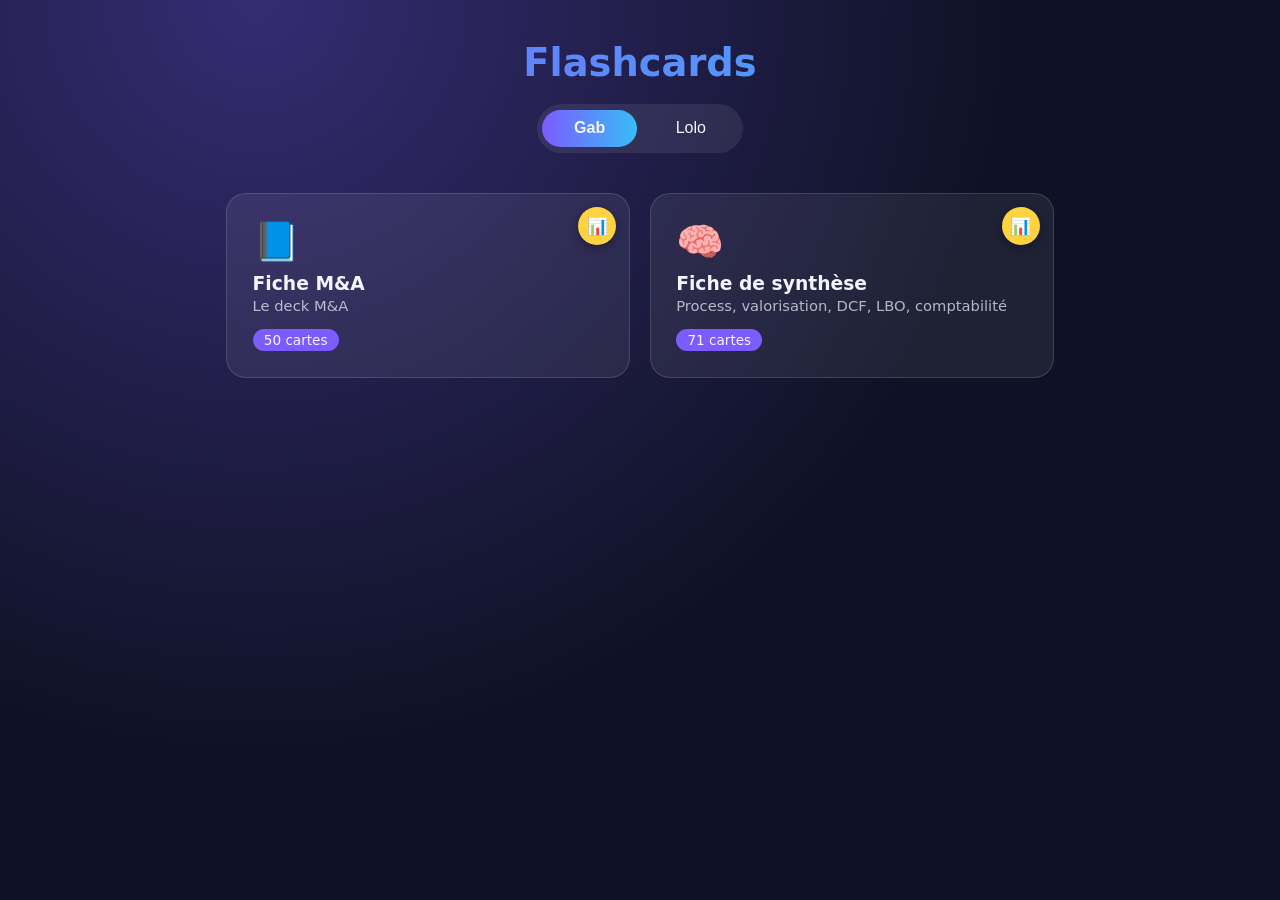
<file: index.html>
<!doctype html>
<html lang="fr">
<head>
<meta charset="utf-8">
<meta name="viewport" content="width=device-width, initial-scale=1">
<title>Flashcards Gab & Lolo</title>
<style>
:root{--bg:#0f1226;--fg:#f4f5ff;--accent:#7c5cff;--accent2:#38bdf8}
body.lolo{--accent:#ff5ca8;--accent2:#ffb35c}
*{box-sizing:border-box}
body{margin:0;min-height:100vh;font-family:system-ui,sans-serif;color:var(--fg);
 background:radial-gradient(circle at 20% 0,color-mix(in srgb,var(--accent) 35%,transparent),transparent 55%),var(--bg);transition:background .4s}
header{text-align:center;padding:2.5rem 1rem 1rem}
h1{margin:0 0 1.2rem;font-size:2.4rem;background:linear-gradient(90deg,var(--accent),var(--accent2));-webkit-background-clip:text;background-clip:text;color:transparent}
.tabs{display:inline-flex;gap:.4rem;background:#ffffff14;padding:.35rem;border-radius:999px}
.tab{border:0;background:none;color:var(--fg);padding:.6rem 2rem;border-radius:999px;font-size:1rem;cursor:pointer}
.tab.active{background:linear-gradient(90deg,var(--accent),var(--accent2));font-weight:600}
main{max-width:860px;margin:0 auto;padding:1.5rem 1rem 3rem}
.panel{display:none;grid-template-columns:repeat(auto-fit,minmax(250px,1fr));gap:1.2rem}
.panel.show{display:grid}
.deck{display:block;text-decoration:none;color:inherit;background:#ffffff12;border:1px solid #ffffff22;border-radius:20px;padding:1.6rem;transition:transform .2s,box-shadow .2s}
.deck:hover{transform:translateY(-4px);box-shadow:0 10px 30px -10px var(--accent)}
.deck .e{font-size:2.4rem}.deck h3{margin:.5rem 0 .2rem}.deck p{margin:0;opacity:.7;font-size:.92rem}
.wrapdeck{position:relative}
.pbtn{position:absolute;top:.9rem;right:.9rem;width:38px;height:38px;border-radius:50%;background:#FFD23F;color:#1a1a1a;display:flex;align-items:center;justify-content:center;text-decoration:none;font-size:1.05rem;box-shadow:0 3px 10px rgba(0,0,0,.35);transition:transform .15s}
.pbtn:hover{transform:scale(1.12)}
.count{display:inline-block;margin-top:.9rem;padding:.2rem .7rem;border-radius:999px;background:var(--accent);font-size:.85rem}
</style>
</head>
<body>
<header>
  <h1>Flashcards</h1>
  <nav class="tabs">
    <button class="tab active" data-p="gab">Gab</button>
    <button class="tab" data-p="lolo">Lolo</button>
  </nav>
</header>
<main>
  <section class="panel show" id="gab">
    <div class="wrapdeck"><a class="deck" href="mna-flashcards.html"><div class="e">📘</div><h3>Fiche M&amp;A</h3><p>Le deck M&amp;A</p><span class="count">50 cartes</span></a><a class="pbtn" href="progression.html?deck=mna" title="Ma progression" aria-label="Voir ma progression">📊</a></div>
    <div class="wrapdeck"><a class="deck" href="synthese-flashcards.html"><div class="e">🧠</div><h3>Fiche de synthèse</h3><p>Process, valorisation, DCF, LBO, comptabilité</p><span class="count">71 cartes</span></a><a class="pbtn" href="progression.html?deck=synthese" title="Ma progression" aria-label="Voir ma progression">📊</a></div>
  </section>
  <section class="panel" id="lolo">
    <div class="wrapdeck"><a class="deck" href="histoire-flashcards.html"><div class="e">🏛️</div><h3>Impérialisme &amp; Nationalisme</h3><p>Histoire</p><span class="count">44 cartes</span></a><a class="pbtn" href="progression.html?deck=histoire" title="Ma progression" aria-label="Voir ma progression">📊</a></div>
    <div class="wrapdeck"><a class="deck" href="geopolitique-1913-flashcards.html"><div class="e">🌍</div><h3>Géopolitique 1913</h3><p>Histoire</p><span class="count">86 cartes</span></a><a class="pbtn" href="progression.html?deck=geo" title="Ma progression" aria-label="Voir ma progression">📊</a></div>
    <div class="wrapdeck"><a class="deck" href="chapitre2-flashcards.html"><div class="e">📜</div><h3>Chapitre 2</h3><p>Tableau géopolitique du monde en 1939</p><span class="count">103 cartes</span></a><a class="pbtn" href="progression.html?deck=ch2" title="Ma progression" aria-label="Voir ma progression">📊</a></div>
    <div class="wrapdeck"><a class="deck" href="totalitarismes-flashcards.html"><div class="e">🏴</div><h3>Régimes totalitaires</h3><p>Italie, Allemagne nazie, URSS</p><span class="count">78 cartes</span></a><a class="pbtn" href="progression.html?deck=tot" title="Ma progression" aria-label="Voir ma progression">📊</a></div>
    <div class="wrapdeck"><a class="deck" href="japon-meiji-flashcards.html"><div class="e">⛩️</div><h3>Japon à l'époque Meiji</h3><p>Une nouvelle puissance en Asie orientale</p><span class="count">45 cartes</span></a><a class="pbtn" href="progression.html?deck=meiji" title="Ma progression" aria-label="Voir ma progression">📊</a></div>
    <div class="wrapdeck"><a class="deck" href="belle-epoque-flashcards.html"><div class="e">🎡</div><h3>France de la Belle Époque</h3><p>Mythe ou réalité ?</p><span class="count">53 cartes</span></a><a class="pbtn" href="progression.html?deck=belle" title="Ma progression" aria-label="Voir ma progression">📊</a></div>
    <div class="wrapdeck"><a class="deck" href="espagnol-vocabulaire-flashcards.html"><div class="e">🐂</div><h3>Espagnol : vocabulaire</h3><p>Politique espagnole & tourisme</p><span class="count">156 cartes</span></a><a class="pbtn" href="progression.html?deck=es" title="Ma progression" aria-label="Voir ma progression">📊</a></div>
    <div class="wrapdeck"><a class="deck" href="espagnol-fr-es-flashcards.html"><div class="e">🔄</div><h3>Espagnol : FR → ES</h3><p>Vocabulaire du français vers l'espagnol</p><span class="count">156 cartes</span></a><a class="pbtn" href="progression.html?deck=es2" title="Ma progression" aria-label="Voir ma progression">📊</a></div>
  </section>
</main>
<script>
function show(p){
  document.querySelectorAll(".tab").forEach(x=>x.classList.toggle("active",x.dataset.p===p));
  document.querySelectorAll(".panel").forEach(x=>x.classList.toggle("show",x.id===p));
  document.body.className=p;
}
if(location.hash==="#lolo"||location.hash==="#gab")show(location.hash.slice(1));
document.querySelectorAll(".tab").forEach(t=>t.onclick=()=>{
  document.querySelectorAll(".tab").forEach(x=>x.classList.toggle("active",x===t));
  document.querySelectorAll(".panel").forEach(p=>p.classList.toggle("show",p.id===t.dataset.p));
  document.body.className=t.dataset.p;
});
</script>
</body>
</html>
</file>
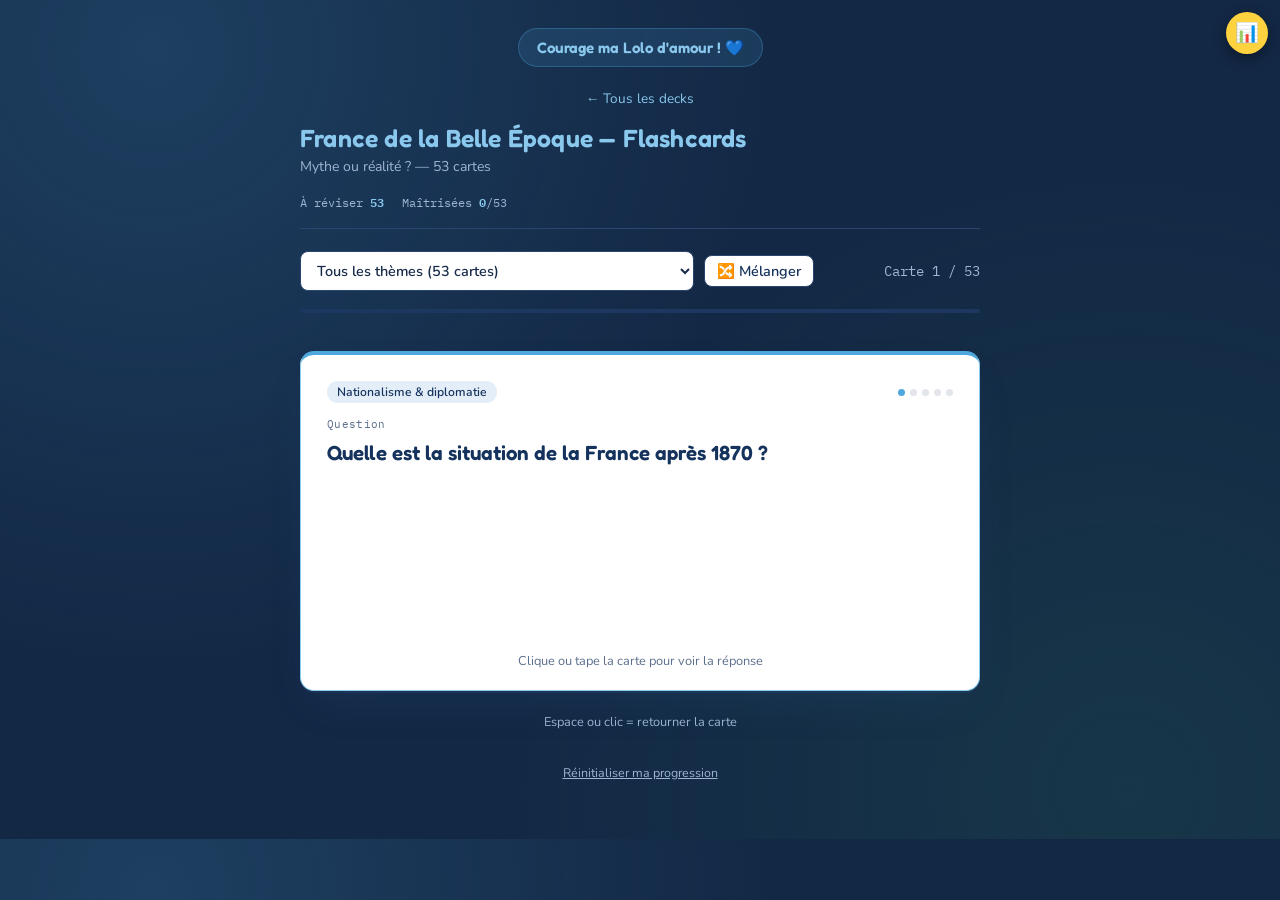
<file: belle-epoque-flashcards.html>
<!DOCTYPE html>
<html lang="fr">
<head>
<meta charset="UTF-8">
<meta name="viewport" content="width=device-width, initial-scale=1, viewport-fit=cover">
<title>France de la Belle Époque — Flashcards</title>
<link rel="preconnect" href="https://fonts.googleapis.com">
<link rel="preconnect" href="https://fonts.gstatic.com" crossorigin>
<link href="https://fonts.googleapis.com/css2?family=Fredoka:wght@500;600;700&family=Nunito:wght@400;500;600;700;800&family=IBM+Plex+Mono:wght@500;600&display=swap" rel="stylesheet">
<style>
  :root{
    --bg:#132845;
    --bg-2:#1C3760;
    --paper:#FFFFFF;
    --paper-2:#F0F5FC;
    --ink:#EAF1FB;
    --ink-muted:#9FB4D4;
    --blue:#4EA8DE;
    --blue-light:#8AC8ED;
    --blue-deep:#15335C;
    --success:#2E8C5B;
    --success-light:#4FAE7B;
    --success-deep:#1C5C3B;
    --coral:#E0654F;
    --coral-light:#EE9280;
    --rule:#2A4570;
    --text-onpaper:#182B4A;
    --text-onpaper-muted:#5C6F8C;
  }
  :root:not([data-theme="light"]){ }
  :root[data-theme="dark"]{ }
  @media (prefers-color-scheme: dark){ :root:not([data-theme="light"]){ } }

  *{ box-sizing:border-box; }
  html{ scroll-padding-top: env(safe-area-inset-top, 0px); }
  body{
    margin:0;
    min-height:100%;
    background:var(--bg);
    color:var(--ink);
    font-family:'Nunito', sans-serif;
    padding-top: env(safe-area-inset-top, 0px);
    padding-bottom: env(safe-area-inset-bottom, 0px);
    background-image:
      radial-gradient(circle at 12% 6%, rgba(78,168,222,0.18), transparent 45%),
      radial-gradient(circle at 88% 94%, rgba(46,140,91,0.14), transparent 45%);
  }

  .wrap{
    max-width:720px;
    margin:0 auto;
    padding:28px 20px 56px;
  }

  .banner-love{
    text-align:center;
    font-family:'Fredoka', sans-serif;
    font-weight:600;
    font-size:0.95rem;
    color:var(--blue-light);
    background:rgba(78,168,222,0.14);
    border:1px solid rgba(78,168,222,0.3);
    border-radius:999px;
    padding:9px 18px;
    margin-bottom:20px;
    display:inline-block;
  }
  .banner-love-row{ text-align:center; }

  header.top{
    display:flex;
    align-items:flex-end;
    justify-content:space-between;
    gap:16px;
    margin-bottom:22px;
    border-bottom:1px solid var(--rule);
    padding-bottom:16px;
    flex-wrap:wrap;
  }
  .title-block h1{
    font-family:'Fredoka', sans-serif;
    font-weight:600;
    font-size:1.55rem;
    margin:0 0 4px;
    color:var(--blue-light);
    letter-spacing:0.2px;
  }
  .title-block p{
    margin:0;
    color:var(--ink-muted);
    font-size:0.88rem;
  }
  .stats{
    display:flex;
    gap:18px;
    font-family:'IBM Plex Mono', monospace;
    font-size:0.78rem;
    color:var(--ink-muted);
    white-space:nowrap;
  }
  .stats b{ color:var(--blue-light); font-weight:600; }

  .controls{
    display:flex;
    align-items:center;
    justify-content:space-between;
    gap:12px;
    margin-bottom:18px;
    flex-wrap:wrap;
  }
  .filter-row{
    display:flex;
    align-items:center;
    gap:10px;
  }
  select{
    background:var(--paper);
    color:var(--text-onpaper);
    border:1px solid var(--rule);
    padding:8px 12px;
    font-family:'Nunito', sans-serif;
    font-weight:600;
    font-size:0.9rem;
    border-radius:8px;
    cursor:pointer;
  }
  .shuffle-btn{
    background:var(--paper);
    color:var(--blue-deep);
    border:1px solid var(--rule);
    padding:8px 12px;
    font-family:'Nunito', sans-serif;
    font-weight:600;
    font-size:0.9rem;
    border-radius:8px;
    cursor:pointer;
    line-height:1;
  }
  .shuffle-btn:hover{ border-color:var(--blue); }
  .counter{
    font-family:'IBM Plex Mono', monospace;
    font-size:0.85rem;
    color:var(--ink-muted);
  }

  .progress-wrap{
    position:relative;
    margin-bottom:6px;
  }
  .progress-track{
    height:4px;
    background:var(--bg-2);
    border-radius:3px;
    overflow:hidden;
  }
  .progress-fill{
    height:100%;
    background:var(--blue);
    width:0%;
    transition:width 0.3s ease;
  }
  .almost-label{
    text-align:right;
    font-family:'Fredoka', sans-serif;
    font-weight:600;
    font-size:0.8rem;
    color:var(--blue-light);
    opacity:0;
    transition:opacity 0.3s ease;
    height:20px;
    margin:5px 0 12px;
  }

  .stage{
    perspective:1600px;
    margin-bottom:22px;
  }
  .card{
    position:relative;
    min-height:340px;
    transform-style:preserve-3d;
    transition:transform 0.5s cubic-bezier(.4,.2,.2,1);
    cursor:pointer;
    touch-action:pan-y;
    user-select:none;
  }
  .card.flipped{ transform:rotateY(180deg); }
  .card.dragging{ transition:none; }
  .card.fly-left{ transition:transform 0.35s ease-in, opacity 0.35s ease-in; opacity:0; }
  .card.fly-right{ transition:transform 0.35s ease-in, opacity 0.35s ease-in; opacity:0; }

  .face{
    position:absolute;
    inset:0;
    backface-visibility:hidden;
    background:var(--paper);
    color:var(--text-onpaper);
    border:1px solid var(--blue-light);
    border-top:4px solid var(--blue);
    border-radius:14px;
    box-shadow:0 18px 40px -16px rgba(46,84,128,0.28), 0 2px 0 rgba(74,127,181,0.10);
    padding:26px 26px 20px;
    display:flex;
    flex-direction:column;
    overflow-y:auto;
    transition:box-shadow 0.2s ease, border-color 0.2s ease;
  }
  .face.back{ transform:rotateY(180deg); background:var(--paper-2); }
  .card.drag-yes .face{ border-color:var(--success); box-shadow:0 18px 40px -16px rgba(76,154,117,0.4); }
  .card.drag-no .face{ border-color:var(--coral); box-shadow:0 18px 40px -16px rgba(224,121,106,0.4); }

  /* Retour visuel du glissement : en dehors de la carte (qui est retournée), donc jamais en miroir */
  .stage{ position:relative; }
  .swipe-flag{
    position:absolute;
    inset:0;
    display:flex;
    align-items:center;
    justify-content:center;
    padding:16px;
    border-radius:16px;
    font-size:1.9rem;
    font-weight:800;
    line-height:1.2;
    text-align:center;
    letter-spacing:0.01em;
    color:#FFFFFF;
    text-shadow:0 2px 8px rgba(0,0,0,0.45);
    opacity:0;
    pointer-events:none;
    z-index:20;
    transform:none;
    transition:opacity 0.1s ease;
  }
  .swipe-flag.yes{ background:rgba(34,150,90,0.78); }
  .swipe-flag.no{ background:rgba(214,60,50,0.78); }

  .face-head{
    display:flex;
    align-items:center;
    justify-content:space-between;
    margin-bottom:14px;
  }
  .tag{
    font-size:0.76rem;
    font-weight:600;
    color:var(--blue-deep);
    background:var(--bg-2);
    background:#E4EEF9;
    padding:3px 10px;
    border-radius:20px;
  }
  .box-dots{ display:flex; gap:5px; }
  .box-dots span{
    width:7px; height:7px; border-radius:50%;
    background:rgba(31,58,92,0.13);
  }
  .box-dots span.filled{ background:var(--blue); }

  .face-label{
    font-family:'IBM Plex Mono', monospace;
    font-size:0.7rem;
    letter-spacing:0.03em;
    color:var(--text-onpaper-muted);
    margin-bottom:8px;
  }
  .q-text{
    font-family:'Fredoka', sans-serif;
    font-weight:600;
    font-size:1.28rem;
    line-height:1.4;
    margin:0;
    color:var(--blue-deep);
  }
  .a-text{
    font-family:'Nunito', sans-serif;
    font-weight:500;
    font-size:1.05rem;
    line-height:1.55;
    margin:0;
  }
  .hint{
    margin-top:auto;
    padding-top:14px;
    font-size:0.8rem;
    color:var(--text-onpaper-muted);
    text-align:center;
  }

  .answer-buttons{
    display:flex;
    gap:8px;
    margin-bottom:10px;
  }
  .answer-buttons button{
    flex:1;
    padding:12px 6px;
    font-family:'Fredoka', sans-serif;
    font-weight:600;
    font-size:0.78rem;
    line-height:1.2;
    white-space:normal;
    border-radius:10px;
    border:1px solid transparent;
    cursor:pointer;
    transition:filter 0.15s ease, transform 0.1s ease;
  }
  .answer-buttons button:hover{ filter:brightness(1.06); }
  .answer-buttons button:active{ transform:scale(0.97); }
  .btn-no{ background:var(--coral); color:#FFF6F4; }
  .btn-mid{ background:var(--bg-2); color:var(--blue-light); border:1px solid var(--blue-light); }
  .btn-yes{ background:var(--success); color:#F3FBF6; }
  .answer-buttons[hidden]{ display:none; }

  .popup-overlay{
    position:fixed;
    inset:0;
    pointer-events:none;
    display:flex;
    align-items:center;
    justify-content:center;
    z-index:60;
  }
  .popup-text{
    font-family:'Fredoka', sans-serif;
    font-weight:700;
    font-size:2.6rem;
    letter-spacing:0.02em;
    opacity:0;
    text-shadow:0 4px 18px rgba(0,0,0,0.35);
    animation:popSpawn 900ms cubic-bezier(.2,.9,.3,1.2) forwards;
    white-space:nowrap;
  }
  @keyframes popSpawn{
    0%{ opacity:0; transform:scale(0.4) rotate(-6deg) translateY(10px); }
    35%{ opacity:1; transform:scale(1.15) rotate(3deg) translateY(-6px); }
    55%{ opacity:1; transform:scale(1) rotate(0deg) translateY(0); }
    85%{ opacity:1; }
    100%{ opacity:0; transform:scale(1) translateY(-30px); }
  }

  .flip-hint-row{
    text-align:center;
    font-family:'Nunito', sans-serif;
    color:var(--ink-muted);
    font-size:0.8rem;
    margin-bottom:26px;
  }

  .done-panel{
    border:1px solid var(--rule);
    background:var(--paper);
    padding:32px 26px;
    text-align:center;
    border-radius:14px;
  }
  .done-panel h2{
    font-family:'Fredoka', sans-serif;
    font-weight:700;
    font-size:1.9rem;
    margin:0 0 10px;
    color:var(--success-deep);
  }
  .done-panel p{ font-family:'Nunito', sans-serif; color:var(--ink-muted); margin:0 0 20px; }
  .done-panel .row{ display:flex; gap:12px; justify-content:center; flex-wrap:wrap; }
  .done-panel button{
    padding:11px 18px;
    background:var(--blue);
    color:#fff;
    border:none;
    font-weight:600;
    font-family:'Nunito', sans-serif;
    border-radius:10px;
    cursor:pointer;
  }
  .done-panel button.ghost{
    background:transparent;
    color:var(--blue-deep);
    border:1px solid var(--blue-light);
  }

  footer.bottom{
    margin-top:30px;
    text-align:center;
  }
  footer.bottom button{
    color:var(--ink-muted);
    font-size:0.78rem;
    text-decoration:underline;
    cursor:pointer;
    background:none;
    border:none;
    font-family:'Nunito', sans-serif;
  }

  @media (max-width:480px){
    .card{ min-height:400px; }
    .q-text{ font-size:1.14rem; }
    header.top{ align-items:flex-start; }
  }
</style>
</head>
<body>
<script src="stats.js" data-deck="belle"></script>
<div class="popup-overlay" id="popupOverlay"></div>

<div class="wrap">

  <div class="banner-love-row"><span class="banner-love">Courage ma Lolo d'amour ! 💙</span></div>
  <div style="text-align:center; margin-bottom:14px;"><a href="index.html" style="color:var(--blue-light); font-family:'Nunito', sans-serif; font-size:0.85rem; text-decoration:none;">← Tous les decks</a></div>

  <header class="top">
    <div class="title-block">
      <h1>France de la Belle Époque — Flashcards</h1>
      <p>Mythe ou réalité ? — 53 cartes</p>
    </div>
    <div class="stats">
      <span>À réviser <b id="statDue">0</b></span>
      <span>Maîtrisées <b id="statMastered">0</b>/<span id="statTotal">53</span></span>
    </div>
  </header>

  <div class="controls">
    <div class="filter-row">
      <select id="blocFilter" aria-label="Filtrer par thème"></select>
      <button class="shuffle-btn" id="shuffleBtn" title="Mélanger l'ordre des cartes">🔀 Mélanger</button>
    </div>
    <div class="counter" id="counter">—</div>
  </div>

  <div class="progress-wrap">
    <div class="progress-track"><div class="progress-fill" id="progressFill"></div></div>
  </div>
  <div class="almost-label" id="almostLabel">Tu y es presque ! 💙</div>

  <div id="stage" class="stage">
    <span class="swipe-flag no" id="flagNo">✗ Mauvaise réponse</span>
    <span class="swipe-flag yes" id="flagYes">✓ Bonne réponse</span>
    <div class="card" id="card" tabindex="0">
      <div class="face front">
        <div class="face-head">
          <span class="tag" id="tagFront">—</span>
          <div class="box-dots" id="dotsFront"></div>
        </div>
        <div class="face-label">Question</div>
        <p class="q-text" id="qText"></p>
        <div class="hint">Clique ou tape la carte pour voir la réponse</div>
      </div>
      <div class="face back">
        <div class="face-head">
          <span class="tag" id="tagBack">—</span>
          <div class="box-dots" id="dotsBack"></div>
        </div>
        <div class="face-label">Réponse</div>
        <p class="a-text" id="aText"></p>
        <div class="hint">Glisse la carte ← → ou utilise les boutons</div>
      </div>
    </div>
  </div>

  <div class="answer-buttons" id="answerButtons" hidden>
    <button class="btn-no" id="btnNo">Pas aujourd'hui, mais demain !</button>
    <button class="btn-mid" id="btnMid">À revoir</button>
    <button class="btn-yes" id="btnYes">TROP FACILE pour LOLOCHE</button>
  </div>
  <div class="flip-hint-row" id="flipHintRow">Espace ou clic = retourner la carte</div>

  <div id="donePanel" class="done-panel" style="display:none;">
    <h2 id="doneTitle">Session terminée</h2>
    <p id="doneText">Toutes les cartes dues ont été révisées.</p>
    <div class="row">
      <button id="btnPractice">Réviser quand même</button>
      <button class="ghost" id="btnAllBlocs">Voir tous les thèmes</button>
    </div>
  </div>

  <footer class="bottom">
    <button id="resetProgress">Réinitialiser ma progression</button>
  </footer>

</div>

<script>
(function(){
  "use strict";

  var CARDS = [
    {id:1,bloc:1,front:"Que désigne l'expression « Belle Époque » et quand s'impose-t-elle ?",back:"Elle s'impose dès 1919 pour désigner l'avant-guerre, qui pouvait concerner 40 millions de Français (en 1900). Son succès populaire est d'autant plus fort que ce temps ancien était « bel et bien révolu » : la brutalité de la Grande Guerre y avait mis fin, et les difficultés de l'après-guerre rendaient le contraste plus concret."},
    {id:2,bloc:1,front:"Quelle est la problématique sur la Belle Époque ?",back:"La Belle Époque est-elle un mythe, une « illusion rétrospective » (H. Bergson), ou une réalité ?"},
    {id:3,bloc:1,front:"Comment caractériser le début du XXe siècle en France ?",back:"Une période de prospérité, de stabilité intérieure, d'innovation technique et artistique et de rayonnement international."},
    {id:4,bloc:1,front:"Quel rang l'économie française occupe-t-elle en 1914 ?",back:"Le 4e rang mondial, avec 6 % de la production totale."},
    {id:5,bloc:1,front:"Qu'est-ce qui soutient la croissance française à partir de 1896 ?",back:"Une phase de hausse des prix mondiaux, qui stimule l'investissement, la recherche, la production et les échanges."},
    {id:6,bloc:1,front:"Quels prix Nobel illustrent les progrès techniques français ?",back:"Deux Nobel de physique (1903 avec Becquerel et Curie, 1908 avec Lippmann) et le Nobel de chimie de Marie Curie (1911)."},
    {id:7,bloc:1,front:"Qu'est-ce que la deuxième révolution industrielle, et quels sont ses secteurs ?",back:"L'époque de la chimie de synthèse, de l'électricité, de l'aluminium et des industries utilisant le moteur à explosion : l'automobile et l'aéronautique."},
    {id:8,bloc:1,front:"Quelle place la France occupe-t-elle dans l'aluminium, la soie artificielle et l'automobile ?",back:"1er producteur mondial d'aluminium et de soie artificielle, 2e producteur d'automobiles."},
    {id:9,bloc:1,front:"Quels repères illustrent l'essor de l'automobile française ?",back:"Louis Renault et les usines de Billancourt, lancement du salon de l'automobile en 1898, naissance des cartes Michelin en 1910 ; la production automobile est multipliée par 20 de 1900 à 1913."},
    {id:10,bloc:1,front:"Quels exploits d'aviateurs font connaître l'aviation française ?",back:"Louis Blériot traverse la Manche (1909) et Roland Garros la Méditerranée (1913)."},
    {id:11,bloc:1,front:"Que se passe-t-il chez Renault et Berliet en 1912-1913 ?",back:"Des grèves, provoquées par l'organisation scientifique du travail (OST) et le chronométrage, qui commencent à s'appliquer dans ces grandes usines (Renault occupe plus de 4 000 ouvriers à Billancourt)."},
    {id:12,bloc:1,front:"Comment les entreprises françaises se regroupent-elles (trusts, cartels, syndicats) ?",back:"Trusts : groupes d'entreprises à direction unique (Schneider, Saint-Gobain, Kuhlmann). Cartels nationaux (aluminium, 1912) et internationaux fixant des prix communs (acier, 1904). « Syndicats » patronaux organisés en groupes de pression, comme l'UIMM."},
    {id:13,bloc:1,front:"Quels secteurs connaissent une croissance rapide et lesquels sont attardés ?",back:"Rapide : la sidérurgie (7,6 % par an). Attardés : les mines et le textile (40 % des travailleurs industriels)."},
    {id:14,bloc:1,front:"Quels événements de 1900 confirment la modernité technologique française ?",back:"L'inauguration du métropolitain en juillet 1900 et l'Exposition universelle de 1900 (plus de 50 millions de visiteurs, 76 000 exposants, palais de la « fée-électricité » comme clou du spectacle)."},
    {id:15,bloc:2,front:"Quels facteurs handicapent l'économie française ?",back:"Un croît démographique faible (faible natalité), un trop faible investissement industriel, la faible modernisation de la marine française (1/4 des navires fonctionnent encore à la voile) et la faible internationalisation des banques."},
    {id:16,bloc:2,front:"Quels secteurs industriels français sont à la traîne ?",back:"Les cuirs et peaux, l'habillement, le textile."},
    {id:17,bloc:2,front:"Que dit-on de l'agriculture française vers 1900-1910 ?",back:"Elle piétine, avec des rendements faibles (13,6 quintaux à l'hectare pour le blé en moyenne de 1901 à 1910), alors qu'elle représente 40 % du produit physique de l'économie française en 1910."},
    {id:18,bloc:2,front:"Pourquoi le protectionnisme (Méline, 1892) est-il jugé nécessaire ?",back:"Pour défendre les produits agricoles français contre la concurrence des pays neufs (qui provoque une baisse des prix depuis 1882-1885), mais aussi pour réserver le marché intérieur et colonial aux industries cotonnières et métallurgiques."},
    {id:19,bloc:2,front:"Quelle mentalité domine dans l'économie française de la Belle Époque ?",back:"Malgré des exceptions brillantes, la mentalité du rentier plutôt que celle de l'entrepreneur."},
    {id:20,bloc:3,front:"Quelle est la répartition ville / campagne en 1900 ?",back:"60 % des Français vivent à la campagne et 40 % à la ville (agglomération d'au moins 2 000 habitants) ; 58 % des actifs sont des agriculteurs."},
    {id:21,bloc:3,front:"Qu'est-ce qui fait l'unité culturelle de la paysannerie ?",back:"Des coutumes locales (fêtes patronales, carnaval, veillées), des valeurs communes (travail, épargne, conquête de l'indépendance par la propriété) et l'uniformité du genre de vie (alimentation, vêtement, logement). Les hiérarchies sociales restent pourtant très fortes dans les villages."},
    {id:22,bloc:3,front:"Comment le monde ouvrier est-il caractérisé ?",back:"Un travail encore proche de l'artisanat, même si les usines se développent ; une condition qui s'améliore (hausse des salaires, meilleure alimentation, législation du travail) ; le grand problème est l'insécurité du travail, liée au chômage saisonnier ; une conscience de classe très inégale."},
    {id:23,bloc:3,front:"Quels sont les droits de grève et de syndicat ?",back:"La grève est légale depuis 1864 (sauf pour les fonctionnaires) ; les syndicats sont légaux depuis 1884 (loi Waldeck-Rousseau)."},
    {id:24,bloc:3,front:"Qu'est-ce que le syndicalisme révolutionnaire ?",back:"Un syndicalisme qui vise à regrouper une minorité résolue de militants, sans chercher de gros effectifs ni d'appareil centralisé ; il compte sur la grève générale ou l'action directe des ouvriers contre leurs patrons plutôt que sur la conquête du pouvoir politique."},
    {id:25,bloc:3,front:"Comment décrire la bourgeoisie de la Belle Époque ?",back:"Un monde étroit : négociants et industriels sont minoritaires. On y trouve surtout des rentiers (560 000 en 1906) et des professions libérales (20 000 médecins, 13 000 pharmaciens, 8 500 notaires, 6 500 avocats), des officiers (31 000), des magistrats et hauts fonctionnaires. Tous sont propriétaires et en tirent des revenus."},
    {id:26,bloc:3,front:"Comment la bourgeoisie se distingue-t-elle par son mode de vie ?",back:"Les familles bourgeoises ont des domestiques (au moins une « bonne ») ; les manières nécessaires à la vie de relation (visites, cercle) ne s'apprennent pas au lycée (arts d'agrément pour les filles, escrime et équitation pour les garçons) ; mais les humanités façonnent une culture commune."},
    {id:27,bloc:3,front:"Comment se fait la mobilité sociale à la Belle Époque ?",back:"Essentiellement par les études : l'école est gratuite, laïque et obligatoire depuis les lois Ferry de 1881-1882."},
    {id:28,bloc:4,front:"Comment évolue le niveau de vie entre 1900 et 1914 ?",back:"Il s'améliore en moyenne : l'alimentation devient plus variée, la consommation s'accroît. Mais le logement reste médiocre pour la majorité (ni égout, ni eau courante, ni électricité) et l'accès à la culture reste l'apanage d'une élite."},
    {id:29,bloc:4,front:"Qu'est-ce que la « civilisation des loisirs » à la Belle Époque ?",back:"La société française la découvre lentement et avec des inégalités. Le sport devient plus populaire mais est souvent associé à l'idéal patriotique (former une jeunesse forte pour combattre les Allemands) ; émerge aussi la culture du grand air (mode des bains de mer, naissance du scoutisme)."},
    {id:30,bloc:4,front:"Comment naît et évolue le cinéma à la Belle Époque ?",back:"Le cinématographe est lancé en 1895 par les frères Lumière. Dès 1896 : premiers documentaires, films de fiction, premiers trucages. Georges Méliès (premier long-métrage sur l'affaire Dreyfus, 1899) est vite étouffé par les industriels Gaumont et Pathé, le cinéma évoluant vers les films de grand spectacle et d'action."},
    {id:31,bloc:4,front:"Pourquoi Paris est-elle la « Ville Lumière » ?",back:"À cause de l'illumination de Paris (parc de réverbères à gaz densifié et modernisé au XIXe siècle) ; l'Exposition universelle de 1900 révèle la « ville Lumière »."},
    {id:32,bloc:4,front:"Comment évoluent les transports publics parisiens ?",back:"La traction hippomobile est remplacée par les tramways électriques dès 1892 et les omnibus automobiles en 1905."},
    {id:33,bloc:4,front:"Que sait-on du métropolitain parisien ?",back:"Grande innovation de la Belle Époque, il façonne une nouvelle géographie de la capitale. Prévue pour aider aux déplacements des athlètes des Jeux olympiques de 1900, la première ligne (porte Maillot – porte de Vincennes) ouvre le 19 juillet 1900. Le succès populaire est immédiat."},
    {id:34,bloc:4,front:"Pourquoi Paris est-elle une capitale culturelle ?",back:"Capitale des avant-gardes (Art Nouveau) et des spectacles : théâtre (Sarah Bernhardt), cabaret (le Chat Noir), artistes (peintres de Montmartre), peintres impressionnistes."},
    {id:35,bloc:5,front:"Quelle est la situation de la France après 1870 ?",back:"Écrasée par la Prusse et humiliée par le traité de Francfort (1871), la France est incapable d'assurer la Revanche."},
    {id:36,bloc:5,front:"Quelle dispute oppose Jules Ferry et Georges Clemenceau ?",back:"La France est déchirée entre ceux qui prônent une politique d'expansion coloniale (Jules Ferry) et ceux qui préfèrent une politique d'alliance européenne pour battre l'Allemagne (Georges Clemenceau)."},
    {id:37,bloc:5,front:"Quelles sont les trois priorités de la diplomatie de Delcassé (1899) ?",back:"Un rapprochement avec la GB (pour ne pas contrarier l'expansion coloniale) ; la poursuite de l'alliance avec la Russie ; un effort en direction de l'Italie, afin de l'empêcher de rejoindre les Empires centraux."},
    {id:38,bloc:5,front:"Qu'est-ce que l'Action française ?",back:"Un mouvement fondé en 1907 par Charles Maurras, dont le fonds de commerce est la menace allemande."},
    {id:39,bloc:5,front:"Que chante Paul Déroulède ?",back:"Le chantre des Provinces perdues (Alsace et Lorraine)."},
    {id:40,bloc:5,front:"Qu'est-ce que la « loi de 3 ans » (1913) ?",back:"Le passage du service militaire de 2 à 3 ans. De grandes manifestations en sa faveur rassemblent des centaines de milliers de personnes, malgré l'hostilité du socialiste Jean Jaurès."},
    {id:41,bloc:5,front:"Qu'est-ce que l'Union sacrée ?",back:"Le ralliement patriotique massif à la guerre, provoqué par l'assassinat de François-Ferdinand qui fait basculer la France en guerre."},
    {id:42,bloc:6,front:"Comment la France étend-elle son empire colonial ?",back:"Soit de manière pacifique, par des traités de protectorat (1880 : Savorgnan de Brazza avec le Makoko, souverain des batéké du Congo ; 1912 : Maroc), soit de manière violente, par des guerres de conquête."},
    {id:43,bloc:6,front:"Quelle est l'ampleur de l'empire colonial français en 1914 ?",back:"De 1875 à 1914, il passe d'1 à 10 millions de km² et de 6 à 50 millions d'habitants : c'est le 2e empire au monde."},
    {id:44,bloc:6,front:"Quels sont les trois grands foyers de l'empire français ?",back:"L'Afrique du Nord (avec la seule colonie de peuplement de la France, l'Algérie) ; l'Afrique noire (trois gouvernements généraux : AOF en 1895, Madagascar en 1897, AEF en 1910) ; l'Indochine, porte ouverte sur la Chine (gouvernement général dès 1887)."},
    {id:45,bloc:6,front:"Pourquoi l'empire est-il un champ d'expansion pour le capitalisme français ?",back:"Tant pour les investissements de capitaux que pour le commerce : la valeur des échanges entre la métropole et les colonies progresse de 100 % entre 1900 et 1913, et les territoires ultramarins assurent des débouchés fondamentaux (Jacques Marseille)."},
    {id:46,bloc:6,front:"Que la France importe-t-elle et exporte-t-elle avec ses colonies ?",back:"Importe : arachides (Sénégal), cacao (Côte d'Ivoire), sucre (Antilles), vin (Algérie), caoutchouc (Indochine), minerais (Nouvelle-Calédonie). Exporte : ciment, locomotives, rails, produits de la sidérurgie et de la métallurgie."},
    {id:47,bloc:6,front:"Où vont les investissements publics dans les colonies ?",back:"Aménagement des villes, ouverture de voies maritimes régulières, construction de ports, routes et chemins de fer (ligne Djibouti-Addis-Abeba, Trans-indochinois)."},
    {id:48,bloc:6,front:"Comment l'opinion française voit-elle la colonisation ?",back:"Globalement favorable. Dès la fin des années 1870, l'idée se développe que la conquête coloniale est un instrument de la grandeur nationale et doit permettre à la France de relever la tête (Jules Ferry : « le recueillement est le chemin de la décadence »)."},
    {id:49,bloc:6,front:"Quels arguments justifient la colonisation ?",back:"Une mission morale et civilisatrice (vantée par Gambetta) ; des raisons économiques portées par les chambres de commerce et lobbys coloniaux (J. Ferry : « la politique coloniale est fille de la politique industrielle »)."},
    {id:50,bloc:6,front:"Qui sont les « héros nationaux » de la colonisation ?",back:"Les artisans de la colonisation : Gallieni, Lyautey, ou le commandant Marchand, qui a résisté aux Anglais à Fachoda en 1898."},
    {id:51,bloc:6,front:"Pourquoi la France coloniale ne s'est-elle pas donné les moyens de ses ambitions ?",back:"À cause de l'insuffisance des investissements publics et privés, de la faiblesse de la concurrence et de l'absence d'administration digne de ce nom, qui expliquent le sous-développement croissant des colonies et la misère des colonisés."},
    {id:52,bloc:6,front:"Qu'est-ce que le code de l'indigénat ?",back:"Un régime juridique d'exception pour les colonisés : réquisitions, travaux forcés, interdiction de réunion… Les droits des indigènes sont bafoués."},
    {id:53,bloc:6,front:"Quels affrontements l'aventure coloniale provoque-t-elle ?",back:"Avec les Anglais sur le Soudan (1898) et surtout avec l'Allemagne au sujet du Maroc (crise de Tanger en 1905, crise d'Agadir en 1911)."}
  ];

  var BLOCS = {
    1:"Problématique & prospérité",
    2:"Ombres et retards de l'économie",
    3:"Clivages sociaux",
    4:"Société de consommation & rayonnement culturel",
    5:"Nationalisme & diplomatie",
    6:"Colonisation & empire"
  };

  var STORAGE_KEY = "belle_epoque_progress_v1";
  var INTERVALS = [0,1,3,7,16]; // days, index = box-1 (box 1..5)

  function todayStr(){
    var d = new Date();
    return d.getFullYear()+"-"+String(d.getMonth()+1).padStart(2,"0")+"-"+String(d.getDate()).padStart(2,"0");
  }
  function addDays(dateStr, n){
    var d = new Date(dateStr+"T00:00:00");
    d.setDate(d.getDate()+n);
    return d.getFullYear()+"-"+String(d.getMonth()+1).padStart(2,"0")+"-"+String(d.getDate()).padStart(2,"0");
  }

  function loadProgress(){
    try{
      var raw = localStorage.getItem(STORAGE_KEY);
      if(!raw) return {};
      var parsed = JSON.parse(raw);
      return (parsed && typeof parsed === "object") ? parsed : {};
    }catch(e){ return {}; }
  }
  function saveProgress(p){
    try{ localStorage.setItem(STORAGE_KEY, JSON.stringify(p)); }
    catch(e){ /* storage unavailable — session continues without persistence */ }
  }

  var progress = loadProgress();
  var today = todayStr();

  function stateFor(cardId){
    var s = progress[cardId];
    if(!s){ s = {box:1, due:today}; }
    return s;
  }

  var blocFilter = document.getElementById("blocFilter");
  var counterEl = document.getElementById("counter");
  var stageEl = document.getElementById("stage");
  var cardEl = document.getElementById("card");
  var qText = document.getElementById("qText");
  var aText = document.getElementById("aText");
  var tagFront = document.getElementById("tagFront");
  var tagBack = document.getElementById("tagBack");
  var dotsFront = document.getElementById("dotsFront");
  var dotsBack = document.getElementById("dotsBack");
  var answerButtons = document.getElementById("answerButtons");
  var flipHintRow = document.getElementById("flipHintRow");
  var btnNo = document.getElementById("btnNo");
  var btnMid = document.getElementById("btnMid");
  var btnYes = document.getElementById("btnYes");
  var donePanel = document.getElementById("donePanel");
  var doneTitle = document.getElementById("doneTitle");
  var doneText = document.getElementById("doneText");
  var btnPractice = document.getElementById("btnPractice");
  var btnAllBlocs = document.getElementById("btnAllBlocs");
  var statDue = document.getElementById("statDue");
  var statMastered = document.getElementById("statMastered");
  var statTotal = document.getElementById("statTotal");
  var resetBtn = document.getElementById("resetProgress");
  var progressFill = document.getElementById("progressFill");
  var almostLabel = document.getElementById("almostLabel");
  var shuffleBtn = document.getElementById("shuffleBtn");
  var flagYes = document.getElementById("flagYes");
  var flagNo = document.getElementById("flagNo");

  statTotal.textContent = CARDS.length;

  var opt = document.createElement("option");
  opt.value = "all"; opt.textContent = "Tous les thèmes (" + CARDS.length + " cartes)";
  blocFilter.appendChild(opt);
  Object.keys(BLOCS).forEach(function(k){
    var count = CARDS.filter(function(c){ return c.bloc == k; }).length;
    var o = document.createElement("option");
    o.value = k;
    o.textContent = BLOCS[k] + " (" + count + ")";
    blocFilter.appendChild(o);
  });

  var queue = [];
  var qIndex = 0;
  var current = null;
  var practiceMode = false;

  function shuffleArray(arr){
    for(var i = arr.length - 1; i > 0; i--){
      var j = Math.floor(Math.random() * (i + 1));
      var tmp = arr[i]; arr[i] = arr[j]; arr[j] = tmp;
    }
    return arr;
  }

  function cardsForFilter(){
    var f = blocFilter.value;
    if(f === "all") return CARDS.slice();
    return CARDS.filter(function(c){ return String(c.bloc) === f; });
  }

  function buildQueue(forcePractice){
    var pool = cardsForFilter();
    var list;
    if(forcePractice){
      list = pool.slice();
    }else{
      list = pool.filter(function(c){
        var s = stateFor(c.id);
        return s.due <= today;
      });
    }
    shuffleArray(list);
    queue = list;
    qIndex = 0;
    practiceMode = !!forcePractice;
  }

  function updateStats(){
    var pool = cardsForFilter();
    var dueCount = pool.filter(function(c){ return stateFor(c.id).due <= today; }).length;
    var masteredCount = pool.filter(function(c){ return stateFor(c.id).box >= 5; }).length;
    statDue.textContent = dueCount;
    statMastered.textContent = masteredCount;
    statTotal.textContent = pool.length;
  }

  function renderDots(container, box){
    container.innerHTML = "";
    for(var i=1;i<=5;i++){
      var s = document.createElement("span");
      if(i <= box) s.className = "filled";
      container.appendChild(s);
    }
  }

  function showCard(){
    if(qIndex >= queue.length){
      showDone();
      return;
    }
    current = queue[qIndex];
    var s = stateFor(current.id);
    cardEl.classList.remove("flipped");
    qText.textContent = current.front;
    aText.textContent = current.back;
    var label = BLOCS[current.bloc];
    tagFront.textContent = label;
    tagBack.textContent = label;
    renderDots(dotsFront, s.box);
    renderDots(dotsBack, s.box);
    answerButtons.hidden = true;
    flipHintRow.style.display = "block";
    counterEl.textContent = "Carte " + (qIndex+1) + " / " + queue.length + (practiceMode ? " · révision libre" : "");
    stageEl.style.display = "block";
    donePanel.style.display = "none";
    var pct = queue.length ? Math.round((qIndex/queue.length)*100) : 0;
    progressFill.style.width = pct + "%";
    almostLabel.style.opacity = (pct >= 70 && pct < 100) ? 1 : 0;
    cardEl.style.transform = "";
    cardEl.classList.remove("fly-left","fly-right","dragging","drag-yes","drag-no");
  }

  function showDone(){
    stageEl.style.display = "none";
    answerButtons.hidden = true;
    flipHintRow.style.display = "none";
    counterEl.textContent = "";
    donePanel.style.display = "block";
    progressFill.style.width = "100%";
    almostLabel.style.opacity = 0;
    doneTitle.textContent = "BRAVOOO ! 🎉";
    if(practiceMode){
      doneText.textContent = "T'as tout repassé en révision libre, Lolo — t'assures ! 💙";
    }else{
      doneText.textContent = "T'as fini toutes les cartes du jour. On est trop fiers de toi ! 💙";
    }
    updateStats();
  }

  function flip(){
    if(!current) return;
    var willShowBack = !cardEl.classList.contains("flipped");
    cardEl.classList.toggle("flipped");
    if(willShowBack){
      answerButtons.hidden = false;
      flipHintRow.style.display = "none";
    }else{
      answerButtons.hidden = true;
      flipHintRow.style.display = "block";
    }
  }

  var popupOverlay = document.getElementById("popupOverlay");

  function spawnPopup(text, color){
    var el = document.createElement("div");
    el.className = "popup-text";
    el.textContent = text;
    el.style.color = color;
    popupOverlay.innerHTML = "";
    popupOverlay.appendChild(el);
    setTimeout(function(){
      if(el.parentNode) el.parentNode.removeChild(el);
    }, 900);
  }

  function answer(kind){
    if(!current) return;
    if(window.FCStats) FCStats.log("belle", current, arguments[0], BLOCS[current.bloc]);
    var s = stateFor(current.id);
    if(kind === "yes"){
      s.box = Math.min(5, s.box + 1);
      s.due = addDays(today, INTERVALS[s.box - 1]);
      spawnPopup("VAMOSSS 🔥", "#4FAE7B");
    }else if(kind === "mid"){
      s.due = addDays(today, 1);
    }else{
      s.box = 1;
      s.due = addDays(today, INTERVALS[0]);
      spawnPopup("Next time :)", "#EE9280");
    }
    progress[current.id] = s;
    saveProgress(progress);
    qIndex++;
    updateStats();
    showCard();
  }

  var dragState = null;
  var DRAG_THRESHOLD = 90;

  function onPointerDown(e){
    if(answerButtons.hidden) return;
    var point = (e.touches && e.touches[0]) || e;
    dragState = { startX: point.clientX, dx: 0, moved:false, pointerId: e.pointerId };
    cardEl.classList.add("dragging");
    try{ if(e.pointerId !== undefined) cardEl.setPointerCapture(e.pointerId); }catch(err){}
  }
  function onPointerMove(e){
    if(!dragState) return;
    var point = (e.touches && e.touches[0]) || e;
    dragState.dx = point.clientX - dragState.startX;
    if(Math.abs(dragState.dx) > 4) dragState.moved = true;
    var rot = dragState.dx / 18;
    cardEl.style.transform = "rotateY(180deg) translateX(" + dragState.dx + "px) rotate(" + (-rot) + "deg)";
    cardEl.classList.toggle("drag-yes", dragState.dx > 30);
    cardEl.classList.toggle("drag-no", dragState.dx < -30);
    flagYes.style.opacity = dragState.dx > 30 ? Math.min(1,(dragState.dx-30)/60) : 0;
    flagNo.style.opacity = dragState.dx < -30 ? Math.min(1,(-dragState.dx-30)/60) : 0;
    if(e.cancelable) e.preventDefault();
  }
  function onPointerUp(){
    if(!dragState) return;
    cardEl.classList.remove("dragging");
    var dx = dragState.dx;
    var wasDrag = dragState.moved;
    dragState = null;
    flagYes.style.opacity = 0;
    flagNo.style.opacity = 0;
    if(Math.abs(dx) > DRAG_THRESHOLD){
      var flyRight = dx > 0;
      cardEl.classList.add(flyRight ? "fly-right" : "fly-left");
      cardEl.style.transform = "rotateY(180deg) translateX(" + (flyRight ? 900 : -900) + "px) rotate(" + (flyRight ? 20 : -20) + "deg)";
      setTimeout(function(){ answer(flyRight ? "yes" : "no"); }, 320);
    }else{
      cardEl.classList.remove("drag-yes","drag-no");
      cardEl.style.transform = "";
    }
    if(wasDrag){
      cardEl.addEventListener("click", function swallow(ev){ ev.stopPropagation(); cardEl.removeEventListener("click", swallow, true); }, {capture:true, once:true});
    }
  }

  cardEl.addEventListener("pointerdown", onPointerDown);
  cardEl.addEventListener("pointermove", onPointerMove);
  cardEl.addEventListener("pointerup", onPointerUp);
  cardEl.addEventListener("pointercancel", onPointerUp);
  cardEl.addEventListener("pointerleave", function(){ if(dragState) onPointerUp(); });

  cardEl.addEventListener("click", flip);
  cardEl.addEventListener("keydown", function(e){
    if(e.code === "Space" || e.key === "Enter"){ e.preventDefault(); flip(); }
  });
  document.addEventListener("keydown", function(e){
    var backVisible = !answerButtons.hidden;
    if(!backVisible) return;
    if(e.key === "ArrowRight"){ e.preventDefault(); answer("yes"); }
    if(e.key === "ArrowLeft"){ e.preventDefault(); answer("no"); }
    if(e.key === "ArrowUp"){ e.preventDefault(); answer("mid"); }
  });
  btnNo.addEventListener("click", function(){ answer("no"); });
  btnMid.addEventListener("click", function(){ answer("mid"); });
  btnYes.addEventListener("click", function(){ answer("yes"); });

  blocFilter.addEventListener("change", function(){
    buildQueue(false);
    updateStats();
    showCard();
  });

  shuffleBtn.addEventListener("click", function(){
    var remaining = queue.slice(qIndex);
    shuffleArray(remaining);
    queue = queue.slice(0, qIndex).concat(remaining);
    showCard();
  });

  btnPractice.addEventListener("click", function(){
    buildQueue(true);
    showCard();
  });
  btnAllBlocs.addEventListener("click", function(){
    blocFilter.value = "all";
    buildQueue(false);
    updateStats();
    showCard();
  });

  resetBtn.addEventListener("click", function(){
    if(confirm("Réinitialiser toute ta progression sur ces 53 cartes ?")){
      progress = {};
      saveProgress(progress);
      today = todayStr();
      buildQueue(false);
      updateStats();
      showCard();
    }
  });

  buildQueue(false);
  updateStats();
  showCard();
})();
</script>
</body>
</html>
</file>
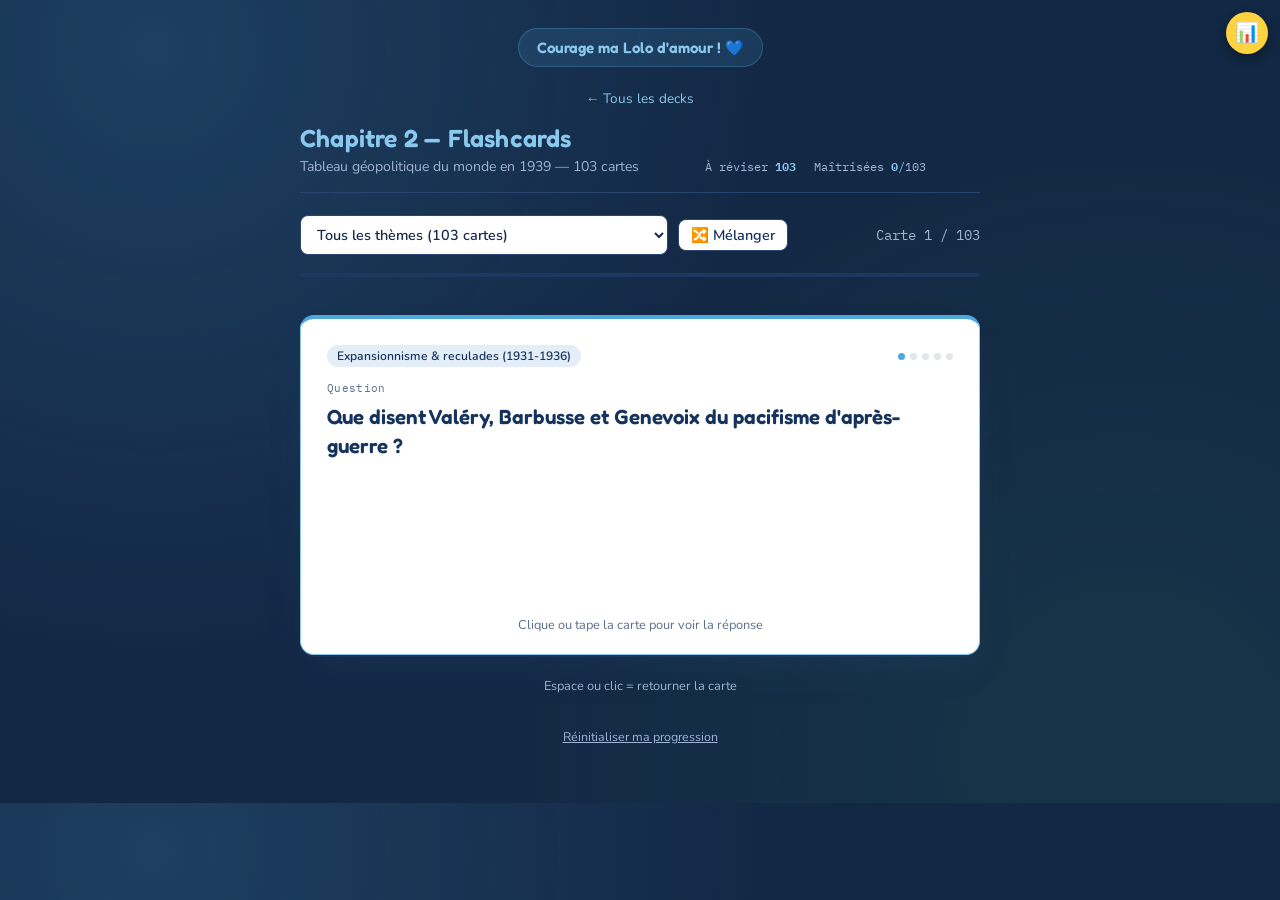
<file: chapitre2-flashcards.html>
<!DOCTYPE html>
<html lang="fr">
<head>
<meta charset="UTF-8">
<meta name="viewport" content="width=device-width, initial-scale=1, viewport-fit=cover">
<title>Chapitre 2 — Flashcards</title>
<link rel="preconnect" href="https://fonts.googleapis.com">
<link rel="preconnect" href="https://fonts.gstatic.com" crossorigin>
<link href="https://fonts.googleapis.com/css2?family=Fredoka:wght@500;600;700&family=Nunito:wght@400;500;600;700;800&family=IBM+Plex+Mono:wght@500;600&display=swap" rel="stylesheet">
<style>
  :root{
    --bg:#132845;
    --bg-2:#1C3760;
    --paper:#FFFFFF;
    --paper-2:#F0F5FC;
    --ink:#EAF1FB;
    --ink-muted:#9FB4D4;
    --blue:#4EA8DE;
    --blue-light:#8AC8ED;
    --blue-deep:#15335C;
    --success:#2E8C5B;
    --success-light:#4FAE7B;
    --success-deep:#1C5C3B;
    --coral:#E0654F;
    --coral-light:#EE9280;
    --rule:#2A4570;
    --text-onpaper:#182B4A;
    --text-onpaper-muted:#5C6F8C;
  }
  :root:not([data-theme="light"]){ }
  :root[data-theme="dark"]{ }
  @media (prefers-color-scheme: dark){ :root:not([data-theme="light"]){ } }

  *{ box-sizing:border-box; }
  html{ scroll-padding-top: env(safe-area-inset-top, 0px); }
  body{
    margin:0;
    min-height:100%;
    background:var(--bg);
    color:var(--ink);
    font-family:'Nunito', sans-serif;
    padding-top: env(safe-area-inset-top, 0px);
    padding-bottom: env(safe-area-inset-bottom, 0px);
    background-image:
      radial-gradient(circle at 12% 6%, rgba(78,168,222,0.18), transparent 45%),
      radial-gradient(circle at 88% 94%, rgba(46,140,91,0.14), transparent 45%);
  }

  .wrap{
    max-width:720px;
    margin:0 auto;
    padding:28px 20px 56px;
  }

  .banner-love{
    text-align:center;
    font-family:'Fredoka', sans-serif;
    font-weight:600;
    font-size:0.95rem;
    color:var(--blue-light);
    background:rgba(78,168,222,0.14);
    border:1px solid rgba(78,168,222,0.3);
    border-radius:999px;
    padding:9px 18px;
    margin-bottom:20px;
    display:inline-block;
  }
  .banner-love-row{ text-align:center; }

  header.top{
    display:flex;
    align-items:flex-end;
    justify-content:space-between;
    gap:16px;
    margin-bottom:22px;
    border-bottom:1px solid var(--rule);
    padding-bottom:16px;
    flex-wrap:wrap;
  }
  .title-block h1{
    font-family:'Fredoka', sans-serif;
    font-weight:600;
    font-size:1.55rem;
    margin:0 0 4px;
    color:var(--blue-light);
    letter-spacing:0.2px;
  }
  .title-block p{
    margin:0;
    color:var(--ink-muted);
    font-size:0.88rem;
  }
  .stats{
    display:flex;
    gap:18px;
    font-family:'IBM Plex Mono', monospace;
    font-size:0.78rem;
    color:var(--ink-muted);
    white-space:nowrap;
  }
  .stats b{ color:var(--blue-light); font-weight:600; }

  .controls{
    display:flex;
    align-items:center;
    justify-content:space-between;
    gap:12px;
    margin-bottom:18px;
    flex-wrap:wrap;
  }
  .filter-row{
    display:flex;
    align-items:center;
    gap:10px;
  }
  select{
    background:var(--paper);
    color:var(--text-onpaper);
    border:1px solid var(--rule);
    padding:8px 12px;
    font-family:'Nunito', sans-serif;
    font-weight:600;
    font-size:0.9rem;
    border-radius:8px;
    cursor:pointer;
  }
  .shuffle-btn{
    background:var(--paper);
    color:var(--blue-deep);
    border:1px solid var(--rule);
    padding:8px 12px;
    font-family:'Nunito', sans-serif;
    font-weight:600;
    font-size:0.9rem;
    border-radius:8px;
    cursor:pointer;
    line-height:1;
  }
  .shuffle-btn:hover{ border-color:var(--blue); }
  .counter{
    font-family:'IBM Plex Mono', monospace;
    font-size:0.85rem;
    color:var(--ink-muted);
  }

  .progress-wrap{
    position:relative;
    margin-bottom:6px;
  }
  .progress-track{
    height:4px;
    background:var(--bg-2);
    border-radius:3px;
    overflow:hidden;
  }
  .progress-fill{
    height:100%;
    background:var(--blue);
    width:0%;
    transition:width 0.3s ease;
  }
  .almost-label{
    text-align:right;
    font-family:'Fredoka', sans-serif;
    font-weight:600;
    font-size:0.8rem;
    color:var(--blue-light);
    opacity:0;
    transition:opacity 0.3s ease;
    height:20px;
    margin:5px 0 12px;
  }

  .stage{
    perspective:1600px;
    margin-bottom:22px;
  }
  .card{
    position:relative;
    min-height:340px;
    transform-style:preserve-3d;
    transition:transform 0.5s cubic-bezier(.4,.2,.2,1);
    cursor:pointer;
    touch-action:pan-y;
    user-select:none;
  }
  .card.flipped{ transform:rotateY(180deg); }
  .card.dragging{ transition:none; }
  .card.fly-left{ transition:transform 0.35s ease-in, opacity 0.35s ease-in; opacity:0; }
  .card.fly-right{ transition:transform 0.35s ease-in, opacity 0.35s ease-in; opacity:0; }

  .face{
    position:absolute;
    inset:0;
    backface-visibility:hidden;
    background:var(--paper);
    color:var(--text-onpaper);
    border:1px solid var(--blue-light);
    border-top:4px solid var(--blue);
    border-radius:14px;
    box-shadow:0 18px 40px -16px rgba(46,84,128,0.28), 0 2px 0 rgba(74,127,181,0.10);
    padding:26px 26px 20px;
    display:flex;
    flex-direction:column;
    overflow-y:auto;
    transition:box-shadow 0.2s ease, border-color 0.2s ease;
  }
  .face.back{ transform:rotateY(180deg); background:var(--paper-2); }
  .card.drag-yes .face{ border-color:var(--success); box-shadow:0 18px 40px -16px rgba(76,154,117,0.4); }
  .card.drag-no .face{ border-color:var(--coral); box-shadow:0 18px 40px -16px rgba(224,121,106,0.4); }

  /* Retour visuel du glissement : en dehors de la carte (qui est retournée), donc jamais en miroir */
  .stage{ position:relative; }
  .swipe-flag{
    position:absolute;
    inset:0;
    display:flex;
    align-items:center;
    justify-content:center;
    padding:16px;
    border-radius:16px;
    font-size:1.9rem;
    font-weight:800;
    line-height:1.2;
    text-align:center;
    letter-spacing:0.01em;
    color:#FFFFFF;
    text-shadow:0 2px 8px rgba(0,0,0,0.45);
    opacity:0;
    pointer-events:none;
    z-index:20;
    transform:none;
    transition:opacity 0.1s ease;
  }
  .swipe-flag.yes{ background:rgba(34,150,90,0.78); }
  .swipe-flag.no{ background:rgba(214,60,50,0.78); }

  .face-head{
    display:flex;
    align-items:center;
    justify-content:space-between;
    margin-bottom:14px;
  }
  .tag{
    font-size:0.76rem;
    font-weight:600;
    color:var(--blue-deep);
    background:var(--bg-2);
    background:#E4EEF9;
    padding:3px 10px;
    border-radius:20px;
  }
  .box-dots{ display:flex; gap:5px; }
  .box-dots span{
    width:7px; height:7px; border-radius:50%;
    background:rgba(31,58,92,0.13);
  }
  .box-dots span.filled{ background:var(--blue); }

  .face-label{
    font-family:'IBM Plex Mono', monospace;
    font-size:0.7rem;
    letter-spacing:0.03em;
    color:var(--text-onpaper-muted);
    margin-bottom:8px;
  }
  .q-text{
    font-family:'Fredoka', sans-serif;
    font-weight:600;
    font-size:1.28rem;
    line-height:1.4;
    margin:0;
    color:var(--blue-deep);
  }
  .a-text{
    font-family:'Nunito', sans-serif;
    font-weight:500;
    font-size:1.05rem;
    line-height:1.55;
    margin:0;
  }
  .hint{
    margin-top:auto;
    padding-top:14px;
    font-size:0.8rem;
    color:var(--text-onpaper-muted);
    text-align:center;
  }

  .answer-buttons{
    display:flex;
    gap:8px;
    margin-bottom:10px;
  }
  .answer-buttons button{
    flex:1;
    padding:12px 6px;
    font-family:'Fredoka', sans-serif;
    font-weight:600;
    font-size:0.78rem;
    line-height:1.2;
    white-space:normal;
    border-radius:10px;
    border:1px solid transparent;
    cursor:pointer;
    transition:filter 0.15s ease, transform 0.1s ease;
  }
  .answer-buttons button:hover{ filter:brightness(1.06); }
  .answer-buttons button:active{ transform:scale(0.97); }
  .btn-no{ background:var(--coral); color:#FFF6F4; }
  .btn-mid{ background:var(--bg-2); color:var(--blue-light); border:1px solid var(--blue-light); }
  .btn-yes{ background:var(--success); color:#F3FBF6; }
  .answer-buttons[hidden]{ display:none; }

  .popup-overlay{
    position:fixed;
    inset:0;
    pointer-events:none;
    display:flex;
    align-items:center;
    justify-content:center;
    z-index:60;
  }
  .popup-text{
    font-family:'Fredoka', sans-serif;
    font-weight:700;
    font-size:2.6rem;
    letter-spacing:0.02em;
    opacity:0;
    text-shadow:0 4px 18px rgba(0,0,0,0.35);
    animation:popSpawn 900ms cubic-bezier(.2,.9,.3,1.2) forwards;
    white-space:nowrap;
  }
  @keyframes popSpawn{
    0%{ opacity:0; transform:scale(0.4) rotate(-6deg) translateY(10px); }
    35%{ opacity:1; transform:scale(1.15) rotate(3deg) translateY(-6px); }
    55%{ opacity:1; transform:scale(1) rotate(0deg) translateY(0); }
    85%{ opacity:1; }
    100%{ opacity:0; transform:scale(1) translateY(-30px); }
  }

  .flip-hint-row{
    text-align:center;
    font-family:'Nunito', sans-serif;
    color:var(--ink-muted);
    font-size:0.8rem;
    margin-bottom:26px;
  }

  .done-panel{
    border:1px solid var(--rule);
    background:var(--paper);
    padding:32px 26px;
    text-align:center;
    border-radius:14px;
  }
  .done-panel h2{
    font-family:'Fredoka', sans-serif;
    font-weight:700;
    font-size:1.9rem;
    margin:0 0 10px;
    color:var(--success-deep);
  }
  .done-panel p{ font-family:'Nunito', sans-serif; color:var(--ink-muted); margin:0 0 20px; }
  .done-panel .row{ display:flex; gap:12px; justify-content:center; flex-wrap:wrap; }
  .done-panel button{
    padding:11px 18px;
    background:var(--blue);
    color:#fff;
    border:none;
    font-weight:600;
    font-family:'Nunito', sans-serif;
    border-radius:10px;
    cursor:pointer;
  }
  .done-panel button.ghost{
    background:transparent;
    color:var(--blue-deep);
    border:1px solid var(--blue-light);
  }

  footer.bottom{
    margin-top:30px;
    text-align:center;
  }
  footer.bottom button{
    color:var(--ink-muted);
    font-size:0.78rem;
    text-decoration:underline;
    cursor:pointer;
    background:none;
    border:none;
    font-family:'Nunito', sans-serif;
  }

  @media (max-width:480px){
    .card{ min-height:400px; }
    .q-text{ font-size:1.14rem; }
    header.top{ align-items:flex-start; }
  }
</style>
</head>
<body>
<script src="stats.js" data-deck="ch2"></script>
<div class="popup-overlay" id="popupOverlay"></div>

<div class="wrap">

  <div class="banner-love-row"><span class="banner-love">Courage ma Lolo d'amour ! 💙</span></div>
  <div style="text-align:center; margin-bottom:14px;"><a href="index.html" style="color:var(--blue-light); font-family:'Nunito', sans-serif; font-size:0.85rem; text-decoration:none;">← Tous les decks</a></div>

  <header class="top">
    <div class="title-block">
      <h1>Chapitre 2 — Flashcards</h1>
      <p>Tableau géopolitique du monde en 1939 — 103 cartes</p>
    </div>
    <div class="stats">
      <span>À réviser <b id="statDue">0</b></span>
      <span>Maîtrisées <b id="statMastered">0</b>/<span id="statTotal">103</span></span>
    </div>
  </header>

  <div class="controls">
    <div class="filter-row">
      <select id="blocFilter" aria-label="Filtrer par thème"></select>
      <button class="shuffle-btn" id="shuffleBtn" title="Mélanger l'ordre des cartes">🔀 Mélanger</button>
    </div>
    <div class="counter" id="counter">—</div>
  </div>

  <div class="progress-wrap">
    <div class="progress-track"><div class="progress-fill" id="progressFill"></div></div>
  </div>
  <div class="almost-label" id="almostLabel">Tu y es presque ! 💙</div>

  <div id="stage" class="stage">
    <span class="swipe-flag no" id="flagNo">✗ Mauvaise réponse</span>
    <span class="swipe-flag yes" id="flagYes">✓ Bonne réponse</span>
    <div class="card" id="card" tabindex="0">
      <div class="face front">
        <div class="face-head">
          <span class="tag" id="tagFront">—</span>
          <div class="box-dots" id="dotsFront"></div>
        </div>
        <div class="face-label">Question</div>
        <p class="q-text" id="qText"></p>
        <div class="hint">Clique ou tape la carte pour voir la réponse</div>
      </div>
      <div class="face back">
        <div class="face-head">
          <span class="tag" id="tagBack">—</span>
          <div class="box-dots" id="dotsBack"></div>
        </div>
        <div class="face-label">Réponse</div>
        <p class="a-text" id="aText"></p>
        <div class="hint">Glisse la carte ← → ou utilise les boutons</div>
      </div>
    </div>
  </div>

  <div class="answer-buttons" id="answerButtons" hidden>
    <button class="btn-no" id="btnNo">Pas aujourd'hui, mais demain !</button>
    <button class="btn-mid" id="btnMid">À revoir</button>
    <button class="btn-yes" id="btnYes">TROP FACILE pour LOLOCHE</button>
  </div>
  <div class="flip-hint-row" id="flipHintRow">Espace ou clic = retourner la carte</div>

  <div id="donePanel" class="done-panel" style="display:none;">
    <h2 id="doneTitle">Session terminée</h2>
    <p id="doneText">Toutes les cartes dues ont été révisées.</p>
    <div class="row">
      <button id="btnPractice">Réviser quand même</button>
      <button class="ghost" id="btnAllBlocs">Voir tous les thèmes</button>
    </div>
  </div>

  <footer class="bottom">
    <button id="resetProgress">Réinitialiser ma progression</button>
  </footer>

</div>

<script>
(function(){
  "use strict";

  var CARDS = [
    {id:1,bloc:1,front:"Quelle est l'accroche du chapitre (deux événements de 1933) ?",back:"30 janvier 1933 : Hitler est nommé chancelier par Hindenburg → un régime totalitaire, l'inverse de la démocratie libérale voulue par les vainqueurs de 1918. Juin-juillet 1933 : la conférence de Londres (66 pays) échoue à trouver une solution concertée à la crise → un monde cloisonné et protectionniste, l'inverse du libéralisme."},
    {id:2,bloc:1,front:"Quelle est la problématique du chapitre 2 ?",back:"Pourquoi le nouvel ordre politique, économique et diplomatique libéral fondé à la fin de la 1re GM entre-t-il en crise dans les années 1930, alors qu'on le croyait solidement établi ?"},
    {id:3,bloc:1,front:"Définis l'ordre international.",back:"L'état du système international lorsqu'il est momentanément à l'abri d'une guerre générale : il est stable."},
    {id:4,bloc:1,front:"Définis la crise.",back:"Un événement brutal, radical, qui remet en question un dogme ou une situation antérieure que l'on croyait solidement établie."},
    {id:5,bloc:1,front:"Quelles sont les deux conceptions de l'ordre international (1815 et après 1918) ?",back:"1815 (congrès de Vienne, Metternich) : l'ordre vient de l'équilibre des puissances et de la diplomatie des congrès. Après 1918 : l'ordre vient de l'égalité de droit des États — vision plus idéaliste, incarnée par W. Wilson (légitimité, droit, libéralisme, paix, sécurité collective, démocratie, ouverture)."},
    {id:6,bloc:1,front:"Comment caractériser le monde de 1939 par opposition à l'ordre wilsonien ?",back:"Autoritarisme, totalitarisme, cloisonnement, fermeture voire autarcie, bellicisme, expansionnisme, nationalisme, révisionnisme, force : les États ne sont plus à l'abri d'une guerre totale."},
    {id:7,bloc:2,front:"Quel système monétaire la conférence de Gênes (1922) met-elle en place ?",back:"Le Gold Exchange Standard : parités fixes, mais seules certaines monnaies centrales sont convertibles en or ($, Reichsmark 1924, £ 1925, franc Poincaré 1928). Système plus souple ; le $ devient dominant (la Fed détient plus de la moitié du stock d'or mondial)."},
    {id:8,bloc:2,front:"Quelles difficultés rencontre le « retour à la normale » (back to normalcy) après la 1re GM ?",back:"Crises de reconversion (économie de guerre → économie de paix), inflation en Europe continentale (planche à billets, emprunts), réparations colossales à payer par l'Allemagne, dettes interalliées de la France et de la GB envers les États-Unis."},
    {id:9,bloc:2,front:"Pourquoi la stabilisation des années 1920 n'est-elle qu'apparente ?",back:"Elle repose sur les « Roaring Twenties » (consommation de masse, Ford T, croissance de 4-5 %/an, concentrations et cartels) mais le commerce reprend faiblement et le protectionnisme américain persiste (tarif Fordney-McCumber, 1922)."},
    {id:10,bloc:2,front:"Quelles sont les deux fragilités de la croissance qui préparent la crise de 1929 ?",back:"La surproduction (agricole et automobile : offre > demande) et une bulle spéculative : Dow Jones +250 %, 4/5 des actions achetées à crédit."},
    {id:11,bloc:2,front:"Quels signaux précèdent le krach de 1929 ?",back:"Août 1929 : la Fed relève ses taux ; les actionnaires constatent que les dividendes sont très inférieurs à la valeur des titres ; faillites isolées (Hatry, Londres) → réaction moutonnière et ventes massives : le libéralisme dans ce qu'il a d'excessif et de non contrôlé."},
    {id:12,bloc:2,front:"Que dit Paul Claudel de la crise, et dans quelle œuvre ?",back:"Ambassadeur à Washington, témoin direct de la bulle puis du krach, il écrit La Crise. Correspondance diplomatique, Amérique 1927-1937 et parle d'« une crise de papier »."},
    {id:13,bloc:2,front:"Que s'est-il passé le jeudi 24 octobre 1929 ?",back:"Le « jeudi noir » : 12 millions d'actions vendues sans acheteurs → krach. De 1929 à 1932, le Dow Jones perd 90 % et 5 millions de spéculateurs sont ruinés."},
    {id:14,bloc:2,front:"Décris l'enchaînement qui transforme le krach en crise économique et sociale.",back:"Krach → chute du capital des entreprises et faillites bancaires → restriction du crédit → baisse de la production et faillites industrielles → déflation (prix industriels −1/3, agricoles −1/2) → chômage de masse (3 % → 25 %) → baisse de la consommation… : spirale financière, économique puis sociale."},
    {id:15,bloc:2,front:"Comment la crise se diffuse-t-elle au monde par le circuit financier ?",back:"Les États-Unis, 1ers créanciers du monde, rapatrient leurs capitaux : le circuit US → Allemagne (prêts) → réparations → Entente → dettes de guerre → US se rompt. Mai 1931 : faillite du Kredit Anstalt (Vienne) ; juillet 1931 : crise bancaire allemande ; septembre 1931 : la GB suspend la convertibilité de la £ → crise du système de Gênes."},
    {id:16,bloc:2,front:"Comment la crise se diffuse-t-elle par le commerce ?",back:"Par le protectionnisme en cascade : tarif Hawley-Smoot (juin 1930), France et Italie (1931), GB (Import Duties Act puis accords d'Ottawa 1932, préférence impériale). Clearing, dumping, dévaluations : guerres commerciales et commerce mondial −60 % en valeur (1929-1935)."},
    {id:17,bloc:2,front:"Dévaluation ou dépréciation : quelle différence ?",back:"La dévaluation est une baisse volontaire de la valeur de la monnaie nationale (pour relancer les exportations et freiner les importations). La dépréciation est une baisse subie sur le marché."},
    {id:18,bloc:2,front:"Qu'est-ce que le clearing ?",back:"Des échanges bilatéraux compensés sans mouvement de devises, une sorte de troc organisé (ex. charbon et pommes de terre polonais contre machines à coudre allemandes)."},
    {id:19,bloc:2,front:"En quoi le monde est-il fragmenté dès 1933 ?",back:"Cloisonnement monétaire (blocs sterling, or, $, yen, mark). Choc inégal : les empires coloniaux l'amortissent, l'Europe centrale est très touchée, l'Amérique latine durement frappée, l'URSS (hors du marché mondial) est « miraculée »."},
    {id:20,bloc:2,front:"Quels chiffres illustrent la gravité de la crise en Allemagne ?",back:"Production −40 % et 6 millions de chômeurs en 1932, soit environ 1/3 des actifs."},
    {id:21,bloc:3,front:"Quelles sont les trois lectures de la crise de 1929 ?",back:"Libéraux classiques (Hayek) : l'action de l'État est néfaste, rigueur et autorégulation. Marxistes : crise finale du capitalisme. Keynésiens : la rigueur comprime la demande, il faut la relancer et renoncer à l'intangibilité de la monnaie et à l'équilibre budgétaire."},
    {id:22,bloc:3,front:"Quelle lecture domine au début de la crise, et avec quels effets ?",back:"La lecture libérale : politiques de déflation (Hoover — « la prospérité est au coin de la rue », Laval en France, Brüning en Allemagne) → baisse de la consommation, hausse du chômage : la crise s'aggrave."},
    {id:23,bloc:3,front:"Politique de déflation ou politique de relance : quelle différence ?",back:"Déflation : rigueur budgétaire et baisse des prix et salaires pour restaurer la compétitivité. Relance (keynésianisme) : soutien public à la demande (grands travaux, dépenses, crédit)."},
    {id:24,bloc:3,front:"Pourquoi la conférence de Londres de 1933 échoue-t-elle, et quelles en sont les suites ?",back:"Chacun fait « cavalier seul » (les US refusent la stabilisation). 1933-1934 : bloc or autour de la France, dévaluation du $ (1934), blocs mark et yen."},
    {id:25,bloc:3,front:"Quelles sont les grandes mesures du New Deal de Roosevelt (1933) ?",back:"Mesures monétaires d'urgence, Glass-Steagall Act (séparation banques de dépôt / d'investissement), AAA (soutien des prix agricoles), NIRA, grands travaux (TVA)."},
    {id:26,bloc:3,front:"Qu'est-ce que le « second New Deal » (1935) ?",back:"Un volet social : Wagner Act et Social Security Act. Ailleurs, des politiques interventionnistes similaires : Front populaire en France (1936), gouvernement MacDonald en GB."},
    {id:27,bloc:3,front:"Quel bilan tirer du New Deal ?",back:"Résultats mitigés : hausse des prix et de la production, chômage en recul (1937 : 2 fois moins de chômeurs qu'en 1932, mais encore 17 %), investissement privé faible, rechute en 1937-1938. Une convalescence plus qu'une sortie de crise, qu'on n'atteindra qu'avec la guerre : on sauve le libéralisme en le réadaptant."},
    {id:28,bloc:3,front:"Définis le New Deal et l'État-providence.",back:"New Deal : politique d'intervention de l'État fédéral américain pour sortir de la crise, sans rompre avec le libéralisme. État-providence : État qui prend en charge la protection sociale des individus."},
    {id:29,bloc:3,front:"Comment réagissent l'Italie, l'Allemagne et le Japon à la crise sur le plan économique ?",back:"Par le dirigisme, un protectionnisme renforcé et l'autarcie (autosuffisance) dans la perspective d'une guerre."},
    {id:30,bloc:3,front:"Qu'est-ce que le plan de 4 ans (1936) en Allemagne nazie ?",back:"Un plan de Göring : une économie de guerre en temps de paix, avec recherche d'ersatz (produits de substitution) — dont le corollaire est l'expansion territoriale."},
    {id:31,bloc:3,front:"Qu'est-ce que l'IRI en Italie ?",back:"L'IRI (1933) : instrument de l'économie dirigée du régime fasciste, accompagné de grands travaux."},
    {id:32,bloc:3,front:"Quel bilan économique pour les régimes autoritaires et totalitaires ?",back:"Reprise industrielle limitée au réarmement, chômage en baisse mais niveau de vie stagnant → la guerre apparaît comme sortie de crise."},
    {id:33,bloc:3,front:"Quel lien essentiel établit la fiche entre libéralisme économique et démocratie ?",back:"En 1939, le libéralisme a volé en éclats : la crise du libéralisme économique entraîne la crise de la démocratie libérale."},
    {id:34,bloc:4,front:"Que dit Serge Berstein de la crise économique ?",back:"Elle est un « acte d'accusation du libéralisme » : excès des années 1920, inefficacité de la rigueur — puis mise en cause de la démocratie libérale elle-même."},
    {id:35,bloc:4,front:"Comment le modèle démocratique s'étend-il en Europe après 1918 ?",back:"Par la chute des empires et la création de nouveaux États fondés sur le droit des peuples à disposer d'eux-mêmes : Allemagne de Weimar (séparation des pouvoirs, parlementarisme), Autriche et Hongrie républicaines, Tchécoslovaquie."},
    {id:36,bloc:4,front:"Que deviennent les territoires de l'Empire ottoman démembré ?",back:"Des mandats confiés par la SDN à la France (Syrie, Liban) et à la GB (Palestine, Transjordanie, Irak), censés y instaurer des démocraties libérales."},
    {id:37,bloc:4,front:"Comment la démocratie sociale progresse-t-elle dans les vieilles démocraties ?",back:"Journée de 8 h (GB et France, 1919), loi Loucheur (1928, HBM, ancêtres des HLM) : un libéralisme politique présent en 1918 mais fragilement refondé."},
    {id:38,bloc:4,front:"Quelles sont les grandes étapes de la révolution russe et de la naissance de l'URSS ?",back:"Février 1917 : abdication de Nicolas II. Octobre 1917 : les bolcheviks de Lénine au pouvoir. Puis guerre civile Rouges / Blancs, parti unique, communisme de guerre, police politique. 1922 : création de l'URSS."},
    {id:39,bloc:4,front:"Qu'est-ce que le Komintern ?",back:"La IIIe Internationale, fondée par Lénine en mars 1919 pour propager la révolution."},
    {id:40,bloc:4,front:"Quels sont les échos de la révolution russe en Europe ?",back:"Allemagne : révolution spartakiste (Liebknecht, Luxemburg) écrasée en janvier 1919. Hongrie : république des conseils de Béla Kun (1919) renversée par Horthy. Italie : grèves et occupations d'usines. France : congrès de Tours (déc. 1920), scission SFIO / PCF."},
    {id:41,bloc:4,front:"Comment naît le fascisme italien ?",back:"L'Italie, pourtant vainqueur, se sent frustrée des terres irrédentes (Trentin, Trieste, Fiume). Agitation, squadristi, Faisceaux de combat (1919), création du PNF (1921)."},
    {id:42,bloc:4,front:"Comment Mussolini arrive-t-il au pouvoir ?",back:"Marche sur Rome (28 octobre 1922) : le roi Victor-Emmanuel III l'appelle à la présidence du Conseil (peur du communisme, faiblesse de l'État, complicité de l'armée) → accès légal au pouvoir."},
    {id:43,bloc:4,front:"Comment passe-t-on du pouvoir légal de Mussolini à la dictature ?",back:"Assassinat du député socialiste Matteotti (1924), puis lois fascistissimes (1925-1926) : parti unique, censure, police politique OVRA."},
    {id:44,bloc:4,front:"Quel est le « péché originel » de la République de Weimar ?",back:"L'armistice (« coup de poignard dans le dos ») et le Diktat de Versailles, qui la rendent illégitime aux yeux d'une partie de l'opinion."},
    {id:45,bloc:4,front:"Quelles violences fragilisent Weimar dans les années 1920 ?",back:"Putsch de Kapp (1920), naissance du NSDAP (1920), hyperinflation de 1923 (occupation de la Ruhr), putsch de la Brasserie à Munich (1923) → Hitler écrit Mein Kampf."},
    {id:46,bloc:4,front:"Quels régimes autoritaires s'installent en Europe centrale et orientale dans les années 1920 ?",back:"Hongrie (Horthy, 1920), Bulgarie (1923), Pologne (Pilsudski, 1926) : régimes militaires, anticommunistes, antiparlementaires."},
    {id:47,bloc:4,front:"Définis le totalitarisme.",back:"Un régime qui prétend contrôler toute la société et les individus : parti unique, idéologie officielle, culte du chef, police politique, terreur et propagande."},
    {id:48,bloc:5,front:"Que montre George Mosse dans De la Grande Guerre au totalitarisme ?",back:"La « brutalisation des sociétés européennes » : la mort de masse de la 1re GM a banalisé la violence → mouvements politiques violents, ligues, corps francs."},
    {id:49,bloc:5,front:"Que dit Paul Valéry dans Regards sur le monde actuel (1931) ?",back:"Il pointe la faillite intellectuelle des gouvernements et le doute sur les intellectuels."},
    {id:50,bloc:5,front:"Quel climat intellectuel accompagne la radicalisation en Allemagne et en France ?",back:"Allemagne : Kulturkrise, rejet de la modernité et de la « décadence », culte du peuple, de l'instinct, de la virilité, de l'autorité, de la force, de la race. France : crise de civilisation, défiance envers la démocratie et la modernité."},
    {id:51,bloc:5,front:"Qu'est-ce que l'autoritarisme « de concurrence » ?",back:"Un durcissement autoritaire par peur d'un basculement fasciste, par exemple en Lettonie (1934) et en Grèce (Metaxas, 1936)."},
    {id:52,bloc:5,front:"Quels régimes basculent dans le totalitarisme dans les années 1930 ?",back:"Allemagne nazie ; Italie, dont le totalitarisme s'affirme avec la guerre d'Éthiopie ; URSS, où le totalitarisme stalinien se forme en 1929-1933 (« grand tournant »), puis grands procès (1937-1938)."},
    {id:53,bloc:5,front:"Que montre Nicolas Werth dans Histoire de l'URSS de Lénine à Staline ?",back:"La mise en place du totalitarisme soviétique en 1929-1933."},
    {id:54,bloc:5,front:"Comment se manifeste la radicalisation hors d'Europe ?",back:"Japon : ultranationalisme, emprise de l'armée sur l'économie et la politique à partir de 1931, refus de l'occidentalisation (Tojo cumulera les fonctions de chef militaire et de Premier ministre en 1941). Amérique latine : 13 coups d'État en 1930-1934 (Argentine, Brésil de Vargas)."},
    {id:55,bloc:5,front:"Comment la contestation politique est-elle surmontée en Grande-Bretagne ?",back:"Les extrêmes restent marginaux : PC (15 000 adhérents en 1939) et British Union of Fascists d'Oswald Mosley (1932, 23 000 adhérents en 1939), qui recrute dans les quartiers populaires puis décline avec la reprise de 1935. Marches de la faim en 1936."},
    {id:56,bloc:5,front:"Quelle est la situation en France autour du 6 février 1934 ?",back:"Des ligues d'extrême droite (Action française, Croix-de-Feu du colonel de La Rocque), xénophobes et antiparlementaires. Après l'affaire Stavisky, le 6 février 1934 (investiture de Daladier), la légitimité de la rue s'oppose à celle du gouvernement → la gauche dénonce un « péril fasciste » et s'unit : Front populaire."},
    {id:57,bloc:5,front:"Qu'est-ce qu'une ligue ?",back:"Une organisation politique qui n'est pas un parti : un mouvement, souvent paramilitaire, qui agit dans la rue."},
    {id:58,bloc:5,front:"Quel bilan tirer de la crise de la démocratie libérale dans les années 1930 ?",back:"Les vieilles démocraties sont secouées mais subsistent ; ailleurs, la démocratie libérale cède devant l'autoritarisme et le totalitarisme — avec des incidences directes sur le système international."},
    {id:59,bloc:6,front:"Définis la sécurité collective.",back:"Principe selon lequel toute attaque contre un État est une attaque contre tous : la paix est assurée par le droit, la diplomatie ouverte (contre les alliances secrètes) et la négociation plutôt que par la force ; mieux vaut insérer l'adversaire potentiel que le marginaliser."},
    {id:60,bloc:6,front:"Définis le multilatéralisme.",back:"La coopération entre acteurs selon des règles communes (une ébauche dès 1815)."},
    {id:61,bloc:6,front:"D'où naît la SDN et comment est-elle organisée ?",back:"Elle naît des 14 points de Wilson (janvier 1918) et de l'opinion publique européenne (League of Nations Union). Une Assemblée à Genève (égalité de droit des États), un Conseil (permanents : FR, GB, ITA, JAP — mais pas les US), un secrétariat, des organisations spécialisées."},
    {id:62,bloc:6,front:"Quel est le rôle de Briand et de Stresemann ?",back:"Aristide Briand (France), réaliste face à l'Allemagne mais idéaliste sur la SDN, et Gustav Stresemann (Allemagne), hostile à Versailles mais qui veut le réviser par la concertation : ère Briand-Stresemann de rapprochement franco-allemand."},
    {id:63,bloc:6,front:"Que disent Soutou et Tixier de la SDN ?",back:"Georges-Henri Soutou analyse l'échec de la sécurité collective (La Grande Illusion, 2015). Caroline Tixier : de 1919 à 1933 la SDN structure le multilatéralisme, de 1933 à 1939 il est entravé ; la SDN « n'a pas démérité »."},
    {id:64,bloc:6,front:"Quelles réalisations techniques la SDN a-t-elle à son actif ?",back:"L'OIT (droit du travail, justice sociale), le Haut-commissariat aux réfugiés (passeport Nansen pour Russes, Arméniens…), le Comité d'hygiène."},
    {id:65,bloc:6,front:"Quelle différence entre le plan Dawes et le plan Young ?",back:"Dawes (1924) : plus de temps, moins d'argent, avec un prêt américain de 800 millions. Young (1929) : réparations réduites et étalées sur 59 ans, évacuation de la Rhénanie."},
    {id:66,bloc:6,front:"Que prévoient les accords de Locarno (1925) ?",back:"L'Allemagne reconnaît ses frontières occidentales (pas orientales) : « esprit de Locarno ». Elle entre à la SDN en 1926."},
    {id:67,bloc:6,front:"Qu'est-ce que le pacte Briand-Kellogg (1928) et quelles sont ses limites ?",back:"63 pays mettent la guerre « hors la loi » et ancrent les US dans la sécurité européenne. Mais il n'y a pas de sanctions, avec la faille de la légitime défense et des guerres non déclarées."},
    {id:68,bloc:6,front:"Comment le droit des peuples est-il appliqué (ou non) après 1918 ?",back:"La théorie diffère de la pratique : Yougoslavie hétérogène, Kurdes sans État, indépendances reportées. Traités imposés : Sèvres (1920) rejeté par Mustafa Kemal → Lausanne (1923) ; Saint-Germain (Autriche réduite à un « timbre ») ; Trianon (Hongrie)."},
    {id:69,bloc:6,front:"Pourquoi le traité de Versailles est-il perçu comme un Diktat ?",back:"Alsace-Moselle rendue, corridor de Dantzig à la Pologne, armée limitée à 100 000 hommes, 132 milliards de marks-or de réparations, perte de l'essentiel du minerai de fer lorrain."},
    {id:70,bloc:6,front:"Que dit Keynes des réparations dans Les Conséquences économiques de la paix (1919) ?",back:"Que ce sont « un instrument d'oppression et de rapine »."},
    {id:71,bloc:6,front:"Quelles sont les divergences entre vainqueurs après 1919 ?",back:"Irrédentisme italien (d'Annunzio, « victoire mutilée », Fiume) ; la GB ne veut pas trop affaiblir l'Allemagne (partenaire, rempart contre l'URSS) alors que la France veut l'affaiblir au maximum."},
    {id:72,bloc:6,front:"Comment l'isolationnisme américain fragilise-t-il le nouvel ordre ?",back:"Le Sénat ne ratifie pas le traité ; quotas d'immigration (1921-1924), tarif Fordney-McCumber (1922) — mais les flux financiers perdurent."},
    {id:73,bloc:6,front:"Pourquoi la SDN manque-t-elle de légitimité et de moyens ?",back:"Eurocentrée, dominée par les vainqueurs (Allemagne présente 1926-1933, URSS 1934-1939), sans moyens militaires ni sanctions automatiques ; mandats contestés (Irak, 1920) ; Chine humiliée (mouvement du 4 mai 1919)."},
    {id:74,bloc:7,front:"Quelle idéologie guide l'expansionnisme d'Hitler ?",back:"Il radicalise le pangermanisme : race supérieure, « Reich de mille ans », levée des entraves militaires, révision de Versailles, conquête du Lebensraum → la force prime le droit, antithèse de l'ordre wilsonien. Stratégie : rassurer d'abord les autres puissances."},
    {id:75,bloc:7,front:"Que s'est-il passé à Moukden en 1931 ?",back:"Une explosion sur la voie ferrée, provoquée par les Japonais eux-mêmes, sert de prétexte à l'intervention militaire en Mandchourie. En 1932, création de l'État fantoche du Mandchoukouo confié à l'ex-empereur Puyi."},
    {id:76,bloc:7,front:"Quelle est la réaction de la SDN à l'agression japonaise ?",back:"La commission Lytton conclut à une agression japonaise (pas de légitime défense) mais aucune sanction n'est prise."},
    {id:77,bloc:7,front:"Que soutient Pierre Grosser dans L'histoire du monde se fait en Asie (2017) ?",back:"Que la 2de GM commence avec l'incident de Moukden (1931) : un exemple de décentrement du regard (histoire globale)."},
    {id:78,bloc:7,front:"Quelles sont les étapes de la politique d'Hitler entre 1933 et 1935 ?",back:"Octobre 1933 : sortie de la SDN (approuvée par plébiscite). 1934 : soutien au putsch nazi en Autriche (assassinat du chancelier Dollfuss). Mars 1935 : rétablissement du service militaire. 1935 : accord naval anglo-allemand (flotte égale à 35 % du tonnage britannique)."},
    {id:79,bloc:7,front:"Que se passe-t-il en mars 1936 ?",back:"Remilitarisation de la Rhénanie : le président du Conseil Albert Sarraut proteste mollement, tout comme la SDN. 1936 marque le passage d'un révisionnisme passif à un révisionnisme offensif."},
    {id:80,bloc:7,front:"Pourquoi Mussolini attaque-t-il l'Éthiopie (1935-1936) ?",back:"Totalitarisme renforcé, bellicisme, autarcie, politique raciale : il rêve d'empire et veut venger la défaite d'Adoua (1896) contre l'un des seuls pays africains non colonisés. Il croit le contexte favorable (Laval, italophile, est président du Conseil)."},
    {id:81,bloc:7,front:"Quelles sont les conséquences de la guerre d'Éthiopie sur le système d'alliances ?",back:"La SDN condamne mais ses sanctions économiques sont insignifiantes ; l'Éthiopie est annexée. Le front de Stresa (GB, FR, ITA) se disloque, Mussolini se rapproche de Hitler (l'Italie quitte la SDN en 1937)."},
    {id:82,bloc:7,front:"Révisionnisme ou expansionnisme : quelle différence ?",back:"Révisionnisme : volonté de réviser les traités de paix. Expansionnisme : politique de conquête territoriale."},
    {id:83,bloc:7,front:"Que disent Valéry, Barbusse et Genevoix du pacifisme d'après-guerre ?",back:"Valéry (La Crise de l'esprit, 1919) : « Nous autres, civilisations, nous savons maintenant que nous sommes mortelles. » Barbusse (Le Feu) et Genevoix (Ceux de 14) témoignent de l'horreur de la guerre, comme les anciens combattants (Union nationale des combattants)."},
    {id:84,bloc:7,front:"Pourquoi le pacifisme devient-il « coupable » dans les années 1930 ?",back:"Constructif dans les années 1920, il laisse faire les dictatures dans les années 1930. En France : non-intervention à gauche ; à droite, admiration pour les régimes totalitaires (surtout l'Italie) ou germanophobie résignée."},
    {id:85,bloc:7,front:"Définis l'appeasement et cite ses acteurs et jalons.",back:"Politique de concessions aux puissances révisionnistes pour préserver la paix. Appeasement britannique de Neville Chamberlain (ne pas écraser l'Allemagne, priorité à l'économie, consensus ; Peace Ballot 1935). Aboutissement : accords de Munich (sept. 1938), approuvés par 57 % des Français."},
    {id:86,bloc:8,front:"Quelles tentatives de réaction face à l'Allemagne existent en 1935 ?",back:"Le front de Stresa (avril 1935 : GB, FR, ITA) et le pacte franco-soviétique (1935) d'assistance mutuelle, bilatéral et très contesté en France. Mais Stresa se disloque avec l'Éthiopie."},
    {id:87,bloc:8,front:"Quels sont les camps de la guerre d'Espagne (1936-1939) ?",back:"Les républicains (Front populaire) contre les franquistes (armée, Église, droite). Victoire de Franco en 1939."},
    {id:88,bloc:8,front:"Quel rôle jouent les puissances étrangères dans la guerre d'Espagne ?",back:"Allemagne et Italie envoient troupes et matériel à Franco (terrain d'essai de la Blitzkrieg ; Guernica 1937). L'URSS soutient les républicains (Brigades internationales, ≈ 35 000 volontaires). GB et FR choisissent la non-intervention ; le Front populaire français aide officieusement les républicains."},
    {id:89,bloc:8,front:"Comment s'organise le bloc des dictatures entre 1936 et 1939 ?",back:"Axe Rome-Berlin (1er novembre 1936), pacte anti-Komintern (Allemagne-Japon 1936, Italie 1937), Pacte d'Acier (mai 1939), alliance militaire germano-italienne. L'expansion italienne se tourne vers le sud et la Méditerranée, d'où moins de tensions avec l'Allemagne."},
    {id:90,bloc:8,front:"Que se passe-t-il au Japon et en Chine en 1937 ?",back:"L'incident du pont Marco-Polo (juillet) sert de prétexte à une 2e phase d'expansion vers le sud et les littoraux chinois ; dépenses militaires = la moitié du budget. Violence extrême : massacre de Nankin (déc. 1937). Pour certains historiens, la 2de GM commence là."},
    {id:91,bloc:8,front:"Qu'est-ce que l'Anschluss ?",back:"L'annexion de l'Autriche par l'Allemagne en mars 1938, validée par plébiscite."},
    {id:92,bloc:8,front:"Que se passe-t-il à la conférence de Munich (septembre 1938) ?",back:"Après l'Anschluss, Hitler réclame les Sudètes ; GB et FR, obsédées par l'apaisement, négocient avec l'Allemagne et l'Italie : c'est la conférence de Munich."},
    {id:93,bloc:8,front:"Quelles sont les réactions de Blum et de Churchill à Munich ?",back:"Léon Blum : un sentiment partagé « entre un lâche soulagement et la honte ». Winston Churchill : « Vous aviez le choix entre la guerre et le déshonneur. Vous avez choisi le déshonneur et vous aurez la guerre. »"},
    {id:94,bloc:8,front:"Que se passe-t-il en mars-avril 1939 ?",back:"Mars 1939 : Hitler s'empare de la Bohême-Moravie, en violation des accords de Munich. Avril 1939 : l'Italie annexe l'Albanie."},
    {id:95,bloc:8,front:"Qu'est-ce que le pacte germano-soviétique ?",back:"Signé le 23 août 1939 (Ribbentrop-Molotov) : non-agression et partage secret de la Pologne. Hitler le signe pour ne pas être pris en tenaille."},
    {id:96,bloc:8,front:"Comment la guerre éclate-t-elle en septembre 1939 ?",back:"1er septembre : invasion de la Pologne par l'Allemagne. 3 septembre : la GB et la FR déclarent la guerre à l'Allemagne."},
    {id:97,bloc:8,front:"Que dit C. Tixier du sort de la SDN face aux coups de force ?",back:"Le « multilatéralisme entravé » laisse place à l'unilatéralisme : la SDN est impuissante."},
    {id:98,bloc:8,front:"Quelle conclusion historiographique sur le libéralisme économique ?",back:"Critiqué pour ses excès, remis en question pour son inefficacité, il est remplacé par des politiques plus interventionnistes, dans un cadre parfois libéral (Keynes) ou non (dirigisme) ; la crise stimule le communisme."},
    {id:99,bloc:8,front:"Quelle conclusion historiographique sur le libéralisme politique ?",back:"La démocratie libérale, jugée affaiblie, inefficace, corrompue, illégitime, est remplacée par des régimes autoritaires ou totalitaires."},
    {id:100,bloc:8,front:"Que conclut G.-H. Soutou sur l'ordre de 1918 ?",back:"Il reposait sur un libéralisme économique et politique que la crise de 1929 sape entièrement ; sur le plan diplomatique, ses normes sont sapées : pacifisme et sécurité collective deviennent un « mythe paralysant »."},
    {id:101,bloc:8,front:"Vers quoi les États se tournent-ils après 1945 (ouverture) ?",back:"Ils prennent conscience qu'il faut dépasser la politique traditionnelle de concert des puissances → création de l'ONU."},
    {id:102,bloc:8,front:"Remets en ordre : Anschluss, Munich, remilitarisation de la Rhénanie, Prague, pacte germano-soviétique.",back:"Rhénanie (mars 1936) → Anschluss (mars 1938) → Munich (sept. 1938) → Prague / Bohême-Moravie (mars 1939) → pacte germano-soviétique (23 août 1939)."},
    {id:103,bloc:8,front:"Résume en quelques mots les coups de force et événements clés de 1931 à 1939.",back:"1931 Moukden ; 1933 Hitler chancelier et sortie de la SDN ; 1935-1936 Éthiopie et Rhénanie ; 1936-1939 guerre d'Espagne ; 1937 Marco-Polo et Nankin ; 1938 Anschluss et Munich ; 1939 Prague, Albanie, Pacte d'Acier, pacte germano-soviétique, Pologne."}
  ];

  var BLOCS = {
    1:"Notions & problématique",
    2:"Crise de 1929 & fragmentation économique",
    3:"Réponses à la crise & fin du libéralisme éco",
    4:"Démocratie libérale & nouvelles idéologies",
    5:"Radicalisation & contestations",
    6:"Ordre wilsonien, SDN & limites de la paix",
    7:"Expansionnisme & reculades (1931-1936)",
    8:"Bloc des dictatures & marche à la guerre"
  };

  var STORAGE_KEY = "chapitre2_progress_v1";
  var INTERVALS = [0,1,3,7,16]; // days, index = box-1 (box 1..5)

  function todayStr(){
    var d = new Date();
    return d.getFullYear()+"-"+String(d.getMonth()+1).padStart(2,"0")+"-"+String(d.getDate()).padStart(2,"0");
  }
  function addDays(dateStr, n){
    var d = new Date(dateStr+"T00:00:00");
    d.setDate(d.getDate()+n);
    return d.getFullYear()+"-"+String(d.getMonth()+1).padStart(2,"0")+"-"+String(d.getDate()).padStart(2,"0");
  }

  function loadProgress(){
    try{
      var raw = localStorage.getItem(STORAGE_KEY);
      if(!raw) return {};
      var parsed = JSON.parse(raw);
      return (parsed && typeof parsed === "object") ? parsed : {};
    }catch(e){ return {}; }
  }
  function saveProgress(p){
    try{ localStorage.setItem(STORAGE_KEY, JSON.stringify(p)); }
    catch(e){ /* storage unavailable — session continues without persistence */ }
  }

  var progress = loadProgress();
  var today = todayStr();

  function stateFor(cardId){
    var s = progress[cardId];
    if(!s){ s = {box:1, due:today}; }
    return s;
  }

  var blocFilter = document.getElementById("blocFilter");
  var counterEl = document.getElementById("counter");
  var stageEl = document.getElementById("stage");
  var cardEl = document.getElementById("card");
  var qText = document.getElementById("qText");
  var aText = document.getElementById("aText");
  var tagFront = document.getElementById("tagFront");
  var tagBack = document.getElementById("tagBack");
  var dotsFront = document.getElementById("dotsFront");
  var dotsBack = document.getElementById("dotsBack");
  var answerButtons = document.getElementById("answerButtons");
  var flipHintRow = document.getElementById("flipHintRow");
  var btnNo = document.getElementById("btnNo");
  var btnMid = document.getElementById("btnMid");
  var btnYes = document.getElementById("btnYes");
  var donePanel = document.getElementById("donePanel");
  var doneTitle = document.getElementById("doneTitle");
  var doneText = document.getElementById("doneText");
  var btnPractice = document.getElementById("btnPractice");
  var btnAllBlocs = document.getElementById("btnAllBlocs");
  var statDue = document.getElementById("statDue");
  var statMastered = document.getElementById("statMastered");
  var statTotal = document.getElementById("statTotal");
  var resetBtn = document.getElementById("resetProgress");
  var progressFill = document.getElementById("progressFill");
  var almostLabel = document.getElementById("almostLabel");
  var shuffleBtn = document.getElementById("shuffleBtn");
  var flagYes = document.getElementById("flagYes");
  var flagNo = document.getElementById("flagNo");

  statTotal.textContent = CARDS.length;

  var opt = document.createElement("option");
  opt.value = "all"; opt.textContent = "Tous les thèmes (" + CARDS.length + " cartes)";
  blocFilter.appendChild(opt);
  Object.keys(BLOCS).forEach(function(k){
    var count = CARDS.filter(function(c){ return c.bloc == k; }).length;
    var o = document.createElement("option");
    o.value = k;
    o.textContent = BLOCS[k] + " (" + count + ")";
    blocFilter.appendChild(o);
  });

  var queue = [];
  var qIndex = 0;
  var current = null;
  var practiceMode = false;

  function shuffleArray(arr){
    for(var i = arr.length - 1; i > 0; i--){
      var j = Math.floor(Math.random() * (i + 1));
      var tmp = arr[i]; arr[i] = arr[j]; arr[j] = tmp;
    }
    return arr;
  }

  function cardsForFilter(){
    var f = blocFilter.value;
    if(f === "all") return CARDS.slice();
    return CARDS.filter(function(c){ return String(c.bloc) === f; });
  }

  function buildQueue(forcePractice){
    var pool = cardsForFilter();
    var list;
    if(forcePractice){
      list = pool.slice();
    }else{
      list = pool.filter(function(c){
        var s = stateFor(c.id);
        return s.due <= today;
      });
    }
    shuffleArray(list);
    queue = list;
    qIndex = 0;
    practiceMode = !!forcePractice;
  }

  function updateStats(){
    var pool = cardsForFilter();
    var dueCount = pool.filter(function(c){ return stateFor(c.id).due <= today; }).length;
    var masteredCount = pool.filter(function(c){ return stateFor(c.id).box >= 5; }).length;
    statDue.textContent = dueCount;
    statMastered.textContent = masteredCount;
    statTotal.textContent = pool.length;
  }

  function renderDots(container, box){
    container.innerHTML = "";
    for(var i=1;i<=5;i++){
      var s = document.createElement("span");
      if(i <= box) s.className = "filled";
      container.appendChild(s);
    }
  }

  function showCard(){
    if(qIndex >= queue.length){
      showDone();
      return;
    }
    current = queue[qIndex];
    var s = stateFor(current.id);
    cardEl.classList.remove("flipped");
    qText.textContent = current.front;
    aText.textContent = current.back;
    var label = BLOCS[current.bloc];
    tagFront.textContent = label;
    tagBack.textContent = label;
    renderDots(dotsFront, s.box);
    renderDots(dotsBack, s.box);
    answerButtons.hidden = true;
    flipHintRow.style.display = "block";
    counterEl.textContent = "Carte " + (qIndex+1) + " / " + queue.length + (practiceMode ? " · révision libre" : "");
    stageEl.style.display = "block";
    donePanel.style.display = "none";
    var pct = queue.length ? Math.round((qIndex/queue.length)*100) : 0;
    progressFill.style.width = pct + "%";
    almostLabel.style.opacity = (pct >= 70 && pct < 100) ? 1 : 0;
    cardEl.style.transform = "";
    cardEl.classList.remove("fly-left","fly-right","dragging","drag-yes","drag-no");
  }

  function showDone(){
    stageEl.style.display = "none";
    answerButtons.hidden = true;
    flipHintRow.style.display = "none";
    counterEl.textContent = "";
    donePanel.style.display = "block";
    progressFill.style.width = "100%";
    almostLabel.style.opacity = 0;
    doneTitle.textContent = "BRAVOOO ! 🎉";
    if(practiceMode){
      doneText.textContent = "T'as tout repassé en révision libre, Lolo — t'assures ! 💙";
    }else{
      doneText.textContent = "T'as fini toutes les cartes du jour. On est trop fiers de toi ! 💙";
    }
    updateStats();
  }

  function flip(){
    if(!current) return;
    var willShowBack = !cardEl.classList.contains("flipped");
    cardEl.classList.toggle("flipped");
    if(willShowBack){
      answerButtons.hidden = false;
      flipHintRow.style.display = "none";
    }else{
      answerButtons.hidden = true;
      flipHintRow.style.display = "block";
    }
  }

  var popupOverlay = document.getElementById("popupOverlay");

  function spawnPopup(text, color){
    var el = document.createElement("div");
    el.className = "popup-text";
    el.textContent = text;
    el.style.color = color;
    popupOverlay.innerHTML = "";
    popupOverlay.appendChild(el);
    setTimeout(function(){
      if(el.parentNode) el.parentNode.removeChild(el);
    }, 900);
  }

  function answer(kind){
    if(!current) return;
    if(window.FCStats) FCStats.log("ch2", current, arguments[0], BLOCS[current.bloc]);
    var s = stateFor(current.id);
    if(kind === "yes"){
      s.box = Math.min(5, s.box + 1);
      s.due = addDays(today, INTERVALS[s.box - 1]);
      spawnPopup("VAMOSSS 🔥", "#4FAE7B");
    }else if(kind === "mid"){
      s.due = addDays(today, 1);
    }else{
      s.box = 1;
      s.due = addDays(today, INTERVALS[0]);
      spawnPopup("Next time :)", "#EE9280");
    }
    progress[current.id] = s;
    saveProgress(progress);
    qIndex++;
    updateStats();
    showCard();
  }

  var dragState = null;
  var DRAG_THRESHOLD = 90;

  function onPointerDown(e){
    if(answerButtons.hidden) return;
    var point = (e.touches && e.touches[0]) || e;
    dragState = { startX: point.clientX, dx: 0, moved:false, pointerId: e.pointerId };
    cardEl.classList.add("dragging");
    try{ if(e.pointerId !== undefined) cardEl.setPointerCapture(e.pointerId); }catch(err){}
  }
  function onPointerMove(e){
    if(!dragState) return;
    var point = (e.touches && e.touches[0]) || e;
    dragState.dx = point.clientX - dragState.startX;
    if(Math.abs(dragState.dx) > 4) dragState.moved = true;
    var rot = dragState.dx / 18;
    cardEl.style.transform = "rotateY(180deg) translateX(" + dragState.dx + "px) rotate(" + (-rot) + "deg)";
    cardEl.classList.toggle("drag-yes", dragState.dx > 30);
    cardEl.classList.toggle("drag-no", dragState.dx < -30);
    flagYes.style.opacity = dragState.dx > 30 ? Math.min(1,(dragState.dx-30)/60) : 0;
    flagNo.style.opacity = dragState.dx < -30 ? Math.min(1,(-dragState.dx-30)/60) : 0;
    if(e.cancelable) e.preventDefault();
  }
  function onPointerUp(){
    if(!dragState) return;
    cardEl.classList.remove("dragging");
    var dx = dragState.dx;
    var wasDrag = dragState.moved;
    dragState = null;
    flagYes.style.opacity = 0;
    flagNo.style.opacity = 0;
    if(Math.abs(dx) > DRAG_THRESHOLD){
      var flyRight = dx > 0;
      cardEl.classList.add(flyRight ? "fly-right" : "fly-left");
      cardEl.style.transform = "rotateY(180deg) translateX(" + (flyRight ? 900 : -900) + "px) rotate(" + (flyRight ? 20 : -20) + "deg)";
      setTimeout(function(){ answer(flyRight ? "yes" : "no"); }, 320);
    }else{
      cardEl.classList.remove("drag-yes","drag-no");
      cardEl.style.transform = "";
    }
    if(wasDrag){
      cardEl.addEventListener("click", function swallow(ev){ ev.stopPropagation(); cardEl.removeEventListener("click", swallow, true); }, {capture:true, once:true});
    }
  }

  cardEl.addEventListener("pointerdown", onPointerDown);
  cardEl.addEventListener("pointermove", onPointerMove);
  cardEl.addEventListener("pointerup", onPointerUp);
  cardEl.addEventListener("pointercancel", onPointerUp);
  cardEl.addEventListener("pointerleave", function(){ if(dragState) onPointerUp(); });

  cardEl.addEventListener("click", flip);
  cardEl.addEventListener("keydown", function(e){
    if(e.code === "Space" || e.key === "Enter"){ e.preventDefault(); flip(); }
  });
  document.addEventListener("keydown", function(e){
    var backVisible = !answerButtons.hidden;
    if(!backVisible) return;
    if(e.key === "ArrowRight"){ e.preventDefault(); answer("yes"); }
    if(e.key === "ArrowLeft"){ e.preventDefault(); answer("no"); }
    if(e.key === "ArrowUp"){ e.preventDefault(); answer("mid"); }
  });
  btnNo.addEventListener("click", function(){ answer("no"); });
  btnMid.addEventListener("click", function(){ answer("mid"); });
  btnYes.addEventListener("click", function(){ answer("yes"); });

  blocFilter.addEventListener("change", function(){
    buildQueue(false);
    updateStats();
    showCard();
  });

  shuffleBtn.addEventListener("click", function(){
    var remaining = queue.slice(qIndex);
    shuffleArray(remaining);
    queue = queue.slice(0, qIndex).concat(remaining);
    showCard();
  });

  btnPractice.addEventListener("click", function(){
    buildQueue(true);
    showCard();
  });
  btnAllBlocs.addEventListener("click", function(){
    blocFilter.value = "all";
    buildQueue(false);
    updateStats();
    showCard();
  });

  resetBtn.addEventListener("click", function(){
    if(confirm("Réinitialiser toute ta progression sur ces 103 cartes ?")){
      progress = {};
      saveProgress(progress);
      today = todayStr();
      buildQueue(false);
      updateStats();
      showCard();
    }
  });

  buildQueue(false);
  updateStats();
  showCard();
})();
</script>
</body>
</html>
</file>
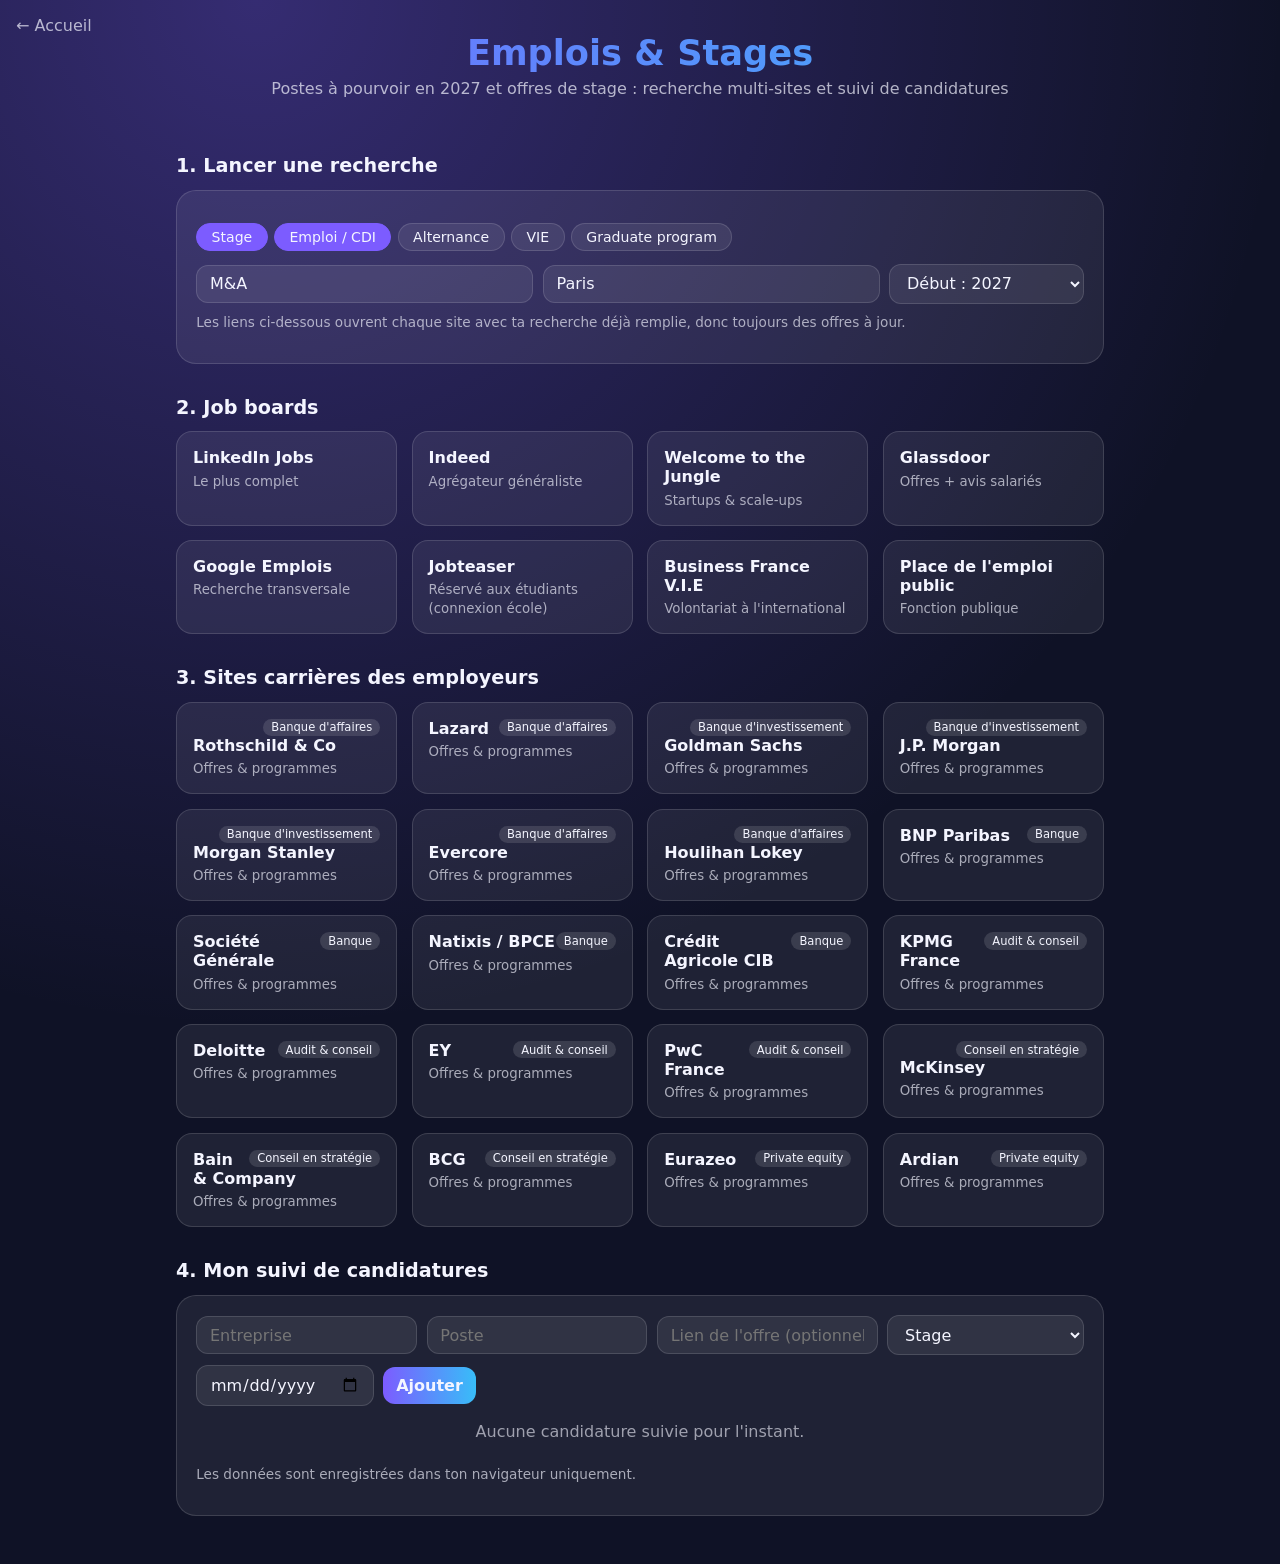
<file: emplois.html>
<!doctype html>
<html lang="fr">
<head>
<meta charset="utf-8">
<meta name="viewport" content="width=device-width, initial-scale=1">
<title>Emplois & Stages</title>
<style>
:root{--bg:#0f1226;--fg:#f4f5ff;--accent:#7c5cff;--accent2:#38bdf8;--card:#ffffff12;--line:#ffffff22}
*{box-sizing:border-box}
body{margin:0;min-height:100vh;font-family:system-ui,sans-serif;color:var(--fg);
 background:radial-gradient(circle at 20% 0,color-mix(in srgb,var(--accent) 35%,transparent),transparent 55%),var(--bg)}
header{text-align:center;padding:2rem 1rem .5rem}
h1{margin:0 0 .4rem;font-size:2.2rem;background:linear-gradient(90deg,var(--accent),var(--accent2));-webkit-background-clip:text;background-clip:text;color:transparent}
header p{margin:0;opacity:.7}
a.back{position:absolute;top:1rem;left:1rem;color:var(--fg);text-decoration:none;opacity:.7}
main{max-width:960px;margin:0 auto;padding:1rem 1rem 3rem}
h2{font-size:1.2rem;margin:2rem 0 .8rem}
.box{background:var(--card);border:1px solid var(--line);border-radius:20px;padding:1.2rem}
.row{display:flex;flex-wrap:wrap;gap:.6rem;align-items:center}
input,select,button{font:inherit;color:var(--fg);background:#ffffff14;border:1px solid var(--line);border-radius:12px;padding:.55rem .8rem}
select option{color:#000}
input{flex:1;min-width:160px}
button{cursor:pointer}
button.primary{background:linear-gradient(90deg,var(--accent),var(--accent2));border:0;font-weight:600}
.chips{display:flex;flex-wrap:wrap;gap:.4rem;margin-top:.8rem}
.chip{border-radius:999px;padding:.3rem .9rem;font-size:.88rem}
.chip.on{background:var(--accent);border-color:var(--accent)}
.grid{display:grid;grid-template-columns:repeat(auto-fill,minmax(220px,1fr));gap:.9rem}
a.src{display:block;text-decoration:none;color:inherit;background:var(--card);border:1px solid var(--line);border-radius:16px;padding:1rem;transition:transform .2s,box-shadow .2s}
a.src:hover{transform:translateY(-3px);box-shadow:0 10px 30px -10px var(--accent)}
a.src b{display:block;margin-bottom:.2rem}
a.src small{opacity:.65}
.tag{float:right;font-size:.72rem;background:#ffffff1f;border-radius:999px;padding:.1rem .5rem}
table{width:100%;border-collapse:collapse;margin-top:.8rem;font-size:.92rem}
th,td{text-align:left;padding:.5rem;border-bottom:1px solid var(--line);vertical-align:middle}
th{opacity:.6;font-weight:500}
td a{color:var(--accent2)}
td button{padding:.2rem .6rem}
.empty{opacity:.6;padding:1rem 0;text-align:center}
.note{font-size:.85rem;opacity:.65;margin-top:.6rem}
@media(max-width:640px){table,thead,tbody,tr,td{display:block}thead{display:none}tr{border-bottom:1px solid var(--line);padding:.5rem 0}td{border:0;padding:.2rem 0}}
</style>
</head>
<body>
<a class="back" href="index.html">← Accueil</a>
<header>
  <h1>Emplois & Stages</h1>
  <p>Postes à pourvoir en 2027 et offres de stage : recherche multi-sites et suivi de candidatures</p>
</header>
<main>

<h2>1. Lancer une recherche</h2>
<div class="box">
  <div class="chips" id="types"></div>
  <div class="row" style="margin-top:.8rem">
    <input id="kw" placeholder="Métier / mots-clés (ex. M&A, private equity, audit…)" value="M&A">
    <input id="loc" placeholder="Lieu (ex. Paris, Londres…)" value="Paris">
    <select id="start">
      <option value="">Début : indifférent</option>
      <option value="2027" selected>Début : 2027</option>
      <option value="janvier 2027">Janvier 2027</option>
      <option value="septembre 2027">Septembre 2027</option>
    </select>
  </div>
  <p class="note">Les liens ci-dessous ouvrent chaque site avec ta recherche déjà remplie, donc toujours des offres à jour.</p>
</div>

<h2>2. Job boards</h2>
<div class="grid" id="boards"></div>

<h2>3. Sites carrières des employeurs</h2>
<div class="grid" id="firms"></div>

<h2>4. Mon suivi de candidatures</h2>
<div class="box">
  <div class="row">
    <input id="f-co" placeholder="Entreprise">
    <input id="f-role" placeholder="Poste">
    <input id="f-url" placeholder="Lien de l'offre (optionnel)">
    <select id="f-type"></select>
    <input id="f-date" type="date" style="flex:0 0 auto">
    <button class="primary" id="add">Ajouter</button>
  </div>
  <div id="list"></div>
  <p class="note">Les données sont enregistrées dans ton navigateur uniquement.</p>
</div>

</main>
<script>
const TYPES={
  stage:{label:"Stage",q:"stage"},
  emploi:{label:"Emploi / CDI",q:"analyste junior"},
  alternance:{label:"Alternance",q:"alternance"},
  vie:{label:"VIE",q:"V.I.E"},
  grad:{label:"Graduate program",q:"graduate program"}
};
let cur=new Set(["stage","emploi"]);
const $=id=>document.getElementById(id);
const enc=encodeURIComponent;

const BOARDS=[
 {n:"LinkedIn Jobs",d:"Le plus complet",u:(q,l)=>`https://www.linkedin.com/jobs/search/?keywords=${enc(q)}&location=${enc(l)}`},
 {n:"Indeed",d:"Agrégateur généraliste",u:(q,l)=>`https://fr.indeed.com/jobs?q=${enc(q)}&l=${enc(l)}`},
 {n:"Welcome to the Jungle",d:"Startups & scale-ups",u:(q,l)=>`https://www.welcometothejungle.com/fr/jobs?query=${enc(q)}&aroundQuery=${enc(l)}`},
 {n:"Glassdoor",d:"Offres + avis salariés",u:(q,l)=>`https://www.glassdoor.fr/Emploi/emplois.htm?sc.keyword=${enc(q)}&locKeyword=${enc(l)}`},
 {n:"Google Emplois",d:"Recherche transversale",u:(q,l)=>`https://www.google.com/search?q=${enc(q+" "+l+" emploi")}&ibp=htl;jobs`},
 {n:"Jobteaser",d:"Réservé aux étudiants (connexion école)",u:()=>`https://www.jobteaser.com/fr/job-offers`},
 {n:"Business France V.I.E",d:"Volontariat à l'international",u:()=>`https://mon-vie-via.businessfrance.fr/`},
 {n:"Place de l'emploi public",d:"Fonction publique",u:()=>`https://choisirleservicepublic.gouv.fr/nos-offres/`}
];
const FIRMS=[
 {n:"Rothschild & Co",t:"Banque d'affaires",u:"https://www.rothschildandco.com/en/careers/"},
 {n:"Lazard",t:"Banque d'affaires",u:"https://www.lazard.com/careers/"},
 {n:"Goldman Sachs",t:"Banque d'investissement",u:"https://www.goldmansachs.com/careers/"},
 {n:"J.P. Morgan",t:"Banque d'investissement",u:"https://careers.jpmorgan.com/"},
 {n:"Morgan Stanley",t:"Banque d'investissement",u:"https://www.morganstanley.com/careers"},
 {n:"Evercore",t:"Banque d'affaires",u:"https://www.evercore.com/careers/"},
 {n:"Houlihan Lokey",t:"Banque d'affaires",u:"https://hl.com/careers/"},
 {n:"BNP Paribas",t:"Banque",u:"https://group.bnpparibas/emploi-carriere"},
 {n:"Société Générale",t:"Banque",u:"https://careers.societegenerale.com/"},
 {n:"Natixis / BPCE",t:"Banque",u:"https://recrutement.natixis.com/"},
 {n:"Crédit Agricole CIB",t:"Banque",u:"https://www.ca-cib.com/careers"},
 {n:"KPMG France",t:"Audit & conseil",u:"https://www.kpmg.fr/fr/carrieres.html"},
 {n:"Deloitte",t:"Audit & conseil",u:"https://www.deloitte.com/fr/fr/careers.html"},
 {n:"EY",t:"Audit & conseil",u:"https://www.ey.com/fr_fr/careers"},
 {n:"PwC France",t:"Audit & conseil",u:"https://www.pwc.fr/fr/carrieres.html"},
 {n:"McKinsey",t:"Conseil en stratégie",u:"https://www.mckinsey.com/careers"},
 {n:"Bain & Company",t:"Conseil en stratégie",u:"https://www.bain.com/careers/"},
 {n:"BCG",t:"Conseil en stratégie",u:"https://careers.bcg.com/"},
 {n:"Eurazeo",t:"Private equity",u:"https://www.eurazeo.com/fr/carrieres"},
 {n:"Ardian",t:"Private equity",u:"https://www.ardian.com/careers"}
];

function query(){
  const base=$("kw").value.trim();
  const tq=[...cur].map(k=>TYPES[k].q);
  const parts=[base,tq.length?"("+tq.join(" OR ")+")":"",$("start").value].filter(Boolean);
  return parts.join(" ");
}
function render(){
  const q=query(),l=$("loc").value.trim();
  $("boards").innerHTML=BOARDS.map(b=>`<a class="src" target="_blank" rel="noopener" href="${b.u(q,l)}"><b>${b.n}</b><small>${b.d}</small></a>`).join("");
  $("firms").innerHTML=FIRMS.map(f=>`<a class="src" target="_blank" rel="noopener" href="${f.u}"><span class="tag">${f.t}</span><b>${f.n}</b><small>Offres &amp; programmes</small></a>`).join("");
}
function renderTypes(){
  $("types").innerHTML=Object.entries(TYPES).map(([k,t])=>`<button class="chip ${cur.has(k)?"on":""}" data-k="${k}">${t.label}</button>`).join("");
  $("types").querySelectorAll("button").forEach(b=>b.onclick=()=>{cur.has(b.dataset.k)?cur.delete(b.dataset.k):cur.add(b.dataset.k);renderTypes();render()});
}
["kw","loc","start"].forEach(i=>$(i).addEventListener("input",render));
$("f-type").innerHTML=Object.values(TYPES).map(t=>`<option>${t.label}</option>`).join("");

// Suivi de candidatures
const KEY="emplois-suivi";
const STATUS=["À postuler","Postulé","Entretien","Offre","Refus"];
let items=[];
try{items=JSON.parse(localStorage.getItem(KEY))||[]}catch(e){}
const save=()=>{try{localStorage.setItem(KEY,JSON.stringify(items))}catch(e){}};
const esc=s=>String(s).replace(/[&<>"']/g,c=>({"&":"&amp;","<":"&lt;",">":"&gt;",'"':"&quot;","'":"&#39;"}[c]));
function safeUrl(u){try{const x=new URL(u);return /^https?:$/.test(x.protocol)?x.href:""}catch(e){return ""}}
function renderList(){
  if(!items.length){$("list").innerHTML='<div class="empty">Aucune candidature suivie pour l\'instant.</div>';return}
  $("list").innerHTML=`<table><thead><tr><th>Entreprise</th><th>Poste</th><th>Type</th><th>Date limite</th><th>Statut</th><th></th></tr></thead><tbody>`+
  items.map((it,i)=>{const u=safeUrl(it.url);return `<tr><td>${u?`<a href="${esc(u)}" target="_blank" rel="noopener">${esc(it.co)}</a>`:esc(it.co)}</td><td>${esc(it.role)}</td><td>${esc(it.type)}</td><td>${esc(it.date||"—")}</td>
  <td><select data-i="${i}">${STATUS.map(s=>`<option ${s===it.status?"selected":""}>${s}</option>`).join("")}</select></td>
  <td><button data-del="${i}" aria-label="Supprimer">✕</button></td></tr>`}).join("")+"</tbody></table>";
  $("list").querySelectorAll("select").forEach(s=>s.onchange=()=>{items[s.dataset.i].status=s.value;save()});
  $("list").querySelectorAll("[data-del]").forEach(b=>b.onclick=()=>{items.splice(b.dataset.del,1);save();renderList()});
}
$("add").onclick=()=>{
  const co=$("f-co").value.trim(),role=$("f-role").value.trim();
  if(!co||!role)return;
  items.push({co,role,url:$("f-url").value.trim(),type:$("f-type").value,date:$("f-date").value,status:STATUS[0]});
  save();renderList();
  ["f-co","f-role","f-url","f-date"].forEach(i=>$(i).value="");
};
renderTypes();render();renderList();
</script>
</body>
</html>
</file>
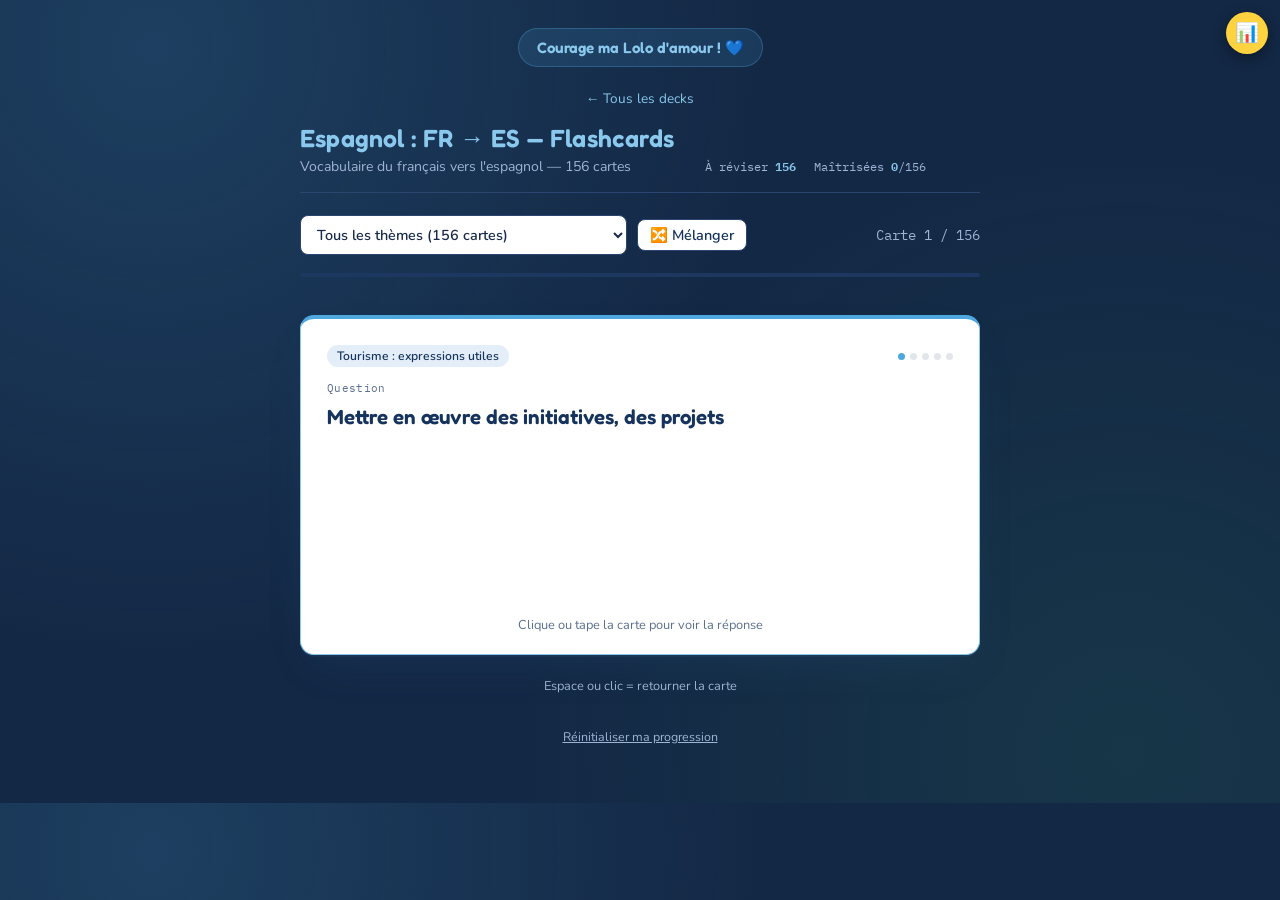
<file: espagnol-fr-es-flashcards.html>
<!DOCTYPE html>
<html lang="fr">
<head>
<meta charset="UTF-8">
<meta name="viewport" content="width=device-width, initial-scale=1, viewport-fit=cover">
<title>Espagnol : FR → ES — Flashcards</title>
<link rel="preconnect" href="https://fonts.googleapis.com">
<link rel="preconnect" href="https://fonts.gstatic.com" crossorigin>
<link href="https://fonts.googleapis.com/css2?family=Fredoka:wght@500;600;700&family=Nunito:wght@400;500;600;700;800&family=IBM+Plex+Mono:wght@500;600&display=swap" rel="stylesheet">
<style>
  :root{
    --bg:#132845;
    --bg-2:#1C3760;
    --paper:#FFFFFF;
    --paper-2:#F0F5FC;
    --ink:#EAF1FB;
    --ink-muted:#9FB4D4;
    --blue:#4EA8DE;
    --blue-light:#8AC8ED;
    --blue-deep:#15335C;
    --success:#2E8C5B;
    --success-light:#4FAE7B;
    --success-deep:#1C5C3B;
    --coral:#E0654F;
    --coral-light:#EE9280;
    --rule:#2A4570;
    --text-onpaper:#182B4A;
    --text-onpaper-muted:#5C6F8C;
  }
  :root:not([data-theme="light"]){ }
  :root[data-theme="dark"]{ }
  @media (prefers-color-scheme: dark){ :root:not([data-theme="light"]){ } }

  *{ box-sizing:border-box; }
  html{ scroll-padding-top: env(safe-area-inset-top, 0px); }
  body{
    margin:0;
    min-height:100%;
    background:var(--bg);
    color:var(--ink);
    font-family:'Nunito', sans-serif;
    padding-top: env(safe-area-inset-top, 0px);
    padding-bottom: env(safe-area-inset-bottom, 0px);
    background-image:
      radial-gradient(circle at 12% 6%, rgba(78,168,222,0.18), transparent 45%),
      radial-gradient(circle at 88% 94%, rgba(46,140,91,0.14), transparent 45%);
  }

  .wrap{
    max-width:720px;
    margin:0 auto;
    padding:28px 20px 56px;
  }

  .banner-love{
    text-align:center;
    font-family:'Fredoka', sans-serif;
    font-weight:600;
    font-size:0.95rem;
    color:var(--blue-light);
    background:rgba(78,168,222,0.14);
    border:1px solid rgba(78,168,222,0.3);
    border-radius:999px;
    padding:9px 18px;
    margin-bottom:20px;
    display:inline-block;
  }
  .banner-love-row{ text-align:center; }

  header.top{
    display:flex;
    align-items:flex-end;
    justify-content:space-between;
    gap:16px;
    margin-bottom:22px;
    border-bottom:1px solid var(--rule);
    padding-bottom:16px;
    flex-wrap:wrap;
  }
  .title-block h1{
    font-family:'Fredoka', sans-serif;
    font-weight:600;
    font-size:1.55rem;
    margin:0 0 4px;
    color:var(--blue-light);
    letter-spacing:0.2px;
  }
  .title-block p{
    margin:0;
    color:var(--ink-muted);
    font-size:0.88rem;
  }
  .stats{
    display:flex;
    gap:18px;
    font-family:'IBM Plex Mono', monospace;
    font-size:0.78rem;
    color:var(--ink-muted);
    white-space:nowrap;
  }
  .stats b{ color:var(--blue-light); font-weight:600; }

  .controls{
    display:flex;
    align-items:center;
    justify-content:space-between;
    gap:12px;
    margin-bottom:18px;
    flex-wrap:wrap;
  }
  .filter-row{
    display:flex;
    align-items:center;
    gap:10px;
  }
  select{
    background:var(--paper);
    color:var(--text-onpaper);
    border:1px solid var(--rule);
    padding:8px 12px;
    font-family:'Nunito', sans-serif;
    font-weight:600;
    font-size:0.9rem;
    border-radius:8px;
    cursor:pointer;
  }
  .shuffle-btn{
    background:var(--paper);
    color:var(--blue-deep);
    border:1px solid var(--rule);
    padding:8px 12px;
    font-family:'Nunito', sans-serif;
    font-weight:600;
    font-size:0.9rem;
    border-radius:8px;
    cursor:pointer;
    line-height:1;
  }
  .shuffle-btn:hover{ border-color:var(--blue); }
  .counter{
    font-family:'IBM Plex Mono', monospace;
    font-size:0.85rem;
    color:var(--ink-muted);
  }

  .progress-wrap{
    position:relative;
    margin-bottom:6px;
  }
  .progress-track{
    height:4px;
    background:var(--bg-2);
    border-radius:3px;
    overflow:hidden;
  }
  .progress-fill{
    height:100%;
    background:var(--blue);
    width:0%;
    transition:width 0.3s ease;
  }
  .almost-label{
    text-align:right;
    font-family:'Fredoka', sans-serif;
    font-weight:600;
    font-size:0.8rem;
    color:var(--blue-light);
    opacity:0;
    transition:opacity 0.3s ease;
    height:20px;
    margin:5px 0 12px;
  }

  .stage{
    perspective:1600px;
    margin-bottom:22px;
  }
  .card{
    position:relative;
    min-height:340px;
    transform-style:preserve-3d;
    transition:transform 0.5s cubic-bezier(.4,.2,.2,1);
    cursor:pointer;
    touch-action:pan-y;
    user-select:none;
  }
  .card.flipped{ transform:rotateY(180deg); }
  .card.dragging{ transition:none; }
  .card.fly-left{ transition:transform 0.35s ease-in, opacity 0.35s ease-in; opacity:0; }
  .card.fly-right{ transition:transform 0.35s ease-in, opacity 0.35s ease-in; opacity:0; }

  .face{
    position:absolute;
    inset:0;
    backface-visibility:hidden;
    background:var(--paper);
    color:var(--text-onpaper);
    border:1px solid var(--blue-light);
    border-top:4px solid var(--blue);
    border-radius:14px;
    box-shadow:0 18px 40px -16px rgba(46,84,128,0.28), 0 2px 0 rgba(74,127,181,0.10);
    padding:26px 26px 20px;
    display:flex;
    flex-direction:column;
    overflow-y:auto;
    transition:box-shadow 0.2s ease, border-color 0.2s ease;
  }
  .face.back{ transform:rotateY(180deg); background:var(--paper-2); }
  .card.drag-yes .face{ border-color:var(--success); box-shadow:0 18px 40px -16px rgba(76,154,117,0.4); }
  .card.drag-no .face{ border-color:var(--coral); box-shadow:0 18px 40px -16px rgba(224,121,106,0.4); }

  /* Retour visuel du glissement : en dehors de la carte (qui est retournée), donc jamais en miroir */
  .stage{ position:relative; }
  .swipe-flag{
    position:absolute;
    inset:0;
    display:flex;
    align-items:center;
    justify-content:center;
    padding:16px;
    border-radius:16px;
    font-size:1.9rem;
    font-weight:800;
    line-height:1.2;
    text-align:center;
    letter-spacing:0.01em;
    color:#FFFFFF;
    text-shadow:0 2px 8px rgba(0,0,0,0.45);
    opacity:0;
    pointer-events:none;
    z-index:20;
    transform:none;
    transition:opacity 0.1s ease;
  }
  .swipe-flag.yes{ background:rgba(34,150,90,0.78); }
  .swipe-flag.no{ background:rgba(214,60,50,0.78); }

  .face-head{
    display:flex;
    align-items:center;
    justify-content:space-between;
    margin-bottom:14px;
  }
  .tag{
    font-size:0.76rem;
    font-weight:600;
    color:var(--blue-deep);
    background:var(--bg-2);
    background:#E4EEF9;
    padding:3px 10px;
    border-radius:20px;
  }
  .box-dots{ display:flex; gap:5px; }
  .box-dots span{
    width:7px; height:7px; border-radius:50%;
    background:rgba(31,58,92,0.13);
  }
  .box-dots span.filled{ background:var(--blue); }

  .face-label{
    font-family:'IBM Plex Mono', monospace;
    font-size:0.7rem;
    letter-spacing:0.03em;
    color:var(--text-onpaper-muted);
    margin-bottom:8px;
  }
  .q-text{
    font-family:'Fredoka', sans-serif;
    font-weight:600;
    font-size:1.28rem;
    line-height:1.4;
    margin:0;
    color:var(--blue-deep);
  }
  .a-text{
    font-family:'Nunito', sans-serif;
    font-weight:500;
    font-size:1.05rem;
    line-height:1.55;
    margin:0;
  }
  .hint{
    margin-top:auto;
    padding-top:14px;
    font-size:0.8rem;
    color:var(--text-onpaper-muted);
    text-align:center;
  }

  .answer-buttons{
    display:flex;
    gap:8px;
    margin-bottom:10px;
  }
  .answer-buttons button{
    flex:1;
    padding:12px 6px;
    font-family:'Fredoka', sans-serif;
    font-weight:600;
    font-size:0.78rem;
    line-height:1.2;
    white-space:normal;
    border-radius:10px;
    border:1px solid transparent;
    cursor:pointer;
    transition:filter 0.15s ease, transform 0.1s ease;
  }
  .answer-buttons button:hover{ filter:brightness(1.06); }
  .answer-buttons button:active{ transform:scale(0.97); }
  .btn-no{ background:var(--coral); color:#FFF6F4; }
  .btn-mid{ background:var(--bg-2); color:var(--blue-light); border:1px solid var(--blue-light); }
  .btn-yes{ background:var(--success); color:#F3FBF6; }
  .answer-buttons[hidden]{ display:none; }

  .popup-overlay{
    position:fixed;
    inset:0;
    pointer-events:none;
    display:flex;
    align-items:center;
    justify-content:center;
    z-index:60;
  }
  .popup-text{
    font-family:'Fredoka', sans-serif;
    font-weight:700;
    font-size:2.6rem;
    letter-spacing:0.02em;
    opacity:0;
    text-shadow:0 4px 18px rgba(0,0,0,0.35);
    animation:popSpawn 900ms cubic-bezier(.2,.9,.3,1.2) forwards;
    white-space:nowrap;
  }
  @keyframes popSpawn{
    0%{ opacity:0; transform:scale(0.4) rotate(-6deg) translateY(10px); }
    35%{ opacity:1; transform:scale(1.15) rotate(3deg) translateY(-6px); }
    55%{ opacity:1; transform:scale(1) rotate(0deg) translateY(0); }
    85%{ opacity:1; }
    100%{ opacity:0; transform:scale(1) translateY(-30px); }
  }

  .flip-hint-row{
    text-align:center;
    font-family:'Nunito', sans-serif;
    color:var(--ink-muted);
    font-size:0.8rem;
    margin-bottom:26px;
  }

  .done-panel{
    border:1px solid var(--rule);
    background:var(--paper);
    padding:32px 26px;
    text-align:center;
    border-radius:14px;
  }
  .done-panel h2{
    font-family:'Fredoka', sans-serif;
    font-weight:700;
    font-size:1.9rem;
    margin:0 0 10px;
    color:var(--success-deep);
  }
  .done-panel p{ font-family:'Nunito', sans-serif; color:var(--ink-muted); margin:0 0 20px; }
  .done-panel .row{ display:flex; gap:12px; justify-content:center; flex-wrap:wrap; }
  .done-panel button{
    padding:11px 18px;
    background:var(--blue);
    color:#fff;
    border:none;
    font-weight:600;
    font-family:'Nunito', sans-serif;
    border-radius:10px;
    cursor:pointer;
  }
  .done-panel button.ghost{
    background:transparent;
    color:var(--blue-deep);
    border:1px solid var(--blue-light);
  }

  footer.bottom{
    margin-top:30px;
    text-align:center;
  }
  footer.bottom button{
    color:var(--ink-muted);
    font-size:0.78rem;
    text-decoration:underline;
    cursor:pointer;
    background:none;
    border:none;
    font-family:'Nunito', sans-serif;
  }

  @media (max-width:480px){
    .card{ min-height:400px; }
    .q-text{ font-size:1.14rem; }
    header.top{ align-items:flex-start; }
  }
</style>
</head>
<body>
<script src="stats.js" data-deck="es2"></script>
<div class="popup-overlay" id="popupOverlay"></div>

<div class="wrap">

  <div class="banner-love-row"><span class="banner-love">Courage ma Lolo d'amour ! 💙</span></div>
  <div style="text-align:center; margin-bottom:14px;"><a href="index.html" style="color:var(--blue-light); font-family:'Nunito', sans-serif; font-size:0.85rem; text-decoration:none;">← Tous les decks</a></div>

  <header class="top">
    <div class="title-block">
      <h1>Espagnol : FR → ES — Flashcards</h1>
      <p>Vocabulaire du français vers l'espagnol — 156 cartes</p>
    </div>
    <div class="stats">
      <span>À réviser <b id="statDue">0</b></span>
      <span>Maîtrisées <b id="statMastered">0</b>/<span id="statTotal">156</span></span>
    </div>
  </header>

  <div class="controls">
    <div class="filter-row">
      <select id="blocFilter" aria-label="Filtrer par thème"></select>
      <button class="shuffle-btn" id="shuffleBtn" title="Mélanger l'ordre des cartes">🔀 Mélanger</button>
    </div>
    <div class="counter" id="counter">—</div>
  </div>

  <div class="progress-wrap">
    <div class="progress-track"><div class="progress-fill" id="progressFill"></div></div>
  </div>
  <div class="almost-label" id="almostLabel">Tu y es presque ! 💙</div>

  <div id="stage" class="stage">
    <span class="swipe-flag no" id="flagNo">✗ Mauvaise réponse</span>
    <span class="swipe-flag yes" id="flagYes">✓ Bonne réponse</span>
    <div class="card" id="card" tabindex="0">
      <div class="face front">
        <div class="face-head">
          <span class="tag" id="tagFront">—</span>
          <div class="box-dots" id="dotsFront"></div>
        </div>
        <div class="face-label">Question</div>
        <p class="q-text" id="qText"></p>
        <div class="hint">Clique ou tape la carte pour voir la réponse</div>
      </div>
      <div class="face back">
        <div class="face-head">
          <span class="tag" id="tagBack">—</span>
          <div class="box-dots" id="dotsBack"></div>
        </div>
        <div class="face-label">Réponse</div>
        <p class="a-text" id="aText"></p>
        <div class="hint">Glisse la carte ← → ou utilise les boutons</div>
      </div>
    </div>
  </div>

  <div class="answer-buttons" id="answerButtons" hidden>
    <button class="btn-no" id="btnNo">Pas aujourd'hui, mais demain !</button>
    <button class="btn-mid" id="btnMid">À revoir</button>
    <button class="btn-yes" id="btnYes">TROP FACILE pour LOLOCHE</button>
  </div>
  <div class="flip-hint-row" id="flipHintRow">Espace ou clic = retourner la carte</div>

  <div id="donePanel" class="done-panel" style="display:none;">
    <h2 id="doneTitle">Session terminée</h2>
    <p id="doneText">Toutes les cartes dues ont été révisées.</p>
    <div class="row">
      <button id="btnPractice">Réviser quand même</button>
      <button class="ghost" id="btnAllBlocs">Voir tous les thèmes</button>
    </div>
  </div>

  <footer class="bottom">
    <button id="resetProgress">Réinitialiser ma progression</button>
  </footer>

</div>

<script>
(function(){
  "use strict";

  var CARDS = [
    {id:1,bloc:1,front:"Le gouvernement, gouverner",back:"El gobierno, gobernar"},
    {id:2,bloc:1,front:"Gouvernemental(e)",back:"Gubernamental"},
    {id:3,bloc:1,front:"L'État fédéral",back:"El Estado federal"},
    {id:4,bloc:1,front:"Le territoire, le drapeau",back:"El territorio, la bandera"},
    {id:5,bloc:1,front:"Les citoyens",back:"Los ciudadanos"},
    {id:6,bloc:1,front:"Le droit de cité",back:"El derecho de ciudadanía"},
    {id:7,bloc:1,front:"Le peuple, la nation, la patrie",back:"El pueblo, la nación, la patria"},
    {id:8,bloc:1,front:"Le pays natal",back:"El país natal"},
    {id:9,bloc:1,front:"L'étranger, l'étrangère",back:"El extranjero, la extranjera"},
    {id:10,bloc:1,front:"Le drapeau, le compatriote",back:"La bandera, el compatriota"},
    {id:11,bloc:1,front:"L'étranger (d'une ville / région)",back:"El forastero, el foráneo"},
    {id:12,bloc:1,front:"À l'étranger, il a plus la nostalgie de sa ville natale que de la mère patrie.",back:"Fuera de su país, añora más su patria chica que su madre patria."},
    {id:13,bloc:1,front:"J'ai rencontré un de mes compatriotes. (Terme familier)",back:"Me encontré con un paisano mío."},
    {id:14,bloc:1,front:"Former un gouvernement.",back:"Formar gobierno."},
    {id:15,bloc:1,front:"Les camps républicain et national",back:"Los bandos republicano y nacional"},
    {id:16,bloc:1,front:"La violation de la Constitution",back:"La violación de la Constitución"},
    {id:17,bloc:1,front:"Inconstitutionnel / anticonstitutionnel",back:"Inconstitucional / anticonstitucional"},
    {id:18,bloc:1,front:"Le roi, la reine, le souverain",back:"El rey, la reina, el soberano"},
    {id:19,bloc:1,front:"Les Bourbons",back:"Los Borbones"},
    {id:20,bloc:1,front:"L'empire, l'empereur, l'impératrice",back:"El imperio, el emperador, la emperatriz"},
    {id:21,bloc:1,front:"La monarchie parlementaire",back:"La monarquía parlamentaria"},
    {id:22,bloc:1,front:"La république, la dictature",back:"La república, la dictadura"},
    {id:23,bloc:1,front:"Le régime dictatorial",back:"Un régimen dictatorial"},
    {id:24,bloc:1,front:"Le fascisme, le totalitarisme",back:"El fascismo, el totalitarismo"},
    {id:25,bloc:1,front:"Il monte sur le trône.",back:"Sube al trono."},
    {id:26,bloc:1,front:"Hériter de la Couronne.",back:"Heredar la Corona."},
    {id:27,bloc:1,front:"En Espagne, le roi règne mais ne gouverne pas.",back:"En España el rey reina, pero no gobierna."},
    {id:28,bloc:1,front:"Une raclée magistrale.",back:"Una paliza soberana."},
    {id:29,bloc:1,front:"L'hymne national espagnol n'a pas de paroles.",back:"El himno nacional español no tiene letras."},
    {id:30,bloc:2,front:"Le chef de l'État",back:"El jefe de Estado"},
    {id:31,bloc:2,front:"L'homme d'État, politique",back:"El/la estadista, el/la mandatario(a)"},
    {id:32,bloc:2,front:"Le président du gouvernement",back:"El presidente de gobierno"},
    {id:33,bloc:2,front:"Les fonctions politiques",back:"Los cargos políticos"},
    {id:34,bloc:2,front:"Le chancelier, la chancelière",back:"El canciller, la cancillera"},
    {id:35,bloc:2,front:"L'Espagne fait partie des démocraties occidentales.",back:"España forma parte de las democracias occidentales."},
    {id:36,bloc:2,front:"Le bulletin blanc",back:"La papeleta en blanco"},
    {id:37,bloc:2,front:"Le portefeuille ministériel",back:"La cartera"},
    {id:38,bloc:2,front:"Le porte-parole du gouvernement",back:"El portavoz del gobierno"},
    {id:39,bloc:2,front:"Le sénat, la chambre des députés",back:"La cámara alta, baja"},
    {id:40,bloc:2,front:"La Chambre des députés",back:"El Congreso de los Diputados"},
    {id:41,bloc:2,front:"La session parlementaire",back:"La sesión parlamentaria"},
    {id:42,bloc:2,front:"La motion de censure",back:"La moción de censura"},
    {id:43,bloc:2,front:"Le sénateur, la sénatrice",back:"El senado, el/la senador(a)"},
    {id:44,bloc:2,front:"C'est hier qu'eut lieu la passation des pouvoirs entre deux ministres.",back:"Fue ayer cuando tuvo lugar la entrega de poderes entre los dos ministros."},
    {id:45,bloc:2,front:"Il est ici dans son élément.",back:"Aquí está en su centro."},
    {id:46,bloc:2,front:"Le groupe de pression",back:"La camarilla, el lobby"},
    {id:47,bloc:2,front:"Le pouvoir judiciaire, exécutif, législatif",back:"El poder judicial, ejecutivo, legislativo"},
    {id:48,bloc:2,front:"L'ambassadeur, l'ambassade",back:"El embajador, la embajada"},
    {id:49,bloc:2,front:"Le chef de l'Armée est Felipe VI en Espagne.",back:"El jefe de las FF AA es Felipe VI en España."},
    {id:50,bloc:3,front:"Le parti charnière",back:"El partido bisagra"},
    {id:51,bloc:3,front:"Le leader, le membre",back:"El líder, el miembro"},
    {id:52,bloc:3,front:"Militant(e), partisan(e)",back:"Militante, partidista"},
    {id:53,bloc:3,front:"L'opposant ≠ le partisan",back:"El opositor ≠ el partidario"},
    {id:54,bloc:3,front:"La majorité ≠ la minorité",back:"La mayoría ≠ la minoría"},
    {id:55,bloc:3,front:"Majoritaire ≠ minoritaire",back:"Mayoritario ≠ minoritario"},
    {id:56,bloc:3,front:"Le vote par procuration",back:"El voto por poder"},
    {id:57,bloc:3,front:"Se prononcer pour / contre",back:"Pronunciarse a favor / en contra"},
    {id:58,bloc:3,front:"Être pour / contre",back:"Estar a favor / en contra"},
    {id:59,bloc:3,front:"Être partisan / opposant",back:"Ser partidario / ser opositor"},
    {id:60,bloc:3,front:"Être de gauche",back:"Ser de izquierda(s)"},
    {id:61,bloc:3,front:"Il fait tout de travers.",back:"No hace nada a derechas."},
    {id:62,bloc:3,front:"La loi, les lois",back:"La ley, las leyes"},
    {id:63,bloc:3,front:"L'impôt",back:"El impuesto, el tributo"},
    {id:64,bloc:3,front:"La fraude électorale, fiscale",back:"El fraude electoral, fiscal"},
    {id:65,bloc:3,front:"Le Trésor public",back:"El erario público"},
    {id:66,bloc:3,front:"La fiscalité",back:"La fiscalidad"},
    {id:67,bloc:3,front:"La TVA",back:"El IVA (el impuesto sobre el valor añadido)"},
    {id:68,bloc:3,front:"L'aile d'extrême droite",back:"El ala ultraderechista"},
    {id:69,bloc:3,front:"Dépouiller le scrutin",back:"Hacer el recuento de votos"},
    {id:70,bloc:3,front:"Se rendre aux urnes, voter",back:"Ir a las urnas"},
    {id:71,bloc:3,front:"Légal ≠ illégal",back:"Legal ≠ ilegal"},
    {id:72,bloc:3,front:"Ratifier, approuver une loi",back:"Ratificar, aprobar una ley"},
    {id:73,bloc:3,front:"Amender, délibérer",back:"Enmendar, deliberar"},
    {id:74,bloc:3,front:"Mettre en œuvre des mesures",back:"Implementar medidas"},
    {id:75,bloc:3,front:"Les sénateurs sont élus pour 4 ans.",back:"Se elige a los senadores por 4 años."},
    {id:76,bloc:4,front:"Aller / être en vacances",back:"Ir de / estar de vacaciones"},
    {id:77,bloc:4,front:"Passer ses vacances",back:"Pasar las vacaciones"},
    {id:78,bloc:4,front:"Aller à l'étranger",back:"Ir al extranjero"},
    {id:79,bloc:4,front:"Partir en voyage, en excursion",back:"Irse de viaje, de excursión"},
    {id:80,bloc:4,front:"Voyager en groupe à travers le monde",back:"Viajar en grupo por el mundo"},
    {id:81,bloc:4,front:"Passer ses vacances d'été, les estivants",back:"Veranear, los veraneantes"},
    {id:82,bloc:4,front:"Camper, faire du camping",back:"Acampar, ir de acampada, hacer camping"},
    {id:83,bloc:4,front:"Se loger",back:"Hospedarse"},
    {id:84,bloc:4,front:"La saison d'été, la saison estivale (moyenne / haute / basse)",back:"La temporada veraniega (media / alta / baja)"},
    {id:85,bloc:4,front:"Les papiers d'identité",back:"El carné de identidad, el DNI"},
    {id:86,bloc:4,front:"La valise, le paquet",back:"La maleta, el bulto"},
    {id:87,bloc:4,front:"Le sac, le sac à dos",back:"El bolso, la mochila"},
    {id:88,bloc:4,front:"Le logement, se loger",back:"El alojamiento, alojarse"},
    {id:89,bloc:4,front:"L'auberge de jeunesse",back:"El albergue de juventud"},
    {id:90,bloc:4,front:"La chaîne d'hôtels",back:"La cadena de hoteles"},
    {id:91,bloc:4,front:"La pension, le petit hôtel",back:"La pensión, el hostal"},
    {id:92,bloc:4,front:"Le refuge",back:"El refugio"},
    {id:93,bloc:5,front:"La protection des espaces naturels",back:"La protección de los espacios naturales"},
    {id:94,bloc:5,front:"Une volonté politique",back:"Una voluntad política"},
    {id:95,bloc:5,front:"Poser un défi",back:"Plantear un reto"},
    {id:96,bloc:5,front:"Le tourisme de la plage",back:"El turismo de sol y playa / playero"},
    {id:97,bloc:5,front:"Le tourisme de masse",back:"El turismo de masas"},
    {id:98,bloc:5,front:"Le tourisme vert, collaboratif",back:"El turismo verde, colaborativo"},
    {id:99,bloc:5,front:"Le tourisme responsable",back:"El turismo responsable"},
    {id:100,bloc:5,front:"Le tourisme culturel, éthique",back:"El turismo cultural, ético"},
    {id:101,bloc:5,front:"Le touriste",back:"El turista"},
    {id:102,bloc:5,front:"L'industrie touristique",back:"La industria turística"},
    {id:103,bloc:5,front:"L'impact économique du tourisme",back:"El impacto económico del turismo"},
    {id:104,bloc:5,front:"Le développement durable",back:"El desarrollo sostenible"},
    {id:105,bloc:5,front:"La saisonnalité",back:"La estacionalidad"},
    {id:106,bloc:5,front:"La gentrification",back:"La gentrificación"},
    {id:107,bloc:5,front:"Les appartements en location",back:"Los pisos de alquiler"},
    {id:108,bloc:5,front:"Des bénéfices indéniables",back:"Beneficios incuestionables"},
    {id:109,bloc:5,front:"Attirer des visiteurs",back:"Atraer a visitantes"},
    {id:110,bloc:5,front:"Le développement touristique",back:"El desarrollo turístico"},
    {id:111,bloc:5,front:"Le pouvoir d'achat",back:"El poder adquisitivo"},
    {id:112,bloc:5,front:"Des conséquences irréversibles",back:"Consecuencias irreversibles"},
    {id:113,bloc:5,front:"Exacerber les tensions",back:"Exacerbar las tensiones"},
    {id:114,bloc:5,front:"Minimiser l'impact",back:"Minimizar el impacto"},
    {id:115,bloc:5,front:"Promouvoir / encourager ≠ décourager",back:"Fomentar ≠ desincentivar"},
    {id:116,bloc:5,front:"Plaider pour un changement de paradigme",back:"Abogar por un cambio de paradigma"},
    {id:117,bloc:5,front:"Nuire à",back:"Perjudicar"},
    {id:118,bloc:5,front:"Mettre sous pression / exacerber les tensions",back:"Tensar la cuerda"},
    {id:119,bloc:5,front:"La surexploitation",back:"La sobreexplotación"},
    {id:120,bloc:5,front:"Le mécontentement",back:"El descontento"},
    {id:121,bloc:5,front:"Faire face à",back:"Hacer frente a / enfrentarse a"},
    {id:122,bloc:5,front:"Le besoin impérieux",back:"La necesidad imperiosa"},
    {id:123,bloc:5,front:"Le renchérissement / la hausse des prix",back:"El encarecimiento"},
    {id:124,bloc:5,front:"Le ras-le-bol / l'exaspération",back:"El hartazgo"},
    {id:125,bloc:5,front:"Un logement abordable",back:"Una vivienda asequible"},
    {id:126,bloc:5,front:"Le malaise / l'inquiétude",back:"La desazón"},
    {id:127,bloc:6,front:"Mettre en œuvre des initiatives, des projets",back:"Poner en marcha iniciativas, proyectos"},
    {id:128,bloc:6,front:"Donner lieu à",back:"Dar lugar a"},
    {id:129,bloc:6,front:"Mettre l'accent sur",back:"Hacer hincapié en"},
    {id:130,bloc:6,front:"Disposer d'infrastructures modernes",back:"Contar con infraestructuras modernas"},
    {id:131,bloc:6,front:"Être un moteur économique",back:"Ser un motor económico"},
    {id:132,bloc:6,front:"Jouer un rôle clé",back:"Desempeñar un papel clave"},
    {id:133,bloc:6,front:"Valoriser les ressources naturelles",back:"Poner en valor los recursos naturales"},
    {id:134,bloc:6,front:"Relever de nouveaux défis",back:"Afrontar nuevos desafíos / retos"},
    {id:135,bloc:6,front:"Être dans le collimateur de",back:"Estar en el punto de mira de"},
    {id:136,bloc:6,front:"L'offre et la demande touristiques",back:"La oferta y demanda turística"},
    {id:137,bloc:6,front:"Dynamiser l'économie locale",back:"Dinamizar la economía local"},
    {id:138,bloc:6,front:"La mondialisation du tourisme",back:"La globalización del turismo"},
    {id:139,bloc:6,front:"L'empreinte écologique",back:"La huella ecológica"},
    {id:140,bloc:6,front:"La reconversion du modèle touristique",back:"La reconversión del modelo turístico"},
    {id:141,bloc:6,front:"La complexité du phénomène",back:"La complejidad del fenómeno"},
    {id:142,bloc:6,front:"Mettre en évidence une contradiction",back:"Poner de relieve una contradicción"},
    {id:143,bloc:6,front:"Aller au-delà de la vision traditionnelle",back:"Ir más allá de la visión tradicional"},
    {id:144,bloc:6,front:"Être victime de son propre succès",back:"Ser víctima de su propio éxito"},
    {id:145,bloc:6,front:"Vendre du vent / faire des promesses non tenues",back:"Vender humo"},
    {id:146,bloc:6,front:"Remettre en cause",back:"Poner en tela de juicio"},
    {id:147,bloc:6,front:"Remettre en question le modèle",back:"Cuestionar el modelo"},
    {id:148,bloc:6,front:"Ménager la chèvre et le chou",back:"Nadar entre dos aguas"},
    {id:149,bloc:6,front:"Conjuguer rentabilité et responsabilité sociale",back:"Conjugar rentabilidad con responsabilidad social"},
    {id:150,bloc:6,front:"Repenser le modèle actuel",back:"Replantear el modelo vigente"},
    {id:151,bloc:6,front:"Un développement touristique mal géré",back:"Un desarrollo turístico mal gestionado"},
    {id:152,bloc:6,front:"Enrayer / endiguer le surtourisme",back:"Atajar la masificación turística"},
    {id:153,bloc:6,front:"Mettre un frein au surtourisme",back:"Pisar el freno al turismo de masas"},
    {id:154,bloc:6,front:"Contre vents et marées",back:"Contra viento y marea"},
    {id:155,bloc:6,front:"Il y avait un monde fou.",back:"Había la mar de gente."},
    {id:156,bloc:6,front:"En toile de fond",back:"En telón de fondo"}
  ];

  var BLOCS = {
    1:"Politique : État, nation & régimes",
    2:"Politique : gouvernement & parlement",
    3:"Politique : partis, vote & lois",
    4:"Voyages, vacances & hébergement",
    5:"Tourisme : types, modèle & enjeux",
    6:"Tourisme : expressions utiles"
  };

  var STORAGE_KEY = "espagnol_fr_es_progress_v1";
  var INTERVALS = [0,1,3,7,16]; // days, index = box-1 (box 1..5)

  function todayStr(){
    var d = new Date();
    return d.getFullYear()+"-"+String(d.getMonth()+1).padStart(2,"0")+"-"+String(d.getDate()).padStart(2,"0");
  }
  function addDays(dateStr, n){
    var d = new Date(dateStr+"T00:00:00");
    d.setDate(d.getDate()+n);
    return d.getFullYear()+"-"+String(d.getMonth()+1).padStart(2,"0")+"-"+String(d.getDate()).padStart(2,"0");
  }

  function loadProgress(){
    try{
      var raw = localStorage.getItem(STORAGE_KEY);
      if(!raw) return {};
      var parsed = JSON.parse(raw);
      return (parsed && typeof parsed === "object") ? parsed : {};
    }catch(e){ return {}; }
  }
  function saveProgress(p){
    try{ localStorage.setItem(STORAGE_KEY, JSON.stringify(p)); }
    catch(e){ /* storage unavailable — session continues without persistence */ }
  }

  var progress = loadProgress();
  var today = todayStr();

  function stateFor(cardId){
    var s = progress[cardId];
    if(!s){ s = {box:1, due:today}; }
    return s;
  }

  var blocFilter = document.getElementById("blocFilter");
  var counterEl = document.getElementById("counter");
  var stageEl = document.getElementById("stage");
  var cardEl = document.getElementById("card");
  var qText = document.getElementById("qText");
  var aText = document.getElementById("aText");
  var tagFront = document.getElementById("tagFront");
  var tagBack = document.getElementById("tagBack");
  var dotsFront = document.getElementById("dotsFront");
  var dotsBack = document.getElementById("dotsBack");
  var answerButtons = document.getElementById("answerButtons");
  var flipHintRow = document.getElementById("flipHintRow");
  var btnNo = document.getElementById("btnNo");
  var btnMid = document.getElementById("btnMid");
  var btnYes = document.getElementById("btnYes");
  var donePanel = document.getElementById("donePanel");
  var doneTitle = document.getElementById("doneTitle");
  var doneText = document.getElementById("doneText");
  var btnPractice = document.getElementById("btnPractice");
  var btnAllBlocs = document.getElementById("btnAllBlocs");
  var statDue = document.getElementById("statDue");
  var statMastered = document.getElementById("statMastered");
  var statTotal = document.getElementById("statTotal");
  var resetBtn = document.getElementById("resetProgress");
  var progressFill = document.getElementById("progressFill");
  var almostLabel = document.getElementById("almostLabel");
  var shuffleBtn = document.getElementById("shuffleBtn");
  var flagYes = document.getElementById("flagYes");
  var flagNo = document.getElementById("flagNo");

  statTotal.textContent = CARDS.length;

  var opt = document.createElement("option");
  opt.value = "all"; opt.textContent = "Tous les thèmes (" + CARDS.length + " cartes)";
  blocFilter.appendChild(opt);
  Object.keys(BLOCS).forEach(function(k){
    var count = CARDS.filter(function(c){ return c.bloc == k; }).length;
    var o = document.createElement("option");
    o.value = k;
    o.textContent = BLOCS[k] + " (" + count + ")";
    blocFilter.appendChild(o);
  });

  var queue = [];
  var qIndex = 0;
  var current = null;
  var practiceMode = false;

  function shuffleArray(arr){
    for(var i = arr.length - 1; i > 0; i--){
      var j = Math.floor(Math.random() * (i + 1));
      var tmp = arr[i]; arr[i] = arr[j]; arr[j] = tmp;
    }
    return arr;
  }

  function cardsForFilter(){
    var f = blocFilter.value;
    if(f === "all") return CARDS.slice();
    return CARDS.filter(function(c){ return String(c.bloc) === f; });
  }

  function buildQueue(forcePractice){
    var pool = cardsForFilter();
    var list;
    if(forcePractice){
      list = pool.slice();
    }else{
      list = pool.filter(function(c){
        var s = stateFor(c.id);
        return s.due <= today;
      });
    }
    shuffleArray(list);
    queue = list;
    qIndex = 0;
    practiceMode = !!forcePractice;
  }

  function updateStats(){
    var pool = cardsForFilter();
    var dueCount = pool.filter(function(c){ return stateFor(c.id).due <= today; }).length;
    var masteredCount = pool.filter(function(c){ return stateFor(c.id).box >= 5; }).length;
    statDue.textContent = dueCount;
    statMastered.textContent = masteredCount;
    statTotal.textContent = pool.length;
  }

  function renderDots(container, box){
    container.innerHTML = "";
    for(var i=1;i<=5;i++){
      var s = document.createElement("span");
      if(i <= box) s.className = "filled";
      container.appendChild(s);
    }
  }

  function showCard(){
    if(qIndex >= queue.length){
      showDone();
      return;
    }
    current = queue[qIndex];
    var s = stateFor(current.id);
    cardEl.classList.remove("flipped");
    qText.textContent = current.front;
    aText.textContent = current.back;
    var label = BLOCS[current.bloc];
    tagFront.textContent = label;
    tagBack.textContent = label;
    renderDots(dotsFront, s.box);
    renderDots(dotsBack, s.box);
    answerButtons.hidden = true;
    flipHintRow.style.display = "block";
    counterEl.textContent = "Carte " + (qIndex+1) + " / " + queue.length + (practiceMode ? " · révision libre" : "");
    stageEl.style.display = "block";
    donePanel.style.display = "none";
    var pct = queue.length ? Math.round((qIndex/queue.length)*100) : 0;
    progressFill.style.width = pct + "%";
    almostLabel.style.opacity = (pct >= 70 && pct < 100) ? 1 : 0;
    cardEl.style.transform = "";
    cardEl.classList.remove("fly-left","fly-right","dragging","drag-yes","drag-no");
  }

  function showDone(){
    stageEl.style.display = "none";
    answerButtons.hidden = true;
    flipHintRow.style.display = "none";
    counterEl.textContent = "";
    donePanel.style.display = "block";
    progressFill.style.width = "100%";
    almostLabel.style.opacity = 0;
    doneTitle.textContent = "BRAVOOO ! 🎉";
    if(practiceMode){
      doneText.textContent = "T'as tout repassé en révision libre, Lolo — t'assures ! 💙";
    }else{
      doneText.textContent = "T'as fini toutes les cartes du jour. On est trop fiers de toi ! 💙";
    }
    updateStats();
  }

  function flip(){
    if(!current) return;
    var willShowBack = !cardEl.classList.contains("flipped");
    cardEl.classList.toggle("flipped");
    if(willShowBack){
      answerButtons.hidden = false;
      flipHintRow.style.display = "none";
    }else{
      answerButtons.hidden = true;
      flipHintRow.style.display = "block";
    }
  }

  var popupOverlay = document.getElementById("popupOverlay");

  function spawnPopup(text, color){
    var el = document.createElement("div");
    el.className = "popup-text";
    el.textContent = text;
    el.style.color = color;
    popupOverlay.innerHTML = "";
    popupOverlay.appendChild(el);
    setTimeout(function(){
      if(el.parentNode) el.parentNode.removeChild(el);
    }, 900);
  }

  function answer(kind){
    if(!current) return;
    if(window.FCStats) FCStats.log("es2", current, arguments[0], BLOCS[current.bloc]);
    var s = stateFor(current.id);
    if(kind === "yes"){
      s.box = Math.min(5, s.box + 1);
      s.due = addDays(today, INTERVALS[s.box - 1]);
      spawnPopup("VAMOSSS 🔥", "#4FAE7B");
    }else if(kind === "mid"){
      s.due = addDays(today, 1);
    }else{
      s.box = 1;
      s.due = addDays(today, INTERVALS[0]);
      spawnPopup("Next time :)", "#EE9280");
    }
    progress[current.id] = s;
    saveProgress(progress);
    qIndex++;
    updateStats();
    showCard();
  }

  var dragState = null;
  var DRAG_THRESHOLD = 90;

  function onPointerDown(e){
    if(answerButtons.hidden) return;
    var point = (e.touches && e.touches[0]) || e;
    dragState = { startX: point.clientX, dx: 0, moved:false, pointerId: e.pointerId };
    cardEl.classList.add("dragging");
    try{ if(e.pointerId !== undefined) cardEl.setPointerCapture(e.pointerId); }catch(err){}
  }
  function onPointerMove(e){
    if(!dragState) return;
    var point = (e.touches && e.touches[0]) || e;
    dragState.dx = point.clientX - dragState.startX;
    if(Math.abs(dragState.dx) > 4) dragState.moved = true;
    var rot = dragState.dx / 18;
    cardEl.style.transform = "rotateY(180deg) translateX(" + dragState.dx + "px) rotate(" + (-rot) + "deg)";
    cardEl.classList.toggle("drag-yes", dragState.dx > 30);
    cardEl.classList.toggle("drag-no", dragState.dx < -30);
    flagYes.style.opacity = dragState.dx > 30 ? Math.min(1,(dragState.dx-30)/60) : 0;
    flagNo.style.opacity = dragState.dx < -30 ? Math.min(1,(-dragState.dx-30)/60) : 0;
    if(e.cancelable) e.preventDefault();
  }
  function onPointerUp(){
    if(!dragState) return;
    cardEl.classList.remove("dragging");
    var dx = dragState.dx;
    var wasDrag = dragState.moved;
    dragState = null;
    flagYes.style.opacity = 0;
    flagNo.style.opacity = 0;
    if(Math.abs(dx) > DRAG_THRESHOLD){
      var flyRight = dx > 0;
      cardEl.classList.add(flyRight ? "fly-right" : "fly-left");
      cardEl.style.transform = "rotateY(180deg) translateX(" + (flyRight ? 900 : -900) + "px) rotate(" + (flyRight ? 20 : -20) + "deg)";
      setTimeout(function(){ answer(flyRight ? "yes" : "no"); }, 320);
    }else{
      cardEl.classList.remove("drag-yes","drag-no");
      cardEl.style.transform = "";
    }
    if(wasDrag){
      cardEl.addEventListener("click", function swallow(ev){ ev.stopPropagation(); cardEl.removeEventListener("click", swallow, true); }, {capture:true, once:true});
    }
  }

  cardEl.addEventListener("pointerdown", onPointerDown);
  cardEl.addEventListener("pointermove", onPointerMove);
  cardEl.addEventListener("pointerup", onPointerUp);
  cardEl.addEventListener("pointercancel", onPointerUp);
  cardEl.addEventListener("pointerleave", function(){ if(dragState) onPointerUp(); });

  cardEl.addEventListener("click", flip);
  cardEl.addEventListener("keydown", function(e){
    if(e.code === "Space" || e.key === "Enter"){ e.preventDefault(); flip(); }
  });
  document.addEventListener("keydown", function(e){
    var backVisible = !answerButtons.hidden;
    if(!backVisible) return;
    if(e.key === "ArrowRight"){ e.preventDefault(); answer("yes"); }
    if(e.key === "ArrowLeft"){ e.preventDefault(); answer("no"); }
    if(e.key === "ArrowUp"){ e.preventDefault(); answer("mid"); }
  });
  btnNo.addEventListener("click", function(){ answer("no"); });
  btnMid.addEventListener("click", function(){ answer("mid"); });
  btnYes.addEventListener("click", function(){ answer("yes"); });

  blocFilter.addEventListener("change", function(){
    buildQueue(false);
    updateStats();
    showCard();
  });

  shuffleBtn.addEventListener("click", function(){
    var remaining = queue.slice(qIndex);
    shuffleArray(remaining);
    queue = queue.slice(0, qIndex).concat(remaining);
    showCard();
  });

  btnPractice.addEventListener("click", function(){
    buildQueue(true);
    showCard();
  });
  btnAllBlocs.addEventListener("click", function(){
    blocFilter.value = "all";
    buildQueue(false);
    updateStats();
    showCard();
  });

  resetBtn.addEventListener("click", function(){
    if(confirm("Réinitialiser toute ta progression sur ces 156 cartes ?")){
      progress = {};
      saveProgress(progress);
      today = todayStr();
      buildQueue(false);
      updateStats();
      showCard();
    }
  });

  buildQueue(false);
  updateStats();
  showCard();
})();
</script>
</body>
</html>
</file>
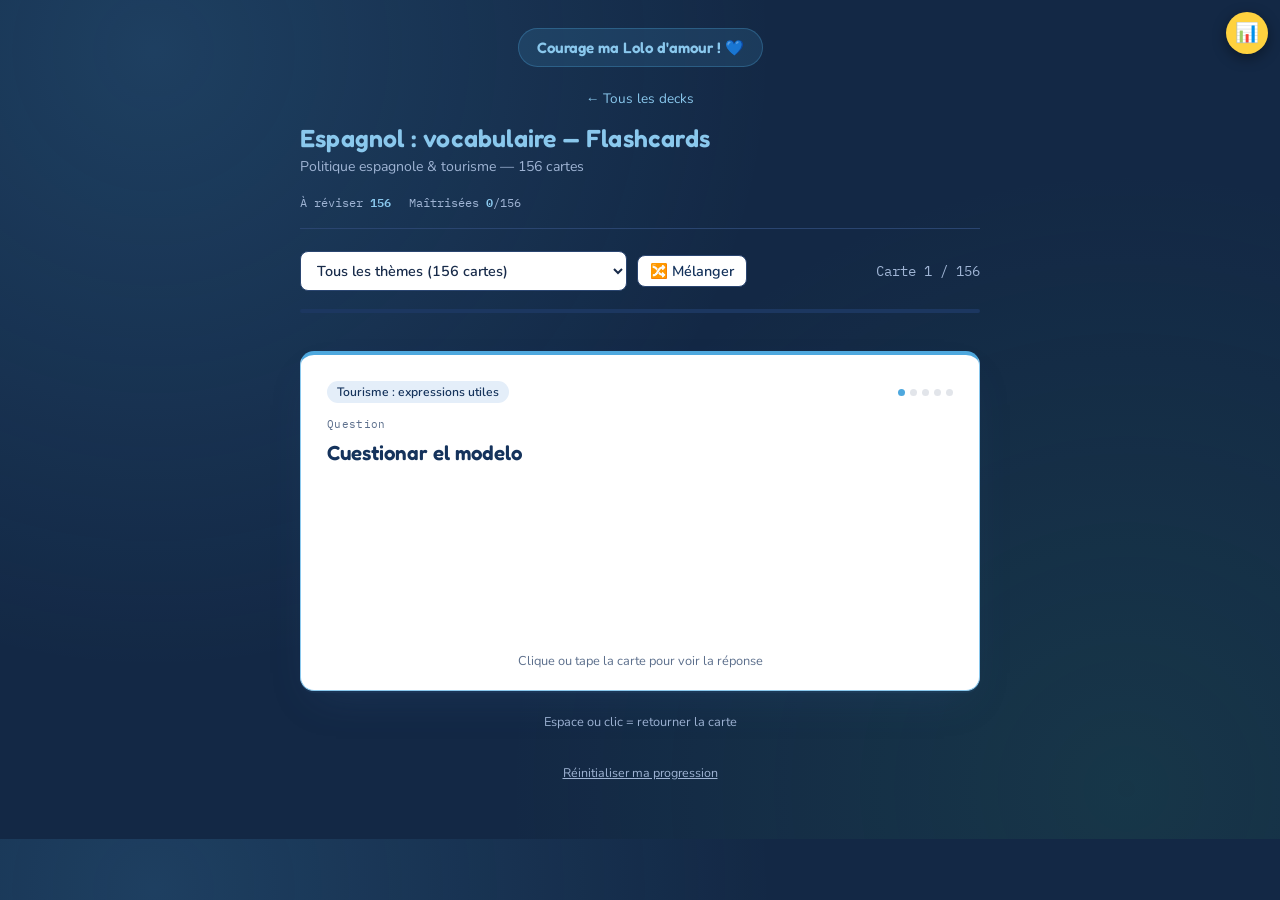
<file: espagnol-vocabulaire-flashcards.html>
<!DOCTYPE html>
<html lang="fr">
<head>
<meta charset="UTF-8">
<meta name="viewport" content="width=device-width, initial-scale=1, viewport-fit=cover">
<title>Espagnol : vocabulaire — Flashcards</title>
<link rel="preconnect" href="https://fonts.googleapis.com">
<link rel="preconnect" href="https://fonts.gstatic.com" crossorigin>
<link href="https://fonts.googleapis.com/css2?family=Fredoka:wght@500;600;700&family=Nunito:wght@400;500;600;700;800&family=IBM+Plex+Mono:wght@500;600&display=swap" rel="stylesheet">
<style>
  :root{
    --bg:#132845;
    --bg-2:#1C3760;
    --paper:#FFFFFF;
    --paper-2:#F0F5FC;
    --ink:#EAF1FB;
    --ink-muted:#9FB4D4;
    --blue:#4EA8DE;
    --blue-light:#8AC8ED;
    --blue-deep:#15335C;
    --success:#2E8C5B;
    --success-light:#4FAE7B;
    --success-deep:#1C5C3B;
    --coral:#E0654F;
    --coral-light:#EE9280;
    --rule:#2A4570;
    --text-onpaper:#182B4A;
    --text-onpaper-muted:#5C6F8C;
  }
  :root:not([data-theme="light"]){ }
  :root[data-theme="dark"]{ }
  @media (prefers-color-scheme: dark){ :root:not([data-theme="light"]){ } }

  *{ box-sizing:border-box; }
  html{ scroll-padding-top: env(safe-area-inset-top, 0px); }
  body{
    margin:0;
    min-height:100%;
    background:var(--bg);
    color:var(--ink);
    font-family:'Nunito', sans-serif;
    padding-top: env(safe-area-inset-top, 0px);
    padding-bottom: env(safe-area-inset-bottom, 0px);
    background-image:
      radial-gradient(circle at 12% 6%, rgba(78,168,222,0.18), transparent 45%),
      radial-gradient(circle at 88% 94%, rgba(46,140,91,0.14), transparent 45%);
  }

  .wrap{
    max-width:720px;
    margin:0 auto;
    padding:28px 20px 56px;
  }

  .banner-love{
    text-align:center;
    font-family:'Fredoka', sans-serif;
    font-weight:600;
    font-size:0.95rem;
    color:var(--blue-light);
    background:rgba(78,168,222,0.14);
    border:1px solid rgba(78,168,222,0.3);
    border-radius:999px;
    padding:9px 18px;
    margin-bottom:20px;
    display:inline-block;
  }
  .banner-love-row{ text-align:center; }

  header.top{
    display:flex;
    align-items:flex-end;
    justify-content:space-between;
    gap:16px;
    margin-bottom:22px;
    border-bottom:1px solid var(--rule);
    padding-bottom:16px;
    flex-wrap:wrap;
  }
  .title-block h1{
    font-family:'Fredoka', sans-serif;
    font-weight:600;
    font-size:1.55rem;
    margin:0 0 4px;
    color:var(--blue-light);
    letter-spacing:0.2px;
  }
  .title-block p{
    margin:0;
    color:var(--ink-muted);
    font-size:0.88rem;
  }
  .stats{
    display:flex;
    gap:18px;
    font-family:'IBM Plex Mono', monospace;
    font-size:0.78rem;
    color:var(--ink-muted);
    white-space:nowrap;
  }
  .stats b{ color:var(--blue-light); font-weight:600; }

  .controls{
    display:flex;
    align-items:center;
    justify-content:space-between;
    gap:12px;
    margin-bottom:18px;
    flex-wrap:wrap;
  }
  .filter-row{
    display:flex;
    align-items:center;
    gap:10px;
  }
  select{
    background:var(--paper);
    color:var(--text-onpaper);
    border:1px solid var(--rule);
    padding:8px 12px;
    font-family:'Nunito', sans-serif;
    font-weight:600;
    font-size:0.9rem;
    border-radius:8px;
    cursor:pointer;
  }
  .shuffle-btn{
    background:var(--paper);
    color:var(--blue-deep);
    border:1px solid var(--rule);
    padding:8px 12px;
    font-family:'Nunito', sans-serif;
    font-weight:600;
    font-size:0.9rem;
    border-radius:8px;
    cursor:pointer;
    line-height:1;
  }
  .shuffle-btn:hover{ border-color:var(--blue); }
  .counter{
    font-family:'IBM Plex Mono', monospace;
    font-size:0.85rem;
    color:var(--ink-muted);
  }

  .progress-wrap{
    position:relative;
    margin-bottom:6px;
  }
  .progress-track{
    height:4px;
    background:var(--bg-2);
    border-radius:3px;
    overflow:hidden;
  }
  .progress-fill{
    height:100%;
    background:var(--blue);
    width:0%;
    transition:width 0.3s ease;
  }
  .almost-label{
    text-align:right;
    font-family:'Fredoka', sans-serif;
    font-weight:600;
    font-size:0.8rem;
    color:var(--blue-light);
    opacity:0;
    transition:opacity 0.3s ease;
    height:20px;
    margin:5px 0 12px;
  }

  .stage{
    perspective:1600px;
    margin-bottom:22px;
  }
  .card{
    position:relative;
    min-height:340px;
    transform-style:preserve-3d;
    transition:transform 0.5s cubic-bezier(.4,.2,.2,1);
    cursor:pointer;
    touch-action:pan-y;
    user-select:none;
  }
  .card.flipped{ transform:rotateY(180deg); }
  .card.dragging{ transition:none; }
  .card.fly-left{ transition:transform 0.35s ease-in, opacity 0.35s ease-in; opacity:0; }
  .card.fly-right{ transition:transform 0.35s ease-in, opacity 0.35s ease-in; opacity:0; }

  .face{
    position:absolute;
    inset:0;
    backface-visibility:hidden;
    background:var(--paper);
    color:var(--text-onpaper);
    border:1px solid var(--blue-light);
    border-top:4px solid var(--blue);
    border-radius:14px;
    box-shadow:0 18px 40px -16px rgba(46,84,128,0.28), 0 2px 0 rgba(74,127,181,0.10);
    padding:26px 26px 20px;
    display:flex;
    flex-direction:column;
    overflow-y:auto;
    transition:box-shadow 0.2s ease, border-color 0.2s ease;
  }
  .face.back{ transform:rotateY(180deg); background:var(--paper-2); }
  .card.drag-yes .face{ border-color:var(--success); box-shadow:0 18px 40px -16px rgba(76,154,117,0.4); }
  .card.drag-no .face{ border-color:var(--coral); box-shadow:0 18px 40px -16px rgba(224,121,106,0.4); }

  /* Retour visuel du glissement : en dehors de la carte (qui est retournée), donc jamais en miroir */
  .stage{ position:relative; }
  .swipe-flag{
    position:absolute;
    inset:0;
    display:flex;
    align-items:center;
    justify-content:center;
    padding:16px;
    border-radius:16px;
    font-size:1.9rem;
    font-weight:800;
    line-height:1.2;
    text-align:center;
    letter-spacing:0.01em;
    color:#FFFFFF;
    text-shadow:0 2px 8px rgba(0,0,0,0.45);
    opacity:0;
    pointer-events:none;
    z-index:20;
    transform:none;
    transition:opacity 0.1s ease;
  }
  .swipe-flag.yes{ background:rgba(34,150,90,0.78); }
  .swipe-flag.no{ background:rgba(214,60,50,0.78); }

  .face-head{
    display:flex;
    align-items:center;
    justify-content:space-between;
    margin-bottom:14px;
  }
  .tag{
    font-size:0.76rem;
    font-weight:600;
    color:var(--blue-deep);
    background:var(--bg-2);
    background:#E4EEF9;
    padding:3px 10px;
    border-radius:20px;
  }
  .box-dots{ display:flex; gap:5px; }
  .box-dots span{
    width:7px; height:7px; border-radius:50%;
    background:rgba(31,58,92,0.13);
  }
  .box-dots span.filled{ background:var(--blue); }

  .face-label{
    font-family:'IBM Plex Mono', monospace;
    font-size:0.7rem;
    letter-spacing:0.03em;
    color:var(--text-onpaper-muted);
    margin-bottom:8px;
  }
  .q-text{
    font-family:'Fredoka', sans-serif;
    font-weight:600;
    font-size:1.28rem;
    line-height:1.4;
    margin:0;
    color:var(--blue-deep);
  }
  .a-text{
    font-family:'Nunito', sans-serif;
    font-weight:500;
    font-size:1.05rem;
    line-height:1.55;
    margin:0;
  }
  .hint{
    margin-top:auto;
    padding-top:14px;
    font-size:0.8rem;
    color:var(--text-onpaper-muted);
    text-align:center;
  }

  .answer-buttons{
    display:flex;
    gap:8px;
    margin-bottom:10px;
  }
  .answer-buttons button{
    flex:1;
    padding:12px 6px;
    font-family:'Fredoka', sans-serif;
    font-weight:600;
    font-size:0.78rem;
    line-height:1.2;
    white-space:normal;
    border-radius:10px;
    border:1px solid transparent;
    cursor:pointer;
    transition:filter 0.15s ease, transform 0.1s ease;
  }
  .answer-buttons button:hover{ filter:brightness(1.06); }
  .answer-buttons button:active{ transform:scale(0.97); }
  .btn-no{ background:var(--coral); color:#FFF6F4; }
  .btn-mid{ background:var(--bg-2); color:var(--blue-light); border:1px solid var(--blue-light); }
  .btn-yes{ background:var(--success); color:#F3FBF6; }
  .answer-buttons[hidden]{ display:none; }

  .popup-overlay{
    position:fixed;
    inset:0;
    pointer-events:none;
    display:flex;
    align-items:center;
    justify-content:center;
    z-index:60;
  }
  .popup-text{
    font-family:'Fredoka', sans-serif;
    font-weight:700;
    font-size:2.6rem;
    letter-spacing:0.02em;
    opacity:0;
    text-shadow:0 4px 18px rgba(0,0,0,0.35);
    animation:popSpawn 900ms cubic-bezier(.2,.9,.3,1.2) forwards;
    white-space:nowrap;
  }
  @keyframes popSpawn{
    0%{ opacity:0; transform:scale(0.4) rotate(-6deg) translateY(10px); }
    35%{ opacity:1; transform:scale(1.15) rotate(3deg) translateY(-6px); }
    55%{ opacity:1; transform:scale(1) rotate(0deg) translateY(0); }
    85%{ opacity:1; }
    100%{ opacity:0; transform:scale(1) translateY(-30px); }
  }

  .flip-hint-row{
    text-align:center;
    font-family:'Nunito', sans-serif;
    color:var(--ink-muted);
    font-size:0.8rem;
    margin-bottom:26px;
  }

  .done-panel{
    border:1px solid var(--rule);
    background:var(--paper);
    padding:32px 26px;
    text-align:center;
    border-radius:14px;
  }
  .done-panel h2{
    font-family:'Fredoka', sans-serif;
    font-weight:700;
    font-size:1.9rem;
    margin:0 0 10px;
    color:var(--success-deep);
  }
  .done-panel p{ font-family:'Nunito', sans-serif; color:var(--ink-muted); margin:0 0 20px; }
  .done-panel .row{ display:flex; gap:12px; justify-content:center; flex-wrap:wrap; }
  .done-panel button{
    padding:11px 18px;
    background:var(--blue);
    color:#fff;
    border:none;
    font-weight:600;
    font-family:'Nunito', sans-serif;
    border-radius:10px;
    cursor:pointer;
  }
  .done-panel button.ghost{
    background:transparent;
    color:var(--blue-deep);
    border:1px solid var(--blue-light);
  }

  footer.bottom{
    margin-top:30px;
    text-align:center;
  }
  footer.bottom button{
    color:var(--ink-muted);
    font-size:0.78rem;
    text-decoration:underline;
    cursor:pointer;
    background:none;
    border:none;
    font-family:'Nunito', sans-serif;
  }

  @media (max-width:480px){
    .card{ min-height:400px; }
    .q-text{ font-size:1.14rem; }
    header.top{ align-items:flex-start; }
  }
</style>
</head>
<body>
<script src="stats.js" data-deck="es"></script>
<div class="popup-overlay" id="popupOverlay"></div>

<div class="wrap">

  <div class="banner-love-row"><span class="banner-love">Courage ma Lolo d'amour ! 💙</span></div>
  <div style="text-align:center; margin-bottom:14px;"><a href="index.html" style="color:var(--blue-light); font-family:'Nunito', sans-serif; font-size:0.85rem; text-decoration:none;">← Tous les decks</a></div>

  <header class="top">
    <div class="title-block">
      <h1>Espagnol : vocabulaire — Flashcards</h1>
      <p>Politique espagnole & tourisme — 156 cartes</p>
    </div>
    <div class="stats">
      <span>À réviser <b id="statDue">0</b></span>
      <span>Maîtrisées <b id="statMastered">0</b>/<span id="statTotal">156</span></span>
    </div>
  </header>

  <div class="controls">
    <div class="filter-row">
      <select id="blocFilter" aria-label="Filtrer par thème"></select>
      <button class="shuffle-btn" id="shuffleBtn" title="Mélanger l'ordre des cartes">🔀 Mélanger</button>
    </div>
    <div class="counter" id="counter">—</div>
  </div>

  <div class="progress-wrap">
    <div class="progress-track"><div class="progress-fill" id="progressFill"></div></div>
  </div>
  <div class="almost-label" id="almostLabel">Tu y es presque ! 💙</div>

  <div id="stage" class="stage">
    <span class="swipe-flag no" id="flagNo">✗ Mauvaise réponse</span>
    <span class="swipe-flag yes" id="flagYes">✓ Bonne réponse</span>
    <div class="card" id="card" tabindex="0">
      <div class="face front">
        <div class="face-head">
          <span class="tag" id="tagFront">—</span>
          <div class="box-dots" id="dotsFront"></div>
        </div>
        <div class="face-label">Question</div>
        <p class="q-text" id="qText"></p>
        <div class="hint">Clique ou tape la carte pour voir la réponse</div>
      </div>
      <div class="face back">
        <div class="face-head">
          <span class="tag" id="tagBack">—</span>
          <div class="box-dots" id="dotsBack"></div>
        </div>
        <div class="face-label">Réponse</div>
        <p class="a-text" id="aText"></p>
        <div class="hint">Glisse la carte ← → ou utilise les boutons</div>
      </div>
    </div>
  </div>

  <div class="answer-buttons" id="answerButtons" hidden>
    <button class="btn-no" id="btnNo">Pas aujourd'hui, mais demain !</button>
    <button class="btn-mid" id="btnMid">À revoir</button>
    <button class="btn-yes" id="btnYes">TROP FACILE pour LOLOCHE</button>
  </div>
  <div class="flip-hint-row" id="flipHintRow">Espace ou clic = retourner la carte</div>

  <div id="donePanel" class="done-panel" style="display:none;">
    <h2 id="doneTitle">Session terminée</h2>
    <p id="doneText">Toutes les cartes dues ont été révisées.</p>
    <div class="row">
      <button id="btnPractice">Réviser quand même</button>
      <button class="ghost" id="btnAllBlocs">Voir tous les thèmes</button>
    </div>
  </div>

  <footer class="bottom">
    <button id="resetProgress">Réinitialiser ma progression</button>
  </footer>

</div>

<script>
(function(){
  "use strict";

  var CARDS = [
    {id:1,bloc:1,front:"El gobierno, gobernar",back:"Le gouvernement, gouverner"},
    {id:2,bloc:1,front:"Gubernamental",back:"Gouvernemental(e)"},
    {id:3,bloc:1,front:"El Estado federal",back:"L'État fédéral"},
    {id:4,bloc:1,front:"El territorio, la bandera",back:"Le territoire, le drapeau"},
    {id:5,bloc:1,front:"Los ciudadanos",back:"Les citoyens"},
    {id:6,bloc:1,front:"El derecho de ciudadanía",back:"Le droit de cité"},
    {id:7,bloc:1,front:"El pueblo, la nación, la patria",back:"Le peuple, la nation, la patrie"},
    {id:8,bloc:1,front:"El país natal",back:"Le pays natal"},
    {id:9,bloc:1,front:"El extranjero, la extranjera",back:"L'étranger, l'étrangère"},
    {id:10,bloc:1,front:"La bandera, el compatriota",back:"Le drapeau, le compatriote"},
    {id:11,bloc:1,front:"El forastero, el foráneo",back:"L'étranger (d'une ville / région)"},
    {id:12,bloc:1,front:"Fuera de su país, añora más su patria chica que su madre patria.",back:"À l'étranger, il a plus la nostalgie de sa ville natale que de la mère patrie."},
    {id:13,bloc:1,front:"Me encontré con un paisano mío.",back:"J'ai rencontré un de mes compatriotes. (Terme familier)"},
    {id:14,bloc:1,front:"Formar gobierno.",back:"Former un gouvernement."},
    {id:15,bloc:1,front:"Los bandos republicano y nacional",back:"Les camps républicain et national"},
    {id:16,bloc:1,front:"La violación de la Constitución",back:"La violation de la Constitution"},
    {id:17,bloc:1,front:"Inconstitucional / anticonstitucional",back:"Inconstitutionnel / anticonstitutionnel"},
    {id:18,bloc:1,front:"El rey, la reina, el soberano",back:"Le roi, la reine, le souverain"},
    {id:19,bloc:1,front:"Los Borbones",back:"Les Bourbons"},
    {id:20,bloc:1,front:"El imperio, el emperador, la emperatriz",back:"L'empire, l'empereur, l'impératrice"},
    {id:21,bloc:1,front:"La monarquía parlamentaria",back:"La monarchie parlementaire"},
    {id:22,bloc:1,front:"La república, la dictadura",back:"La république, la dictature"},
    {id:23,bloc:1,front:"Un régimen dictatorial",back:"Le régime dictatorial"},
    {id:24,bloc:1,front:"El fascismo, el totalitarismo",back:"Le fascisme, le totalitarisme"},
    {id:25,bloc:1,front:"Sube al trono.",back:"Il monte sur le trône."},
    {id:26,bloc:1,front:"Heredar la Corona.",back:"Hériter de la Couronne."},
    {id:27,bloc:1,front:"En España el rey reina, pero no gobierna.",back:"En Espagne, le roi règne mais ne gouverne pas."},
    {id:28,bloc:1,front:"Una paliza soberana.",back:"Une raclée magistrale."},
    {id:29,bloc:1,front:"El himno nacional español no tiene letras.",back:"L'hymne national espagnol n'a pas de paroles."},
    {id:30,bloc:2,front:"El jefe de Estado",back:"Le chef de l'État"},
    {id:31,bloc:2,front:"El/la estadista, el/la mandatario(a)",back:"L'homme d'État, politique"},
    {id:32,bloc:2,front:"El presidente de gobierno",back:"Le président du gouvernement"},
    {id:33,bloc:2,front:"Los cargos políticos",back:"Les fonctions politiques"},
    {id:34,bloc:2,front:"El canciller, la cancillera",back:"Le chancelier, la chancelière"},
    {id:35,bloc:2,front:"España forma parte de las democracias occidentales.",back:"L'Espagne fait partie des démocraties occidentales."},
    {id:36,bloc:2,front:"La papeleta en blanco",back:"Le bulletin blanc"},
    {id:37,bloc:2,front:"La cartera",back:"Le portefeuille ministériel"},
    {id:38,bloc:2,front:"El portavoz del gobierno",back:"Le porte-parole du gouvernement"},
    {id:39,bloc:2,front:"La cámara alta, baja",back:"Le sénat, la chambre des députés"},
    {id:40,bloc:2,front:"El Congreso de los Diputados",back:"La Chambre des députés"},
    {id:41,bloc:2,front:"La sesión parlamentaria",back:"La session parlementaire"},
    {id:42,bloc:2,front:"La moción de censura",back:"La motion de censure"},
    {id:43,bloc:2,front:"El senado, el/la senador(a)",back:"Le sénateur, la sénatrice"},
    {id:44,bloc:2,front:"Fue ayer cuando tuvo lugar la entrega de poderes entre los dos ministros.",back:"C'est hier qu'eut lieu la passation des pouvoirs entre deux ministres."},
    {id:45,bloc:2,front:"Aquí está en su centro.",back:"Il est ici dans son élément."},
    {id:46,bloc:2,front:"La camarilla, el lobby",back:"Le groupe de pression"},
    {id:47,bloc:2,front:"El poder judicial, ejecutivo, legislativo",back:"Le pouvoir judiciaire, exécutif, législatif"},
    {id:48,bloc:2,front:"El embajador, la embajada",back:"L'ambassadeur, l'ambassade"},
    {id:49,bloc:2,front:"El jefe de las FF AA es Felipe VI en España.",back:"Le chef de l'Armée est Felipe VI en Espagne."},
    {id:50,bloc:3,front:"El partido bisagra",back:"Le parti charnière"},
    {id:51,bloc:3,front:"El líder, el miembro",back:"Le leader, le membre"},
    {id:52,bloc:3,front:"Militante, partidista",back:"Militant(e), partisan(e)"},
    {id:53,bloc:3,front:"El opositor ≠ el partidario",back:"L'opposant ≠ le partisan"},
    {id:54,bloc:3,front:"La mayoría ≠ la minoría",back:"La majorité ≠ la minorité"},
    {id:55,bloc:3,front:"Mayoritario ≠ minoritario",back:"Majoritaire ≠ minoritaire"},
    {id:56,bloc:3,front:"El voto por poder",back:"Le vote par procuration"},
    {id:57,bloc:3,front:"Pronunciarse a favor / en contra",back:"Se prononcer pour / contre"},
    {id:58,bloc:3,front:"Estar a favor / en contra",back:"Être pour / contre"},
    {id:59,bloc:3,front:"Ser partidario / ser opositor",back:"Être partisan / opposant"},
    {id:60,bloc:3,front:"Ser de izquierda(s)",back:"Être de gauche"},
    {id:61,bloc:3,front:"No hace nada a derechas.",back:"Il fait tout de travers."},
    {id:62,bloc:3,front:"La ley, las leyes",back:"La loi, les lois"},
    {id:63,bloc:3,front:"El impuesto, el tributo",back:"L'impôt"},
    {id:64,bloc:3,front:"El fraude electoral, fiscal",back:"La fraude électorale, fiscale"},
    {id:65,bloc:3,front:"El erario público",back:"Le Trésor public"},
    {id:66,bloc:3,front:"La fiscalidad",back:"La fiscalité"},
    {id:67,bloc:3,front:"El IVA (el impuesto sobre el valor añadido)",back:"La TVA"},
    {id:68,bloc:3,front:"El ala ultraderechista",back:"L'aile d'extrême droite"},
    {id:69,bloc:3,front:"Hacer el recuento de votos",back:"Dépouiller le scrutin"},
    {id:70,bloc:3,front:"Ir a las urnas",back:"Se rendre aux urnes, voter"},
    {id:71,bloc:3,front:"Legal ≠ ilegal",back:"Légal ≠ illégal"},
    {id:72,bloc:3,front:"Ratificar, aprobar una ley",back:"Ratifier, approuver une loi"},
    {id:73,bloc:3,front:"Enmendar, deliberar",back:"Amender, délibérer"},
    {id:74,bloc:3,front:"Implementar medidas",back:"Mettre en œuvre des mesures"},
    {id:75,bloc:3,front:"Se elige a los senadores por 4 años.",back:"Les sénateurs sont élus pour 4 ans."},
    {id:76,bloc:4,front:"Ir de / estar de vacaciones",back:"Aller / être en vacances"},
    {id:77,bloc:4,front:"Pasar las vacaciones",back:"Passer ses vacances"},
    {id:78,bloc:4,front:"Ir al extranjero",back:"Aller à l'étranger"},
    {id:79,bloc:4,front:"Irse de viaje, de excursión",back:"Partir en voyage, en excursion"},
    {id:80,bloc:4,front:"Viajar en grupo por el mundo",back:"Voyager en groupe à travers le monde"},
    {id:81,bloc:4,front:"Veranear, los veraneantes",back:"Passer ses vacances d'été, les estivants"},
    {id:82,bloc:4,front:"Acampar, ir de acampada, hacer camping",back:"Camper, faire du camping"},
    {id:83,bloc:4,front:"Hospedarse",back:"Se loger"},
    {id:84,bloc:4,front:"La temporada veraniega (media / alta / baja)",back:"La saison d'été, la saison estivale (moyenne / haute / basse)"},
    {id:85,bloc:4,front:"El carné de identidad, el DNI",back:"Les papiers d'identité"},
    {id:86,bloc:4,front:"La maleta, el bulto",back:"La valise, le paquet"},
    {id:87,bloc:4,front:"El bolso, la mochila",back:"Le sac, le sac à dos"},
    {id:88,bloc:4,front:"El alojamiento, alojarse",back:"Le logement, se loger"},
    {id:89,bloc:4,front:"El albergue de juventud",back:"L'auberge de jeunesse"},
    {id:90,bloc:4,front:"La cadena de hoteles",back:"La chaîne d'hôtels"},
    {id:91,bloc:4,front:"La pensión, el hostal",back:"La pension, le petit hôtel"},
    {id:92,bloc:4,front:"El refugio",back:"Le refuge"},
    {id:93,bloc:5,front:"La protección de los espacios naturales",back:"La protection des espaces naturels"},
    {id:94,bloc:5,front:"Una voluntad política",back:"Une volonté politique"},
    {id:95,bloc:5,front:"Plantear un reto",back:"Poser un défi"},
    {id:96,bloc:5,front:"El turismo de sol y playa / playero",back:"Le tourisme de la plage"},
    {id:97,bloc:5,front:"El turismo de masas",back:"Le tourisme de masse"},
    {id:98,bloc:5,front:"El turismo verde, colaborativo",back:"Le tourisme vert, collaboratif"},
    {id:99,bloc:5,front:"El turismo responsable",back:"Le tourisme responsable"},
    {id:100,bloc:5,front:"El turismo cultural, ético",back:"Le tourisme culturel, éthique"},
    {id:101,bloc:5,front:"El turista",back:"Le touriste"},
    {id:102,bloc:5,front:"La industria turística",back:"L'industrie touristique"},
    {id:103,bloc:5,front:"El impacto económico del turismo",back:"L'impact économique du tourisme"},
    {id:104,bloc:5,front:"El desarrollo sostenible",back:"Le développement durable"},
    {id:105,bloc:5,front:"La estacionalidad",back:"La saisonnalité"},
    {id:106,bloc:5,front:"La gentrificación",back:"La gentrification"},
    {id:107,bloc:5,front:"Los pisos de alquiler",back:"Les appartements en location"},
    {id:108,bloc:5,front:"Beneficios incuestionables",back:"Des bénéfices indéniables"},
    {id:109,bloc:5,front:"Atraer a visitantes",back:"Attirer des visiteurs"},
    {id:110,bloc:5,front:"El desarrollo turístico",back:"Le développement touristique"},
    {id:111,bloc:5,front:"El poder adquisitivo",back:"Le pouvoir d'achat"},
    {id:112,bloc:5,front:"Consecuencias irreversibles",back:"Des conséquences irréversibles"},
    {id:113,bloc:5,front:"Exacerbar las tensiones",back:"Exacerber les tensions"},
    {id:114,bloc:5,front:"Minimizar el impacto",back:"Minimiser l'impact"},
    {id:115,bloc:5,front:"Fomentar ≠ desincentivar",back:"Promouvoir / encourager ≠ décourager"},
    {id:116,bloc:5,front:"Abogar por un cambio de paradigma",back:"Plaider pour un changement de paradigme"},
    {id:117,bloc:5,front:"Perjudicar",back:"Nuire à"},
    {id:118,bloc:5,front:"Tensar la cuerda",back:"Mettre sous pression / exacerber les tensions"},
    {id:119,bloc:5,front:"La sobreexplotación",back:"La surexploitation"},
    {id:120,bloc:5,front:"El descontento",back:"Le mécontentement"},
    {id:121,bloc:5,front:"Hacer frente a / enfrentarse a",back:"Faire face à"},
    {id:122,bloc:5,front:"La necesidad imperiosa",back:"Le besoin impérieux"},
    {id:123,bloc:5,front:"El encarecimiento",back:"Le renchérissement / la hausse des prix"},
    {id:124,bloc:5,front:"El hartazgo",back:"Le ras-le-bol / l'exaspération"},
    {id:125,bloc:5,front:"Una vivienda asequible",back:"Un logement abordable"},
    {id:126,bloc:5,front:"La desazón",back:"Le malaise / l'inquiétude"},
    {id:127,bloc:6,front:"Poner en marcha iniciativas, proyectos",back:"Mettre en œuvre des initiatives, des projets"},
    {id:128,bloc:6,front:"Dar lugar a",back:"Donner lieu à"},
    {id:129,bloc:6,front:"Hacer hincapié en",back:"Mettre l'accent sur"},
    {id:130,bloc:6,front:"Contar con infraestructuras modernas",back:"Disposer d'infrastructures modernes"},
    {id:131,bloc:6,front:"Ser un motor económico",back:"Être un moteur économique"},
    {id:132,bloc:6,front:"Desempeñar un papel clave",back:"Jouer un rôle clé"},
    {id:133,bloc:6,front:"Poner en valor los recursos naturales",back:"Valoriser les ressources naturelles"},
    {id:134,bloc:6,front:"Afrontar nuevos desafíos / retos",back:"Relever de nouveaux défis"},
    {id:135,bloc:6,front:"Estar en el punto de mira de",back:"Être dans le collimateur de"},
    {id:136,bloc:6,front:"La oferta y demanda turística",back:"L'offre et la demande touristiques"},
    {id:137,bloc:6,front:"Dinamizar la economía local",back:"Dynamiser l'économie locale"},
    {id:138,bloc:6,front:"La globalización del turismo",back:"La mondialisation du tourisme"},
    {id:139,bloc:6,front:"La huella ecológica",back:"L'empreinte écologique"},
    {id:140,bloc:6,front:"La reconversión del modelo turístico",back:"La reconversion du modèle touristique"},
    {id:141,bloc:6,front:"La complejidad del fenómeno",back:"La complexité du phénomène"},
    {id:142,bloc:6,front:"Poner de relieve una contradicción",back:"Mettre en évidence une contradiction"},
    {id:143,bloc:6,front:"Ir más allá de la visión tradicional",back:"Aller au-delà de la vision traditionnelle"},
    {id:144,bloc:6,front:"Ser víctima de su propio éxito",back:"Être victime de son propre succès"},
    {id:145,bloc:6,front:"Vender humo",back:"Vendre du vent / faire des promesses non tenues"},
    {id:146,bloc:6,front:"Poner en tela de juicio",back:"Remettre en cause"},
    {id:147,bloc:6,front:"Cuestionar el modelo",back:"Remettre en question le modèle"},
    {id:148,bloc:6,front:"Nadar entre dos aguas",back:"Ménager la chèvre et le chou"},
    {id:149,bloc:6,front:"Conjugar rentabilidad con responsabilidad social",back:"Conjuguer rentabilité et responsabilité sociale"},
    {id:150,bloc:6,front:"Replantear el modelo vigente",back:"Repenser le modèle actuel"},
    {id:151,bloc:6,front:"Un desarrollo turístico mal gestionado",back:"Un développement touristique mal géré"},
    {id:152,bloc:6,front:"Atajar la masificación turística",back:"Enrayer / endiguer le surtourisme"},
    {id:153,bloc:6,front:"Pisar el freno al turismo de masas",back:"Mettre un frein au surtourisme"},
    {id:154,bloc:6,front:"Contra viento y marea",back:"Contre vents et marées"},
    {id:155,bloc:6,front:"Había la mar de gente.",back:"Il y avait un monde fou."},
    {id:156,bloc:6,front:"En telón de fondo",back:"En toile de fond"}
  ];

  var BLOCS = {
    1:"Politique : État, nation & régimes",
    2:"Politique : gouvernement & parlement",
    3:"Politique : partis, vote & lois",
    4:"Voyages, vacances & hébergement",
    5:"Tourisme : types, modèle & enjeux",
    6:"Tourisme : expressions utiles"
  };

  var STORAGE_KEY = "espagnol_vocabulaire_progress_v1";
  var INTERVALS = [0,1,3,7,16]; // days, index = box-1 (box 1..5)

  function todayStr(){
    var d = new Date();
    return d.getFullYear()+"-"+String(d.getMonth()+1).padStart(2,"0")+"-"+String(d.getDate()).padStart(2,"0");
  }
  function addDays(dateStr, n){
    var d = new Date(dateStr+"T00:00:00");
    d.setDate(d.getDate()+n);
    return d.getFullYear()+"-"+String(d.getMonth()+1).padStart(2,"0")+"-"+String(d.getDate()).padStart(2,"0");
  }

  function loadProgress(){
    try{
      var raw = localStorage.getItem(STORAGE_KEY);
      if(!raw) return {};
      var parsed = JSON.parse(raw);
      return (parsed && typeof parsed === "object") ? parsed : {};
    }catch(e){ return {}; }
  }
  function saveProgress(p){
    try{ localStorage.setItem(STORAGE_KEY, JSON.stringify(p)); }
    catch(e){ /* storage unavailable — session continues without persistence */ }
  }

  var progress = loadProgress();
  var today = todayStr();

  function stateFor(cardId){
    var s = progress[cardId];
    if(!s){ s = {box:1, due:today}; }
    return s;
  }

  var blocFilter = document.getElementById("blocFilter");
  var counterEl = document.getElementById("counter");
  var stageEl = document.getElementById("stage");
  var cardEl = document.getElementById("card");
  var qText = document.getElementById("qText");
  var aText = document.getElementById("aText");
  var tagFront = document.getElementById("tagFront");
  var tagBack = document.getElementById("tagBack");
  var dotsFront = document.getElementById("dotsFront");
  var dotsBack = document.getElementById("dotsBack");
  var answerButtons = document.getElementById("answerButtons");
  var flipHintRow = document.getElementById("flipHintRow");
  var btnNo = document.getElementById("btnNo");
  var btnMid = document.getElementById("btnMid");
  var btnYes = document.getElementById("btnYes");
  var donePanel = document.getElementById("donePanel");
  var doneTitle = document.getElementById("doneTitle");
  var doneText = document.getElementById("doneText");
  var btnPractice = document.getElementById("btnPractice");
  var btnAllBlocs = document.getElementById("btnAllBlocs");
  var statDue = document.getElementById("statDue");
  var statMastered = document.getElementById("statMastered");
  var statTotal = document.getElementById("statTotal");
  var resetBtn = document.getElementById("resetProgress");
  var progressFill = document.getElementById("progressFill");
  var almostLabel = document.getElementById("almostLabel");
  var shuffleBtn = document.getElementById("shuffleBtn");
  var flagYes = document.getElementById("flagYes");
  var flagNo = document.getElementById("flagNo");

  statTotal.textContent = CARDS.length;

  var opt = document.createElement("option");
  opt.value = "all"; opt.textContent = "Tous les thèmes (" + CARDS.length + " cartes)";
  blocFilter.appendChild(opt);
  Object.keys(BLOCS).forEach(function(k){
    var count = CARDS.filter(function(c){ return c.bloc == k; }).length;
    var o = document.createElement("option");
    o.value = k;
    o.textContent = BLOCS[k] + " (" + count + ")";
    blocFilter.appendChild(o);
  });

  var queue = [];
  var qIndex = 0;
  var current = null;
  var practiceMode = false;

  function shuffleArray(arr){
    for(var i = arr.length - 1; i > 0; i--){
      var j = Math.floor(Math.random() * (i + 1));
      var tmp = arr[i]; arr[i] = arr[j]; arr[j] = tmp;
    }
    return arr;
  }

  function cardsForFilter(){
    var f = blocFilter.value;
    if(f === "all") return CARDS.slice();
    return CARDS.filter(function(c){ return String(c.bloc) === f; });
  }

  function buildQueue(forcePractice){
    var pool = cardsForFilter();
    var list;
    if(forcePractice){
      list = pool.slice();
    }else{
      list = pool.filter(function(c){
        var s = stateFor(c.id);
        return s.due <= today;
      });
    }
    shuffleArray(list);
    queue = list;
    qIndex = 0;
    practiceMode = !!forcePractice;
  }

  function updateStats(){
    var pool = cardsForFilter();
    var dueCount = pool.filter(function(c){ return stateFor(c.id).due <= today; }).length;
    var masteredCount = pool.filter(function(c){ return stateFor(c.id).box >= 5; }).length;
    statDue.textContent = dueCount;
    statMastered.textContent = masteredCount;
    statTotal.textContent = pool.length;
  }

  function renderDots(container, box){
    container.innerHTML = "";
    for(var i=1;i<=5;i++){
      var s = document.createElement("span");
      if(i <= box) s.className = "filled";
      container.appendChild(s);
    }
  }

  function showCard(){
    if(qIndex >= queue.length){
      showDone();
      return;
    }
    current = queue[qIndex];
    var s = stateFor(current.id);
    cardEl.classList.remove("flipped");
    qText.textContent = current.front;
    aText.textContent = current.back;
    var label = BLOCS[current.bloc];
    tagFront.textContent = label;
    tagBack.textContent = label;
    renderDots(dotsFront, s.box);
    renderDots(dotsBack, s.box);
    answerButtons.hidden = true;
    flipHintRow.style.display = "block";
    counterEl.textContent = "Carte " + (qIndex+1) + " / " + queue.length + (practiceMode ? " · révision libre" : "");
    stageEl.style.display = "block";
    donePanel.style.display = "none";
    var pct = queue.length ? Math.round((qIndex/queue.length)*100) : 0;
    progressFill.style.width = pct + "%";
    almostLabel.style.opacity = (pct >= 70 && pct < 100) ? 1 : 0;
    cardEl.style.transform = "";
    cardEl.classList.remove("fly-left","fly-right","dragging","drag-yes","drag-no");
  }

  function showDone(){
    stageEl.style.display = "none";
    answerButtons.hidden = true;
    flipHintRow.style.display = "none";
    counterEl.textContent = "";
    donePanel.style.display = "block";
    progressFill.style.width = "100%";
    almostLabel.style.opacity = 0;
    doneTitle.textContent = "BRAVOOO ! 🎉";
    if(practiceMode){
      doneText.textContent = "T'as tout repassé en révision libre, Lolo — t'assures ! 💙";
    }else{
      doneText.textContent = "T'as fini toutes les cartes du jour. On est trop fiers de toi ! 💙";
    }
    updateStats();
  }

  function flip(){
    if(!current) return;
    var willShowBack = !cardEl.classList.contains("flipped");
    cardEl.classList.toggle("flipped");
    if(willShowBack){
      answerButtons.hidden = false;
      flipHintRow.style.display = "none";
    }else{
      answerButtons.hidden = true;
      flipHintRow.style.display = "block";
    }
  }

  var popupOverlay = document.getElementById("popupOverlay");

  function spawnPopup(text, color){
    var el = document.createElement("div");
    el.className = "popup-text";
    el.textContent = text;
    el.style.color = color;
    popupOverlay.innerHTML = "";
    popupOverlay.appendChild(el);
    setTimeout(function(){
      if(el.parentNode) el.parentNode.removeChild(el);
    }, 900);
  }

  function answer(kind){
    if(!current) return;
    if(window.FCStats) FCStats.log("es", current, arguments[0], BLOCS[current.bloc]);
    var s = stateFor(current.id);
    if(kind === "yes"){
      s.box = Math.min(5, s.box + 1);
      s.due = addDays(today, INTERVALS[s.box - 1]);
      spawnPopup("VAMOSSS 🔥", "#4FAE7B");
    }else if(kind === "mid"){
      s.due = addDays(today, 1);
    }else{
      s.box = 1;
      s.due = addDays(today, INTERVALS[0]);
      spawnPopup("Next time :)", "#EE9280");
    }
    progress[current.id] = s;
    saveProgress(progress);
    qIndex++;
    updateStats();
    showCard();
  }

  var dragState = null;
  var DRAG_THRESHOLD = 90;

  function onPointerDown(e){
    if(answerButtons.hidden) return;
    var point = (e.touches && e.touches[0]) || e;
    dragState = { startX: point.clientX, dx: 0, moved:false, pointerId: e.pointerId };
    cardEl.classList.add("dragging");
    try{ if(e.pointerId !== undefined) cardEl.setPointerCapture(e.pointerId); }catch(err){}
  }
  function onPointerMove(e){
    if(!dragState) return;
    var point = (e.touches && e.touches[0]) || e;
    dragState.dx = point.clientX - dragState.startX;
    if(Math.abs(dragState.dx) > 4) dragState.moved = true;
    var rot = dragState.dx / 18;
    cardEl.style.transform = "rotateY(180deg) translateX(" + dragState.dx + "px) rotate(" + (-rot) + "deg)";
    cardEl.classList.toggle("drag-yes", dragState.dx > 30);
    cardEl.classList.toggle("drag-no", dragState.dx < -30);
    flagYes.style.opacity = dragState.dx > 30 ? Math.min(1,(dragState.dx-30)/60) : 0;
    flagNo.style.opacity = dragState.dx < -30 ? Math.min(1,(-dragState.dx-30)/60) : 0;
    if(e.cancelable) e.preventDefault();
  }
  function onPointerUp(){
    if(!dragState) return;
    cardEl.classList.remove("dragging");
    var dx = dragState.dx;
    var wasDrag = dragState.moved;
    dragState = null;
    flagYes.style.opacity = 0;
    flagNo.style.opacity = 0;
    if(Math.abs(dx) > DRAG_THRESHOLD){
      var flyRight = dx > 0;
      cardEl.classList.add(flyRight ? "fly-right" : "fly-left");
      cardEl.style.transform = "rotateY(180deg) translateX(" + (flyRight ? 900 : -900) + "px) rotate(" + (flyRight ? 20 : -20) + "deg)";
      setTimeout(function(){ answer(flyRight ? "yes" : "no"); }, 320);
    }else{
      cardEl.classList.remove("drag-yes","drag-no");
      cardEl.style.transform = "";
    }
    if(wasDrag){
      cardEl.addEventListener("click", function swallow(ev){ ev.stopPropagation(); cardEl.removeEventListener("click", swallow, true); }, {capture:true, once:true});
    }
  }

  cardEl.addEventListener("pointerdown", onPointerDown);
  cardEl.addEventListener("pointermove", onPointerMove);
  cardEl.addEventListener("pointerup", onPointerUp);
  cardEl.addEventListener("pointercancel", onPointerUp);
  cardEl.addEventListener("pointerleave", function(){ if(dragState) onPointerUp(); });

  cardEl.addEventListener("click", flip);
  cardEl.addEventListener("keydown", function(e){
    if(e.code === "Space" || e.key === "Enter"){ e.preventDefault(); flip(); }
  });
  document.addEventListener("keydown", function(e){
    var backVisible = !answerButtons.hidden;
    if(!backVisible) return;
    if(e.key === "ArrowRight"){ e.preventDefault(); answer("yes"); }
    if(e.key === "ArrowLeft"){ e.preventDefault(); answer("no"); }
    if(e.key === "ArrowUp"){ e.preventDefault(); answer("mid"); }
  });
  btnNo.addEventListener("click", function(){ answer("no"); });
  btnMid.addEventListener("click", function(){ answer("mid"); });
  btnYes.addEventListener("click", function(){ answer("yes"); });

  blocFilter.addEventListener("change", function(){
    buildQueue(false);
    updateStats();
    showCard();
  });

  shuffleBtn.addEventListener("click", function(){
    var remaining = queue.slice(qIndex);
    shuffleArray(remaining);
    queue = queue.slice(0, qIndex).concat(remaining);
    showCard();
  });

  btnPractice.addEventListener("click", function(){
    buildQueue(true);
    showCard();
  });
  btnAllBlocs.addEventListener("click", function(){
    blocFilter.value = "all";
    buildQueue(false);
    updateStats();
    showCard();
  });

  resetBtn.addEventListener("click", function(){
    if(confirm("Réinitialiser toute ta progression sur ces 156 cartes ?")){
      progress = {};
      saveProgress(progress);
      today = todayStr();
      buildQueue(false);
      updateStats();
      showCard();
    }
  });

  buildQueue(false);
  updateStats();
  showCard();
})();
</script>
</body>
</html>
</file>
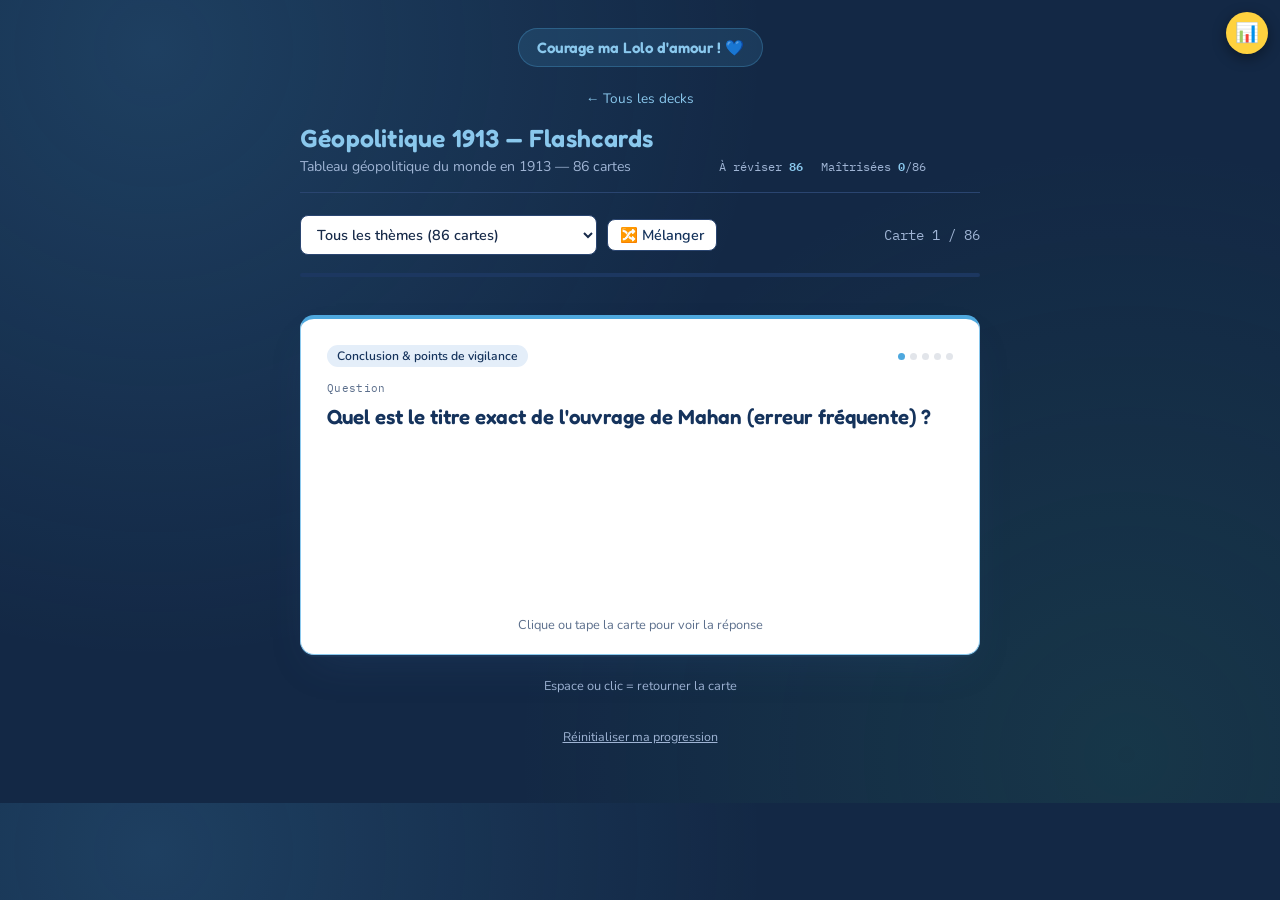
<file: geopolitique-1913-flashcards.html>
<!DOCTYPE html>
<html lang="fr">
<head>
<meta charset="UTF-8">
<meta name="viewport" content="width=device-width, initial-scale=1, viewport-fit=cover">
<title>Géopolitique 1913 — Flashcards</title>
<link rel="preconnect" href="https://fonts.googleapis.com">
<link rel="preconnect" href="https://fonts.gstatic.com" crossorigin>
<link href="https://fonts.googleapis.com/css2?family=Fredoka:wght@500;600;700&family=Nunito:wght@400;500;600;700;800&family=IBM+Plex+Mono:wght@500;600&display=swap" rel="stylesheet">
<style>
  :root{
    --bg:#132845;
    --bg-2:#1C3760;
    --paper:#FFFFFF;
    --paper-2:#F0F5FC;
    --ink:#EAF1FB;
    --ink-muted:#9FB4D4;
    --blue:#4EA8DE;
    --blue-light:#8AC8ED;
    --blue-deep:#15335C;
    --success:#2E8C5B;
    --success-light:#4FAE7B;
    --success-deep:#1C5C3B;
    --coral:#E0654F;
    --coral-light:#EE9280;
    --rule:#2A4570;
    --text-onpaper:#182B4A;
    --text-onpaper-muted:#5C6F8C;
  }
  :root:not([data-theme="light"]){ }
  :root[data-theme="dark"]{ }
  @media (prefers-color-scheme: dark){ :root:not([data-theme="light"]){ } }

  *{ box-sizing:border-box; }
  html{ scroll-padding-top: env(safe-area-inset-top, 0px); }
  body{
    margin:0;
    min-height:100%;
    background:var(--bg);
    color:var(--ink);
    font-family:'Nunito', sans-serif;
    padding-top: env(safe-area-inset-top, 0px);
    padding-bottom: env(safe-area-inset-bottom, 0px);
    background-image:
      radial-gradient(circle at 12% 6%, rgba(78,168,222,0.18), transparent 45%),
      radial-gradient(circle at 88% 94%, rgba(46,140,91,0.14), transparent 45%);
  }

  .wrap{
    max-width:720px;
    margin:0 auto;
    padding:28px 20px 56px;
  }

  .banner-love{
    text-align:center;
    font-family:'Fredoka', sans-serif;
    font-weight:600;
    font-size:0.95rem;
    color:var(--blue-light);
    background:rgba(78,168,222,0.14);
    border:1px solid rgba(78,168,222,0.3);
    border-radius:999px;
    padding:9px 18px;
    margin-bottom:20px;
    display:inline-block;
  }
  .banner-love-row{ text-align:center; }

  header.top{
    display:flex;
    align-items:flex-end;
    justify-content:space-between;
    gap:16px;
    margin-bottom:22px;
    border-bottom:1px solid var(--rule);
    padding-bottom:16px;
    flex-wrap:wrap;
  }
  .title-block h1{
    font-family:'Fredoka', sans-serif;
    font-weight:600;
    font-size:1.55rem;
    margin:0 0 4px;
    color:var(--blue-light);
    letter-spacing:0.2px;
  }
  .title-block p{
    margin:0;
    color:var(--ink-muted);
    font-size:0.88rem;
  }
  .stats{
    display:flex;
    gap:18px;
    font-family:'IBM Plex Mono', monospace;
    font-size:0.78rem;
    color:var(--ink-muted);
    white-space:nowrap;
  }
  .stats b{ color:var(--blue-light); font-weight:600; }

  .controls{
    display:flex;
    align-items:center;
    justify-content:space-between;
    gap:12px;
    margin-bottom:18px;
    flex-wrap:wrap;
  }
  .filter-row{
    display:flex;
    align-items:center;
    gap:10px;
  }
  select{
    background:var(--paper);
    color:var(--text-onpaper);
    border:1px solid var(--rule);
    padding:8px 12px;
    font-family:'Nunito', sans-serif;
    font-weight:600;
    font-size:0.9rem;
    border-radius:8px;
    cursor:pointer;
  }
  .shuffle-btn{
    background:var(--paper);
    color:var(--blue-deep);
    border:1px solid var(--rule);
    padding:8px 12px;
    font-family:'Nunito', sans-serif;
    font-weight:600;
    font-size:0.9rem;
    border-radius:8px;
    cursor:pointer;
    line-height:1;
  }
  .shuffle-btn:hover{ border-color:var(--blue); }
  .counter{
    font-family:'IBM Plex Mono', monospace;
    font-size:0.85rem;
    color:var(--ink-muted);
  }

  .progress-wrap{
    position:relative;
    margin-bottom:6px;
  }
  .progress-track{
    height:4px;
    background:var(--bg-2);
    border-radius:3px;
    overflow:hidden;
  }
  .progress-fill{
    height:100%;
    background:var(--blue);
    width:0%;
    transition:width 0.3s ease;
  }
  .almost-label{
    text-align:right;
    font-family:'Fredoka', sans-serif;
    font-weight:600;
    font-size:0.8rem;
    color:var(--blue-light);
    opacity:0;
    transition:opacity 0.3s ease;
    height:20px;
    margin:5px 0 12px;
  }

  .stage{
    perspective:1600px;
    margin-bottom:22px;
  }
  .card{
    position:relative;
    min-height:340px;
    transform-style:preserve-3d;
    transition:transform 0.5s cubic-bezier(.4,.2,.2,1);
    cursor:pointer;
    touch-action:pan-y;
    user-select:none;
  }
  .card.flipped{ transform:rotateY(180deg); }
  .card.dragging{ transition:none; }
  .card.fly-left{ transition:transform 0.35s ease-in, opacity 0.35s ease-in; opacity:0; }
  .card.fly-right{ transition:transform 0.35s ease-in, opacity 0.35s ease-in; opacity:0; }

  .face{
    position:absolute;
    inset:0;
    backface-visibility:hidden;
    background:var(--paper);
    color:var(--text-onpaper);
    border:1px solid var(--blue-light);
    border-top:4px solid var(--blue);
    border-radius:14px;
    box-shadow:0 18px 40px -16px rgba(46,84,128,0.28), 0 2px 0 rgba(74,127,181,0.10);
    padding:26px 26px 20px;
    display:flex;
    flex-direction:column;
    overflow-y:auto;
    transition:box-shadow 0.2s ease, border-color 0.2s ease;
  }
  .face.back{ transform:rotateY(180deg); background:var(--paper-2); }
  .card.drag-yes .face{ border-color:var(--success); box-shadow:0 18px 40px -16px rgba(76,154,117,0.4); }
  .card.drag-no .face{ border-color:var(--coral); box-shadow:0 18px 40px -16px rgba(224,121,106,0.4); }

  /* Retour visuel du glissement : en dehors de la carte (qui est retournée), donc jamais en miroir */
  .stage{ position:relative; }
  .swipe-flag{
    position:absolute;
    inset:0;
    display:flex;
    align-items:center;
    justify-content:center;
    padding:16px;
    border-radius:16px;
    font-size:1.9rem;
    font-weight:800;
    line-height:1.2;
    text-align:center;
    letter-spacing:0.01em;
    color:#FFFFFF;
    text-shadow:0 2px 8px rgba(0,0,0,0.45);
    opacity:0;
    pointer-events:none;
    z-index:20;
    transform:none;
    transition:opacity 0.1s ease;
  }
  .swipe-flag.yes{ background:rgba(34,150,90,0.78); }
  .swipe-flag.no{ background:rgba(214,60,50,0.78); }

  .face-head{
    display:flex;
    align-items:center;
    justify-content:space-between;
    margin-bottom:14px;
  }
  .tag{
    font-size:0.76rem;
    font-weight:600;
    color:var(--blue-deep);
    background:var(--bg-2);
    background:#E4EEF9;
    padding:3px 10px;
    border-radius:20px;
  }
  .box-dots{ display:flex; gap:5px; }
  .box-dots span{
    width:7px; height:7px; border-radius:50%;
    background:rgba(31,58,92,0.13);
  }
  .box-dots span.filled{ background:var(--blue); }

  .face-label{
    font-family:'IBM Plex Mono', monospace;
    font-size:0.7rem;
    letter-spacing:0.03em;
    color:var(--text-onpaper-muted);
    margin-bottom:8px;
  }
  .q-text{
    font-family:'Fredoka', sans-serif;
    font-weight:600;
    font-size:1.28rem;
    line-height:1.4;
    margin:0;
    color:var(--blue-deep);
  }
  .a-text{
    font-family:'Nunito', sans-serif;
    font-weight:500;
    font-size:1.05rem;
    line-height:1.55;
    margin:0;
  }
  .hint{
    margin-top:auto;
    padding-top:14px;
    font-size:0.8rem;
    color:var(--text-onpaper-muted);
    text-align:center;
  }

  .answer-buttons{
    display:flex;
    gap:8px;
    margin-bottom:10px;
  }
  .answer-buttons button{
    flex:1;
    padding:12px 6px;
    font-family:'Fredoka', sans-serif;
    font-weight:600;
    font-size:0.78rem;
    line-height:1.2;
    white-space:normal;
    border-radius:10px;
    border:1px solid transparent;
    cursor:pointer;
    transition:filter 0.15s ease, transform 0.1s ease;
  }
  .answer-buttons button:hover{ filter:brightness(1.06); }
  .answer-buttons button:active{ transform:scale(0.97); }
  .btn-no{ background:var(--coral); color:#FFF6F4; }
  .btn-mid{ background:var(--bg-2); color:var(--blue-light); border:1px solid var(--blue-light); }
  .btn-yes{ background:var(--success); color:#F3FBF6; }
  .answer-buttons[hidden]{ display:none; }

  .popup-overlay{
    position:fixed;
    inset:0;
    pointer-events:none;
    display:flex;
    align-items:center;
    justify-content:center;
    z-index:60;
  }
  .popup-text{
    font-family:'Fredoka', sans-serif;
    font-weight:700;
    font-size:2.6rem;
    letter-spacing:0.02em;
    opacity:0;
    text-shadow:0 4px 18px rgba(0,0,0,0.35);
    animation:popSpawn 900ms cubic-bezier(.2,.9,.3,1.2) forwards;
    white-space:nowrap;
  }
  @keyframes popSpawn{
    0%{ opacity:0; transform:scale(0.4) rotate(-6deg) translateY(10px); }
    35%{ opacity:1; transform:scale(1.15) rotate(3deg) translateY(-6px); }
    55%{ opacity:1; transform:scale(1) rotate(0deg) translateY(0); }
    85%{ opacity:1; }
    100%{ opacity:0; transform:scale(1) translateY(-30px); }
  }

  .flip-hint-row{
    text-align:center;
    font-family:'Nunito', sans-serif;
    color:var(--ink-muted);
    font-size:0.8rem;
    margin-bottom:26px;
  }

  .done-panel{
    border:1px solid var(--rule);
    background:var(--paper);
    padding:32px 26px;
    text-align:center;
    border-radius:14px;
  }
  .done-panel h2{
    font-family:'Fredoka', sans-serif;
    font-weight:700;
    font-size:1.9rem;
    margin:0 0 10px;
    color:var(--success-deep);
  }
  .done-panel p{ font-family:'Nunito', sans-serif; color:var(--ink-muted); margin:0 0 20px; }
  .done-panel .row{ display:flex; gap:12px; justify-content:center; flex-wrap:wrap; }
  .done-panel button{
    padding:11px 18px;
    background:var(--blue);
    color:#fff;
    border:none;
    font-weight:600;
    font-family:'Nunito', sans-serif;
    border-radius:10px;
    cursor:pointer;
  }
  .done-panel button.ghost{
    background:transparent;
    color:var(--blue-deep);
    border:1px solid var(--blue-light);
  }

  footer.bottom{
    margin-top:30px;
    text-align:center;
  }
  footer.bottom button{
    color:var(--ink-muted);
    font-size:0.78rem;
    text-decoration:underline;
    cursor:pointer;
    background:none;
    border:none;
    font-family:'Nunito', sans-serif;
  }

  @media (max-width:480px){
    .card{ min-height:400px; }
    .q-text{ font-size:1.14rem; }
    header.top{ align-items:flex-start; }
  }
</style>
</head>
<body>
<script src="stats.js" data-deck="geo"></script>
<div class="popup-overlay" id="popupOverlay"></div>

<div class="wrap">

  <div class="banner-love-row"><span class="banner-love">Courage ma Lolo d'amour ! 💙</span></div>
  <div style="text-align:center; margin-bottom:14px;"><a href="index.html" style="color:var(--blue-light); font-family:'Nunito', sans-serif; font-size:0.85rem; text-decoration:none;">← Tous les decks</a></div>

  <header class="top">
    <div class="title-block">
      <h1>Géopolitique 1913 — Flashcards</h1>
      <p>Tableau géopolitique du monde en 1913 — 86 cartes</p>
    </div>
    <div class="stats">
      <span>À réviser <b id="statDue">0</b></span>
      <span>Maîtrisées <b id="statMastered">0</b>/<span id="statTotal">86</span></span>
    </div>
  </header>

  <div class="controls">
    <div class="filter-row">
      <select id="blocFilter" aria-label="Filtrer par thème"></select>
      <button class="shuffle-btn" id="shuffleBtn" title="Mélanger l'ordre des cartes">🔀 Mélanger</button>
    </div>
    <div class="counter" id="counter">—</div>
  </div>

  <div class="progress-wrap">
    <div class="progress-track"><div class="progress-fill" id="progressFill"></div></div>
  </div>
  <div class="almost-label" id="almostLabel">Tu y es presque ! 💙</div>

  <div id="stage" class="stage">
    <span class="swipe-flag no" id="flagNo">✗ Mauvaise réponse</span>
    <span class="swipe-flag yes" id="flagYes">✓ Bonne réponse</span>
    <div class="card" id="card" tabindex="0">
      <div class="face front">
        <div class="face-head">
          <span class="tag" id="tagFront">—</span>
          <div class="box-dots" id="dotsFront"></div>
        </div>
        <div class="face-label">Question</div>
        <p class="q-text" id="qText"></p>
        <div class="hint">Clique ou tape la carte pour voir la réponse</div>
      </div>
      <div class="face back">
        <div class="face-head">
          <span class="tag" id="tagBack">—</span>
          <div class="box-dots" id="dotsBack"></div>
        </div>
        <div class="face-label">Réponse</div>
        <p class="a-text" id="aText"></p>
        <div class="hint">Glisse la carte ← → ou utilise les boutons</div>
      </div>
    </div>
  </div>

  <div class="answer-buttons" id="answerButtons" hidden>
    <button class="btn-no" id="btnNo">Pas aujourd'hui, mais demain !</button>
    <button class="btn-mid" id="btnMid">À revoir</button>
    <button class="btn-yes" id="btnYes">TROP FACILE pour LOLOCHE</button>
  </div>
  <div class="flip-hint-row" id="flipHintRow">Espace ou clic = retourner la carte</div>

  <div id="donePanel" class="done-panel" style="display:none;">
    <h2 id="doneTitle">Session terminée</h2>
    <p id="doneText">Toutes les cartes dues ont été révisées.</p>
    <div class="row">
      <button id="btnPractice">Réviser quand même</button>
      <button class="ghost" id="btnAllBlocs">Voir tous les thèmes</button>
    </div>
  </div>

  <footer class="bottom">
    <button id="resetProgress">Réinitialiser ma progression</button>
  </footer>

</div>

<script>
(function(){
  "use strict";

  var CARDS = [
    {id:1,bloc:1,front:"Quelle est la problématique du chapitre 1 ?",back:"1913 est-il l'apogée ou le crépuscule du long XIXe siècle européen ? — tension entre l'impression de puissance et la réalité des fragilités (crises, nationalismes, rivalités)."},
    {id:2,bloc:1,front:"Définis la révolution industrielle.",back:"Processus par lequel des innovations de toute nature s'entraînent réciproquement et se diffusent à tous les secteurs — passage d'une économie agricole à une économie industrielle."},
    {id:3,bloc:1,front:"Que montre P. Mathias sur la Grande-Bretagne (« The First Industrial Nation ») ?",back:"Dans les années 1830, elle concentre 40% de la population active, 2/3 du charbon et 1/2 du fer mondiaux — la première nation industrielle."},
    {id:4,bloc:1,front:"Que caractérise la 2e révolution industrielle (fin XIXe) ?",back:"Chimie, électricité, acier, automobile (Ford T, 1908) — elle permet le rattrapage de l'Allemagne et des États-Unis entre 1870 et 1890."},
    {id:5,bloc:1,front:"Distingue concentration horizontale, verticale et conglomérale.",back:"Horizontale = même secteur ; verticale = maîtrise de toute la chaîne de production ; conglomérale = secteurs différents, pour réduire les risques."},
    {id:6,bloc:1,front:"Que sont un Konzern et un cartel ?",back:"Un Konzern est un groupe très concentré sous direction unique ; un cartel est une entente entre entreprises pour fixer les prix et se partager un marché — l'Allemagne en est la championne."},
    {id:7,bloc:1,front:"Que sont le taylorisme et le fordisme ?",back:"Le taylorisme parcellise le travail et sépare conception et exécution ; le fordisme organise le travail à la chaîne et double les salaires, ce qui augmente productivité et consommation."},
    {id:8,bloc:1,front:"Que sont les cycles de Kondratiev ?",back:"Des cycles économiques longs (40-60 ans) alternant phase A d'expansion et phase B de récession — la Grande Dépression (1873-1896) précède la Belle Époque (1896-1914)."},
    {id:9,bloc:1,front:"Quels chiffres caractérisent la Belle Époque (1896-1914) ?",back:"Crédit facile, échanges en hausse, croissance ≈ 5%/an (1910-1913), chômage en baisse, salaires en hausse — l'Europe en profite surtout (40% de la production industrielle mondiale)."},
    {id:10,bloc:1,front:"Définis le libéralisme (doctrine).",back:"Doctrine née avec les Lumières, centrée sur les libertés individuelles et civiles, la séparation des pouvoirs et le pluralisme ; en économie : libre entreprise, libre concurrence, libre-échange, État minimal — à l'opposé du mercantilisme."},
    {id:11,bloc:1,front:"Que défendent Adam Smith, Richard Cobden et Friedrich List ?",back:"Smith : le marché s'autorégule par la « main invisible ». Cobden : le commerce est source de paix. List : un « protectionnisme éducateur », protection temporaire des industries naissantes."},
    {id:12,bloc:1,front:"Quelles dates marquent l'essor puis le recul du libre-échange en Europe ?",back:"1846 : abolition des Corn Laws (GB) ; 1860 : traité Cobden-Chevalier (GB-France) ; mais retour du protectionnisme dès les années 1870 (Allemagne 1879, tarif Méline en France 1892)."},
    {id:13,bloc:1,front:"Définis l'étalon-or et la formule de B. Eichengreen.",back:"Système où chaque monnaie est définie par un poids d'or fixe et convertible en or (taux de change fixes) ; Eichengreen parle de « menottes d'or » — contraignant, mais créant la confiance et facilitant les échanges."},
    {id:14,bloc:1,front:"Quels progrès de transport et d'information accélèrent les échanges avant 1914 ?",back:"Coûts terrestres divisés par 10, réseau ferré doublé, canaux de Suez (1869) et Panama (1914), câble télégraphique transatlantique (1866) — 450 000 km de câbles sous-marins en 1913, dont 60% britanniques."},
    {id:15,bloc:1,front:"Que montre C. Bayly dans La Naissance du monde moderne (2004) ?",back:"Un monde qui s'unifie et s'accélère sous l'effet conjugué des transports, de l'information et des échanges."},
    {id:16,bloc:1,front:"Que montre Suzanne Berger dans Notre première mondialisation (2003) ?",back:"Entre 1870 et 1914, on échange autant que jamais, avec une première division internationale du travail et un rôle croissant des acteurs privés — un essor stoppé net par la 1ère Guerre mondiale (« l'échec oublié »)."},
    {id:17,bloc:1,front:"Quels chiffres illustrent les flux financiers, commerciaux et migratoires avant 1914 ?",back:"80% des investissements étrangers sont européens ; les échanges commerciaux sont multipliés par 25 (1815-1914) ; 100 millions de migrants entre 1880 et 1914, dont 33 millions d'Européens vers les États-Unis."},
    {id:18,bloc:1,front:"Peut-on vraiment parler d'une « première mondialisation » avant 1914 ?",back:"Oui, par l'intégration financière, commerciale et migratoire inédite (Berger) ; mais les échanges restent surtout des matières premières, le protectionnisme reste la norme, et l'ensemble demeure européocentré."},

    {id:19,bloc:2,front:"Quel poids économique a l'Europe dans la première mondialisation ?",back:"40% de la production industrielle mondiale (57% de l'acier), 55% des échanges, 80% des flux de capitaux (via la City de Londres) — mais surtout l'Europe du Nord-Ouest, le Sud et l'Est restant en retard."},
    {id:20,bloc:2,front:"Que dit Hobsbawm dans L'Ère des empires sur le « tournant impérial » ?",back:"Il situe à la fin du XIXe siècle un tournant impérial, une intensification de la compétition coloniale entre puissances européennes."},
    {id:21,bloc:2,front:"Que veut dire Jules Ferry par « la politique coloniale est fille de la politique industrielle » ?",back:"Les colonies sont vues comme un prolongement nécessaire de l'industrialisation, pour ses débouchés et ses matières premières."},
    {id:22,bloc:2,front:"Que décrit Kipling dans Le Fardeau de l'homme blanc (1899) ?",back:"L'idée d'une « mission civilisatrice » des puissances coloniales envers les peuples colonisés, présentée comme un devoir plutôt qu'une domination."},
    {id:23,bloc:2,front:"Que dit le Général Mangin dans La Force noire (1910) ?",back:"Les colonies sont vues comme un réservoir de soldats pour compenser l'infériorité démographique française face à l'Allemagne."},
    {id:24,bloc:2,front:"Que montre J. Marseille dans Empire colonial et capitalisme français (1984) ?",back:"Il analyse comment l'empire colonial devient peu à peu un frein, et non un moteur, pour le capitalisme français — une « histoire d'un divorce »."},
    {id:25,bloc:2,front:"Que distinguent Gallagher et Robinson dans « The Imperialism of Free Trade » (1953) ?",back:"L'impérialisme formel (administration directe) et l'impérialisme informel (domination économique sans administration, ex. Chine, Empire ottoman)."},
    {id:26,bloc:2,front:"Quelles sont les 4 grandes motivations de la colonisation ?",back:"Économiques (débouchés), civilisationnelles et religieuses, géostratégiques (points d'appui, soldats), et le prestige (laver une défaite, jingoïsme, Weltpolitik)."},
    {id:27,bloc:2,front:"Que signifient jingoïsme et Weltpolitik ?",back:"Le jingoïsme est un nationalisme britannique exacerbé favorable à l'expansion (Disraeli, 1872) ; la Weltpolitik est la « politique mondiale » de l'Allemagne de Guillaume II (« sa place au soleil », von Bülow)."},
    {id:28,bloc:2,front:"Que s'est-il passé entre 1880 et 1914 dans la course coloniale ?",back:"Ruée coloniale des années 1880-1890 (« scramble for Africa »), formalisée par la conférence de Berlin (1884-1885) ; en 1914, les empires couvrent environ 1/3 des terres émergées."},
    {id:29,bloc:2,front:"Compare les superficies des empires coloniaux en 1914.",back:"Le Royaume-Uni domine avec environ 30 millions de km², la France 11-12 millions, l'Allemagne seulement 3 millions."},
    {id:30,bloc:2,front:"Distingue dominions, colonies et protectorats.",back:"Les dominions ont une large autonomie (ex. Canada), les colonies sont administrées directement, les protectorats gardent une souveraineté formelle mais sous contrôle extérieur (ex. AOF/AEF pour la France)."},
    {id:31,bloc:2,front:"Qu'est-ce que l'« économie de traite » ?",back:"Une relation asymétrique où la colonie exporte des matières premières bon marché et la métropole des produits manufacturés plus chers."},
    {id:32,bloc:2,front:"Donne des exemples d'impérialisme informel.",back:"L'Empire ottoman (« l'homme malade de l'Europe », chemin de fer de Bagdad), l'Égypte (occupée en 1882), la Chine (traités inégaux après les guerres de l'opium, traité de Nankin en 1842)."},

    {id:33,bloc:3,front:"Que définit Fernand Braudel avec l'« économie-monde » ?",back:"Un espace économique autonome organisé autour d'un centre dominant qui contrôle des périphéries."},
    {id:34,bloc:3,front:"Pourquoi dit-on que la Grande-Bretagne est une « économie-monde » en perte de vitesse ?",back:"Malgré ses atouts (City, livre sterling, réseaux commerciaux, Inde), elle recule dès 1870 face au dumping allemand ; en 1913, les États-Unis l'ont déjà dépassée en production industrielle."},
    {id:35,bloc:3,front:"Quels sont les atouts et les faiblesses de la France en 1913 ?",back:"Atouts : deuxième empire colonial, innovations (Renault, aéronautique, Marie Curie). Faiblesses : seulement 4e puissance industrielle, peu de firmes à l'étranger, démographie faible (≈39 millions d'habitants)."},
    {id:36,bloc:3,front:"Que montre Laurence Badel sur la « diplomatie économique » ?",back:"La naissance d'un lien étroit entre diplomatie, finance et industrie (terme de Théophile Delcassé), via les attachés commerciaux et les chambres de commerce."},
    {id:37,bloc:3,front:"Quels facteurs expliquent la percée allemande avant 1914 ?",back:"Une démographie en forte hausse (40 à 67 millions d'habitants entre 1870 et 1913), le charbon et le fer de la Ruhr, des banques étroitement liées à l'industrie, et des cartels puissants."},
    {id:38,bloc:3,front:"En quoi l'Allemagne est-elle en 1913 la championne des cartels ?",back:"Ses grandes entreprises (Siemens, AEG, BASF, Krupp, Thyssen) s'entendent pour fixer les prix et se partager les marchés, combinant protectionnisme intérieur et dumping à l'export."},
    {id:39,bloc:3,front:"Que montre Pierre Mélandri dans Le Siècle américain (2016) ?",back:"Une industrialisation tardive mais très rapide des États-Unis, qui représentent déjà 1/3 de la production industrielle mondiale en 1913."},
    {id:40,bloc:3,front:"Quels sont les fondements de la puissance industrielle américaine ?",back:"Les matières premières, le Manufacturing Belt, un marché intérieur unifié par le chemin de fer transcontinental (1869), une immigration massive et la mécanisation agricole (Middle West)."},
    {id:41,bloc:3,front:"Que sont les trusts américains, et comment ont-ils été encadrés ?",back:"Des entreprises confiant leur gestion à un trustee en échange d'actions (ex. Standard Oil de Rockefeller) ; le Sherman Act (1890) les interdit, ce qui pousse à la création de holdings (J.P. Morgan)."},
    {id:42,bloc:3,front:"Comment les États-Unis passent-ils de l'isolationnisme à l'impérialisme ?",back:"De la doctrine Monroe (1823) à la destinée manifeste (O'Sullivan, 1845) et au Sea Power de Mahan (1890), jusqu'à la guerre hispano-américaine (1898) et le corollaire Roosevelt (1904, « Big Stick »)."},
    {id:43,bloc:3,front:"Que retenir de l'ère Meiji au Japon (depuis 1868) ?",back:"Le pouvoir est rendu à l'empereur, une constitution est adoptée (1889), l'industrialisation est impulsée par l'État puis confiée aux zaibatsu (Mitsui, Mitsubishi) — devise « un pays riche, une armée forte »."},
    {id:44,bloc:3,front:"Quelles victoires marquent l'expansion japonaise avant 1914 ?",back:"Victoire sur la Chine (Shimonoseki, 1895), alliance anglo-japonaise (1902), victoire sur la Russie (1905), annexion de la Corée (1910)."},
    {id:45,bloc:3,front:"Que dit Paul Claudel du Japon dans Sous le signe du dragon (1909) ?",back:"Il le décrit comme un pays « formidablement armé et pauvre » — puissant militairement mais économiquement fragile."},
    {id:46,bloc:3,front:"Quelles sont les limites de la puissance japonaise en 1914 ?",back:"Seulement 2% du PIB mondial, une croissance fragile due aux dépenses militaires et à la dépendance aux matières premières, et des tensions sociales internes."},
    {id:47,bloc:3,front:"Pourquoi le rattrapage industriel de la Russie reste-t-il inachevé en 1913 ?",back:"Malgré une industrialisation tardive dans le Donbass (avec des capitaux français) qui en fait la 4e-5e puissance industrielle, 3/4 de sa main-d'œuvre reste agricole."},
    {id:48,bloc:3,front:"Qu'est-ce qu'un zaibatsu ?",back:"Un conglomérat japonais contrôlé par une famille via une holding, structure qui perdurera jusqu'en 1945."},

    {id:49,bloc:4,front:"Que montre Clément Juglar sur les crises économiques (1862) ?",back:"Des crises cycliques d'environ 8 ans, en trois phases : essor, crise, liquidation — elles deviennent internationales (krachs de 1873 et de 1882)."},
    {id:50,bloc:4,front:"Qu'est-ce que le « système-monde » d'Immanuel Wallerstein ?",back:"Une économie-monde hiérarchisée en trois niveaux : un centre (pays riches et industrialisés), une semi-périphérie (Japon, Russie) et une périphérie (les colonies)."},
    {id:51,bloc:4,front:"Comment les régimes politiques diffèrent-ils entre l'Ouest et l'Est de l'Europe en 1913 ?",back:"À l'Ouest domine le libéralisme politique (monarchie parlementaire britannique, République française) ; à l'Est, l'autoritarisme persiste (Kaiser Guillaume II, tsar Nicolas II malgré la Douma de 1905)."},
    {id:52,bloc:4,front:"Distingue sentiment national, nationalisme, darwinisme social et pangermanisme.",back:"Le sentiment national est l'appartenance ressentie à une nation ; le nationalisme l'exacerbe avec une volonté de dominer et d'exclure ; le darwinisme social justifie la domination des « forts » sur les « faibles » ; le pangermanisme vise à rassembler tous les Allemands dans un même territoire."},
    {id:53,bloc:4,front:"Oppose la conception subjective (Renan) et objective (Fichte) de la nation.",back:"Pour Renan, la nation est une adhésion volontaire, « un plébiscite de tous les jours » ; pour Fichte, elle repose sur des critères objectifs — langue, culture, histoire, « race »."},
    {id:54,bloc:4,front:"Qu'est-ce que le « nationalisme intégral » de Charles Maurras ?",back:"Une doctrine hostile à la République qui exclut de la nation les « 4 États confédérés » : juifs, protestants, francs-maçons et étrangers."},
    {id:55,bloc:4,front:"Comment l'école participe-t-elle à la construction du sentiment national en France ?",back:"Via des ouvrages comme Le Tour de la France par deux enfants de G. Bruno (1877), diffusé dans le cadre des lois Ferry sur l'école."},
    {id:56,bloc:4,front:"Comment les minorités des grands empires réagissent-elles avant 1914 ?",back:"Par des compromis (l'Autriche-Hongrie en 1867) ou des revendications d'autonomie/indépendance ; hors d'Europe, le parti du Congrès émerge en Inde dès 1885."},
    {id:57,bloc:4,front:"Qu'est-ce que le « Grand Jeu » entre le Royaume-Uni et la Russie ?",back:"Une rivalité en Asie centrale (Perse, Afghanistan servant de zones tampons protégeant l'Inde), qui prend fin avec l'accord anglo-russe de 1907."},
    {id:58,bloc:4,front:"Que s'est-il passé à Fachoda en 1898 ?",back:"L'axe colonial britannique Le Caire-Le Cap (Kitchener) croise l'axe français Dakar-Djibouti (Marchand) ; la France, par la voix de Delcassé, cède face au Royaume-Uni."},
    {id:59,bloc:4,front:"Que retenir des crises marocaines de 1905 et 1911 ?",back:"La crise de Tanger (1905) mène à la conférence d'Algésiras (1906) ; celle d'Agadir (1911, envoi d'une canonnière allemande) aboutit au protectorat français sur le Maroc (1912), l'Allemagne recevant en échange une partie du Congo."},
    {id:60,bloc:4,front:"Décris la course aux armements navals avant 1914.",back:"L'amiral Tirpitz et la ligue navale (Flottenverein) poussent la marine allemande ; le Royaume-Uni abandonne le Two Power Standard pour la doctrine « two keels to one » (1912), avec les nouveaux cuirassés Dreadnought."},
    {id:61,bloc:4,front:"Pourquoi la France vote-t-elle la loi des 3 ans en 1913 ?",back:"Pour compenser sa forte infériorité démographique face à l'Allemagne (39 contre 65 millions d'habitants environ) en allongeant le service militaire."},
    {id:62,bloc:4,front:"Que décrit Charles Péguy avec « une longue veillée d'armes » (1905) ?",back:"Un climat de tension militaire permanente en Europe, où chaque puissance se prépare à un conflit pressenti."},
    {id:63,bloc:4,front:"Retrace le système des alliances européennes de 1879 à 1907.",back:"Duplice Allemagne-Autriche-Hongrie (1879) puis Triple Alliance avec l'Italie (1882) isolent la France ; l'alliance franco-russe (1892) prend l'Allemagne « en sandwich » ; l'Entente cordiale (1904) puis la Triple Entente (1907) répondent à ce bloc."},
    {id:64,bloc:4,front:"Pourquoi dit-on que la diplomatie des congrès meurt avant 1914 ?",back:"Le système de concertation né du congrès de Vienne (1815) est remplacé par des alliances rigides et secrètes, qui rendent tout conflit local plus difficile à contenir."},
    {id:65,bloc:4,front:"En quoi les guerres balkaniques (1912-1913) préfigurent-elles la Grande Guerre ?",back:"La Ligue balkanique libère la Macédoine en 1912, mais les vainqueurs se déchirent en 1913 ; ces guerres annoncent déjà l'artillerie de masse, les civils visés et le nettoyage ethnique."},
    {id:66,bloc:4,front:"Pourquoi la Serbie renforcée inquiète-t-elle l'Autriche-Hongrie après 1913 ?",back:"Alliée de la Russie, elle sort agrandie des guerres balkaniques, ce qui menace directement l'équilibre interne de l'Autriche-Hongrie face à ses minorités slaves."},
    {id:67,bloc:4,front:"Reconstitue la chronologie exacte de l'engrenage de 1914.",back:"28 juin : assassinat de François-Ferdinand à Sarajevo par Gavrilo Princip ; ultimatum autrichien ; 28 juillet : déclaration de guerre de l'Autriche-Hongrie à la Serbie ; 1er-3 août : l'Allemagne déclare la guerre à la Russie puis à la France ; 4 août : entrée en guerre du Royaume-Uni après l'invasion de la Belgique neutre."},

    {id:68,bloc:5,front:"Que montre K. Pomeranz dans La Grande Divergence (2000) ?",back:"La Chine et l'Europe étaient à un niveau comparable à la fin du XVIIIe siècle ; ce sont le charbon et les colonies qui font ensuite diverger l'Europe."},
    {id:69,bloc:5,front:"Que soutient N. Angell dans La Grande Illusion (1910), et quelle est la limite de sa thèse ?",back:"Il soutient que la mondialisation rendrait la guerre absurde économiquement ; mais cela suppose des puissances rationnelles, alors que Mahan rappelle le poids des passions nationales."},
    {id:70,bloc:5,front:"Que montre P. Moreau-Defarges sur les ordres mondiaux (2003) ?",back:"La Première Guerre mondiale fait basculer d'un ordre européocentré à un ordre partagé, notamment avec la montée des États-Unis."},
    {id:71,bloc:5,front:"Compare les positions de P. Renouvin et F. Fischer sur les responsabilités de la guerre.",back:"Renouvin voit une responsabilité allemande supérieure mais pas exclusive ; Fischer (1961), dans Les Buts de guerre de l'Allemagne impériale, défend une forte culpabilité allemande — une thèse qui fait scandale."},
    {id:72,bloc:5,front:"Que montre Christopher Clark dans Les Somnambules (2012) ?",back:"Les Européens marchent « les yeux fermés » vers la guerre, par une suite de décisions plutôt qu'une fatalité — il décentre le regard vers les Balkans."},
    {id:73,bloc:5,front:"Quelle est la conclusion générale du chapitre sur 1913 ?",back:"Une apogée européenne réelle mais déjà contestée : la montée des États-Unis et du Japon montre que la hiérarchie de la puissance bascule, et la mondialisation n'a pas empêché les rivalités, contrairement à l'espoir des libéraux."},
    {id:74,bloc:5,front:"Quelles sont les vraies dates de la Belle Époque et de la Grande Dépression (erreur fréquente) ?",back:"Belle Époque : 1895/96-1914 (pas 1917) ; Grande Dépression : 1873-1896."},
    {id:75,bloc:5,front:"Quel est le titre exact de l'ouvrage de Mahan (erreur fréquente) ?",back:"The Influence of Sea Power upon History (1890) — pas simplement « Sea Power »."},
    {id:76,bloc:5,front:"Un cartel fixe-t-il ou baisse-t-il les prix (erreur fréquente) ?",back:"Un cartel fixe les prix entre les entreprises membres — il ne les baisse pas, contrairement à une confusion fréquente."},
    {id:77,bloc:5,front:"Quelle est la bonne orthographe du groupe industriel très concentré sous direction unique ?",back:"Konzern (et non une autre orthographe) — à retenir tel quel pour la copie."},
    {id:78,bloc:5,front:"Bessemer est-il un inventeur français ou britannique (erreur fréquente) ?",back:"Britannique — le convertisseur Bessemer est une invention britannique clé de la sidérurgie du XIXe siècle."},
    {id:79,bloc:5,front:"L'invention de Hertz concerne-t-elle les ondes ou le téléphone (erreur fréquente) ?",back:"Les ondes (les ondes hertziennes) — le téléphone est une invention de Bell, à ne pas confondre."},
    {id:80,bloc:5,front:"Pourquoi parle-t-on de navires « frigorifiques » et pas « Froud » (erreur fréquente) ?",back:"Le terme vient du froid (réfrigération), qui permet le transport de denrées périssables sur de longues distances — « Froud » est une déformation à corriger."},
    {id:81,bloc:5,front:"BNP Paribas existait-elle sous ce nom avant 1914 (erreur fréquente) ?",back:"Non — avant 1914, seule Paribas existait ; la fusion avec la BNP est bien postérieure, à ne pas anachroniser."},
    {id:82,bloc:5,front:"À quelles dates l'Égypte est-elle occupée et la Grèce indépendante (erreur fréquente) ?",back:"L'Égypte est occupée par le Royaume-Uni en 1882 ; la Grèce devient indépendante en 1830 — deux dates à ne pas confondre ni inverser."},
    {id:83,bloc:5,front:"Quelle est la durée exacte des cycles de Juglar (erreur fréquente) ?",back:"Environ 8 ans — à ne pas confondre avec les cycles longs de Kondratiev (40-60 ans)."},
    {id:84,bloc:5,front:"Après la crise d'Agadir, qui reçoit une partie du Congo (erreur fréquente) ?",back:"C'est l'Allemagne qui reçoit une partie du Congo français en compensation de son retrait, et non l'inverse."},
    {id:85,bloc:5,front:"En 1913, qui devance qui en production industrielle entre le Royaume-Uni et les États-Unis (erreur fréquente) ?",back:"Les États-Unis ont déjà dépassé le Royaume-Uni en production industrielle dès 1913 — la supériorité britannique date en réalité des années 1850-1870."},
    {id:86,bloc:5,front:"Dans des notes qui utilisent « EU », à quoi ce sigle peut-il faire référence, et quel est le risque ?",back:"Il peut désigner tantôt l'Europe, tantôt les États-Unis — un sigle ambigu à toujours écrire en toutes lettres pour éviter toute confusion à l'écrit."}
  ];

  var BLOCS = {
    1:"Fondements de la mondialisation", 2:"Europe & colonisation", 3:"Puissances émergentes",
    4:"Tensions & marche vers la guerre", 5:"Conclusion & points de vigilance"
  };

  var STORAGE_KEY = "geopolitique_1913_progress_v1";
  var INTERVALS = [0,1,3,7,16]; // days, index = box-1 (box 1..5)

  function todayStr(){
    var d = new Date();
    return d.getFullYear()+"-"+String(d.getMonth()+1).padStart(2,"0")+"-"+String(d.getDate()).padStart(2,"0");
  }
  function addDays(dateStr, n){
    var d = new Date(dateStr+"T00:00:00");
    d.setDate(d.getDate()+n);
    return d.getFullYear()+"-"+String(d.getMonth()+1).padStart(2,"0")+"-"+String(d.getDate()).padStart(2,"0");
  }

  function loadProgress(){
    try{
      var raw = localStorage.getItem(STORAGE_KEY);
      if(!raw) return {};
      var parsed = JSON.parse(raw);
      return (parsed && typeof parsed === "object") ? parsed : {};
    }catch(e){ return {}; }
  }
  function saveProgress(p){
    try{ localStorage.setItem(STORAGE_KEY, JSON.stringify(p)); }
    catch(e){ /* storage unavailable — session continues without persistence */ }
  }

  var progress = loadProgress();
  var today = todayStr();

  function stateFor(cardId){
    var s = progress[cardId];
    if(!s){ s = {box:1, due:today}; }
    return s;
  }

  var blocFilter = document.getElementById("blocFilter");
  var counterEl = document.getElementById("counter");
  var stageEl = document.getElementById("stage");
  var cardEl = document.getElementById("card");
  var qText = document.getElementById("qText");
  var aText = document.getElementById("aText");
  var tagFront = document.getElementById("tagFront");
  var tagBack = document.getElementById("tagBack");
  var dotsFront = document.getElementById("dotsFront");
  var dotsBack = document.getElementById("dotsBack");
  var answerButtons = document.getElementById("answerButtons");
  var flipHintRow = document.getElementById("flipHintRow");
  var btnNo = document.getElementById("btnNo");
  var btnMid = document.getElementById("btnMid");
  var btnYes = document.getElementById("btnYes");
  var donePanel = document.getElementById("donePanel");
  var doneTitle = document.getElementById("doneTitle");
  var doneText = document.getElementById("doneText");
  var btnPractice = document.getElementById("btnPractice");
  var btnAllBlocs = document.getElementById("btnAllBlocs");
  var statDue = document.getElementById("statDue");
  var statMastered = document.getElementById("statMastered");
  var statTotal = document.getElementById("statTotal");
  var resetBtn = document.getElementById("resetProgress");
  var progressFill = document.getElementById("progressFill");
  var almostLabel = document.getElementById("almostLabel");
  var shuffleBtn = document.getElementById("shuffleBtn");
  var flagYes = document.getElementById("flagYes");
  var flagNo = document.getElementById("flagNo");

  statTotal.textContent = CARDS.length;

  var opt = document.createElement("option");
  opt.value = "all"; opt.textContent = "Tous les thèmes (" + CARDS.length + " cartes)";
  blocFilter.appendChild(opt);
  Object.keys(BLOCS).forEach(function(k){
    var count = CARDS.filter(function(c){ return c.bloc == k; }).length;
    var o = document.createElement("option");
    o.value = k;
    o.textContent = BLOCS[k] + " (" + count + ")";
    blocFilter.appendChild(o);
  });

  var queue = [];
  var qIndex = 0;
  var current = null;
  var practiceMode = false;

  function shuffleArray(arr){
    for(var i = arr.length - 1; i > 0; i--){
      var j = Math.floor(Math.random() * (i + 1));
      var tmp = arr[i]; arr[i] = arr[j]; arr[j] = tmp;
    }
    return arr;
  }

  function cardsForFilter(){
    var f = blocFilter.value;
    if(f === "all") return CARDS.slice();
    return CARDS.filter(function(c){ return String(c.bloc) === f; });
  }

  function buildQueue(forcePractice){
    var pool = cardsForFilter();
    var list;
    if(forcePractice){
      list = pool.slice();
    }else{
      list = pool.filter(function(c){
        var s = stateFor(c.id);
        return s.due <= today;
      });
    }
    shuffleArray(list);
    queue = list;
    qIndex = 0;
    practiceMode = !!forcePractice;
  }

  function updateStats(){
    var pool = cardsForFilter();
    var dueCount = pool.filter(function(c){ return stateFor(c.id).due <= today; }).length;
    var masteredCount = pool.filter(function(c){ return stateFor(c.id).box >= 5; }).length;
    statDue.textContent = dueCount;
    statMastered.textContent = masteredCount;
    statTotal.textContent = pool.length;
  }

  function renderDots(container, box){
    container.innerHTML = "";
    for(var i=1;i<=5;i++){
      var s = document.createElement("span");
      if(i <= box) s.className = "filled";
      container.appendChild(s);
    }
  }

  function showCard(){
    if(qIndex >= queue.length){
      showDone();
      return;
    }
    current = queue[qIndex];
    var s = stateFor(current.id);
    cardEl.classList.remove("flipped");
    qText.textContent = current.front;
    aText.textContent = current.back;
    var label = BLOCS[current.bloc];
    tagFront.textContent = label;
    tagBack.textContent = label;
    renderDots(dotsFront, s.box);
    renderDots(dotsBack, s.box);
    answerButtons.hidden = true;
    flipHintRow.style.display = "block";
    counterEl.textContent = "Carte " + (qIndex+1) + " / " + queue.length + (practiceMode ? " · révision libre" : "");
    stageEl.style.display = "block";
    donePanel.style.display = "none";
    var pct = queue.length ? Math.round((qIndex/queue.length)*100) : 0;
    progressFill.style.width = pct + "%";
    almostLabel.style.opacity = (pct >= 70 && pct < 100) ? 1 : 0;
    cardEl.style.transform = "";
    cardEl.classList.remove("fly-left","fly-right","dragging","drag-yes","drag-no");
  }

  function showDone(){
    stageEl.style.display = "none";
    answerButtons.hidden = true;
    flipHintRow.style.display = "none";
    counterEl.textContent = "";
    donePanel.style.display = "block";
    progressFill.style.width = "100%";
    almostLabel.style.opacity = 0;
    doneTitle.textContent = "BRAVOOO ! 🎉";
    if(practiceMode){
      doneText.textContent = "T'as tout repassé en révision libre, Lolo — t'assures ! 💙";
    }else{
      doneText.textContent = "T'as fini toutes les cartes du jour. On est trop fiers de toi ! 💙";
    }
    updateStats();
  }

  function flip(){
    if(!current) return;
    var willShowBack = !cardEl.classList.contains("flipped");
    cardEl.classList.toggle("flipped");
    if(willShowBack){
      answerButtons.hidden = false;
      flipHintRow.style.display = "none";
    }else{
      answerButtons.hidden = true;
      flipHintRow.style.display = "block";
    }
  }

  var popupOverlay = document.getElementById("popupOverlay");

  function spawnPopup(text, color){
    var el = document.createElement("div");
    el.className = "popup-text";
    el.textContent = text;
    el.style.color = color;
    popupOverlay.innerHTML = "";
    popupOverlay.appendChild(el);
    setTimeout(function(){
      if(el.parentNode) el.parentNode.removeChild(el);
    }, 900);
  }

  function answer(kind){
    if(!current) return;
    if(window.FCStats) FCStats.log("geo", current, arguments[0], BLOCS[current.bloc]);
    var s = stateFor(current.id);
    if(kind === "yes"){
      s.box = Math.min(5, s.box + 1);
      s.due = addDays(today, INTERVALS[s.box - 1]);
      spawnPopup("VAMOSSS 🔥", "#4FAE7B");
    }else if(kind === "mid"){
      s.due = addDays(today, 1);
    }else{
      s.box = 1;
      s.due = addDays(today, INTERVALS[0]);
      spawnPopup("Next time :)", "#EE9280");
    }
    progress[current.id] = s;
    saveProgress(progress);
    qIndex++;
    updateStats();
    showCard();
  }

  var dragState = null;
  var DRAG_THRESHOLD = 90;

  function onPointerDown(e){
    if(answerButtons.hidden) return;
    var point = (e.touches && e.touches[0]) || e;
    dragState = { startX: point.clientX, dx: 0, moved:false, pointerId: e.pointerId };
    cardEl.classList.add("dragging");
    try{ if(e.pointerId !== undefined) cardEl.setPointerCapture(e.pointerId); }catch(err){}
  }
  function onPointerMove(e){
    if(!dragState) return;
    var point = (e.touches && e.touches[0]) || e;
    dragState.dx = point.clientX - dragState.startX;
    if(Math.abs(dragState.dx) > 4) dragState.moved = true;
    var rot = dragState.dx / 18;
    cardEl.style.transform = "rotateY(180deg) translateX(" + dragState.dx + "px) rotate(" + (-rot) + "deg)";
    cardEl.classList.toggle("drag-yes", dragState.dx > 30);
    cardEl.classList.toggle("drag-no", dragState.dx < -30);
    flagYes.style.opacity = dragState.dx > 30 ? Math.min(1,(dragState.dx-30)/60) : 0;
    flagNo.style.opacity = dragState.dx < -30 ? Math.min(1,(-dragState.dx-30)/60) : 0;
    if(e.cancelable) e.preventDefault();
  }
  function onPointerUp(){
    if(!dragState) return;
    cardEl.classList.remove("dragging");
    var dx = dragState.dx;
    var wasDrag = dragState.moved;
    dragState = null;
    flagYes.style.opacity = 0;
    flagNo.style.opacity = 0;
    if(Math.abs(dx) > DRAG_THRESHOLD){
      var flyRight = dx > 0;
      cardEl.classList.add(flyRight ? "fly-right" : "fly-left");
      cardEl.style.transform = "rotateY(180deg) translateX(" + (flyRight ? 900 : -900) + "px) rotate(" + (flyRight ? 20 : -20) + "deg)";
      setTimeout(function(){ answer(flyRight ? "yes" : "no"); }, 320);
    }else{
      cardEl.classList.remove("drag-yes","drag-no");
      cardEl.style.transform = "";
    }
    if(wasDrag){
      cardEl.addEventListener("click", function swallow(ev){ ev.stopPropagation(); cardEl.removeEventListener("click", swallow, true); }, {capture:true, once:true});
    }
  }

  cardEl.addEventListener("pointerdown", onPointerDown);
  cardEl.addEventListener("pointermove", onPointerMove);
  cardEl.addEventListener("pointerup", onPointerUp);
  cardEl.addEventListener("pointercancel", onPointerUp);
  cardEl.addEventListener("pointerleave", function(){ if(dragState) onPointerUp(); });

  cardEl.addEventListener("click", flip);
  cardEl.addEventListener("keydown", function(e){
    if(e.code === "Space" || e.key === "Enter"){ e.preventDefault(); flip(); }
  });
  document.addEventListener("keydown", function(e){
    var backVisible = !answerButtons.hidden;
    if(!backVisible) return;
    if(e.key === "ArrowRight"){ e.preventDefault(); answer("yes"); }
    if(e.key === "ArrowLeft"){ e.preventDefault(); answer("no"); }
    if(e.key === "ArrowUp"){ e.preventDefault(); answer("mid"); }
  });
  btnNo.addEventListener("click", function(){ answer("no"); });
  btnMid.addEventListener("click", function(){ answer("mid"); });
  btnYes.addEventListener("click", function(){ answer("yes"); });

  blocFilter.addEventListener("change", function(){
    buildQueue(false);
    updateStats();
    showCard();
  });

  shuffleBtn.addEventListener("click", function(){
    var remaining = queue.slice(qIndex);
    shuffleArray(remaining);
    queue = queue.slice(0, qIndex).concat(remaining);
    showCard();
  });

  btnPractice.addEventListener("click", function(){
    buildQueue(true);
    showCard();
  });
  btnAllBlocs.addEventListener("click", function(){
    blocFilter.value = "all";
    buildQueue(false);
    updateStats();
    showCard();
  });

  resetBtn.addEventListener("click", function(){
    if(confirm("Réinitialiser toute ta progression sur ces 86 cartes ?")){
      progress = {};
      saveProgress(progress);
      today = todayStr();
      buildQueue(false);
      updateStats();
      showCard();
    }
  });

  buildQueue(false);
  updateStats();
  showCard();
})();
</script>
</body>
</html>
</file>
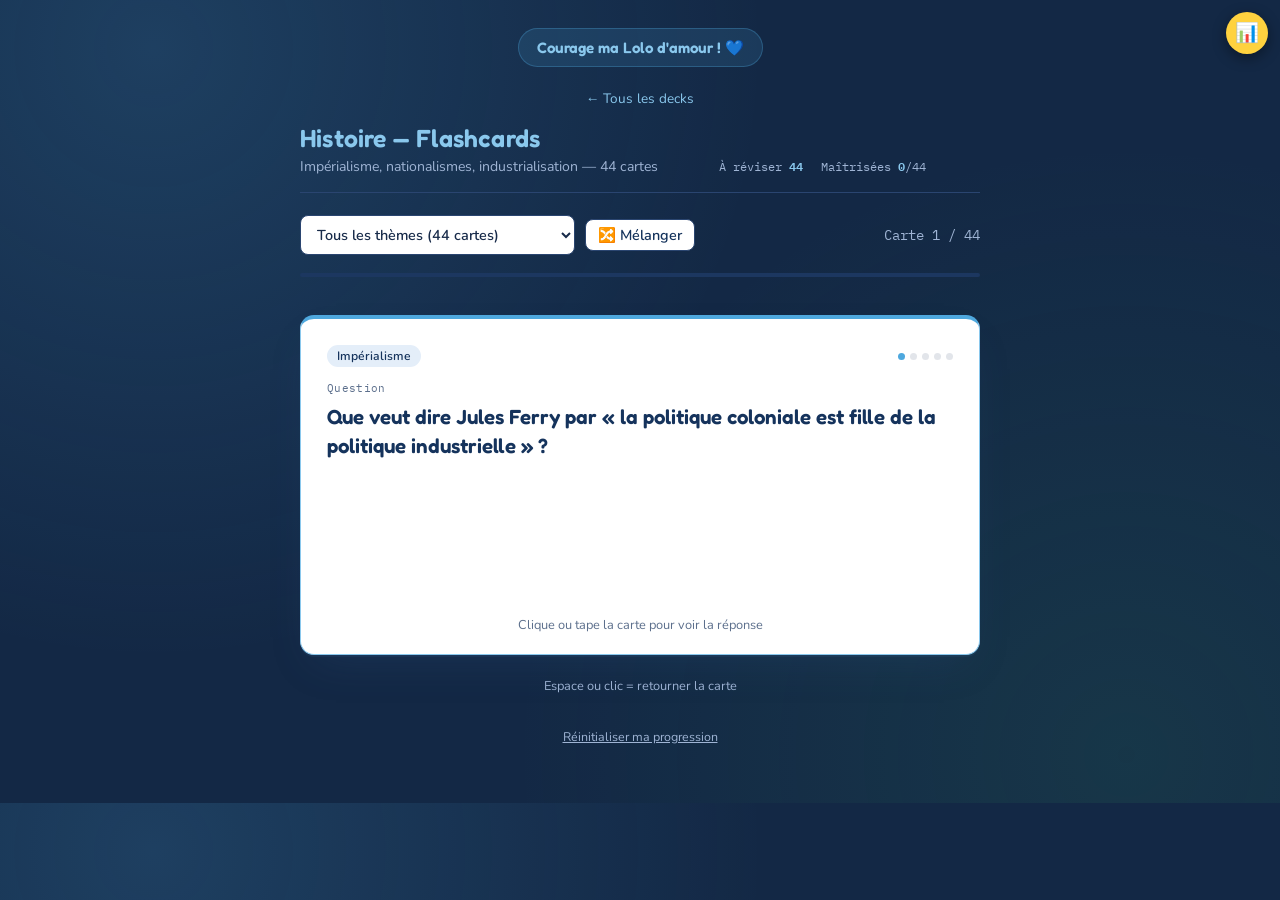
<file: histoire-flashcards.html>
<!DOCTYPE html>
<html lang="fr">
<head>
<meta charset="UTF-8">
<meta name="viewport" content="width=device-width, initial-scale=1, viewport-fit=cover">
<title>Histoire — Flashcards</title>
<link rel="preconnect" href="https://fonts.googleapis.com">
<link rel="preconnect" href="https://fonts.gstatic.com" crossorigin>
<link href="https://fonts.googleapis.com/css2?family=Fredoka:wght@500;600;700&family=Nunito:wght@400;500;600;700;800&family=IBM+Plex+Mono:wght@500;600&display=swap" rel="stylesheet">
<style>
  :root{
    --bg:#132845;
    --bg-2:#1C3760;
    --paper:#FFFFFF;
    --paper-2:#F0F5FC;
    --ink:#EAF1FB;
    --ink-muted:#9FB4D4;
    --blue:#4EA8DE;
    --blue-light:#8AC8ED;
    --blue-deep:#15335C;
    --success:#2E8C5B;
    --success-light:#4FAE7B;
    --success-deep:#1C5C3B;
    --coral:#E0654F;
    --coral-light:#EE9280;
    --rule:#2A4570;
    --text-onpaper:#182B4A;
    --text-onpaper-muted:#5C6F8C;
  }
  :root:not([data-theme="light"]){ }
  :root[data-theme="dark"]{ }
  @media (prefers-color-scheme: dark){ :root:not([data-theme="light"]){ } }

  *{ box-sizing:border-box; }
  html{ scroll-padding-top: env(safe-area-inset-top, 0px); }
  body{
    margin:0;
    min-height:100%;
    background:var(--bg);
    color:var(--ink);
    font-family:'Nunito', sans-serif;
    padding-top: env(safe-area-inset-top, 0px);
    padding-bottom: env(safe-area-inset-bottom, 0px);
    background-image:
      radial-gradient(circle at 12% 6%, rgba(78,168,222,0.18), transparent 45%),
      radial-gradient(circle at 88% 94%, rgba(46,140,91,0.14), transparent 45%);
  }

  .wrap{
    max-width:720px;
    margin:0 auto;
    padding:28px 20px 56px;
  }

  .banner-love{
    text-align:center;
    font-family:'Fredoka', sans-serif;
    font-weight:600;
    font-size:0.95rem;
    color:var(--blue-light);
    background:rgba(78,168,222,0.14);
    border:1px solid rgba(78,168,222,0.3);
    border-radius:999px;
    padding:9px 18px;
    margin-bottom:20px;
    display:inline-block;
  }
  .banner-love-row{ text-align:center; }

  header.top{
    display:flex;
    align-items:flex-end;
    justify-content:space-between;
    gap:16px;
    margin-bottom:22px;
    border-bottom:1px solid var(--rule);
    padding-bottom:16px;
    flex-wrap:wrap;
  }
  .title-block h1{
    font-family:'Fredoka', sans-serif;
    font-weight:600;
    font-size:1.55rem;
    margin:0 0 4px;
    color:var(--blue-light);
    letter-spacing:0.2px;
  }
  .title-block p{
    margin:0;
    color:var(--ink-muted);
    font-size:0.88rem;
  }
  .stats{
    display:flex;
    gap:18px;
    font-family:'IBM Plex Mono', monospace;
    font-size:0.78rem;
    color:var(--ink-muted);
    white-space:nowrap;
  }
  .stats b{ color:var(--blue-light); font-weight:600; }

  .controls{
    display:flex;
    align-items:center;
    justify-content:space-between;
    gap:12px;
    margin-bottom:18px;
    flex-wrap:wrap;
  }
  .filter-row{
    display:flex;
    align-items:center;
    gap:10px;
  }
  select{
    background:var(--paper);
    color:var(--text-onpaper);
    border:1px solid var(--rule);
    padding:8px 12px;
    font-family:'Nunito', sans-serif;
    font-weight:600;
    font-size:0.9rem;
    border-radius:8px;
    cursor:pointer;
  }
  .shuffle-btn{
    background:var(--paper);
    color:var(--blue-deep);
    border:1px solid var(--rule);
    padding:8px 12px;
    font-family:'Nunito', sans-serif;
    font-weight:600;
    font-size:0.9rem;
    border-radius:8px;
    cursor:pointer;
    line-height:1;
  }
  .shuffle-btn:hover{ border-color:var(--blue); }
  .counter{
    font-family:'IBM Plex Mono', monospace;
    font-size:0.85rem;
    color:var(--ink-muted);
  }

  .progress-wrap{
    position:relative;
    margin-bottom:6px;
  }
  .progress-track{
    height:4px;
    background:var(--bg-2);
    border-radius:3px;
    overflow:hidden;
  }
  .progress-fill{
    height:100%;
    background:var(--blue);
    width:0%;
    transition:width 0.3s ease;
  }
  .almost-label{
    text-align:right;
    font-family:'Fredoka', sans-serif;
    font-weight:600;
    font-size:0.8rem;
    color:var(--blue-light);
    opacity:0;
    transition:opacity 0.3s ease;
    height:20px;
    margin:5px 0 12px;
  }

  .stage{
    perspective:1600px;
    margin-bottom:22px;
  }
  .card{
    position:relative;
    min-height:340px;
    transform-style:preserve-3d;
    transition:transform 0.5s cubic-bezier(.4,.2,.2,1);
    cursor:pointer;
    touch-action:pan-y;
    user-select:none;
  }
  .card.flipped{ transform:rotateY(180deg); }
  .card.dragging{ transition:none; }
  .card.fly-left{ transition:transform 0.35s ease-in, opacity 0.35s ease-in; opacity:0; }
  .card.fly-right{ transition:transform 0.35s ease-in, opacity 0.35s ease-in; opacity:0; }

  .face{
    position:absolute;
    inset:0;
    backface-visibility:hidden;
    background:var(--paper);
    color:var(--text-onpaper);
    border:1px solid var(--blue-light);
    border-top:4px solid var(--blue);
    border-radius:14px;
    box-shadow:0 18px 40px -16px rgba(46,84,128,0.28), 0 2px 0 rgba(74,127,181,0.10);
    padding:26px 26px 20px;
    display:flex;
    flex-direction:column;
    overflow-y:auto;
    transition:box-shadow 0.2s ease, border-color 0.2s ease;
  }
  .face.back{ transform:rotateY(180deg); background:var(--paper-2); }
  .card.drag-yes .face{ border-color:var(--success); box-shadow:0 18px 40px -16px rgba(76,154,117,0.4); }
  .card.drag-no .face{ border-color:var(--coral); box-shadow:0 18px 40px -16px rgba(224,121,106,0.4); }

  /* Retour visuel du glissement : en dehors de la carte (qui est retournée), donc jamais en miroir */
  .stage{ position:relative; }
  .swipe-flag{
    position:absolute;
    inset:0;
    display:flex;
    align-items:center;
    justify-content:center;
    padding:16px;
    border-radius:16px;
    font-size:1.9rem;
    font-weight:800;
    line-height:1.2;
    text-align:center;
    letter-spacing:0.01em;
    color:#FFFFFF;
    text-shadow:0 2px 8px rgba(0,0,0,0.45);
    opacity:0;
    pointer-events:none;
    z-index:20;
    transform:none;
    transition:opacity 0.1s ease;
  }
  .swipe-flag.yes{ background:rgba(34,150,90,0.78); }
  .swipe-flag.no{ background:rgba(214,60,50,0.78); }

  .face-head{
    display:flex;
    align-items:center;
    justify-content:space-between;
    margin-bottom:14px;
  }
  .tag{
    font-size:0.76rem;
    font-weight:600;
    color:var(--blue-deep);
    background:var(--bg-2);
    background:#E4EEF9;
    padding:3px 10px;
    border-radius:20px;
  }
  .box-dots{ display:flex; gap:5px; }
  .box-dots span{
    width:7px; height:7px; border-radius:50%;
    background:rgba(31,58,92,0.13);
  }
  .box-dots span.filled{ background:var(--blue); }

  .face-label{
    font-family:'IBM Plex Mono', monospace;
    font-size:0.7rem;
    letter-spacing:0.03em;
    color:var(--text-onpaper-muted);
    margin-bottom:8px;
  }
  .q-text{
    font-family:'Fredoka', sans-serif;
    font-weight:600;
    font-size:1.28rem;
    line-height:1.4;
    margin:0;
    color:var(--blue-deep);
  }
  .a-text{
    font-family:'Nunito', sans-serif;
    font-weight:500;
    font-size:1.05rem;
    line-height:1.55;
    margin:0;
  }
  .hint{
    margin-top:auto;
    padding-top:14px;
    font-size:0.8rem;
    color:var(--text-onpaper-muted);
    text-align:center;
  }

  .answer-buttons{
    display:flex;
    gap:8px;
    margin-bottom:10px;
  }
  .answer-buttons button{
    flex:1;
    padding:12px 6px;
    font-family:'Fredoka', sans-serif;
    font-weight:600;
    font-size:0.78rem;
    line-height:1.2;
    white-space:normal;
    border-radius:10px;
    border:1px solid transparent;
    cursor:pointer;
    transition:filter 0.15s ease, transform 0.1s ease;
  }
  .answer-buttons button:hover{ filter:brightness(1.06); }
  .answer-buttons button:active{ transform:scale(0.97); }
  .btn-no{ background:var(--coral); color:#FFF6F4; }
  .btn-mid{ background:var(--bg-2); color:var(--blue-light); border:1px solid var(--blue-light); }
  .btn-yes{ background:var(--success); color:#F3FBF6; }
  .answer-buttons[hidden]{ display:none; }

  .popup-overlay{
    position:fixed;
    inset:0;
    pointer-events:none;
    display:flex;
    align-items:center;
    justify-content:center;
    z-index:60;
  }
  .popup-text{
    font-family:'Fredoka', sans-serif;
    font-weight:700;
    font-size:2.6rem;
    letter-spacing:0.02em;
    opacity:0;
    text-shadow:0 4px 18px rgba(0,0,0,0.35);
    animation:popSpawn 900ms cubic-bezier(.2,.9,.3,1.2) forwards;
    white-space:nowrap;
  }
  @keyframes popSpawn{
    0%{ opacity:0; transform:scale(0.4) rotate(-6deg) translateY(10px); }
    35%{ opacity:1; transform:scale(1.15) rotate(3deg) translateY(-6px); }
    55%{ opacity:1; transform:scale(1) rotate(0deg) translateY(0); }
    85%{ opacity:1; }
    100%{ opacity:0; transform:scale(1) translateY(-30px); }
  }

  .flip-hint-row{
    text-align:center;
    font-family:'Nunito', sans-serif;
    color:var(--ink-muted);
    font-size:0.8rem;
    margin-bottom:26px;
  }

  .done-panel{
    border:1px solid var(--rule);
    background:var(--paper);
    padding:32px 26px;
    text-align:center;
    border-radius:14px;
  }
  .done-panel h2{
    font-family:'Fredoka', sans-serif;
    font-weight:700;
    font-size:1.9rem;
    margin:0 0 10px;
    color:var(--success-deep);
  }
  .done-panel p{ font-family:'Nunito', sans-serif; color:var(--ink-muted); margin:0 0 20px; }
  .done-panel .row{ display:flex; gap:12px; justify-content:center; flex-wrap:wrap; }
  .done-panel button{
    padding:11px 18px;
    background:var(--blue);
    color:#fff;
    border:none;
    font-weight:600;
    font-family:'Nunito', sans-serif;
    border-radius:10px;
    cursor:pointer;
  }
  .done-panel button.ghost{
    background:transparent;
    color:var(--blue-deep);
    border:1px solid var(--blue-light);
  }

  footer.bottom{
    margin-top:30px;
    text-align:center;
  }
  footer.bottom button{
    color:var(--ink-muted);
    font-size:0.78rem;
    text-decoration:underline;
    cursor:pointer;
    background:none;
    border:none;
    font-family:'Nunito', sans-serif;
  }

  @media (max-width:480px){
    .card{ min-height:400px; }
    .q-text{ font-size:1.14rem; }
    header.top{ align-items:flex-start; }
  }
</style>
</head>
<body>
<script src="stats.js" data-deck="histoire"></script>
<div class="popup-overlay" id="popupOverlay"></div>

<div class="wrap">

  <div class="banner-love-row"><span class="banner-love">Courage ma Lolo d'amour ! 💙</span></div>
  <div style="text-align:center; margin-bottom:14px;"><a href="index.html" style="color:var(--blue-light); font-family:'Nunito', sans-serif; font-size:0.85rem; text-decoration:none;">← Tous les decks</a></div>

  <header class="top">
    <div class="title-block">
      <h1>Histoire — Flashcards</h1>
      <p>Impérialisme, nationalismes, industrialisation — 44 cartes</p>
    </div>
    <div class="stats">
      <span>À réviser <b id="statDue">0</b></span>
      <span>Maîtrisées <b id="statMastered">0</b>/<span id="statTotal">44</span></span>
    </div>
  </header>

  <div class="controls">
    <div class="filter-row">
      <select id="blocFilter" aria-label="Filtrer par thème"></select>
      <button class="shuffle-btn" id="shuffleBtn" title="Mélanger l'ordre des cartes">🔀 Mélanger</button>
    </div>
    <div class="counter" id="counter">—</div>
  </div>

  <div class="progress-wrap">
    <div class="progress-track"><div class="progress-fill" id="progressFill"></div></div>
  </div>
  <div class="almost-label" id="almostLabel">Tu y es presque ! 💙</div>

  <div id="stage" class="stage">
    <span class="swipe-flag no" id="flagNo">✗ Mauvaise réponse</span>
    <span class="swipe-flag yes" id="flagYes">✓ Bonne réponse</span>
    <div class="card" id="card" tabindex="0">
      <div class="face front">
        <div class="face-head">
          <span class="tag" id="tagFront">—</span>
          <div class="box-dots" id="dotsFront"></div>
        </div>
        <div class="face-label">Question</div>
        <p class="q-text" id="qText"></p>
        <div class="hint">Clique ou tape la carte pour voir la réponse</div>
      </div>
      <div class="face back">
        <div class="face-head">
          <span class="tag" id="tagBack">—</span>
          <div class="box-dots" id="dotsBack"></div>
        </div>
        <div class="face-label">Réponse</div>
        <p class="a-text" id="aText"></p>
        <div class="hint">Glisse la carte ← → ou utilise les boutons</div>
      </div>
    </div>
  </div>

  <div class="answer-buttons" id="answerButtons" hidden>
    <button class="btn-no" id="btnNo">Pas aujourd'hui, mais demain !</button>
    <button class="btn-mid" id="btnMid">À revoir</button>
    <button class="btn-yes" id="btnYes">TROP FACILE pour LOLOCHE</button>
  </div>
  <div class="flip-hint-row" id="flipHintRow">Espace ou clic = retourner la carte</div>

  <div id="donePanel" class="done-panel" style="display:none;">
    <h2 id="doneTitle">Session terminée</h2>
    <p id="doneText">Toutes les cartes dues ont été révisées.</p>
    <div class="row">
      <button id="btnPractice">Réviser quand même</button>
      <button class="ghost" id="btnAllBlocs">Voir tous les thèmes</button>
    </div>
  </div>

  <footer class="bottom">
    <button id="resetProgress">Réinitialiser ma progression</button>
  </footer>

</div>

<script>
(function(){
  "use strict";

  var CARDS = [
    {id:1,bloc:1,front:"Que dit Eric Hobsbawm sur la fin du XIXe siècle ?",back:"Il l'appelle « l'ère des Empires » — le début de la phase d'impérialisme, marquée par une compétition intense entre puissances européennes pour le contrôle de territoires extra-européens."},
    {id:2,bloc:1,front:"Que veut dire Jules Ferry par « la politique coloniale est fille de la politique industrielle » ?",back:"Les colonies répondent à un besoin de matières premières et de débouchés économiques pour l'industrie ; pour lui, coloniser est la suite logique de l'industrialisation, pas un simple projet politique."},
    {id:3,bloc:1,front:"Quelle citation de Kipling illustre la vision paternaliste de la colonisation ?",back:"« Half child, half devil » — les peuples colonisés vus comme innocents et dangereux à la fois, à « civiliser » ; cette image justifie la mission civilisatrice revendiquée par les puissances coloniales."},
    {id:4,bloc:1,front:"Qu'est-ce que « la force noire » du Général Mangin (1910) ?",back:"L'idée que la France, moins peuplée que l'Allemagne, doit s'appuyer sur ses populations coloniales pour renforcer ses armées en vue d'un conflit futur."},
    {id:5,bloc:1,front:"Que signifie la « Weltpolitik » défendue par Von Bülow ?",back:"L'Allemagne veut sa « place au soleil » — aligner ses ambitions géopolitiques (colonies, marine) sur sa puissance économique déjà acquise, quitte à inquiéter le Royaume-Uni."},
    {id:6,bloc:1,front:"Définis l'impérialisme.",back:"Politique par laquelle un État impose sa domination politique, économique ou militaire à d'autres peuples, souvent au nom d'intérêts stratégiques ou économiques."},
    {id:7,bloc:1,front:"Définis le jingoïsme.",back:"Nationalisme excessif combiné à une volonté de domination, associé à un patriotisme belliqueux prompt à soutenir la guerre pour affirmer la puissance nationale."},
    {id:8,bloc:1,front:"Qu'est-ce que l'impérialisme formel selon Gallagher & Robinson ?",back:"L'administration coloniale directe d'un territoire, avec une autorité politique explicite exercée par la puissance dominante sur la population locale."},
    {id:9,bloc:1,front:"Et l'impérialisme informel, selon eux ?",back:"La domination par des moyens détournés, notamment le libre-échange imposé — ex. l'Égypte, l'Empire ottoman, la Chine forcée à des traités inégaux, sans occupation directe."},
    {id:10,bloc:1,front:"Qu'est-ce qu'une « économie-monde » selon Fernand Braudel ?",back:"Une économie mondiale organisée autour d'un centre qui met les périphéries à son service (ex. la Grande-Bretagne) ; le centre concentre richesse et décision, les périphéries fournissent matières premières et main-d'œuvre."},
    {id:11,bloc:1,front:"Que désigne la « diplomatie économique » chez Laurence Badie ?",back:"Le lien étroit entre relations diplomatiques, finance et industrie — les choix diplomatiques d'un État servent souvent des intérêts économiques et financiers précis."},

    {id:12,bloc:2,front:"Définis le sentiment national.",back:"La conscience qu'a un individu de faire partie d'un même pays ou d'un peuple uni, fondée sur une histoire, une langue ou une culture partagées."},
    {id:13,bloc:2,front:"En quoi le nationalisme diffère-t-il du sentiment national ?",back:"C'est un sentiment national radicalisé, avec volonté de dominer et d'exclure les autres — souvent justifié par le darwinisme social, l'idée d'une lutte des nations pour la survie."},
    {id:14,bloc:2,front:"Que répond Ernest Renan à « Qu'est-ce qu'une nation ? » (1882) ?",back:"La nation est une volonté de vivre ensemble — « un plébiscite de tous les jours » : un choix quotidien et individuel, plutôt qu'un fait racial ou linguistique figé."},
    {id:15,bloc:2,front:"Qu'est-ce que le « Lebensraum » de Friedrich Ratzel ?",back:"L'« espace vital » : l'espace géographique dont un peuple a besoin pour se nourrir, se développer et maintenir sa puissance — une notion qui justifiera plus tard des expansions territoriales."},
    {id:16,bloc:2,front:"Qu'est-ce que le « nationalisme intégral » de Charles Maurras ?",back:"Placer l'appartenance à la nation au-dessus de tout — une doctrine anti-républicaine et anti-démocrate, qui rejette les principes de 1789 au nom de l'unité nationale."},
    {id:17,bloc:2,front:"Qui sont les « 4 états confédérés » détestés par Maurras ?",back:"Les « ennemis de l'intérieur » selon sa doctrine — des groupes jugés menaçants pour l'unité nationale et accusés de diviser la nation de l'intérieur."},
    {id:18,bloc:2,front:"Qu'est-ce que « le Grand Jeu » d'Arthur Conolly (1840) ?",back:"La rivalité géopolitique entre puissances (Royaume-Uni, Russie) en Asie centrale, chacune cherchant à étendre son influence sans déclencher un conflit direct."},
    {id:19,bloc:2,front:"Quel est le rôle de Von Tirpitz et du Flottenverein ?",back:"Ils portent une volonté d'expansion très forte de la flotte de guerre allemande, pour rivaliser avec la suprématie navale britannique."},
    {id:20,bloc:2,front:"Que traduit le passage du « Two Power Standard » (1900s) au « Two Keels to One » (1912) ?",back:"Une course aux armements navals : le Royaume-Uni veut rester plus fort que ses deux principaux rivaux réunis, signe des tensions croissantes avant 1914."},
    {id:21,bloc:2,front:"Que décrit Charles Péguy avec « longue veillée d'armes » (dès 1905) ?",back:"Une atmosphère de tensions militaires croissantes en Europe, où chaque nation se prépare discrètement à un conflit que beaucoup pressentent inévitable."},
    {id:22,bloc:2,front:"Définis le protectorat.",back:"Un territoire juridiquement indépendant mais géré par le ministère des Affaires étrangères de la puissance protectrice, qui en contrôle en réalité la politique extérieure."},

    {id:23,bloc:3,front:"Définis l'industrialisation.",back:"Un processus où des innovations s'entraînent mutuellement et se propagent à d'autres secteurs, transformant progressivement toute l'économie et pas seulement l'industrie concernée."},
    {id:24,bloc:3,front:"Que caractérise la 1ère révolution industrielle ?",back:"Charbon, textile, machine à vapeur (1769) — fin XVIIIe, début XIXe siècle ; elle démarre en Grande-Bretagne avant de gagner le reste de l'Europe."},
    {id:25,bloc:3,front:"Que caractérise la 2e révolution industrielle ?",back:"Chimie, électricité, sidérurgie, automobile — milieu du XIXe siècle ; elle s'appuie sur de nouvelles sources d'énergie et une science plus industrialisée."},
    {id:26,bloc:3,front:"Qu'est-ce qu'un cycle de Kondratiev ?",back:"Un cycle économique long : récession (1872-1893) puis expansion (1893-1917) — l'idée que l'économie alterne de longues phases de ralentissement et de croissance."},
    {id:27,bloc:3,front:"Définis le libéralisme.",back:"Doctrine centrée sur les libertés individuelles, en politique comme en économie, qui s'oppose à toute forme d'autorité jugée arbitraire."},
    {id:28,bloc:3,front:"Que défend le libéralisme politique ?",back:"Les libertés civiles, la séparation des pouvoirs, le pluralisme, la protection contre l'arbitraire — l'État y est vu comme un pouvoir à encadrer, pas à subir."},
    {id:29,bloc:3,front:"Que défend le libéralisme économique ?",back:"La liberté d'entreprendre, le libre-échange, la libre concurrence, une intervention minimale de l'État — le marché est censé s'autoréguler sans tutelle publique."},
    {id:30,bloc:3,front:"Que prône Adam Smith sur le commerce international ?",back:"Le libre-échange et la « main invisible » — l'auto-régulation du marché ; chaque acteur, en poursuivant son intérêt propre, contribue sans le vouloir à l'intérêt collectif."},
    {id:31,bloc:3,front:"Qu'est-ce que l'étalon-or ?",back:"Un système monétaire où chaque monnaie est définie par un poids fixe d'or, convertible en or — ce qui limite en théorie la création monétaire arbitraire."},
    {id:32,bloc:3,front:"Que désigne C. Bayly par « la grande domestication du monde » ?",back:"Le thème de son livre *La Naissance du monde moderne* — l'unification progressive du monde au XIXe s., portée par le commerce, les migrations et les techniques."},
    {id:33,bloc:3,front:"Que montre Suzanne Berger dans « Notre première mondialisation » (2004) ?",back:"Une 1ère vague de mondialisation avant 1914, stoppée par la 1ère Guerre mondiale — preuve que la mondialisation n'est pas un phénomène linéaire ou irréversible."},

    {id:34,bloc:4,front:"Que montre Pierre Mélandri dans « Le Siècle américain » ?",back:"Le rêve américain passe du « pionnier » (XVIIIe s.) au « grand baron d'industrie » (fin XIXe s.) — la réussite individuelle change de visage avec l'industrialisation du pays."},
    {id:35,bloc:4,front:"Que dit la doctrine Monroe (1823) ?",back:"« L'Amérique aux Américains » — une politique isolationniste vis-à-vis de l'Europe, qui refuse toute nouvelle colonisation européenne sur le continent américain."},
    {id:36,bloc:4,front:"Qu'ajoute le Corollaire Roosevelt (1904) à la doctrine Monroe ?",back:"Les USA peuvent intervenir dans les affaires d'Amérique latine — politique du « Big Stick » (Panama, Nicaragua), qui transforme la doctrine Monroe en un vrai droit d'ingérence."},
    {id:37,bloc:4,front:"Qu'est-ce que la « Destinée manifeste » de J. O'Sullivan ?",back:"Les USA auraient une mission divine : faire régner la paix dans le monde et s'étendre — une idée qui légitime l'expansion territoriale et l'influence américaine."},
    {id:38,bloc:4,front:"Que défend Alfred Mahan avec le « sea power » ?",back:"L'expansionnisme américain via des bases navales à l'étranger — une flotte puissante est vue comme la condition du rayonnement commercial et politique des USA."},
    {id:39,bloc:4,front:"Quel est l'objectif des réformes de l'ère Meiji au Japon ?",back:"Concurrencer les Occidentaux sur les plans économique et militaire, dans une quête de modernité — le Japon adopte vite des institutions et technologies occidentales pour éviter la colonisation."},
    {id:40,bloc:4,front:"Que décrit Paul Claudel dans « Sous le signe du dragon » ?",back:"Le Japon contraint à l'agression : puissant mais pauvre, face à une Chine immense mais militairement faible — un déséquilibre qui pousse le Japon à l'expansion pour compenser son manque de ressources."},

    {id:41,bloc:5,front:"Définis un trust.",back:"Des dirigeants d'entreprises confient leur administration à un trustee, en échange d'actions — un moyen de concentrer plusieurs entreprises concurrentes sous une même direction."},
    {id:42,bloc:5,front:"Donne un exemple historique de trust.",back:"Standard Oil Trust de John Rockefeller ; Andrew Carnegie dans la sidérurgie — deux figures emblématiques de la concentration industrielle américaine fin XIXe."},
    {id:43,bloc:5,front:"Définis un holding.",back:"Une société financière mère qui investit dans des sociétés filles (souvent d'anciens trusts) — elle prend des participations sans forcément diriger l'exploitation au quotidien."},
    {id:44,bloc:5,front:"Que décrit Clément Juglar dans « Des crises commerciales » (1862) ?",back:"Des cycles de ~8 ans en 3 phases : essor, crise, liquidation — les crises deviennent internationales avec la mondialisation, se propageant d'un marché à l'autre."}
  ];

  var BLOCS = {
    1:"Impérialisme", 2:"Nationalisme & tensions", 3:"Industrialisation & libéralisme",
    4:"Expansion US & Japon", 5:"Trusts & cycles économiques"
  };

  var STORAGE_KEY = "histoire_deck_progress_v1";
  var INTERVALS = [0,1,3,7,16]; // days, index = box-1 (box 1..5)

  function todayStr(){
    var d = new Date();
    return d.getFullYear()+"-"+String(d.getMonth()+1).padStart(2,"0")+"-"+String(d.getDate()).padStart(2,"0");
  }
  function addDays(dateStr, n){
    var d = new Date(dateStr+"T00:00:00");
    d.setDate(d.getDate()+n);
    return d.getFullYear()+"-"+String(d.getMonth()+1).padStart(2,"0")+"-"+String(d.getDate()).padStart(2,"0");
  }

  function loadProgress(){
    try{
      var raw = localStorage.getItem(STORAGE_KEY);
      if(!raw) return {};
      var parsed = JSON.parse(raw);
      return (parsed && typeof parsed === "object") ? parsed : {};
    }catch(e){ return {}; }
  }
  function saveProgress(p){
    try{ localStorage.setItem(STORAGE_KEY, JSON.stringify(p)); }
    catch(e){ /* storage unavailable — session continues without persistence */ }
  }

  var progress = loadProgress();
  var today = todayStr();

  function stateFor(cardId){
    var s = progress[cardId];
    if(!s){ s = {box:1, due:today}; }
    return s;
  }

  var blocFilter = document.getElementById("blocFilter");
  var counterEl = document.getElementById("counter");
  var stageEl = document.getElementById("stage");
  var cardEl = document.getElementById("card");
  var qText = document.getElementById("qText");
  var aText = document.getElementById("aText");
  var tagFront = document.getElementById("tagFront");
  var tagBack = document.getElementById("tagBack");
  var dotsFront = document.getElementById("dotsFront");
  var dotsBack = document.getElementById("dotsBack");
  var answerButtons = document.getElementById("answerButtons");
  var flipHintRow = document.getElementById("flipHintRow");
  var btnNo = document.getElementById("btnNo");
  var btnMid = document.getElementById("btnMid");
  var btnYes = document.getElementById("btnYes");
  var donePanel = document.getElementById("donePanel");
  var doneTitle = document.getElementById("doneTitle");
  var doneText = document.getElementById("doneText");
  var btnPractice = document.getElementById("btnPractice");
  var btnAllBlocs = document.getElementById("btnAllBlocs");
  var statDue = document.getElementById("statDue");
  var statMastered = document.getElementById("statMastered");
  var statTotal = document.getElementById("statTotal");
  var resetBtn = document.getElementById("resetProgress");
  var progressFill = document.getElementById("progressFill");
  var almostLabel = document.getElementById("almostLabel");
  var shuffleBtn = document.getElementById("shuffleBtn");
  var flagYes = document.getElementById("flagYes");
  var flagNo = document.getElementById("flagNo");

  statTotal.textContent = CARDS.length;

  var opt = document.createElement("option");
  opt.value = "all"; opt.textContent = "Tous les thèmes (" + CARDS.length + " cartes)";
  blocFilter.appendChild(opt);
  Object.keys(BLOCS).forEach(function(k){
    var count = CARDS.filter(function(c){ return c.bloc == k; }).length;
    var o = document.createElement("option");
    o.value = k;
    o.textContent = BLOCS[k] + " (" + count + ")";
    blocFilter.appendChild(o);
  });

  var queue = [];
  var qIndex = 0;
  var current = null;
  var practiceMode = false;

  function shuffleArray(arr){
    for(var i = arr.length - 1; i > 0; i--){
      var j = Math.floor(Math.random() * (i + 1));
      var tmp = arr[i]; arr[i] = arr[j]; arr[j] = tmp;
    }
    return arr;
  }

  function cardsForFilter(){
    var f = blocFilter.value;
    if(f === "all") return CARDS.slice();
    return CARDS.filter(function(c){ return String(c.bloc) === f; });
  }

  function buildQueue(forcePractice){
    var pool = cardsForFilter();
    var list;
    if(forcePractice){
      list = pool.slice();
    }else{
      list = pool.filter(function(c){
        var s = stateFor(c.id);
        return s.due <= today;
      });
    }
    shuffleArray(list);
    queue = list;
    qIndex = 0;
    practiceMode = !!forcePractice;
  }

  function updateStats(){
    var pool = cardsForFilter();
    var dueCount = pool.filter(function(c){ return stateFor(c.id).due <= today; }).length;
    var masteredCount = pool.filter(function(c){ return stateFor(c.id).box >= 5; }).length;
    statDue.textContent = dueCount;
    statMastered.textContent = masteredCount;
    statTotal.textContent = pool.length;
  }

  function renderDots(container, box){
    container.innerHTML = "";
    for(var i=1;i<=5;i++){
      var s = document.createElement("span");
      if(i <= box) s.className = "filled";
      container.appendChild(s);
    }
  }

  function showCard(){
    if(qIndex >= queue.length){
      showDone();
      return;
    }
    current = queue[qIndex];
    var s = stateFor(current.id);
    cardEl.classList.remove("flipped");
    qText.textContent = current.front;
    aText.textContent = current.back;
    var label = BLOCS[current.bloc];
    tagFront.textContent = label;
    tagBack.textContent = label;
    renderDots(dotsFront, s.box);
    renderDots(dotsBack, s.box);
    answerButtons.hidden = true;
    flipHintRow.style.display = "block";
    counterEl.textContent = "Carte " + (qIndex+1) + " / " + queue.length + (practiceMode ? " · révision libre" : "");
    stageEl.style.display = "block";
    donePanel.style.display = "none";
    var pct = queue.length ? Math.round((qIndex/queue.length)*100) : 0;
    progressFill.style.width = pct + "%";
    almostLabel.style.opacity = (pct >= 70 && pct < 100) ? 1 : 0;
    cardEl.style.transform = "";
    cardEl.classList.remove("fly-left","fly-right","dragging","drag-yes","drag-no");
  }

  function showDone(){
    stageEl.style.display = "none";
    answerButtons.hidden = true;
    flipHintRow.style.display = "none";
    counterEl.textContent = "";
    donePanel.style.display = "block";
    progressFill.style.width = "100%";
    almostLabel.style.opacity = 0;
    doneTitle.textContent = "BRAVOOO ! 🎉";
    if(practiceMode){
      doneText.textContent = "T'as tout repassé en révision libre, Lolo — t'assures ! 💙";
    }else{
      doneText.textContent = "T'as fini toutes les cartes du jour. On est trop fiers de toi ! 💙";
    }
    updateStats();
  }

  function flip(){
    if(!current) return;
    var willShowBack = !cardEl.classList.contains("flipped");
    cardEl.classList.toggle("flipped");
    if(willShowBack){
      answerButtons.hidden = false;
      flipHintRow.style.display = "none";
    }else{
      answerButtons.hidden = true;
      flipHintRow.style.display = "block";
    }
  }

  var popupOverlay = document.getElementById("popupOverlay");

  function spawnPopup(text, color){
    var el = document.createElement("div");
    el.className = "popup-text";
    el.textContent = text;
    el.style.color = color;
    popupOverlay.innerHTML = "";
    popupOverlay.appendChild(el);
    setTimeout(function(){
      if(el.parentNode) el.parentNode.removeChild(el);
    }, 900);
  }

  function answer(kind){
    if(!current) return;
    if(window.FCStats) FCStats.log("histoire", current, arguments[0], BLOCS[current.bloc]);
    var s = stateFor(current.id);
    if(kind === "yes"){
      s.box = Math.min(5, s.box + 1);
      s.due = addDays(today, INTERVALS[s.box - 1]);
      spawnPopup("VAMOSSS 🔥", "#4FAE7B");
    }else if(kind === "mid"){
      s.due = addDays(today, 1);
    }else{
      s.box = 1;
      s.due = addDays(today, INTERVALS[0]);
      spawnPopup("Next time :)", "#EE9280");
    }
    progress[current.id] = s;
    saveProgress(progress);
    qIndex++;
    updateStats();
    showCard();
  }

  var dragState = null;
  var DRAG_THRESHOLD = 90;

  function onPointerDown(e){
    if(answerButtons.hidden) return;
    var point = (e.touches && e.touches[0]) || e;
    dragState = { startX: point.clientX, dx: 0, moved:false, pointerId: e.pointerId };
    cardEl.classList.add("dragging");
    try{ if(e.pointerId !== undefined) cardEl.setPointerCapture(e.pointerId); }catch(err){}
  }
  function onPointerMove(e){
    if(!dragState) return;
    var point = (e.touches && e.touches[0]) || e;
    dragState.dx = point.clientX - dragState.startX;
    if(Math.abs(dragState.dx) > 4) dragState.moved = true;
    var rot = dragState.dx / 18;
    cardEl.style.transform = "rotateY(180deg) translateX(" + dragState.dx + "px) rotate(" + (-rot) + "deg)";
    cardEl.classList.toggle("drag-yes", dragState.dx > 30);
    cardEl.classList.toggle("drag-no", dragState.dx < -30);
    flagYes.style.opacity = dragState.dx > 30 ? Math.min(1,(dragState.dx-30)/60) : 0;
    flagNo.style.opacity = dragState.dx < -30 ? Math.min(1,(-dragState.dx-30)/60) : 0;
    if(e.cancelable) e.preventDefault();
  }
  function onPointerUp(){
    if(!dragState) return;
    cardEl.classList.remove("dragging");
    var dx = dragState.dx;
    var wasDrag = dragState.moved;
    dragState = null;
    flagYes.style.opacity = 0;
    flagNo.style.opacity = 0;
    if(Math.abs(dx) > DRAG_THRESHOLD){
      var flyRight = dx > 0;
      cardEl.classList.add(flyRight ? "fly-right" : "fly-left");
      cardEl.style.transform = "rotateY(180deg) translateX(" + (flyRight ? 900 : -900) + "px) rotate(" + (flyRight ? 20 : -20) + "deg)";
      setTimeout(function(){ answer(flyRight ? "yes" : "no"); }, 320);
    }else{
      cardEl.classList.remove("drag-yes","drag-no");
      cardEl.style.transform = "";
    }
    if(wasDrag){
      cardEl.addEventListener("click", function swallow(ev){ ev.stopPropagation(); cardEl.removeEventListener("click", swallow, true); }, {capture:true, once:true});
    }
  }

  cardEl.addEventListener("pointerdown", onPointerDown);
  cardEl.addEventListener("pointermove", onPointerMove);
  cardEl.addEventListener("pointerup", onPointerUp);
  cardEl.addEventListener("pointercancel", onPointerUp);
  cardEl.addEventListener("pointerleave", function(){ if(dragState) onPointerUp(); });

  cardEl.addEventListener("click", flip);
  cardEl.addEventListener("keydown", function(e){
    if(e.code === "Space" || e.key === "Enter"){ e.preventDefault(); flip(); }
  });
  document.addEventListener("keydown", function(e){
    var backVisible = !answerButtons.hidden;
    if(!backVisible) return;
    if(e.key === "ArrowRight"){ e.preventDefault(); answer("yes"); }
    if(e.key === "ArrowLeft"){ e.preventDefault(); answer("no"); }
    if(e.key === "ArrowUp"){ e.preventDefault(); answer("mid"); }
  });
  btnNo.addEventListener("click", function(){ answer("no"); });
  btnMid.addEventListener("click", function(){ answer("mid"); });
  btnYes.addEventListener("click", function(){ answer("yes"); });

  blocFilter.addEventListener("change", function(){
    buildQueue(false);
    updateStats();
    showCard();
  });

  shuffleBtn.addEventListener("click", function(){
    var remaining = queue.slice(qIndex);
    shuffleArray(remaining);
    queue = queue.slice(0, qIndex).concat(remaining);
    showCard();
  });

  btnPractice.addEventListener("click", function(){
    buildQueue(true);
    showCard();
  });
  btnAllBlocs.addEventListener("click", function(){
    blocFilter.value = "all";
    buildQueue(false);
    updateStats();
    showCard();
  });

  resetBtn.addEventListener("click", function(){
    if(confirm("Réinitialiser toute ta progression sur ces 44 cartes ?")){
      progress = {};
      saveProgress(progress);
      today = todayStr();
      buildQueue(false);
      updateStats();
      showCard();
    }
  });

  buildQueue(false);
  updateStats();
  showCard();
})();
</script>
</body>
</html>
</file>
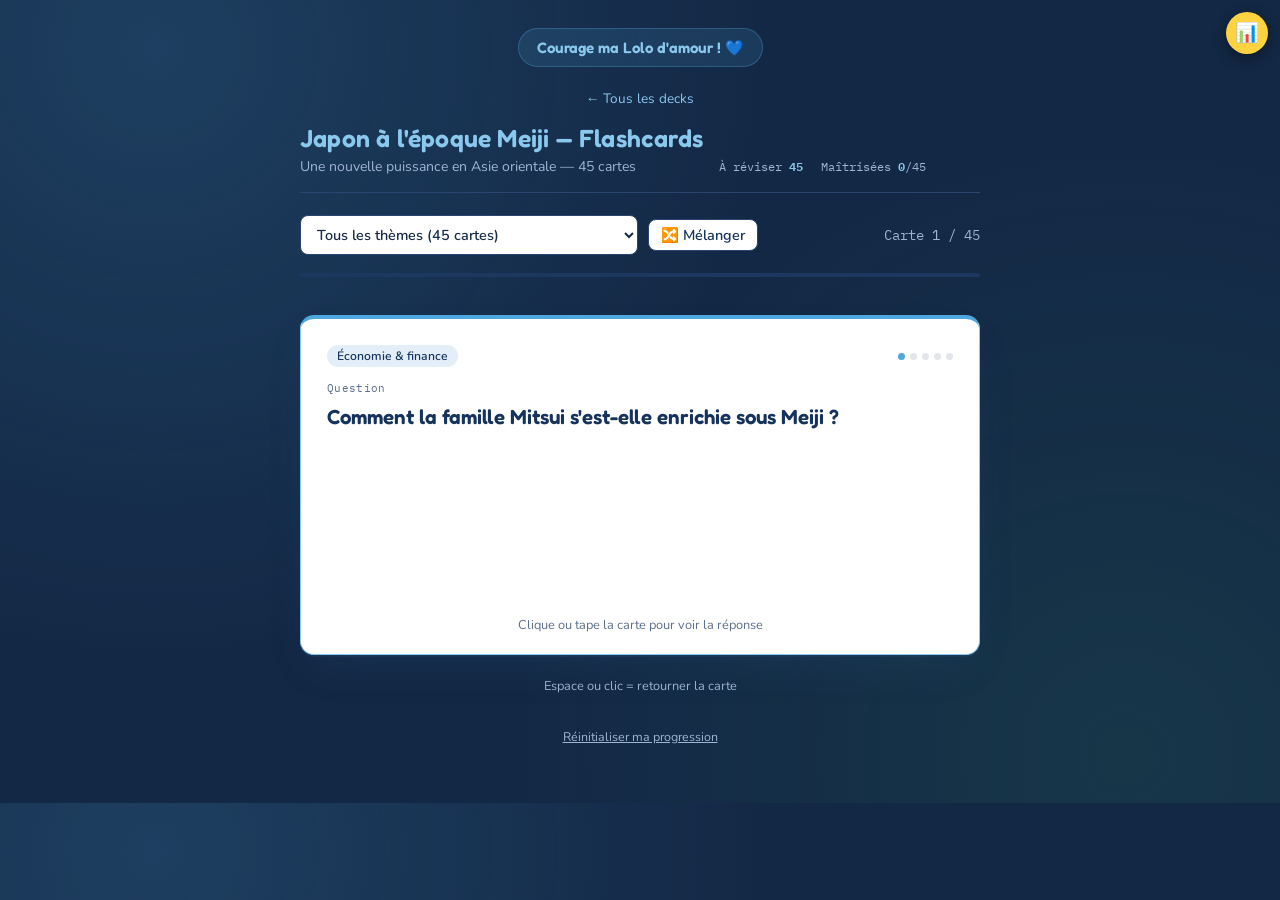
<file: japon-meiji-flashcards.html>
<!DOCTYPE html>
<html lang="fr">
<head>
<meta charset="UTF-8">
<meta name="viewport" content="width=device-width, initial-scale=1, viewport-fit=cover">
<title>Japon à l'époque Meiji — Flashcards</title>
<link rel="preconnect" href="https://fonts.googleapis.com">
<link rel="preconnect" href="https://fonts.gstatic.com" crossorigin>
<link href="https://fonts.googleapis.com/css2?family=Fredoka:wght@500;600;700&family=Nunito:wght@400;500;600;700;800&family=IBM+Plex+Mono:wght@500;600&display=swap" rel="stylesheet">
<style>
  :root{
    --bg:#132845;
    --bg-2:#1C3760;
    --paper:#FFFFFF;
    --paper-2:#F0F5FC;
    --ink:#EAF1FB;
    --ink-muted:#9FB4D4;
    --blue:#4EA8DE;
    --blue-light:#8AC8ED;
    --blue-deep:#15335C;
    --success:#2E8C5B;
    --success-light:#4FAE7B;
    --success-deep:#1C5C3B;
    --coral:#E0654F;
    --coral-light:#EE9280;
    --rule:#2A4570;
    --text-onpaper:#182B4A;
    --text-onpaper-muted:#5C6F8C;
  }
  :root:not([data-theme="light"]){ }
  :root[data-theme="dark"]{ }
  @media (prefers-color-scheme: dark){ :root:not([data-theme="light"]){ } }

  *{ box-sizing:border-box; }
  html{ scroll-padding-top: env(safe-area-inset-top, 0px); }
  body{
    margin:0;
    min-height:100%;
    background:var(--bg);
    color:var(--ink);
    font-family:'Nunito', sans-serif;
    padding-top: env(safe-area-inset-top, 0px);
    padding-bottom: env(safe-area-inset-bottom, 0px);
    background-image:
      radial-gradient(circle at 12% 6%, rgba(78,168,222,0.18), transparent 45%),
      radial-gradient(circle at 88% 94%, rgba(46,140,91,0.14), transparent 45%);
  }

  .wrap{
    max-width:720px;
    margin:0 auto;
    padding:28px 20px 56px;
  }

  .banner-love{
    text-align:center;
    font-family:'Fredoka', sans-serif;
    font-weight:600;
    font-size:0.95rem;
    color:var(--blue-light);
    background:rgba(78,168,222,0.14);
    border:1px solid rgba(78,168,222,0.3);
    border-radius:999px;
    padding:9px 18px;
    margin-bottom:20px;
    display:inline-block;
  }
  .banner-love-row{ text-align:center; }

  header.top{
    display:flex;
    align-items:flex-end;
    justify-content:space-between;
    gap:16px;
    margin-bottom:22px;
    border-bottom:1px solid var(--rule);
    padding-bottom:16px;
    flex-wrap:wrap;
  }
  .title-block h1{
    font-family:'Fredoka', sans-serif;
    font-weight:600;
    font-size:1.55rem;
    margin:0 0 4px;
    color:var(--blue-light);
    letter-spacing:0.2px;
  }
  .title-block p{
    margin:0;
    color:var(--ink-muted);
    font-size:0.88rem;
  }
  .stats{
    display:flex;
    gap:18px;
    font-family:'IBM Plex Mono', monospace;
    font-size:0.78rem;
    color:var(--ink-muted);
    white-space:nowrap;
  }
  .stats b{ color:var(--blue-light); font-weight:600; }

  .controls{
    display:flex;
    align-items:center;
    justify-content:space-between;
    gap:12px;
    margin-bottom:18px;
    flex-wrap:wrap;
  }
  .filter-row{
    display:flex;
    align-items:center;
    gap:10px;
  }
  select{
    background:var(--paper);
    color:var(--text-onpaper);
    border:1px solid var(--rule);
    padding:8px 12px;
    font-family:'Nunito', sans-serif;
    font-weight:600;
    font-size:0.9rem;
    border-radius:8px;
    cursor:pointer;
  }
  .shuffle-btn{
    background:var(--paper);
    color:var(--blue-deep);
    border:1px solid var(--rule);
    padding:8px 12px;
    font-family:'Nunito', sans-serif;
    font-weight:600;
    font-size:0.9rem;
    border-radius:8px;
    cursor:pointer;
    line-height:1;
  }
  .shuffle-btn:hover{ border-color:var(--blue); }
  .counter{
    font-family:'IBM Plex Mono', monospace;
    font-size:0.85rem;
    color:var(--ink-muted);
  }

  .progress-wrap{
    position:relative;
    margin-bottom:6px;
  }
  .progress-track{
    height:4px;
    background:var(--bg-2);
    border-radius:3px;
    overflow:hidden;
  }
  .progress-fill{
    height:100%;
    background:var(--blue);
    width:0%;
    transition:width 0.3s ease;
  }
  .almost-label{
    text-align:right;
    font-family:'Fredoka', sans-serif;
    font-weight:600;
    font-size:0.8rem;
    color:var(--blue-light);
    opacity:0;
    transition:opacity 0.3s ease;
    height:20px;
    margin:5px 0 12px;
  }

  .stage{
    perspective:1600px;
    margin-bottom:22px;
  }
  .card{
    position:relative;
    min-height:340px;
    transform-style:preserve-3d;
    transition:transform 0.5s cubic-bezier(.4,.2,.2,1);
    cursor:pointer;
    touch-action:pan-y;
    user-select:none;
  }
  .card.flipped{ transform:rotateY(180deg); }
  .card.dragging{ transition:none; }
  .card.fly-left{ transition:transform 0.35s ease-in, opacity 0.35s ease-in; opacity:0; }
  .card.fly-right{ transition:transform 0.35s ease-in, opacity 0.35s ease-in; opacity:0; }

  .face{
    position:absolute;
    inset:0;
    backface-visibility:hidden;
    background:var(--paper);
    color:var(--text-onpaper);
    border:1px solid var(--blue-light);
    border-top:4px solid var(--blue);
    border-radius:14px;
    box-shadow:0 18px 40px -16px rgba(46,84,128,0.28), 0 2px 0 rgba(74,127,181,0.10);
    padding:26px 26px 20px;
    display:flex;
    flex-direction:column;
    overflow-y:auto;
    transition:box-shadow 0.2s ease, border-color 0.2s ease;
  }
  .face.back{ transform:rotateY(180deg); background:var(--paper-2); }
  .card.drag-yes .face{ border-color:var(--success); box-shadow:0 18px 40px -16px rgba(76,154,117,0.4); }
  .card.drag-no .face{ border-color:var(--coral); box-shadow:0 18px 40px -16px rgba(224,121,106,0.4); }

  /* Retour visuel du glissement : en dehors de la carte (qui est retournée), donc jamais en miroir */
  .stage{ position:relative; }
  .swipe-flag{
    position:absolute;
    inset:0;
    display:flex;
    align-items:center;
    justify-content:center;
    padding:16px;
    border-radius:16px;
    font-size:1.9rem;
    font-weight:800;
    line-height:1.2;
    text-align:center;
    letter-spacing:0.01em;
    color:#FFFFFF;
    text-shadow:0 2px 8px rgba(0,0,0,0.45);
    opacity:0;
    pointer-events:none;
    z-index:20;
    transform:none;
    transition:opacity 0.1s ease;
  }
  .swipe-flag.yes{ background:rgba(34,150,90,0.78); }
  .swipe-flag.no{ background:rgba(214,60,50,0.78); }

  .face-head{
    display:flex;
    align-items:center;
    justify-content:space-between;
    margin-bottom:14px;
  }
  .tag{
    font-size:0.76rem;
    font-weight:600;
    color:var(--blue-deep);
    background:var(--bg-2);
    background:#E4EEF9;
    padding:3px 10px;
    border-radius:20px;
  }
  .box-dots{ display:flex; gap:5px; }
  .box-dots span{
    width:7px; height:7px; border-radius:50%;
    background:rgba(31,58,92,0.13);
  }
  .box-dots span.filled{ background:var(--blue); }

  .face-label{
    font-family:'IBM Plex Mono', monospace;
    font-size:0.7rem;
    letter-spacing:0.03em;
    color:var(--text-onpaper-muted);
    margin-bottom:8px;
  }
  .q-text{
    font-family:'Fredoka', sans-serif;
    font-weight:600;
    font-size:1.28rem;
    line-height:1.4;
    margin:0;
    color:var(--blue-deep);
  }
  .a-text{
    font-family:'Nunito', sans-serif;
    font-weight:500;
    font-size:1.05rem;
    line-height:1.55;
    margin:0;
  }
  .hint{
    margin-top:auto;
    padding-top:14px;
    font-size:0.8rem;
    color:var(--text-onpaper-muted);
    text-align:center;
  }

  .answer-buttons{
    display:flex;
    gap:8px;
    margin-bottom:10px;
  }
  .answer-buttons button{
    flex:1;
    padding:12px 6px;
    font-family:'Fredoka', sans-serif;
    font-weight:600;
    font-size:0.78rem;
    line-height:1.2;
    white-space:normal;
    border-radius:10px;
    border:1px solid transparent;
    cursor:pointer;
    transition:filter 0.15s ease, transform 0.1s ease;
  }
  .answer-buttons button:hover{ filter:brightness(1.06); }
  .answer-buttons button:active{ transform:scale(0.97); }
  .btn-no{ background:var(--coral); color:#FFF6F4; }
  .btn-mid{ background:var(--bg-2); color:var(--blue-light); border:1px solid var(--blue-light); }
  .btn-yes{ background:var(--success); color:#F3FBF6; }
  .answer-buttons[hidden]{ display:none; }

  .popup-overlay{
    position:fixed;
    inset:0;
    pointer-events:none;
    display:flex;
    align-items:center;
    justify-content:center;
    z-index:60;
  }
  .popup-text{
    font-family:'Fredoka', sans-serif;
    font-weight:700;
    font-size:2.6rem;
    letter-spacing:0.02em;
    opacity:0;
    text-shadow:0 4px 18px rgba(0,0,0,0.35);
    animation:popSpawn 900ms cubic-bezier(.2,.9,.3,1.2) forwards;
    white-space:nowrap;
  }
  @keyframes popSpawn{
    0%{ opacity:0; transform:scale(0.4) rotate(-6deg) translateY(10px); }
    35%{ opacity:1; transform:scale(1.15) rotate(3deg) translateY(-6px); }
    55%{ opacity:1; transform:scale(1) rotate(0deg) translateY(0); }
    85%{ opacity:1; }
    100%{ opacity:0; transform:scale(1) translateY(-30px); }
  }

  .flip-hint-row{
    text-align:center;
    font-family:'Nunito', sans-serif;
    color:var(--ink-muted);
    font-size:0.8rem;
    margin-bottom:26px;
  }

  .done-panel{
    border:1px solid var(--rule);
    background:var(--paper);
    padding:32px 26px;
    text-align:center;
    border-radius:14px;
  }
  .done-panel h2{
    font-family:'Fredoka', sans-serif;
    font-weight:700;
    font-size:1.9rem;
    margin:0 0 10px;
    color:var(--success-deep);
  }
  .done-panel p{ font-family:'Nunito', sans-serif; color:var(--ink-muted); margin:0 0 20px; }
  .done-panel .row{ display:flex; gap:12px; justify-content:center; flex-wrap:wrap; }
  .done-panel button{
    padding:11px 18px;
    background:var(--blue);
    color:#fff;
    border:none;
    font-weight:600;
    font-family:'Nunito', sans-serif;
    border-radius:10px;
    cursor:pointer;
  }
  .done-panel button.ghost{
    background:transparent;
    color:var(--blue-deep);
    border:1px solid var(--blue-light);
  }

  footer.bottom{
    margin-top:30px;
    text-align:center;
  }
  footer.bottom button{
    color:var(--ink-muted);
    font-size:0.78rem;
    text-decoration:underline;
    cursor:pointer;
    background:none;
    border:none;
    font-family:'Nunito', sans-serif;
  }

  @media (max-width:480px){
    .card{ min-height:400px; }
    .q-text{ font-size:1.14rem; }
    header.top{ align-items:flex-start; }
  }
</style>
</head>
<body>
<script src="stats.js" data-deck="meiji"></script>
<div class="popup-overlay" id="popupOverlay"></div>

<div class="wrap">

  <div class="banner-love-row"><span class="banner-love">Courage ma Lolo d'amour ! 💙</span></div>
  <div style="text-align:center; margin-bottom:14px;"><a href="index.html" style="color:var(--blue-light); font-family:'Nunito', sans-serif; font-size:0.85rem; text-decoration:none;">← Tous les decks</a></div>

  <header class="top">
    <div class="title-block">
      <h1>Japon à l'époque Meiji — Flashcards</h1>
      <p>Une nouvelle puissance en Asie orientale — 45 cartes</p>
    </div>
    <div class="stats">
      <span>À réviser <b id="statDue">0</b></span>
      <span>Maîtrisées <b id="statMastered">0</b>/<span id="statTotal">45</span></span>
    </div>
  </header>

  <div class="controls">
    <div class="filter-row">
      <select id="blocFilter" aria-label="Filtrer par thème"></select>
      <button class="shuffle-btn" id="shuffleBtn" title="Mélanger l'ordre des cartes">🔀 Mélanger</button>
    </div>
    <div class="counter" id="counter">—</div>
  </div>

  <div class="progress-wrap">
    <div class="progress-track"><div class="progress-fill" id="progressFill"></div></div>
  </div>
  <div class="almost-label" id="almostLabel">Tu y es presque ! 💙</div>

  <div id="stage" class="stage">
    <span class="swipe-flag no" id="flagNo">✗ Mauvaise réponse</span>
    <span class="swipe-flag yes" id="flagYes">✓ Bonne réponse</span>
    <div class="card" id="card" tabindex="0">
      <div class="face front">
        <div class="face-head">
          <span class="tag" id="tagFront">—</span>
          <div class="box-dots" id="dotsFront"></div>
        </div>
        <div class="face-label">Question</div>
        <p class="q-text" id="qText"></p>
        <div class="hint">Clique ou tape la carte pour voir la réponse</div>
      </div>
      <div class="face back">
        <div class="face-head">
          <span class="tag" id="tagBack">—</span>
          <div class="box-dots" id="dotsBack"></div>
        </div>
        <div class="face-label">Réponse</div>
        <p class="a-text" id="aText"></p>
        <div class="hint">Glisse la carte ← → ou utilise les boutons</div>
      </div>
    </div>
  </div>

  <div class="answer-buttons" id="answerButtons" hidden>
    <button class="btn-no" id="btnNo">Pas aujourd'hui, mais demain !</button>
    <button class="btn-mid" id="btnMid">À revoir</button>
    <button class="btn-yes" id="btnYes">TROP FACILE pour LOLOCHE</button>
  </div>
  <div class="flip-hint-row" id="flipHintRow">Espace ou clic = retourner la carte</div>

  <div id="donePanel" class="done-panel" style="display:none;">
    <h2 id="doneTitle">Session terminée</h2>
    <p id="doneText">Toutes les cartes dues ont été révisées.</p>
    <div class="row">
      <button id="btnPractice">Réviser quand même</button>
      <button class="ghost" id="btnAllBlocs">Voir tous les thèmes</button>
    </div>
  </div>

  <footer class="bottom">
    <button id="resetProgress">Réinitialiser ma progression</button>
  </footer>

</div>

<script>
(function(){
  "use strict";

  var CARDS = [
    {id:1,bloc:1,front:"Comment le Japon est-il gouverné à l'époque des Tokugawa (jusqu'en 1868) ?",back:"Le pays est divisé en fiefs (han) et gouverné par des seigneurs (daimyô) sous l'autorité centrale du shôgun, formellement mandaté par l'Empereur."},
    {id:2,bloc:1,front:"Pourquoi dit-on que le Japon d'avant 1868 est « quasiment fermé » ?",back:"C'est un pays fermé aux étrangers, avec lequel seuls les Hollandais et les Chinois entretiennent des relations commerciales."},
    {id:3,bloc:1,front:"Comment l'ouverture du Japon est-elle forcée en 1854 ?",back:"Les États-Unis forcent l'ouverture du Japon par le traité de Kanagawa (1854). Les autres puissances suivent avec des traités inégaux stipulant l'ouverture de certains ports et la liberté du commerce."},
    {id:4,bloc:1,front:"Quelle est la situation de l'empereur avant Meiji ?",back:"Son autorité décline : c'est un souverain formel, relégué dans sa capitale particulière (Kyôto) avec sa cour, tandis que son autorité est confisquée par le shôgun."},
    {id:5,bloc:1,front:"Pourquoi les samouraïs sont-ils turbulents avant 1868 ?",back:"Parce qu'ils sont désœuvrés : ils ne font plus la guerre, refusent de travailler pour ne pas déchoir, et sont écartés du pouvoir."},
    {id:6,bloc:1,front:"Quelles difficultés économiques le Japon connaît-il depuis le milieu du XIXe siècle ?",back:"Mauvaises récoltes, grandes famines provoquant des révoltes paysannes et des émeutes urbaines ; catastrophes naturelles, épidémies de variole et de choléra."},
    {id:7,bloc:1,front:"Que marque l'année 1868 ?",back:"La fin du régime shogunal, chute précipitée par l'irruption des Occidentaux, la menace qu'ils représentent et l'incapacité à y répondre. Beaucoup de daimyô, hostiles aux Tokugawa, alimentent un courant favorable à la restitution du pouvoir à l'empereur."},
    {id:8,bloc:1,front:"Que fait le shogun en 1868 ?",back:"Il rend le pouvoir au futur empereur Meiji ; la capitale est fixée à Edo, rebaptisée Tokyo pour l'occasion."},
    {id:9,bloc:1,front:"Quel est l'objectif général de l'ère Meiji ?",back:"Concurrencer les Occidentaux sur le plan économique et militaire, dans une quête de modernité et dans la recherche de l'indépendance dans les relations extérieures — faire du Japon une puissance économique moderne."},
    {id:10,bloc:2,front:"Quelle est la réforme politique centrale de l'ère Meiji ?",back:"La restauration des pouvoirs de l'empereur : un pouvoir absolu, célébré en 1913 comme une divinité dans un sanctuaire shintô."},
    {id:11,bloc:2,front:"Quand le Japon se dote-t-il d'une première constitution ?",back:"En 1889 (rédaction d'une première constitution)."},
    {id:12,bloc:2,front:"Quel est le slogan du gouvernement de Meiji pour l'armée ?",back:"« Un pays riche, une armée forte » : les élites japonaises ne veulent pas subir le sort de la Chine livrée à l'impérialisme occidental."},
    {id:13,bloc:2,front:"Comment l'armée japonaise est-elle modernisée ?",back:"Les samouraïs modernisent l'armée : création d'arsenaux pour produire des armements et d'écoles militaires pour former des officiers ; entraînement des troupes au maniement des armes occidentales modernes ; organisation en formations militaires cohérentes."},
    {id:14,bloc:2,front:"Que prévoit la conscription instaurée en 1872-1873 ?",back:"4 ans d'active et 3 ans de réserve. Le système existait déjà dans les principales puissances militaires européennes (France, Allemagne)."},
    {id:15,bloc:2,front:"Pourquoi la conscription convient-elle au projet du gouvernement Meiji ?",back:"D'un point de vue idéologique, elle cadre avec le projet de centralisation politico-administrative du pays et permet de mobiliser rapidement des troupes en cas de troubles."},
    {id:16,bloc:2,front:"Comment l'éducation est-elle réformée sous Meiji ?",back:"Priorité à l'éducation : l'école est ouverte à toutes les catégories sociales, sans différence de sexe (auparavant, certaines écoles étaient réservées aux enfants de samouraïs, d'autres aux enfants de marchands)."},
    {id:17,bloc:2,front:"Quels modèles étrangers le Japon suit-il pour son système éducatif ?",back:"Le modèle français est le premier choisi, puis supplanté par les modèles américain et allemand. On recourt aux maîtres étrangers et on accorde bourses et visas d'études vers les États-Unis et l'Allemagne (sciences, stratégie militaire)."},
    {id:18,bloc:2,front:"Quand la scolarité obligatoire est-elle introduite au Japon ?",back:"En 1879. Des cours élémentaires et supérieurs sont créés, ainsi que des universités et des écoles normales."},
    {id:19,bloc:3,front:"Comment l'industrialisation est-elle conduite au Japon ?",back:"Elle est décrétée par l'empereur et confiée à des entrepreneurs issus de l'élite, sur les traces du Royaume-Uni : d'abord le textile, puis la sidérurgie (avec l'assistance d'experts étrangers). L'État prend l'initiative industrielle puis cède les usines, et de grands groupes se constituent."},
    {id:20,bloc:3,front:"Pourquoi le textile est-il important dans l'industrialisation japonaise ?",back:"Le Japon devient grand producteur et exportateur de textiles, soies et coton, ce qui dynamise les campagnes."},
    {id:21,bloc:3,front:"Qu'est-ce qu'une sogo shosha ?",back:"Une grande société de commerce."},
    {id:22,bloc:3,front:"Qu'est-ce qu'un zaïbatsu ?",back:"Jusqu'en 1945, un conglomérat industriel contrôlé par une seule famille à travers une société de holding."},
    {id:23,bloc:3,front:"Quels sont les quatre grands zaïbatsu qui dominent l'économie japonaise ?",back:"Mitsui, Mitsubishi, Yasuda et Sumitomo."},
    {id:24,bloc:3,front:"Comment la famille Mitsui s'est-elle enrichie sous Meiji ?",back:"Mitsui est à l'origine une des plus anciennes sogo shosha (XVIIe siècle ; négoce du saké, étoffes et soieries, activités de change). Elle soutient financièrement les révolutionnaires Meiji et obtient en remerciement un accès privilégié au rachat des entreprises créées par l'État entre 1868 et 1880, lors de la privatisation de 1880."},
    {id:25,bloc:3,front:"Comment Sumitomo entre-t-elle dans l'industrie moderne ?",back:"Elle effectuait des transactions dans le secteur des métaux depuis le XVIIe siècle. Le démarrage d'une industrie moderne, impulsé par le gouvernement Meiji, lui offre l'occasion de se lancer dans la production et d'élargir son activité aux machines."},
    {id:26,bloc:3,front:"Quelles sont les grandes réformes financières de l'ère Meiji ?",back:"Réforme de l'impôt foncier ; création du yen (1871) ; fondation d'un système bancaire national (Banque du Japon, 1882) destiné à collecter l'épargne des ménages et à la réinjecter dans l'industrie, pour ne pas dépendre de capitaux étrangers."},
    {id:27,bloc:3,front:"Quels travaux d'infrastructure sont réalisés ?",back:"Construction de voies de chemin de fer (Osaka-Kobe en 1879, Kyoto-Osaka en 1889) et de lignes de télégraphe (1879 entre Yokohama et Tokyo)."},
    {id:28,bloc:4,front:"Quel est le rythme de la croissance japonaise sous Meiji ?",back:"Une croissance exceptionnelle, de plus de 4 %."},
    {id:29,bloc:4,front:"Comment évolue le commerce extérieur japonais entre 1881 et 1913 ?",back:"Il est multiplié par 10. Le Japon exporte de plus en plus de produits manufacturés et s'insère progressivement dans le commerce international, tout en maintenant du protectionnisme, conformément à la doctrine de F. List."},
    {id:30,bloc:4,front:"Quelle spécificité présente la concentration des entreprises au Japon ?",back:"Elle est très poussée, même si persiste une nuée de petites et moyennes entreprises (spécificité nippone)."},
    {id:31,bloc:4,front:"Quel est le poids du Japon dans le PNB mondial en 1914 ?",back:"Encore seulement 2 %, malgré sa forte croissance."},
    {id:32,bloc:5,front:"Que dit Paul Claudel du Japon dans Sous le signe du dragon (1909) ?",back:"Que le Japon est « contraint et voué à une politique d'agression et de conquête » : d'un côté un État puissant, formidablement armé et pauvre ; de l'autre un État immense (la Chine), plein de richesses et dépourvu de forces militaires sérieuses."},
    {id:33,bloc:5,front:"Quelles sont les trois origines de l'expansionnisme japonais ?",back:"Assurer la sécurité de l'archipel en contrôlant les îles voisines et la Corée ; entretenir l'expansion économique pour s'assurer matières premières et débouchés (construire un pays puissant grâce à ses colonies, comme la course au clocher européenne) ; le fort nationalisme qui imprègne les élites."},
    {id:34,bloc:5,front:"Quelles expéditions placent le Japon en nouvelle puissance régionale (1873-1875) ?",back:"Des expéditions en Corée, à Formose (Taïwan) et aux îles Ryukyu."},
    {id:35,bloc:5,front:"Quel est l'objectif majeur du Japon en Corée ?",back:"Imposer sa suprématie en Corée au détriment de la Chine."},
    {id:36,bloc:5,front:"Quelles sont les étapes de la mainmise japonaise sur la Corée ?",back:"1876 : traité inégal avec la péninsule. 1894-1895 : guerre sino-japonaise. 1910 : annexion de la péninsule."},
    {id:37,bloc:5,front:"Que représente la guerre sino-japonaise de 1894-1895 ?",back:"La première manifestation de la nouvelle puissance militaire de « l'empire du soleil levant »."},
    {id:38,bloc:5,front:"Que se passe-t-il en 1905 entre le Japon et la Russie ?",back:"L'armée nippone inflige une cuisante défaite à la Russie, qui doit notamment lui concéder ses « droits » sur la Mandchourie du Sud."},
    {id:39,bloc:5,front:"Que prévoit le traité de Shimonoseki (1895) ?",back:"Il accorde au Japon les mêmes droits en Chine que les Occidentaux, et lui permet d'affirmer sa place dans le concert des nations impérialistes en Extrême-Orient."},
    {id:40,bloc:5,front:"Pourquoi le Royaume-Uni s'allie-t-il au Japon en 1902 ?",back:"Engagé à mettre un terme à son « splendide isolement » au début du XXe siècle, il signe un traité d'alliance d'égal à égal avec le Japon (1902, renouvelé en 1905) pour juguler l'expansionnisme russe en Extrême-Orient, avec une assistance militaire à l'Angleterre si la sécurité de l'Inde était menacée."},
    {id:41,bloc:6,front:"Quels arguments montrent que le Japon est une nouvelle grande puissance en 1914 ?",back:"Une industrialisation rapide impulsée par l'État et des entrepreneurs dynamiques ; une forte croissance économique ; une insertion dans des réseaux d'échange à l'échelle de l'Asie ; un sentiment nationaliste et de fortes ambitions géopolitiques qui se traduisent par une politique expansionniste à l'échelle régionale."},
    {id:42,bloc:6,front:"Pourquoi la croissance japonaise repose-t-elle sur des piliers fragiles ?",back:"Les dépenses budgétaires (x3 en 15 ans) croissent plus vite que le PNB, d'où un retour de l'inflation ; les efforts de guerre (russo-japonaise) et les dépenses d'armement entraînent un déficit des comptes de l'État et de la balance commerciale ; dépendance accrue envers les marchés étrangers (matières premières et débouchés)."},
    {id:43,bloc:6,front:"Comment les puissances voient-elles la montée en puissance du Japon ?",back:"Elle suscite l'inquiétude des puissances occidentales et de la Russie face à l'expansionnisme japonais en Asie."},
    {id:44,bloc:6,front:"Quels sont les problèmes sociaux intérieurs de l'ère Meiji ?",back:"Un coût social élevé. Certains groupes profitent de la période (daimyôs reconvertis en gros rentiers, hommes d'affaires ou administrateurs, maisons marchandes, ruraux fortunés) mais il existe deux catégories de perdants : la masse paysanne et les samouraïs."},
    {id:45,bloc:6,front:"Comment les perdants de Meiji réagissent-ils ?",back:"Beaucoup sont acculés à la misère (inflation) et humiliés par des mesures symboliques (interdiction de porter les deux sabres). Soulèvements agraires et émigration paysanne vers les villes ; réaction nobiliaire et soulèvement des samouraïs."}
  ];

  var BLOCS = {
    1:"Le Japon avant Meiji",
    2:"Réformes politiques, armée & éducation",
    3:"Économie & finance",
    4:"Bilan économique",
    5:"L'impérialisme japonais",
    6:"Conclusion : grande puissance en 1914 ?"
  };

  var STORAGE_KEY = "japon_meiji_progress_v1";
  var INTERVALS = [0,1,3,7,16]; // days, index = box-1 (box 1..5)

  function todayStr(){
    var d = new Date();
    return d.getFullYear()+"-"+String(d.getMonth()+1).padStart(2,"0")+"-"+String(d.getDate()).padStart(2,"0");
  }
  function addDays(dateStr, n){
    var d = new Date(dateStr+"T00:00:00");
    d.setDate(d.getDate()+n);
    return d.getFullYear()+"-"+String(d.getMonth()+1).padStart(2,"0")+"-"+String(d.getDate()).padStart(2,"0");
  }

  function loadProgress(){
    try{
      var raw = localStorage.getItem(STORAGE_KEY);
      if(!raw) return {};
      var parsed = JSON.parse(raw);
      return (parsed && typeof parsed === "object") ? parsed : {};
    }catch(e){ return {}; }
  }
  function saveProgress(p){
    try{ localStorage.setItem(STORAGE_KEY, JSON.stringify(p)); }
    catch(e){ /* storage unavailable — session continues without persistence */ }
  }

  var progress = loadProgress();
  var today = todayStr();

  function stateFor(cardId){
    var s = progress[cardId];
    if(!s){ s = {box:1, due:today}; }
    return s;
  }

  var blocFilter = document.getElementById("blocFilter");
  var counterEl = document.getElementById("counter");
  var stageEl = document.getElementById("stage");
  var cardEl = document.getElementById("card");
  var qText = document.getElementById("qText");
  var aText = document.getElementById("aText");
  var tagFront = document.getElementById("tagFront");
  var tagBack = document.getElementById("tagBack");
  var dotsFront = document.getElementById("dotsFront");
  var dotsBack = document.getElementById("dotsBack");
  var answerButtons = document.getElementById("answerButtons");
  var flipHintRow = document.getElementById("flipHintRow");
  var btnNo = document.getElementById("btnNo");
  var btnMid = document.getElementById("btnMid");
  var btnYes = document.getElementById("btnYes");
  var donePanel = document.getElementById("donePanel");
  var doneTitle = document.getElementById("doneTitle");
  var doneText = document.getElementById("doneText");
  var btnPractice = document.getElementById("btnPractice");
  var btnAllBlocs = document.getElementById("btnAllBlocs");
  var statDue = document.getElementById("statDue");
  var statMastered = document.getElementById("statMastered");
  var statTotal = document.getElementById("statTotal");
  var resetBtn = document.getElementById("resetProgress");
  var progressFill = document.getElementById("progressFill");
  var almostLabel = document.getElementById("almostLabel");
  var shuffleBtn = document.getElementById("shuffleBtn");
  var flagYes = document.getElementById("flagYes");
  var flagNo = document.getElementById("flagNo");

  statTotal.textContent = CARDS.length;

  var opt = document.createElement("option");
  opt.value = "all"; opt.textContent = "Tous les thèmes (" + CARDS.length + " cartes)";
  blocFilter.appendChild(opt);
  Object.keys(BLOCS).forEach(function(k){
    var count = CARDS.filter(function(c){ return c.bloc == k; }).length;
    var o = document.createElement("option");
    o.value = k;
    o.textContent = BLOCS[k] + " (" + count + ")";
    blocFilter.appendChild(o);
  });

  var queue = [];
  var qIndex = 0;
  var current = null;
  var practiceMode = false;

  function shuffleArray(arr){
    for(var i = arr.length - 1; i > 0; i--){
      var j = Math.floor(Math.random() * (i + 1));
      var tmp = arr[i]; arr[i] = arr[j]; arr[j] = tmp;
    }
    return arr;
  }

  function cardsForFilter(){
    var f = blocFilter.value;
    if(f === "all") return CARDS.slice();
    return CARDS.filter(function(c){ return String(c.bloc) === f; });
  }

  function buildQueue(forcePractice){
    var pool = cardsForFilter();
    var list;
    if(forcePractice){
      list = pool.slice();
    }else{
      list = pool.filter(function(c){
        var s = stateFor(c.id);
        return s.due <= today;
      });
    }
    shuffleArray(list);
    queue = list;
    qIndex = 0;
    practiceMode = !!forcePractice;
  }

  function updateStats(){
    var pool = cardsForFilter();
    var dueCount = pool.filter(function(c){ return stateFor(c.id).due <= today; }).length;
    var masteredCount = pool.filter(function(c){ return stateFor(c.id).box >= 5; }).length;
    statDue.textContent = dueCount;
    statMastered.textContent = masteredCount;
    statTotal.textContent = pool.length;
  }

  function renderDots(container, box){
    container.innerHTML = "";
    for(var i=1;i<=5;i++){
      var s = document.createElement("span");
      if(i <= box) s.className = "filled";
      container.appendChild(s);
    }
  }

  function showCard(){
    if(qIndex >= queue.length){
      showDone();
      return;
    }
    current = queue[qIndex];
    var s = stateFor(current.id);
    cardEl.classList.remove("flipped");
    qText.textContent = current.front;
    aText.textContent = current.back;
    var label = BLOCS[current.bloc];
    tagFront.textContent = label;
    tagBack.textContent = label;
    renderDots(dotsFront, s.box);
    renderDots(dotsBack, s.box);
    answerButtons.hidden = true;
    flipHintRow.style.display = "block";
    counterEl.textContent = "Carte " + (qIndex+1) + " / " + queue.length + (practiceMode ? " · révision libre" : "");
    stageEl.style.display = "block";
    donePanel.style.display = "none";
    var pct = queue.length ? Math.round((qIndex/queue.length)*100) : 0;
    progressFill.style.width = pct + "%";
    almostLabel.style.opacity = (pct >= 70 && pct < 100) ? 1 : 0;
    cardEl.style.transform = "";
    cardEl.classList.remove("fly-left","fly-right","dragging","drag-yes","drag-no");
  }

  function showDone(){
    stageEl.style.display = "none";
    answerButtons.hidden = true;
    flipHintRow.style.display = "none";
    counterEl.textContent = "";
    donePanel.style.display = "block";
    progressFill.style.width = "100%";
    almostLabel.style.opacity = 0;
    doneTitle.textContent = "BRAVOOO ! 🎉";
    if(practiceMode){
      doneText.textContent = "T'as tout repassé en révision libre, Lolo — t'assures ! 💙";
    }else{
      doneText.textContent = "T'as fini toutes les cartes du jour. On est trop fiers de toi ! 💙";
    }
    updateStats();
  }

  function flip(){
    if(!current) return;
    var willShowBack = !cardEl.classList.contains("flipped");
    cardEl.classList.toggle("flipped");
    if(willShowBack){
      answerButtons.hidden = false;
      flipHintRow.style.display = "none";
    }else{
      answerButtons.hidden = true;
      flipHintRow.style.display = "block";
    }
  }

  var popupOverlay = document.getElementById("popupOverlay");

  function spawnPopup(text, color){
    var el = document.createElement("div");
    el.className = "popup-text";
    el.textContent = text;
    el.style.color = color;
    popupOverlay.innerHTML = "";
    popupOverlay.appendChild(el);
    setTimeout(function(){
      if(el.parentNode) el.parentNode.removeChild(el);
    }, 900);
  }

  function answer(kind){
    if(!current) return;
    if(window.FCStats) FCStats.log("meiji", current, arguments[0], BLOCS[current.bloc]);
    var s = stateFor(current.id);
    if(kind === "yes"){
      s.box = Math.min(5, s.box + 1);
      s.due = addDays(today, INTERVALS[s.box - 1]);
      spawnPopup("VAMOSSS 🔥", "#4FAE7B");
    }else if(kind === "mid"){
      s.due = addDays(today, 1);
    }else{
      s.box = 1;
      s.due = addDays(today, INTERVALS[0]);
      spawnPopup("Next time :)", "#EE9280");
    }
    progress[current.id] = s;
    saveProgress(progress);
    qIndex++;
    updateStats();
    showCard();
  }

  var dragState = null;
  var DRAG_THRESHOLD = 90;

  function onPointerDown(e){
    if(answerButtons.hidden) return;
    var point = (e.touches && e.touches[0]) || e;
    dragState = { startX: point.clientX, dx: 0, moved:false, pointerId: e.pointerId };
    cardEl.classList.add("dragging");
    try{ if(e.pointerId !== undefined) cardEl.setPointerCapture(e.pointerId); }catch(err){}
  }
  function onPointerMove(e){
    if(!dragState) return;
    var point = (e.touches && e.touches[0]) || e;
    dragState.dx = point.clientX - dragState.startX;
    if(Math.abs(dragState.dx) > 4) dragState.moved = true;
    var rot = dragState.dx / 18;
    cardEl.style.transform = "rotateY(180deg) translateX(" + dragState.dx + "px) rotate(" + (-rot) + "deg)";
    cardEl.classList.toggle("drag-yes", dragState.dx > 30);
    cardEl.classList.toggle("drag-no", dragState.dx < -30);
    flagYes.style.opacity = dragState.dx > 30 ? Math.min(1,(dragState.dx-30)/60) : 0;
    flagNo.style.opacity = dragState.dx < -30 ? Math.min(1,(-dragState.dx-30)/60) : 0;
    if(e.cancelable) e.preventDefault();
  }
  function onPointerUp(){
    if(!dragState) return;
    cardEl.classList.remove("dragging");
    var dx = dragState.dx;
    var wasDrag = dragState.moved;
    dragState = null;
    flagYes.style.opacity = 0;
    flagNo.style.opacity = 0;
    if(Math.abs(dx) > DRAG_THRESHOLD){
      var flyRight = dx > 0;
      cardEl.classList.add(flyRight ? "fly-right" : "fly-left");
      cardEl.style.transform = "rotateY(180deg) translateX(" + (flyRight ? 900 : -900) + "px) rotate(" + (flyRight ? 20 : -20) + "deg)";
      setTimeout(function(){ answer(flyRight ? "yes" : "no"); }, 320);
    }else{
      cardEl.classList.remove("drag-yes","drag-no");
      cardEl.style.transform = "";
    }
    if(wasDrag){
      cardEl.addEventListener("click", function swallow(ev){ ev.stopPropagation(); cardEl.removeEventListener("click", swallow, true); }, {capture:true, once:true});
    }
  }

  cardEl.addEventListener("pointerdown", onPointerDown);
  cardEl.addEventListener("pointermove", onPointerMove);
  cardEl.addEventListener("pointerup", onPointerUp);
  cardEl.addEventListener("pointercancel", onPointerUp);
  cardEl.addEventListener("pointerleave", function(){ if(dragState) onPointerUp(); });

  cardEl.addEventListener("click", flip);
  cardEl.addEventListener("keydown", function(e){
    if(e.code === "Space" || e.key === "Enter"){ e.preventDefault(); flip(); }
  });
  document.addEventListener("keydown", function(e){
    var backVisible = !answerButtons.hidden;
    if(!backVisible) return;
    if(e.key === "ArrowRight"){ e.preventDefault(); answer("yes"); }
    if(e.key === "ArrowLeft"){ e.preventDefault(); answer("no"); }
    if(e.key === "ArrowUp"){ e.preventDefault(); answer("mid"); }
  });
  btnNo.addEventListener("click", function(){ answer("no"); });
  btnMid.addEventListener("click", function(){ answer("mid"); });
  btnYes.addEventListener("click", function(){ answer("yes"); });

  blocFilter.addEventListener("change", function(){
    buildQueue(false);
    updateStats();
    showCard();
  });

  shuffleBtn.addEventListener("click", function(){
    var remaining = queue.slice(qIndex);
    shuffleArray(remaining);
    queue = queue.slice(0, qIndex).concat(remaining);
    showCard();
  });

  btnPractice.addEventListener("click", function(){
    buildQueue(true);
    showCard();
  });
  btnAllBlocs.addEventListener("click", function(){
    blocFilter.value = "all";
    buildQueue(false);
    updateStats();
    showCard();
  });

  resetBtn.addEventListener("click", function(){
    if(confirm("Réinitialiser toute ta progression sur ces 45 cartes ?")){
      progress = {};
      saveProgress(progress);
      today = todayStr();
      buildQueue(false);
      updateStats();
      showCard();
    }
  });

  buildQueue(false);
  updateStats();
  showCard();
})();
</script>
</body>
</html>
</file>
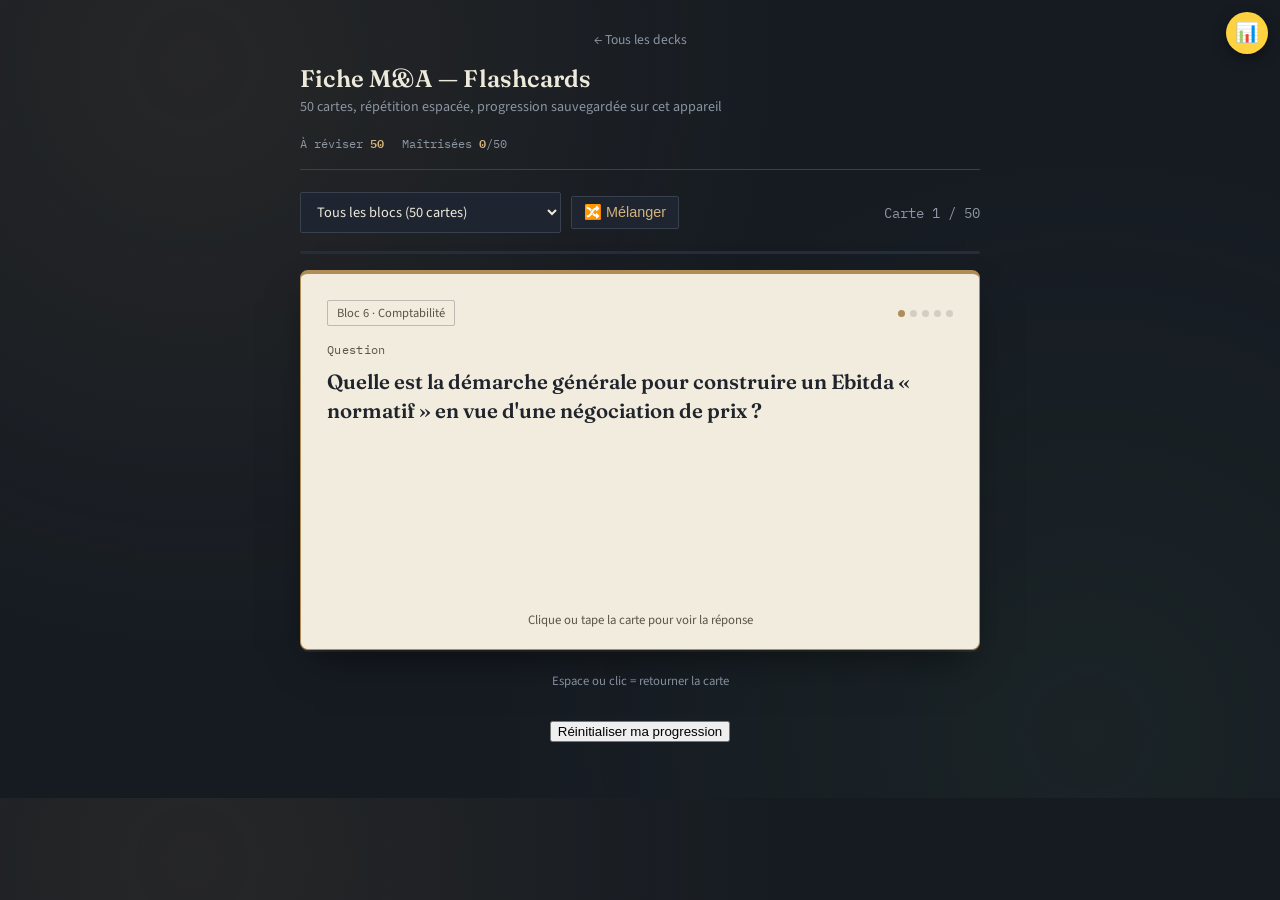
<file: mna-flashcards.html>
<!DOCTYPE html>
<html lang="fr">
<head>
<meta charset="UTF-8">
<meta name="viewport" content="width=device-width, initial-scale=1, viewport-fit=cover">
<title>Fiche M&amp;A — Flashcards</title>
<link rel="preconnect" href="https://fonts.googleapis.com">
<link rel="preconnect" href="https://fonts.gstatic.com" crossorigin>
<link href="https://fonts.googleapis.com/css2?family=Fraunces:opsz,wght@9..144,500;9..144,600;9..144,700&family=Source+Sans+3:wght@400;500;600;700&family=IBM+Plex+Mono:wght@500;600&display=swap" rel="stylesheet">
<style>
  :root{
    --ink:#161B22;
    --ink-2:#1E2530;
    --ink-3:#262E3A;
    --paper:#F1ECDD;
    --paper-2:#E7E0C9;
    --brass:#B08D57;
    --brass-light:#D3B27E;
    --forest:#3F6C4E;
    --forest-light:#5C8B69;
    --rust:#A8402F;
    --rust-light:#C25B49;
    --text-ink:#EDE9DB;
    --text-muted:#8B95A3;
    --text-onpaper:#20242C;
    --text-onpaper-muted:#5B5548;
    --rule:#39414E;
  }
  :root:not([data-theme="light"]){ }
  :root[data-theme="dark"]{ }
  @media (prefers-color-scheme: dark){ :root:not([data-theme="light"]){ } }

  *{ box-sizing:border-box; }
  html{ scroll-padding-top: env(safe-area-inset-top, 0px); }
  body{
    margin:0;
    min-height:100%;
    background:var(--ink);
    color:var(--text-ink);
    font-family:'Source Sans 3', sans-serif;
    padding-top: env(safe-area-inset-top, 0px);
    padding-bottom: env(safe-area-inset-bottom, 0px);
    background-image:
      radial-gradient(circle at 15% 8%, rgba(176,141,87,0.10), transparent 45%),
      radial-gradient(circle at 85% 92%, rgba(63,108,78,0.10), transparent 45%);
  }

  .wrap{
    max-width:720px;
    margin:0 auto;
    padding:28px 20px 56px;
  }

  header.top{
    display:flex;
    align-items:flex-end;
    justify-content:space-between;
    gap:16px;
    margin-bottom:22px;
    border-bottom:1px solid var(--rule);
    padding-bottom:16px;
    flex-wrap:wrap;
  }
  .title-block h1{
    font-family:'Fraunces', serif;
    font-weight:600;
    font-size:1.5rem;
    margin:0 0 4px;
    letter-spacing:0.2px;
  }
  .title-block p{
    margin:0;
    color:var(--text-muted);
    font-size:0.88rem;
  }
  .stats{
    display:flex;
    gap:18px;
    font-family:'IBM Plex Mono', monospace;
    font-size:0.78rem;
    color:var(--text-muted);
    white-space:nowrap;
  }
  .stats b{ color:var(--brass-light); font-weight:600; }

  .controls{
    display:flex;
    align-items:center;
    justify-content:space-between;
    gap:12px;
    margin-bottom:18px;
    flex-wrap:wrap;
  }
  select{
    background:var(--ink-2);
    color:var(--text-ink);
    border:1px solid var(--rule);
    padding:8px 12px;
    font-family:'Source Sans 3', sans-serif;
    font-size:0.9rem;
    border-radius:2px;
    cursor:pointer;
  }
  .counter{
    font-family:'IBM Plex Mono', monospace;
    font-size:0.85rem;
    color:var(--text-muted);
  }

  .filter-row{
    display:flex;
    align-items:center;
    gap:10px;
  }
  .shuffle-btn{
    background:var(--ink-2);
    color:var(--brass-light);
    border:1px solid var(--rule);
    padding:8px 12px;
    font-size:0.9rem;
    border-radius:2px;
    cursor:pointer;
    line-height:1;
  }
  .shuffle-btn:hover{ border-color:var(--brass); }

  .progress-track{
    height:3px;
    background:var(--ink-3);
    border-radius:2px;
    margin-bottom:16px;
    overflow:hidden;
  }
  .progress-fill{
    height:100%;
    background:var(--brass);
    width:0%;
    transition:width 0.3s ease;
  }

  .stage{
    perspective:1600px;
    margin-bottom:22px;
  }
  .card{
    position:relative;
    min-height:380px;
    transform-style:preserve-3d;
    transition:transform 0.5s cubic-bezier(.4,.2,.2,1);
    cursor:pointer;
    touch-action:pan-y;
    user-select:none;
  }
  .card.flipped{ transform:rotateY(180deg); }
  .card.dragging{ transition:none; }
  .card.fly-left{ transition:transform 0.35s ease-in, opacity 0.35s ease-in; opacity:0; }
  .card.fly-right{ transition:transform 0.35s ease-in, opacity 0.35s ease-in; opacity:0; }

  .face{
    position:absolute;
    inset:0;
    backface-visibility:hidden;
    background:var(--paper);
    color:var(--text-onpaper);
    border:1px solid var(--brass);
    border-top:4px solid var(--brass);
    border-radius:8px;
    box-shadow:0 18px 40px -14px rgba(0,0,0,0.55), 0 2px 0 rgba(176,141,87,0.15);
    padding:26px 26px 20px;
    display:flex;
    flex-direction:column;
    overflow-y:auto;
    transition:box-shadow 0.2s ease, border-color 0.2s ease;
  }
  .face.back{ transform:rotateY(180deg); }
  .card.drag-yes .face{ border-color:var(--forest); box-shadow:0 18px 40px -14px rgba(63,108,78,0.55); }
  .card.drag-no .face{ border-color:var(--rust); box-shadow:0 18px 40px -14px rgba(168,64,47,0.55); }

  /* Retour visuel du glissement : en dehors de la carte (qui est retournée), donc jamais en miroir */
  .stage{ position:relative; }
  .swipe-flag{
    position:absolute;
    inset:0;
    display:flex;
    align-items:center;
    justify-content:center;
    padding:16px;
    border-radius:8px;
    font-size:1.9rem;
    font-weight:800;
    line-height:1.2;
    text-align:center;
    letter-spacing:0.01em;
    color:#FFFFFF;
    text-shadow:0 2px 8px rgba(0,0,0,0.45);
    opacity:0;
    pointer-events:none;
    z-index:20;
    transform:none;
    transition:opacity 0.1s ease;
  }
  .swipe-flag.yes{ background:rgba(34,150,90,0.78); }
  .swipe-flag.no{ background:rgba(214,60,50,0.78); }

  .face-head{
    display:flex;
    align-items:center;
    justify-content:space-between;
    margin-bottom:16px;
  }
  .tag{
    font-size:0.78rem;
    color:var(--text-onpaper-muted);
    border:1px solid rgba(32,36,44,0.25);
    padding:3px 9px;
    border-radius:2px;
  }
  .box-dots{ display:flex; gap:5px; }
  .box-dots span{
    width:7px; height:7px; border-radius:50%;
    background:rgba(32,36,44,0.15);
  }
  .box-dots span.filled{ background:var(--brass); }

  .face-label{
    font-family:'IBM Plex Mono', monospace;
    font-size:0.72rem;
    letter-spacing:0.03em;
    color:var(--text-onpaper-muted);
    margin-bottom:10px;
  }
  .q-text{
    font-family:'Fraunces', serif;
    font-weight:600;
    font-size:1.28rem;
    line-height:1.42;
    margin:0;
  }
  .a-text{
    font-size:1rem;
    line-height:1.62;
    margin:0;
  }
  .hint{
    margin-top:auto;
    padding-top:16px;
    font-size:0.8rem;
    color:var(--text-onpaper-muted);
    text-align:center;
  }

  .answer-buttons{
    display:flex;
    gap:12px;
    margin-bottom:10px;
  }
  .answer-buttons button{
    flex:1;
    padding:14px 10px;
    font-family:'Source Sans 3', sans-serif;
    font-weight:600;
    font-size:0.95rem;
    border-radius:2px;
    border:1px solid transparent;
    cursor:pointer;
    transition:filter 0.15s ease;
  }
  .answer-buttons button:hover{ filter:brightness(1.1); }
  .btn-no{ background:var(--rust); color:#F6ECE8; }
  .btn-yes{ background:var(--forest); color:#EAF2EC; }
  .answer-buttons[hidden]{ display:none; }

  .flip-hint-row{
    text-align:center;
    color:var(--text-muted);
    font-size:0.8rem;
    margin-bottom:26px;
  }

  .done-panel{
    border:1px solid var(--rule);
    background:var(--ink-2);
    padding:32px 26px;
    text-align:center;
    border-radius:2px;
  }
  .done-panel h2{
    font-family:'Fraunces', serif;
    font-weight:600;
    margin:0 0 10px;
  }
  .done-panel p{ color:var(--text-muted); margin:0 0 20px; }
  .done-panel .row{ display:flex; gap:12px; justify-content:center; flex-wrap:wrap; }
  .done-panel button{
    padding:11px 18px;
    background:var(--brass);
    color:var(--ink);
    border:none;
    font-weight:600;
    border-radius:2px;
    cursor:pointer;
    font-family:'Source Sans 3', sans-serif;
  }
  .done-panel button.ghost{
    background:transparent;
    color:var(--brass-light);
    border:1px solid var(--brass);
  }

  footer.bottom{
    margin-top:30px;
    text-align:center;
  }
  footer.bottom a{
    color:var(--text-muted);
    font-size:0.78rem;
    text-decoration:underline;
    cursor:pointer;
    background:none;
    border:none;
    font-family:'Source Sans 3', sans-serif;
  }

  @media (max-width:480px){
    .card{ min-height:440px; }
    .q-text{ font-size:1.12rem; }
    header.top{ align-items:flex-start; }
  }
</style>
</head>
<body>
<script src="stats.js" data-deck="mna"></script>
<div class="wrap">

  <div style="text-align:center; margin-bottom:14px;"><a href="index.html" style="color:var(--text-muted); font-family:'Source Sans 3', sans-serif; font-size:0.85rem; text-decoration:none;">← Tous les decks</a></div>

  <header class="top">
    <div class="title-block">
      <h1>Fiche M&amp;A — Flashcards</h1>
      <p>50 cartes, répétition espacée, progression sauvegardée sur cet appareil</p>
    </div>
    <div class="stats">
      <span>À réviser <b id="statDue">0</b></span>
      <span>Maîtrisées <b id="statMastered">0</b>/<span id="statTotal">50</span></span>
    </div>
  </header>

  <div class="controls">
    <div class="filter-row">
      <select id="blocFilter" aria-label="Filtrer par bloc"></select>
      <button class="shuffle-btn" id="shuffleBtn" title="Mélanger l'ordre des cartes">🔀 Mélanger</button>
    </div>
    <div class="counter" id="counter">—</div>
  </div>

  <div class="progress-track"><div class="progress-fill" id="progressFill"></div></div>

  <div id="stage" class="stage">
    <span class="swipe-flag no" id="flagNo">✗ Mauvaise réponse</span>
    <span class="swipe-flag yes" id="flagYes">✓ Bonne réponse</span>
    <div class="card" id="card" tabindex="0">
      <div class="face front">
        <div class="face-head">
          <span class="tag" id="tagFront">—</span>
          <div class="box-dots" id="dotsFront"></div>
        </div>
        <div class="face-label">Question</div>
        <p class="q-text" id="qText"></p>
        <div class="hint">Clique ou tape la carte pour voir la réponse</div>
      </div>
      <div class="face back">
        <div class="face-head">
          <span class="tag" id="tagBack">—</span>
          <div class="box-dots" id="dotsBack"></div>
        </div>
        <div class="face-label">Réponse</div>
        <p class="a-text" id="aText"></p>
        <div class="hint">Glisse la carte ← → ou utilise les boutons</div>
      </div>
    </div>
  </div>

  <div class="answer-buttons" id="answerButtons" hidden>
    <button class="btn-no" id="btnNo">Je ne savais pas</button>
    <button class="btn-yes" id="btnYes">Je savais</button>
  </div>
  <div class="flip-hint-row" id="flipHintRow">Espace ou clic = retourner la carte</div>

  <div id="donePanel" class="done-panel" style="display:none;">
    <h2 id="doneTitle">Session terminée</h2>
    <p id="doneText">Toutes les cartes dues ont été révisées.</p>
    <div class="row">
      <button id="btnPractice">Réviser quand même</button>
      <button class="ghost" id="btnAllBlocs">Voir tous les blocs</button>
    </div>
  </div>

  <footer class="bottom">
    <button id="resetProgress">Réinitialiser ma progression</button>
  </footer>

</div>

<script>
(function(){
  "use strict";

  var CARDS = [
    {id:1,bloc:1,front:`Qu'est-ce que le crédit-bail et quel est l'intérêt principal pour l'entreprise utilisatrice ? Quelles sont les 3 options à l'échéance ?`,back:`Mode de financement où un organisme de crédit-bail achète le bien et en reste propriétaire pendant la durée du contrat ; l'entreprise l'utilise en payant des loyers, sans avancer la somme d'achat — elle évite donc un gros investissement initial et préserve sa trésorerie/capacité d'emprunt. À l'échéance, 3 options : acheter (lever l'option d'achat et devenir propriétaire), restituer (rendre le bien), ou renouveler (repartir sur un nouveau contrat).`},
    {id:2,bloc:1,front:`Un site de production, initialement loué en location simple, est transféré en crédit-bail. Quel est l'impact sur l'Ebitda et où les coûts réapparaissent-ils dans les comptes ?`,back:`La charge de loyer disparaît des charges d'exploitation → l'Ebitda augmente mécaniquement (effet trompeur si on ne retraite pas). Le coût réapparaît plus bas : en dotations aux amortissements (D&A) pour la valeur du bien, et en charges financières (comme le remboursement d'une dette classique). Au bilan, le bien et la dette de crédit-bail apparaissent à l'actif et au passif. Point de vigilance en DD financière : un Ebitda « amélioré » par un passage en crédit-bail doit être retraité pour rester comparable dans le temps.`},
    {id:3,bloc:1,front:`Pourquoi une entreprise préfère-t-elle tirer sur une RCF plutôt que d'emprunter directement le montant total en Term Loan B (TLB) ?`,back:`Avec un TLB, les intérêts courent sur la totalité du montant emprunté dès le premier jour, même si les fonds ne sont pas utilisés. Avec une RCF (Revolving Credit Facility), l'entreprise ne paie des intérêts que sur ce qu'elle tire réellement et garde une réserve disponible sans renégocier. Exemple : plutôt que d'emprunter 365 M€ de TLB dès le départ, une structure 305 M€ TLB + 60 M€ RCF limite les intérêts pleins à 305 M€, les 60 M€ restant en réserve pour de futurs besoins.`},
    {id:4,bloc:1,front:`Dans un montage LBO/PE typique, quels rôles jouent respectivement le TLB et la RCF ?`,back:`Le TLB finance durablement l'opération : rachat de la cible, refinancement de dette existante, acquisitions déjà identifiées au moment du deal. La RCF sert de coussin de liquidité flexible pour les besoins futurs non identifiés à l'avance : trésorerie ponctuelle, BFR, petites acquisitions bolt-on, décalages entre dépenses et encaissements. Le duo TLB + RCF est quasi systématique en LBO.`},
    {id:5,bloc:1,front:`Qu'est-ce qu'un debt-to-equity swap et dans quel contexte les prêteurs y ont-ils recours ? (cas Tikehau / Modéal)`,back:`Conversion de tout ou partie d'une créance (dette) en capital (actions) de l'entreprise débitrice. Les prêteurs y recourent quand l'entreprise ne peut plus assurer le service de sa dette et qu'une conversion vaut mieux qu'un défaut ou une liquidation — elle préserve de la valeur et aligne créanciers devenus actionnaires sur le redressement. Cas d'usage : Tikehau avait financé le LBO d'Equistone sur Modéal via de la dette ; Modéal ne pouvant pas rembourser, un debt-to-equity swap est exploré comme piste alternative.`},

    {id:6,bloc:2,front:`Que doit contenir une lettre d'offre non engageante (indicative offer letter) envoyée à la cible avant la due diligence ?`,back:`Identité du bidder, contexte et raisons de l'offre publique, prix offert, modalités de financement de l'offre, demande formelle de mener une due diligence (souvent posée comme condition pour faire une offre publique), et attentes concernant l'obtention d'une recommandation du board de la cible et d'irrevocable undertakings des actionnaires majeurs.`},
    {id:7,bloc:2,front:`En quoi la due diligence en M&A public diffère-t-elle de celle d'une opération privée, et à quoi sert-elle principalement ?`,back:`Elle est nettement moins extensive qu'en M&A privé (le prix est déjà public via le cours de bourse, moins d'asymétrie d'information à combler). Son rôle principal est de permettre au bidder de justifier le prix offert, en particulier la prime par rapport au cours de bourse actuel de la cible.`},
    {id:8,bloc:2,front:`Quelles sont les règles encadrant la recommandation du board de la cible dans une OPA ? Qui est exclu de cette délibération ?`,back:`Le board doit exprimer son opinion sur l'offre au plus tard 2 semaines avant l'expiration de la période d'acceptation. Les administrateurs en conflit d'intérêt vis-à-vis du bidder ou de l'offre — par exemple parce qu'ils ont signé un irrevocable undertaking, ou représentent un actionnaire qui l'a fait — sont exclus de la gestion de l'offre par le board, pour garantir l'indépendance de la recommandation.`},
    {id:9,bloc:2,front:`Qu'est-ce qu'un irrevocable undertaking et pourquoi le bidder cherche-t-il à en obtenir avant/pendant une OPA ?`,back:`Un engagement ferme et irrévocable pris par un actionnaire majeur de la cible d'accepter l'offre publique si/quand elle est faite. Le bidder les recherche en complément d'une recommandation positive du board pour sécuriser un socle de soutien actionnarial dès l'annonce, ce qui rassure le marché et augmente la probabilité d'atteindre le seuil nécessaire au squeeze-out (90%).`},
    {id:10,bloc:2,front:`Une fois l'offre publique annoncée par communiqué de presse, le bidder peut-il se rétracter ? Quelles sont les conditions de closing typiques ?`,back:`En général non : une fois annoncée, l'offre ne peut plus être retirée, sauf conditions spécifiques explicitement prévues dans l'offre. Conditions de closing typiques : seuil d'acceptation de 90% (nécessaire pour le squeeze-out), obtention des autorisations réglementaires, absence d'offre concurrente, absence de législation empêchant ou entravant l'opération.`},
    {id:11,bloc:2,front:`Pourquoi le seuil des 90% est-il si stratégique dans une OPA, et que se passe-t-il en dessous de ce seuil ?`,back:`Atteindre 90% déclenche un squeeze-out : le rachat obligatoire des minoritaires restants, permettant à l'acquéreur de récupérer 100% du capital et de retirer la société de la cote (P2P). En dessous de 90%, les minoritaires conservent leur libre arbitre et ne peuvent pas être contraints de vendre. Cas d'usage : c'est précisément l'objectif de Proengin sur Serstech — atteindre 90% pour exercer un retrait obligatoire.`},
    {id:12,bloc:2,front:`Décris le calendrier réglementaire d'une OPA depuis l'annonce jusqu'au règlement : délais de dépôt, d'approbation, et de paiement.`,back:`Le document d'offre doit être présenté au régulateur dans les 4 semaines suivant l'annonce. Après approbation (ex. SFSA), l'offre peut être publiée 1 à 2 semaines après. La période d'acceptation doit être assez longue pour que les conditions (notamment réglementaires) puissent être satisfaites. Dès son expiration, le bidder publie le résultat de l'offre, puis paie les actionnaires ayant accepté sous 3 à 5 jours ouvrés (pratique de marché). Si l'OPA échoue, le bidder ne peut pas retenter avant un an.`},

    {id:13,bloc:3,front:`Décris le déroulé d'un process sell-side en M&A privé, du teaser jusqu'à l'offre engageante.`,back:`1) BP puis Information Memorandum (IM), autosuffisant pour permettre l'écriture d'une NBO. 2) La banque d'affaires diffuse un teaser à des acquéreurs potentiels. 3) S'ils sont intéressés, signature d'un NDA puis accès à l'IM complet. 4) Rédaction d'une NBO/LOI sous 4 à 6 semaines. 5) Sélection des 3-4 meilleures offres → DD approfondie + Data Room. 6) Management presentations et Q&A. 7) Remise d'une Binding Offer, engageante et financée.`},
    {id:14,bloc:3,front:`Quelle est la différence de rôle entre le teaser et l'Information Memorandum (IM) dans un process sell-side ?`,back:`Le teaser est court et anonymisé, diffusé largement pour susciter l'intérêt sans dévoiler d'informations sensibles. L'IM est le document complet, transmis après NDA, suffisamment détaillé pour comprendre activité, marché, points forts et historique financier de la cible — au point de permettre une NBO chiffrée sur cette seule base.`},
    {id:15,bloc:3,front:`Qu'est-ce que la VDD (Vendor Due Diligence) et quels types d'audits peut-elle inclure ?`,back:`DD commanditée par le vendeur lui-même, réalisée en amont pour anticiper les questions et sécuriser la valorisation. Peut inclure : conseil stratégique, DD juridique, DD IT, et rapport commercial — ce dernier aussi couramment réalisé par des MBB dans le cas d'un LBO/PE, pour présenter le marché de la cible aux fonds intéressés.`},
    {id:16,bloc:3,front:`Dans une LOI, que doit contenir la section « Prix » concernant la Valeur d'Entreprise et la Valeur des fonds propres ?`,back:`Le prix pour 100% des titres doit préciser : la Valeur d'Entreprise (VE) avec le détail des hypothèses de valorisation ; la Valeur des fonds propres (Equity Value), avec le détail du calcul permettant de passer de la VE à l'Equity Value (le « bridge EV to Equity ») ; et le détail des hypothèses principales que l'acquéreur souhaite vérifier avant de confirmer ce prix dans une offre ferme.`},
    {id:17,bloc:3,front:`Au-delà du prix, quelles sont les 4 autres grandes catégories d'informations qu'une LOI doit couvrir ?`,back:`1) Structuration : schéma d'opération envisagé (entité juridique) + tableau Emplois & Ressources. 2) Financement : description, démarches déjà réalisées, étapes restantes. 3) Management : intentions sur l'équipe en place, mécanisme d'incentive envisagé. 4) Due diligence & conseils : travail déjà réalisé, nature/durée des audits à venir, conseils mandatés. (+ autorisations internes/réglementaires et contacts côté acquéreur.)`},
    {id:18,bloc:3,front:`Pourquoi le vendeur cherche-t-il à minimiser ses « carve-out costs » lors d'une cession, et en quoi ses intérêts divergent-ils de ceux de l'acheteur ?`,back:`Les carve-out costs sont les coûts liés à la séparation de l'activité cédée du reste du groupe vendeur (IT, fonctions support, contrats, marque…). Le vendeur veut les minimiser pour préserver le prix net et limiter les engagements post-closing. L'acheteur, à l'inverse, cherche à en faire porter un maximum par le vendeur (TSA, ajustements de prix), car ils pèseront sur sa propre rentabilité post-acquisition s'il doit les assumer seul.`},
    {id:19,bloc:3,front:`Quelles étapes séparent la réception d'une NBO de la remise d'une Binding Offer ?`,back:`Après réception des NBO (4 à 6 semaines), le vendeur sélectionne les 3-4 offres les plus intéressantes. Ces acquéreurs entrent en DD approfondie avec accès à la Data Room (financier, juridique, RH…). En parallèle : management presentations et Q&A. Sur cette base, les acquéreurs sélectionnés remettent une Binding Offer, engageante et financée.`},

    {id:20,bloc:4,front:`Quelles sont les trois grandes briques de financement d'un montage LBO/MBO classique ?`,back:`La dette senior (bancaire, la moins risquée et la moins chère, remboursée en priorité), la dette mezzanine/obligataire (subordonnée, plus chère, souvent apportée par des mezzaneurs), et l'equity apporté par le repreneur et/ou un investisseur, qui absorbe le risque résiduel mais capte le principal potentiel de création de valeur.`},
    {id:21,bloc:4,front:`Décris la structure d'un MBO de transmission typique : rôles de la banque d'affaires, du mezzaneur, du repreneur, des banques de dette senior.`,back:`La banque d'affaires (ex. Rothschild) est mandatée par le cédant pour structurer la transmission ; elle fait appel à un mezzaneur (ex. Indigo Capital) pour la dette obligataire, qui prend aussi souvent une part du capital. Le repreneur (ex. François Espieux) devient actionnaire majoritaire, aux côtés d'une dizaine de cadres qui participent également au capital. La dette senior est répartie entre plusieurs banques (ex. LCL, BNP Paribas, HSBC) pour mutualiser le risque.`},
    {id:22,bloc:4,front:`Qu'est-ce qu'un MBI (Management Buy-In) via un search fund, et en quoi diffère-t-il d'un MBO ?`,back:`Dans un MBI, un entrepreneur externe (le « searcher ») lève des fonds en amont pour identifier une PME cible, la racheter, puis en prendre la direction. Cela diffère du MBO, où ce sont les cadres déjà en place qui rachètent l'entreprise avec l'appui d'investisseurs — dans un MBI, le repreneur-dirigeant vient de l'extérieur.`},
    {id:23,bloc:4,front:`Dans une société sous LBO, pourquoi l'endettement additionnel peut-il en réalité répondre à un besoin de BFR plutôt qu'à un besoin d'investissement ?`,back:`Une entreprise en croissance ou à cycle d'exploitation long voit son BFR augmenter avec l'activité, ce qui consomme de la trésorerie indépendamment de tout Capex. Si l'endettement supplémentaire sert en réalité à combler ce besoin de financement du cycle d'exploitation, il faut le distinguer d'un endettement destiné à financer un investissement productif — la nature du besoin financé impacte directement l'analyse du risque de crédit et la soutenabilité de la dette.`},
    {id:24,bloc:4,front:`Quel est l'intérêt, pour un repreneur, de faire participer une dizaine de cadres au capital lors d'un MBO ?`,back:`Aligner les intérêts du management sur la création de valeur, fidéliser les compétences clés au moment sensible de la transmission, réduire le montant d'equity à apporter par l'investisseur financier principal, et répartir le risque entre plusieurs parties prenantes internes qui connaissent bien l'entreprise.`},

    {id:25,bloc:5,front:`Pourquoi une valorisation par LBO donne-t-elle généralement un résultat inférieur à une valorisation par DCF, toutes choses égales par ailleurs ?`,back:`Le taux d'actualisation diffère : le DCF actualise au WACC, le LBO actualise implicitement au taux de rentabilité exigé par l'investisseur, l'IRR — structurellement plus élevé (l'equity en LBO est plus risqué et plus cher que le coût moyen pondéré du capital). Actualiser avec un taux plus élevé réduit mécaniquement la valeur présente des flux futurs : plus le taux est élevé, plus la valorisation obtenue est faible.`},
    {id:26,bloc:5,front:`Explique la méthode « à la française » de calcul du FCF et l'erreur classique qu'elle peut produire si mal appliquée.`,back:`Cette méthode part de l'EBIT et applique le taux d'IS directement dessus. Problème : elle surestime l'impôt réellement payé si l'on ne retraite pas ensuite l'effet du tax shield — l'économie d'impôt liée à la déductibilité des charges financières. Pour corriger, il faut soustraire (Charges financières × taux d'IS), ce qui redonne l'économie d'impôt correspondante et évite de surestimer la charge fiscale réelle.`},
    {id:27,bloc:5,front:`En quoi la méthode de calcul du FCF « à l'anglo-saxonne » (via le CIT) diffère-t-elle de la méthode française ?`,back:`Le Corporate Income Tax (CIT) est calculé directement à partir des Cash-Flows Opérationnels plutôt que sur l'EBIT théorique. Le calcul intègre nativement la structure de flux réels, donc l'effet de la déductibilité des charges financières est déjà capté dans le CIT — pas besoin d'un retraitement séparé du tax shield comme dans la méthode française.`},
    {id:28,bloc:5,front:`Pourquoi faut-il soustraire la variation du BFR dans le calcul du Free Cash Flow to Firm (FCFF) ?`,back:`Le FCF part du résultat opérationnel, qui suit une logique de comptabilité d'engagement (le CA est comptabilisé dès la facturation, pas à l'encaissement). Si le BFR augmente (plus de stocks, plus de créances non encaissées), de la trésorerie réelle a été consommée pour financer ce cycle, sans apparaître dans le résultat comptable. Il faut donc déduire cette variation pour passer d'un résultat comptable à un flux de trésorerie réellement disponible.`},
    {id:29,bloc:5,front:`Qu'est-ce que le « bridge EV to Equity Value » et pourquoi est-il central dans une négociation de prix (LOI) ?`,back:`Calcul permettant de passer de la Valeur d'Entreprise (VE, indépendante du financement) à la Valeur des fonds propres (Equity Value, ce que touchent réellement les actionnaires) : Equity Value = VE − Dette financière nette (+/− ajustements hors exploitation, ex. CCA, provisions). Central car c'est l'Equity Value, non la VE, que l'acquéreur paie aux actionnaires vendeurs — une LOI doit impérativement détailler ce calcul.`},
    {id:30,bloc:5,front:`Quelle erreur fréquente est commise dans le calcul d'un exit multiple, et quelle est la bonne définition ?`,back:`L'erreur fréquente : calculer l'exit multiple comme EV de sortie / EV d'entrée. En réalité c'est un pur cash-on-cash multiple calculé sur l'equity (Equity Value de sortie / Equity investi à l'entrée). Cette confusion a été identifiée sur un deck de transaction (Sogetrel) — à vérifier systématiquement. Conséquence : comme l'Equity Value de sortie est rarement publique, l'exit multiple réel d'une transaction est peu souvent connu du marché.`},
    {id:31,bloc:5,front:`Comment l'IRR (taux de rentabilité interne) d'un LBO se déduit-il une fois l'exit multiple connu ?`,back:`L'IRR se calcule à partir du multiple cash-on-cash et de la durée de détention : c'est le taux annuel composé qui, appliqué à l'equity investi initialement sur la durée de détention, aboutit à l'Equity Value de sortie. Exemple : un multiple de 2x sur 5 ans correspond à un IRR d'environ 15%/an (2^(1/5) − 1). À multiple égal, plus la durée de détention est courte, plus l'IRR est élevé.`},
    {id:32,bloc:5,front:`Pourquoi dit-on que les intérêts de la dette sont « inclus » dans une valorisation LBO mais pas dans une valorisation DCF classique ?`,back:`En DCF, on valorise l'entreprise indépendamment de sa structure de financement : on actualise les flux disponibles avant charges financières (FCFF) au WACC, qui reflète le coût moyen pondéré de toutes les sources de financement — la dette n'apparaît pas explicitement dans les flux, seulement dans le taux. En LBO, la structure de dette est un input direct : les intérêts réduisent le résultat net et les flux disponibles, affectant directement l'IRR obtenu par l'investisseur.`},
    {id:33,bloc:5,front:`Qu'est-ce que la décote boursière et comment peut-elle être exploitée dans un mécanisme de prise de contrôle ?`,back:`Une société cotée se négocie à un cours inférieur à sa valeur intrinsèque estimée (manque de liquidité, faible couverture analystes, structure actionnariale complexe). Un acquéreur peut exploiter cette décote pour lancer une OPA à un prix inférieur à la valeur réelle tout en offrant une prime suffisante par rapport au cours coté — permettant une prise de contrôle relativement peu coûteuse par rapport à la valeur fondamentale de la cible.`},
    {id:34,bloc:5,front:`Dans un DCF, pourquoi l'utilisation du WACC comme taux d'actualisation suppose-t-elle une hypothèse implicite sur la structure de financement ?`,back:`Le WACC est une moyenne pondérée du coût des fonds propres et du coût de la dette, pondérée par leurs poids dans la structure de financement cible. Utiliser un WACC unique sur tout l'horizon suppose que cette structure reste stable — hypothèse mise à mal en LBO, où le désendettement rapide fait chuter le poids de la dette d'année en année, rendant le WACC théoriquement variable (d'où l'intérêt de méthodes alternatives comme l'APV).`},

    {id:35,bloc:6,front:`Pourquoi une créance client « gonfle » le chiffre d'affaires sans que la trésorerie de l'entreprise augmente d'autant ?`,back:`Une créance client correspond à une vente facturée (comptabilisée en CA dès la facturation, en comptabilité d'engagement) mais non encore encaissée. Le CA apparaît immédiatement au compte de résultat, mais l'encaissement réel n'intervient qu'au paiement effectif — d'où le décalage entre performance comptable et performance de trésorerie réelle, sensible si les délais clients (DSO) sont longs ou si l'activité croît vite.`},
    {id:36,bloc:6,front:`Quelle est la différence entre le BFR d'exploitation et le BFR hors exploitation ?`,back:`Le BFR d'exploitation regroupe les éléments liés au cycle commercial courant : stocks, créances clients, dettes fournisseurs — il varie avec le CA et dépend des conditions commerciales. Le BFR hors exploitation regroupe des éléments non liés au cœur de métier : créances/dettes diverses, IS à payer, comptes courants d'associés — à isoler pour ne pas fausser l'analyse du cycle d'exploitation « pur ».`},
    {id:37,bloc:6,front:`Que désignent les PCA et les CCA en comptabilité, et à quoi servent ces ajustements ?`,back:`Les PCA (Produits Constatés d'Avance) et CCA (Charges Constatées d'Avance) sont des écritures de régularisation qui rattachent un produit ou une charge au bon exercice comptable, indépendamment de la date d'encaissement/décaissement. Exemple : un abonnement annuel facturé en novembre doit voir sa part « non courue » sur l'exercice en cours constatée en PCA — application du principe de séparation des exercices.`},
    {id:38,bloc:6,front:`Comment se décompose le coût total employeur d'un salarié, et quelle est la différence avec ce que perçoit réellement le salarié ?`,back:`Pour l'entreprise, coût total = salaire brut + charges patronales (échelonnées, souvent 30 à 40% du brut à partir d'un certain niveau). Pour le salarié, salaire net perçu = salaire brut − charges salariales. Deux jeux de charges sociales distincts (patronales côté employeur, salariales côté salarié) à ne pas confondre dans une analyse de masse salariale ou un retraitement d'Ebitda.`},
    {id:39,bloc:6,front:`Que mesurent respectivement le DSO, le DPO et les stocks, et pourquoi sont-ils suivis de près en due diligence financière ?`,back:`Le DSO mesure le délai moyen de paiement obtenu des clients (en jours de CA). Le DPO mesure le délai moyen accordé par les fournisseurs (en jours d'achats). Les stocks mesurent la durée moyenne de rotation. Ensemble, ils déterminent le BFR d'exploitation : un DSO qui se dégrade ou des stocks qui gonflent sans raison opérationnelle sont des signaux d'alerte classiques en DD financière.`},
    {id:40,bloc:6,front:`Qu'est-ce que le Crédit d'Impôt Recherche (CIR) et pourquoi faut-il en tenir compte dans un retraitement d'Ebitda ou de cash-flow ?`,back:`Dispositif fiscal permettant à une entreprise ayant des dépenses de R&D éligibles de bénéficier d'un crédit d'impôt réduisant son IS (voire un remboursement). À retraiter car c'est un avantage lié à un choix d'activité, pas à la performance opérationnelle courante — un Ebitda « boosté » par un CIR ponctuel doit être normalisé pour donner une image représentative de la rentabilité structurelle.`},
    {id:41,bloc:6,front:`Pourquoi doit-on systématiquement vérifier si une cible a des actifs financés en crédit-bail avant de faire des retraitements d'Ebitda pour une négociation de prix ?`,back:`Un passage en crédit-bail modifie la présentation comptable sans changer la réalité économique du bien : la charge de loyer disparaît des charges d'exploitation et se retrouve en D&A + charges financières, ce qui gonfle artificiellement l'Ebitda affiché par rapport à une location simple. Deux entreprises économiquement identiques mais avec des choix de financement différents afficheront des Ebitda différents si ce point n'est pas retraité — risque de biais dans la négociation du multiple.`},
    {id:42,bloc:6,front:`Quelle est la démarche générale pour construire un Ebitda « normatif » en vue d'une négociation de prix ?`,back:`Retraiter l'Ebitda comptable pour neutraliser : les éléments exceptionnels ou non récurrents (litiges, restructurations), les effets de périmètre (acquisitions/cessions en cours d'exercice), les choix de financement qui affectent artificiellement le résultat opérationnel (crédit-bail vs location simple), et les avantages fiscaux ponctuels type CIR. Objectif : un Ebitda représentatif de la performance courante et récurrente, seule base fiable pour appliquer un multiple cohérent.`},

    {id:43,bloc:7,front:`Qu'est-ce que le Pacte Dutreil et pourquoi le timing de l'exit doit-il être anticipé quand une holding en bénéficie ?`,back:`Dispositif fiscal français d'exonération partielle des droits de mutation à titre gratuit sur la transmission de titres, sous conditions d'engagement collectif puis individuel de conservation. Une sortie (cession) avant la fin de la période d'engagement peut remettre en cause l'exonération, avec un rappel des droits potentiellement dû — d'où la nécessité d'anticiper le calendrier de sortie en amont de toute structuration en Pacte Dutreil.`},
    {id:44,bloc:7,front:`Quelle est la différence fondamentale entre un Compte Courant d'Associé (CCA) et le Capital Social, et quel est l'impact sur le bridge EV to Equity ?`,back:`Le CCA est une avance de trésorerie d'un associé à sa société, comptabilisée comme une dette au passif (remboursable) — pas un apport en capital. Le Capital Social constitue les fonds propres (apport définitif). Dans un bridge EV to Equity, un CCA doit être traité comme de la dette nette (à déduire de la VE) et non comme des fonds propres — une confusion fausserait directement l'Equity Value revenant aux actionnaires cédants.`},
    {id:45,bloc:7,front:`Qu'est-ce qu'une vente en réméré et dans quel contexte ce mécanisme peut-il être utilisé comme outil de financement ?`,back:`Vente d'un bien assortie d'une faculté de rachat : le vendeur cède la propriété mais conserve le droit de le racheter dans un délai déterminé, contre remboursement du prix (et souvent une indemnité). Outil de financement alternatif, notamment pour des entreprises en difficulté de trésorerie ayant besoin de liquidités rapides sans emprunt bancaire classique, en mobilisant un actif (souvent immobilier) sans en perdre définitivement la propriété si le rachat intervient à temps.`},
    {id:46,bloc:7,front:`En quoi le mécanisme du squeeze-out et celui de la décote boursière sont-ils liés dans une logique de prise de contrôle à moindre coût ?`,back:`Un acquéreur peut lancer une OPA sur une société décotée en offrant une prime suffisante sans payer la pleine valeur fondamentale. S'il atteint 90% d'acceptation, il déclenche un squeeze-out pour racheter les minoritaires restants au même prix, prendre le contrôle total et retirer la société de la cote — combinant l'effet de la décote (prix d'entrée avantageux) et le mécanisme légal du squeeze-out (sortie de la contrainte des minoritaires).`},

    {id:47,bloc:8,front:`Pourquoi est-il déconseillé de « coller en valeur » un poste comme le BFR dans un modèle financier, même si le résultat numérique est correct à un instant T ?`,back:`Coller une valeur en dur casse le lien entre le poste et ses hypothèses sous-jacentes (délais clients/fournisseurs, rotation des stocks, projections de CA). Si une hypothèse change ailleurs (ex. le CA est révisé), le poste collé en dur ne se met pas à jour automatiquement, ce qui rend le modèle faux sans que cela soit visible, et empêche de comprendre « d'où sort » le chiffre affiché.`},
    {id:48,bloc:8,front:`Concrètement, comment doit-on lier par formule des postes comme le D&A ou les créances clients aux hypothèses de CA dans un modèle ?`,back:`Chaque poste doit référencer directement les cellules d'hypothèses dont il dépend réellement : les créances clients calculées à partir d'un DSO cible appliqué au CA projeté (Créances = CA × DSO / 365) ; le D&A calculé à partir des Capex projetés et d'une durée d'amortissement, elle-même liée aux hypothèses de croissance. Objectif : qu'un changement d'hypothèse de CA en amont se propage automatiquement jusqu'à tous les postes qui en dépendent.`},
    {id:49,bloc:8,front:`Que signifie la règle « ne plug que ce que le client plug lui-même », et pourquoi est-elle importante en modélisation financière ?`,back:`Un « plug » est une valeur ou un ajustement manuel introduit pour équilibrer ou forcer un résultat, sans passer par une formule dérivée d'hypothèses. La règle : n'ajouter des plugs que là où le client en a lui-même prévu ou en utilise déjà — en ajouter d'autres rend le modèle incompréhensible pour celui qui doit le reprendre ou le vérifier, car il perd la traçabilité entre hypothèses et résultats.`},
    {id:50,bloc:8,front:`Comment doit-on modéliser un poste de management fees dans un LBO plutôt que de le figer en valeur absolue ?`,back:`Comme tout poste dérivé, les management fees doivent être reliés à leur propre base de calcul par formule — typiquement un taux appliqué à une assiette définie contractuellement (% du CA, % de l'Ebitda, ou montant fixe indexé). Les figer en valeur absolue casserait la cohérence du modèle si l'assiette évolue dans les scénarios de sensibilité, et empêcherait de tester l'impact d'une renégociation du taux ou de l'assiette sur la rentabilité globale de l'opération.`}
  ];

  var BLOCS = {
    1:"Financement & dette", 2:"M&A Public (OPA)", 3:"Sell-side / LOI",
    4:"LBO / MBO", 5:"Valorisation", 6:"Comptabilité",
    7:"Structuration juridique", 8:"Modélisation Excel"
  };

  var STORAGE_KEY = "mna50_progress_v1";
  var INTERVALS = [0,1,3,7,16]; // days, index = box-1 (box 1..5)

  function todayStr(){
    var d = new Date();
    return d.getFullYear()+"-"+String(d.getMonth()+1).padStart(2,"0")+"-"+String(d.getDate()).padStart(2,"0");
  }
  function addDays(dateStr, n){
    var d = new Date(dateStr+"T00:00:00");
    d.setDate(d.getDate()+n);
    return d.getFullYear()+"-"+String(d.getMonth()+1).padStart(2,"0")+"-"+String(d.getDate()).padStart(2,"0");
  }

  function loadProgress(){
    try{
      var raw = localStorage.getItem(STORAGE_KEY);
      if(!raw) return {};
      var parsed = JSON.parse(raw);
      return (parsed && typeof parsed === "object") ? parsed : {};
    }catch(e){ return {}; }
  }
  function saveProgress(p){
    try{ localStorage.setItem(STORAGE_KEY, JSON.stringify(p)); }
    catch(e){ /* storage unavailable — session continues without persistence */ }
  }

  var progress = loadProgress();
  var today = todayStr();

  function stateFor(cardId){
    var s = progress[cardId];
    if(!s){ s = {box:1, due:today}; }
    return s;
  }

  // ---- DOM refs ----
  var blocFilter = document.getElementById("blocFilter");
  var counterEl = document.getElementById("counter");
  var stageEl = document.getElementById("stage");
  var cardEl = document.getElementById("card");
  var qText = document.getElementById("qText");
  var aText = document.getElementById("aText");
  var tagFront = document.getElementById("tagFront");
  var tagBack = document.getElementById("tagBack");
  var dotsFront = document.getElementById("dotsFront");
  var dotsBack = document.getElementById("dotsBack");
  var answerButtons = document.getElementById("answerButtons");
  var flipHintRow = document.getElementById("flipHintRow");
  var btnNo = document.getElementById("btnNo");
  var btnYes = document.getElementById("btnYes");
  var donePanel = document.getElementById("donePanel");
  var doneTitle = document.getElementById("doneTitle");
  var doneText = document.getElementById("doneText");
  var btnPractice = document.getElementById("btnPractice");
  var btnAllBlocs = document.getElementById("btnAllBlocs");
  var statDue = document.getElementById("statDue");
  var statMastered = document.getElementById("statMastered");
  var statTotal = document.getElementById("statTotal");
  var resetBtn = document.getElementById("resetProgress");
  var progressFill = document.getElementById("progressFill");
  var shuffleBtn = document.getElementById("shuffleBtn");
  var flagYes = document.getElementById("flagYes");
  var flagNo = document.getElementById("flagNo");

  statTotal.textContent = CARDS.length;

  // ---- filter dropdown ----
  var opt = document.createElement("option");
  opt.value = "all"; opt.textContent = "Tous les blocs (" + CARDS.length + " cartes)";
  blocFilter.appendChild(opt);
  Object.keys(BLOCS).forEach(function(k){
    var count = CARDS.filter(function(c){ return c.bloc == k; }).length;
    var o = document.createElement("option");
    o.value = k;
    o.textContent = "Bloc " + k + " — " + BLOCS[k] + " (" + count + ")";
    blocFilter.appendChild(o);
  });

  var queue = [];
  var qIndex = 0;
  var current = null;
  var practiceMode = false;

  function shuffleArray(arr){
    for(var i = arr.length - 1; i > 0; i--){
      var j = Math.floor(Math.random() * (i + 1));
      var tmp = arr[i]; arr[i] = arr[j]; arr[j] = tmp;
    }
    return arr;
  }

  function cardsForFilter(){
    var f = blocFilter.value;
    if(f === "all") return CARDS.slice();
    return CARDS.filter(function(c){ return String(c.bloc) === f; });
  }

  function buildQueue(forcePractice){
    var pool = cardsForFilter();
    var list;
    if(forcePractice){
      list = pool.slice();
    }else{
      list = pool.filter(function(c){
        var s = stateFor(c.id);
        return s.due <= today;
      });
    }
    shuffleArray(list);
    queue = list;
    qIndex = 0;
    practiceMode = !!forcePractice;
  }

  function updateStats(){
    var pool = cardsForFilter();
    var dueCount = pool.filter(function(c){ return stateFor(c.id).due <= today; }).length;
    var masteredCount = pool.filter(function(c){ return stateFor(c.id).box >= 5; }).length;
    statDue.textContent = dueCount;
    statMastered.textContent = masteredCount;
    statTotal.textContent = pool.length;
  }

  function renderDots(container, box){
    container.innerHTML = "";
    for(var i=1;i<=5;i++){
      var s = document.createElement("span");
      if(i <= box) s.className = "filled";
      container.appendChild(s);
    }
  }

  function showCard(){
    if(qIndex >= queue.length){
      showDone();
      return;
    }
    current = queue[qIndex];
    var s = stateFor(current.id);
    cardEl.classList.remove("flipped");
    qText.textContent = current.front;
    aText.textContent = current.back;
    var label = "Bloc " + current.bloc + " · " + BLOCS[current.bloc];
    tagFront.textContent = label;
    tagBack.textContent = label;
    renderDots(dotsFront, s.box);
    renderDots(dotsBack, s.box);
    answerButtons.hidden = true;
    flipHintRow.style.display = "block";
    counterEl.textContent = "Carte " + (qIndex+1) + " / " + queue.length + (practiceMode ? " · mode révision libre" : "");
    stageEl.style.display = "block";
    donePanel.style.display = "none";
    progressFill.style.width = (queue.length ? Math.round((qIndex/queue.length)*100) : 0) + "%";
    cardEl.style.transform = "";
    cardEl.classList.remove("fly-left","fly-right","dragging","drag-yes","drag-no");
  }

  function showDone(){
    stageEl.style.display = "none";
    answerButtons.hidden = true;
    flipHintRow.style.display = "none";
    counterEl.textContent = "";
    donePanel.style.display = "block";
    progressFill.style.width = "100%";
    if(practiceMode){
      doneTitle.textContent = "Révision libre terminée";
      doneText.textContent = "Tu as repassé toutes les cartes de ce filtre, sans effet sur les dates de révision.";
    }else{
      doneTitle.textContent = "Session terminée";
      doneText.textContent = "Toutes les cartes dues pour ce filtre ont été révisées. Reviens plus tard, ou révise-les quand même.";
    }
    updateStats();
  }

  function flip(){
    if(!current) return;
    var willShowBack = !cardEl.classList.contains("flipped");
    cardEl.classList.toggle("flipped");
    if(willShowBack){
      answerButtons.hidden = false;
      flipHintRow.style.display = "none";
    }else{
      answerButtons.hidden = true;
      flipHintRow.style.display = "block";
    }
  }

  function answer(knewIt){
    if(!current) return;
    if(window.FCStats) FCStats.log("mna", current, arguments[0], BLOCS[current.bloc]);
    var s = stateFor(current.id);
    if(knewIt){
      s.box = Math.min(5, s.box + 1);
    }else{
      s.box = 1;
    }
    s.due = addDays(today, INTERVALS[s.box - 1]);
    progress[current.id] = s;
    saveProgress(progress);
    qIndex++;
    updateStats();
    showCard();
  }

  var dragState = null;
  var DRAG_THRESHOLD = 90;

  function onPointerDown(e){
    if(answerButtons.hidden) return; // only swipe once the answer is showing
    var point = (e.touches && e.touches[0]) || e;
    dragState = { startX: point.clientX, dx: 0, moved:false, pointerId: e.pointerId };
    cardEl.classList.add("dragging");
    try{ if(e.pointerId !== undefined) cardEl.setPointerCapture(e.pointerId); }catch(err){}
  }
  function onPointerMove(e){
    if(!dragState) return;
    var point = (e.touches && e.touches[0]) || e;
    dragState.dx = point.clientX - dragState.startX;
    if(Math.abs(dragState.dx) > 4) dragState.moved = true;
    var rot = dragState.dx / 18;
    cardEl.style.transform = "rotateY(180deg) translateX(" + dragState.dx + "px) rotate(" + (-rot) + "deg)";
    cardEl.classList.toggle("drag-yes", dragState.dx > 30);
    cardEl.classList.toggle("drag-no", dragState.dx < -30);
    flagYes.style.opacity = dragState.dx > 30 ? Math.min(1,(dragState.dx-30)/60) : 0;
    flagNo.style.opacity = dragState.dx < -30 ? Math.min(1,(-dragState.dx-30)/60) : 0;
    if(e.cancelable) e.preventDefault();
  }
  function onPointerUp(){
    if(!dragState) return;
    cardEl.classList.remove("dragging");
    var dx = dragState.dx;
    var wasDrag = dragState.moved;
    dragState = null;
    flagYes.style.opacity = 0;
    flagNo.style.opacity = 0;
    if(Math.abs(dx) > DRAG_THRESHOLD){
      var flyRight = dx > 0;
      cardEl.classList.add(flyRight ? "fly-right" : "fly-left");
      cardEl.style.transform = "rotateY(180deg) translateX(" + (flyRight ? 900 : -900) + "px) rotate(" + (flyRight ? 20 : -20) + "deg)";
      setTimeout(function(){ answer(flyRight); }, 320);
    }else{
      cardEl.classList.remove("drag-yes","drag-no");
      cardEl.style.transform = "";
    }
    // swallow the click that follows a real drag so it doesn't re-flip the card
    if(wasDrag){
      cardEl.addEventListener("click", function swallow(ev){ ev.stopPropagation(); cardEl.removeEventListener("click", swallow, true); }, {capture:true, once:true});
    }
  }

  cardEl.addEventListener("pointerdown", onPointerDown);
  cardEl.addEventListener("pointermove", onPointerMove);
  cardEl.addEventListener("pointerup", onPointerUp);
  cardEl.addEventListener("pointercancel", onPointerUp);
  cardEl.addEventListener("pointerleave", function(e){ if(dragState) onPointerUp(); });

  cardEl.addEventListener("click", flip);
  cardEl.addEventListener("keydown", function(e){
    if(e.code === "Space" || e.key === "Enter"){ e.preventDefault(); flip(); }
  });

  shuffleBtn.addEventListener("click", function(){
    var remaining = queue.slice(qIndex);
    shuffleArray(remaining);
    queue = queue.slice(0, qIndex).concat(remaining);
    showCard();
  });
  document.addEventListener("keydown", function(e){
    var backVisible = !answerButtons.hidden;
    if(!backVisible) return;
    if(e.key === "ArrowRight"){ e.preventDefault(); answer(true); }
    if(e.key === "ArrowLeft"){ e.preventDefault(); answer(false); }
  });
  btnNo.addEventListener("click", function(){ answer(false); });
  btnYes.addEventListener("click", function(){ answer(true); });

  blocFilter.addEventListener("change", function(){
    buildQueue(false);
    updateStats();
    showCard();
  });

  btnPractice.addEventListener("click", function(){
    buildQueue(true);
    showCard();
  });
  btnAllBlocs.addEventListener("click", function(){
    blocFilter.value = "all";
    buildQueue(false);
    updateStats();
    showCard();
  });

  resetBtn.addEventListener("click", function(){
    if(confirm("Réinitialiser toute ta progression sur les 50 cartes ?")){
      progress = {};
      saveProgress(progress);
      today = todayStr();
      buildQueue(false);
      updateStats();
      showCard();
    }
  });

  // init
  buildQueue(false);
  updateStats();
  showCard();
})();
</script>
</body>
</html>
</file>
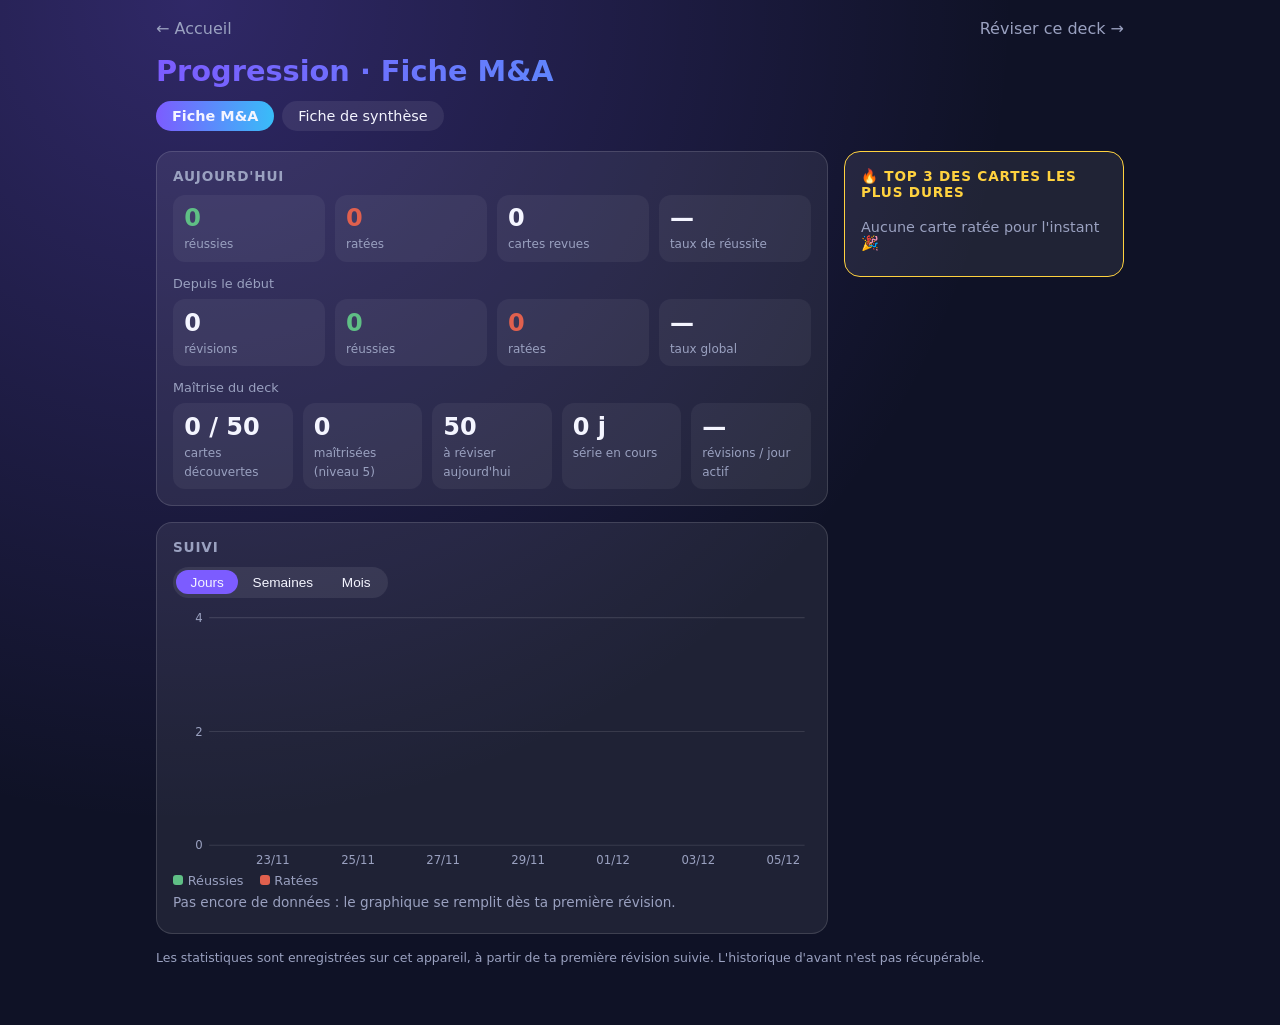
<file: progression.html>
<!doctype html>
<html lang="fr">
<head>
<meta charset="utf-8">
<meta name="viewport" content="width=device-width, initial-scale=1">
<title>Progression</title>
<style>
:root{--bg:#0f1226;--fg:#f4f5ff;--muted:#9aa1c0;--card:#ffffff12;--line:#ffffff22;--accent:#7c5cff;--accent2:#38bdf8;--yes:#5fbf85;--mid:#e6b85c;--no:#e0604e;--gold:#FFD23F}
body.lolo{--accent:#ff5ca8;--accent2:#ffb35c}
*{box-sizing:border-box}
body{margin:0;min-height:100vh;font-family:system-ui,sans-serif;color:var(--fg);
 background:radial-gradient(circle at 15% 0,color-mix(in srgb,var(--accent) 30%,transparent),transparent 55%),var(--bg)}
.wrap{max-width:1000px;margin:0 auto;padding:1.2rem 1rem 3rem}
.top{display:flex;align-items:center;justify-content:space-between;gap:1rem;flex-wrap:wrap;margin-bottom:1rem}
.top a{color:var(--muted);text-decoration:none}.top a:hover{color:var(--fg)}
h1{margin:.2rem 0 .8rem;font-size:1.8rem;background:linear-gradient(90deg,var(--accent),var(--accent2));-webkit-background-clip:text;background-clip:text;color:transparent}
.switch{display:flex;gap:.5rem;flex-wrap:wrap;margin-bottom:1.2rem}
.switch a{padding:.45rem 1rem;border-radius:999px;background:#ffffff14;color:var(--fg);text-decoration:none;font-size:.9rem}
.switch a.on{background:linear-gradient(90deg,var(--accent),var(--accent2));font-weight:600}
.grid{display:grid;gap:1rem;grid-template-columns:1fr 280px;grid-template-areas:"stats hard" "chart hard"}
@media(max-width:760px){.grid{grid-template-columns:1fr;grid-template-areas:"stats" "hard" "chart"}}
.box{background:var(--card);border:1px solid var(--line);border-radius:16px;padding:1rem}
.box h2{margin:0 0 .7rem;font-size:.85rem;text-transform:uppercase;letter-spacing:.06em;color:var(--muted)}
#stats{grid-area:stats}#chartbox{grid-area:chart}#hard{grid-area:hard;align-self:start;border-color:var(--gold)}
#hard h2{color:var(--gold)}
.tiles{display:grid;grid-template-columns:repeat(auto-fit,minmax(110px,1fr));gap:.6rem}
.tile{background:#ffffff0d;border-radius:12px;padding:.6rem .7rem}
.tile b{display:block;font-size:1.5rem;line-height:1.2}.tile span{font-size:.75rem;color:var(--muted)}
.y{color:var(--yes)}.m{color:var(--mid)}.n{color:var(--no)}
.sub{margin:.9rem 0 .5rem;font-size:.8rem;color:var(--muted)}
.seg{display:inline-flex;background:#ffffff14;border-radius:999px;padding:.2rem;margin-bottom:.6rem}
.seg button{border:0;background:none;color:var(--fg);padding:.3rem .9rem;border-radius:999px;cursor:pointer;font-size:.85rem}
.seg button.on{background:var(--accent)}
svg{width:100%;height:auto;display:block}
svg text{fill:var(--muted);font-size:11px}
svg rect.bar{cursor:pointer}
#detail{min-height:1.4rem;font-size:.85rem;color:var(--muted);margin-top:.4rem}
.legend{display:flex;gap:1rem;font-size:.8rem;color:var(--muted);flex-wrap:wrap}
.legend i{display:inline-block;width:10px;height:10px;border-radius:3px;margin-right:.3rem}
.hc{padding:.7rem;border-radius:12px;background:#ffffff0d;margin-bottom:.6rem}
.hc .r{font-size:1.1rem}.hc p{margin:.2rem 0;font-size:.82rem;line-height:1.35;display:-webkit-box;-webkit-line-clamp:4;-webkit-box-orient:vertical;overflow:hidden}
.hc small{color:var(--muted);font-size:.75rem}
.bloc{display:flex;align-items:center;gap:.6rem;font-size:.82rem;margin:.35rem 0}
.bloc .nm{flex:0 0 42%;overflow:hidden;text-overflow:ellipsis;white-space:nowrap}
.bloc .bg{flex:1;height:8px;background:#ffffff1a;border-radius:4px;overflow:hidden;display:flex}
.bloc .pc{flex:0 0 3.2rem;text-align:right;color:var(--muted)}
.empty{color:var(--muted);font-size:.9rem;padding:.5rem 0}
.note{margin-top:1rem;font-size:.78rem;color:var(--muted)}
</style>
</head>
<body>
<div class="wrap">
  <div class="top"><a id="home" href="index.html">← Accueil</a><a id="deckLink" href="#">Réviser ce deck →</a></div>
  <h1 id="title">Progression</h1>
  <div class="switch" id="switch"></div>
  <div class="grid">
    <section class="box" id="stats"></section>
    <aside class="box" id="hard"><h2>🔥 Top 3 des cartes les plus dures</h2><div id="hardList"></div></aside>
    <section class="box" id="chartbox">
      <h2>Suivi</h2>
      <div class="seg" id="seg"><button data-m="day" class="on">Jours</button><button data-m="week">Semaines</button><button data-m="month">Mois</button></div>
      <svg id="chart" viewBox="0 0 600 250" role="img" aria-label="Graphique de progression"></svg>
      <div class="legend" id="legend"></div>
      <div id="detail">Touche une barre pour voir le détail.</div>
      <div id="blocs"></div>
    </section>
  </div>
  <p class="note">Les statistiques sont enregistrées sur cet appareil, à partir de ta première révision suivie. L'historique d'avant n'est pas récupérable.</p>
</div>
<script src="stats.js"></script>
<script>
(function(){
  var $ = function(s){ return document.querySelector(s); };
  var D = FCStats.DECKS;
  var id = new URLSearchParams(location.search).get("deck");
  if(!D[id]) id = "mna";
  var deck = D[id];
  document.body.className = deck.user;
  document.title = "Progression — " + deck.title;
  $("#title").textContent = "Progression · " + deck.title;
  $("#home").href = "index.html#" + deck.user;
  $("#deckLink").href = deck.file;
  Object.keys(D).filter(function(k){ return D[k].user === deck.user; }).forEach(function(k){
    var a = document.createElement("a");
    a.href = "progression.html?deck=" + k; a.textContent = D[k].title;
    if(k === id) a.className = "on";
    $("#switch").appendChild(a);
  });

  var all = FCStats.load();
  var data = all[id] || { days: {}, cards: {} };
  var days = data.days, cards = data.cards;
  var hasMid = deck.mid;
  var pad = FCStats.pad;

  function tot(o){ return (o.y||0) + (o.m||0) + (o.n||0); }
  function pct(a, b){ return b ? Math.round(100 * a / b) + " %" : "—"; }
  function esc(s){ return String(s).replace(/[&<>"]/g, function(c){ return {"&":"&amp;","<":"&lt;",">":"&gt;",'"':"&quot;"}[c]; }); }

  // ---- stats globales ----
  var today = days[FCStats.day()] || {y:0,m:0,n:0};
  var sum = {y:0,m:0,n:0};
  Object.keys(days).forEach(function(k){ sum.y += days[k].y; sum.m += days[k].m; sum.n += days[k].n; });
  var activeDays = Object.keys(days).filter(function(k){ return tot(days[k]) > 0; }).length;

  var streak = 0, d = new Date();
  if(!tot(days[FCStats.day(d)] || {})) d.setDate(d.getDate() - 1);
  while(tot(days[FCStats.day(d)] || {}) > 0){ streak++; d.setDate(d.getDate() - 1); }

  var prog = {};
  try { prog = JSON.parse(localStorage.getItem(deck.key)) || {}; } catch(e){}
  var ids = Object.keys(prog);
  var mastered = ids.filter(function(k){ return prog[k].box >= 5; }).length;
  var todayStr = FCStats.day();
  var due = (deck.total - ids.length) + ids.filter(function(k){ return prog[k].due <= todayStr; }).length;

  function tile(v, l, c){ return '<div class="tile"><b class="' + (c||"") + '">' + v + '</b><span>' + l + '</span></div>'; }
  var h = '<h2>Aujourd\'hui</h2><div class="tiles">' +
    tile(today.y, "réussies", "y") + (hasMid ? tile(today.m, "partielles", "m") : "") + tile(today.n, "ratées", "n") +
    tile(tot(today), "cartes revues") + tile(pct(today.y, tot(today)), "taux de réussite") + '</div>' +
    '<div class="sub">Depuis le début</div><div class="tiles">' +
    tile(tot(sum), "révisions") + tile(sum.y, "réussies", "y") + (hasMid ? tile(sum.m, "partielles", "m") : "") + tile(sum.n, "ratées", "n") +
    tile(pct(sum.y, tot(sum)), "taux global") + '</div>' +
    '<div class="sub">Maîtrise du deck</div><div class="tiles">' +
    tile(ids.length + " / " + deck.total, "cartes découvertes") + tile(mastered, "maîtrisées (niveau 5)") +
    tile(due, "à réviser aujourd'hui") + tile(streak + " j", "série en cours") +
    tile(activeDays ? (Math.round(10 * tot(sum) / activeDays) / 10) : "—", "révisions / jour actif") + '</div>';
  $("#stats").innerHTML = h;

  // ---- top 3 ----
  var list = Object.keys(cards).map(function(k){
    var c = cards[k], t = tot(c), score = c.n + 0.5 * c.m;
    return { c: c, t: t, score: score, rate: t ? score / t : 0 };
  }).filter(function(x){ return x.score > 0; })
    .sort(function(a, b){ return b.score - a.score || b.rate - a.rate; }).slice(0, 3);
  var medals = ["🥇","🥈","🥉"];
  $("#hardList").innerHTML = list.length ? list.map(function(x, i){
    return '<div class="hc"><span class="r">' + medals[i] + '</span><p>' + esc(x.c.f) + '</p><small>ratée ' + x.c.n + ' fois sur ' + x.t +
      (hasMid && x.c.m ? ' (+ ' + x.c.m + ' partielle' + (x.c.m > 1 ? 's' : '') + ')' : '') +
      (x.c.bn ? ' · ' + esc(x.c.bn) : '') + '</small></div>';
  }).join("") : '<div class="empty">Aucune carte ratée pour l\'instant 🎉</div>';

  // ---- graphique ----
  var COL = { y: "#5fbf85", m: "#e6b85c", n: "#e0604e" };
  $("#legend").innerHTML = '<span><i style="background:' + COL.y + '"></i>Réussies</span>' +
    (hasMid ? '<span><i style="background:' + COL.m + '"></i>Partielles</span>' : '') + '<span><i style="background:' + COL.n + '"></i>Ratées</span>';

  function monday(dt){ var x = new Date(dt); var w = (x.getDay() + 6) % 7; x.setDate(x.getDate() - w); return x; }
  function buckets(mode){
    var out = [], now = new Date(), i, x;
    if(mode === "day"){
      for(i = 13; i >= 0; i--){ x = new Date(now); x.setDate(x.getDate() - i);
        out.push({ key: FCStats.day(x), label: pad(x.getDate()) + "/" + pad(x.getMonth() + 1), long: x.toLocaleDateString("fr-FR", {weekday:"long", day:"numeric", month:"long"}) }); }
    } else if(mode === "week"){
      var m0 = monday(now);
      for(i = 11; i >= 0; i--){ x = new Date(m0); x.setDate(x.getDate() - 7 * i);
        out.push({ key: FCStats.day(x), label: pad(x.getDate()) + "/" + pad(x.getMonth() + 1), long: "semaine du " + x.toLocaleDateString("fr-FR", {day:"numeric", month:"long"}) }); }
    } else {
      for(i = 11; i >= 0; i--){ x = new Date(now.getFullYear(), now.getMonth() - i, 1);
        out.push({ key: x.getFullYear() + "-" + pad(x.getMonth() + 1), label: x.toLocaleDateString("fr-FR", {month:"short"}), long: x.toLocaleDateString("fr-FR", {month:"long", year:"numeric"}) }); }
    }
    out.forEach(function(b){ b.y = b.m = b.n = 0; });
    Object.keys(days).forEach(function(k){
      var dt = new Date(k + "T00:00:00"), key;
      key = mode === "day" ? k : mode === "week" ? FCStats.day(monday(dt)) : k.slice(0, 7);
      out.forEach(function(b){ if(b.key === key){ b.y += days[k].y; b.m += days[k].m; b.n += days[k].n; } });
    });
    return out;
  }

  function draw(mode){
    var bs = buckets(mode), W = 600, H = 250, L = 34, B = 26, T = 10, R = 6;
    var max = Math.max.apply(null, bs.map(tot).concat([4]));
    var step = max <= 8 ? 2 : max <= 20 ? 5 : max <= 50 ? 10 : max <= 100 ? 25 : Math.pow(10, Math.floor(Math.log10(max)));
    max = Math.ceil(max / step) * step;
    var ph = H - B - T, bw = (W - L - R) / bs.length, s = "", v;
    for(v = 0; v <= max; v += step){
      var yy = T + ph - ph * v / max;
      s += '<line x1="' + L + '" x2="' + (W - R) + '" y1="' + yy + '" y2="' + yy + '" stroke="#ffffff1c"/><text x="' + (L - 6) + '" y="' + (yy + 4) + '" text-anchor="end">' + v + '</text>';
    }
    bs.forEach(function(b, i){
      var x = L + i * bw + bw * 0.15, w = bw * 0.7, y0 = T + ph;
      ["y","m","n"].forEach(function(k){
        if(!b[k]) return;
        var hh = ph * b[k] / max; y0 -= hh;
        s += '<rect class="bar" data-i="' + i + '" x="' + x + '" y="' + y0 + '" width="' + w + '" height="' + hh + '" rx="2" fill="' + COL[k] + '"/>';
      });
      s += '<rect class="bar" data-i="' + i + '" x="' + x + '" y="' + T + '" width="' + w + '" height="' + ph + '" fill="transparent"/>';
      if(mode !== "day" || i % 2 === 1 || bs.length < 8) s += '<text x="' + (x + w / 2) + '" y="' + (H - 8) + '" text-anchor="middle">' + b.label + '</text>';
    });
    $("#chart").innerHTML = s;
    function show(i){
      var b = bs[i];
      $("#detail").innerHTML = '<b style="color:var(--fg)">' + esc(b.long) + '</b> : ' + tot(b) + ' révision' + (tot(b) > 1 ? "s" : "") +
        ' — <span class="y">' + b.y + ' réussie' + (b.y > 1 ? "s" : "") + '</span>' + (hasMid ? ' · <span class="m">' + b.m + ' partielle' + (b.m > 1 ? "s" : "") + '</span>' : '') +
        ' · <span class="n">' + b.n + ' ratée' + (b.n > 1 ? "s" : "") + '</span> — réussite ' + pct(b.y, tot(b));
    }
    document.querySelectorAll("#chart .bar").forEach(function(r){
      var f = function(){ show(+r.getAttribute("data-i")); };
      r.addEventListener("click", f); r.addEventListener("mouseenter", f);
    });
    if(!Object.keys(days).length) $("#detail").textContent = "Pas encore de données : le graphique se remplit dès ta première révision.";
  }
  document.querySelectorAll("#seg button").forEach(function(b){
    b.onclick = function(){
      document.querySelectorAll("#seg button").forEach(function(x){ x.classList.toggle("on", x === b); });
      draw(b.getAttribute("data-m"));
    };
  });
  draw("day");

  // ---- par bloc ----
  var bl = {};
  Object.keys(cards).forEach(function(k){
    var c = cards[k], n = c.bn || ("Bloc " + c.b);
    var o = bl[n] = bl[n] || {y:0,m:0,n:0, b: c.b}; o.y += c.y; o.m += c.m; o.n += c.n;
  });
  var names = Object.keys(bl).sort(function(a, b){ return bl[a].b - bl[b].b; });
  if(names.length){
    $("#blocs").innerHTML = '<div class="sub">Réussite par bloc</div>' + names.map(function(n){
      var o = bl[n], t = tot(o);
      return '<div class="bloc"><span class="nm" title="' + esc(n) + '">' + esc(n) + '</span><span class="bg"><i style="width:' + 100 * o.y / t + '%;background:' + COL.y + '"></i><i style="width:' + 100 * o.m / t + '%;background:' + COL.m + '"></i><i style="width:' + 100 * o.n / t + '%;background:' + COL.n + '"></i></span><span class="pc">' + pct(o.y, t) + '</span></div>';
    }).join("");
  }
})();
</script>
</body>
</html>
</file>
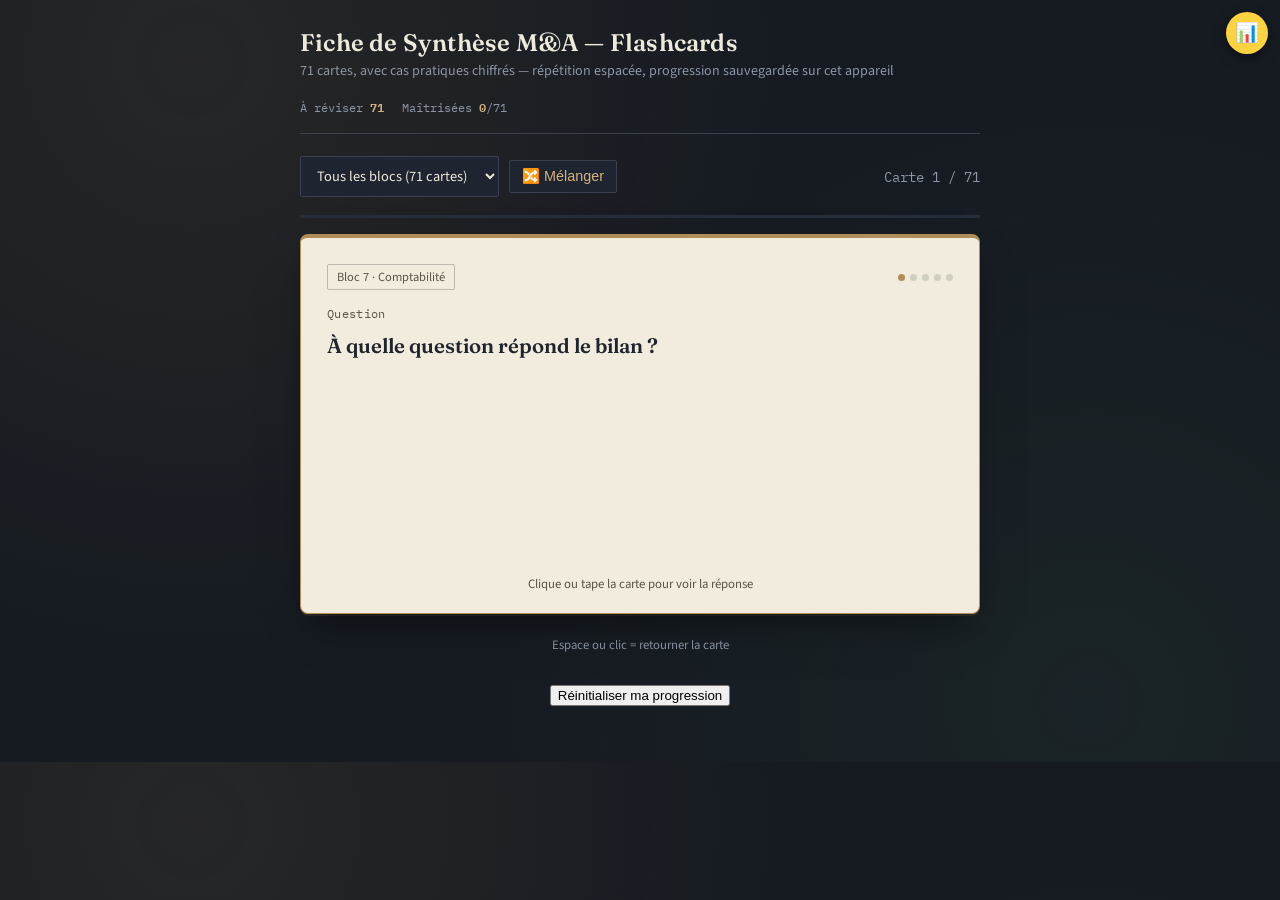
<file: synthese-flashcards.html>
<!DOCTYPE html>
<html lang="fr">
<head>
<meta charset="UTF-8">
<meta name="viewport" content="width=device-width, initial-scale=1, viewport-fit=cover">
<title>Fiche de Synthèse M&amp;A — Flashcards</title>
<link rel="preconnect" href="https://fonts.googleapis.com">
<link rel="preconnect" href="https://fonts.gstatic.com" crossorigin>
<link href="https://fonts.googleapis.com/css2?family=Fraunces:opsz,wght@9..144,500;9..144,600;9..144,700&family=Source+Sans+3:wght@400;500;600;700&family=IBM+Plex+Mono:wght@500;600&display=swap" rel="stylesheet">
<style>
  :root{
    --ink:#161B22;
    --ink-2:#1E2530;
    --ink-3:#262E3A;
    --paper:#F1ECDD;
    --paper-2:#E7E0C9;
    --brass:#B08D57;
    --brass-light:#D3B27E;
    --forest:#3F6C4E;
    --forest-light:#5C8B69;
    --rust:#A8402F;
    --rust-light:#C25B49;
    --text-ink:#EDE9DB;
    --text-muted:#8B95A3;
    --text-onpaper:#20242C;
    --text-onpaper-muted:#5B5548;
    --rule:#39414E;
  }
  :root:not([data-theme="light"]){ }
  :root[data-theme="dark"]{ }
  @media (prefers-color-scheme: dark){ :root:not([data-theme="light"]){ } }

  *{ box-sizing:border-box; }
  html{ scroll-padding-top: env(safe-area-inset-top, 0px); }
  body{
    margin:0;
    min-height:100%;
    background:var(--ink);
    color:var(--text-ink);
    font-family:'Source Sans 3', sans-serif;
    padding-top: env(safe-area-inset-top, 0px);
    padding-bottom: env(safe-area-inset-bottom, 0px);
    background-image:
      radial-gradient(circle at 15% 8%, rgba(176,141,87,0.10), transparent 45%),
      radial-gradient(circle at 85% 92%, rgba(63,108,78,0.10), transparent 45%);
  }

  .wrap{
    max-width:720px;
    margin:0 auto;
    padding:28px 20px 56px;
  }

  header.top{
    display:flex;
    align-items:flex-end;
    justify-content:space-between;
    gap:16px;
    margin-bottom:22px;
    border-bottom:1px solid var(--rule);
    padding-bottom:16px;
    flex-wrap:wrap;
  }
  .title-block h1{
    font-family:'Fraunces', serif;
    font-weight:600;
    font-size:1.5rem;
    margin:0 0 4px;
    letter-spacing:0.2px;
  }
  .title-block p{
    margin:0;
    color:var(--text-muted);
    font-size:0.88rem;
  }
  .stats{
    display:flex;
    gap:18px;
    font-family:'IBM Plex Mono', monospace;
    font-size:0.78rem;
    color:var(--text-muted);
    white-space:nowrap;
  }
  .stats b{ color:var(--brass-light); font-weight:600; }

  .controls{
    display:flex;
    align-items:center;
    justify-content:space-between;
    gap:12px;
    margin-bottom:18px;
    flex-wrap:wrap;
  }
  select{
    background:var(--ink-2);
    color:var(--text-ink);
    border:1px solid var(--rule);
    padding:8px 12px;
    font-family:'Source Sans 3', sans-serif;
    font-size:0.9rem;
    border-radius:2px;
    cursor:pointer;
  }
  .counter{
    font-family:'IBM Plex Mono', monospace;
    font-size:0.85rem;
    color:var(--text-muted);
  }

  .filter-row{
    display:flex;
    align-items:center;
    gap:10px;
  }
  .shuffle-btn{
    background:var(--ink-2);
    color:var(--brass-light);
    border:1px solid var(--rule);
    padding:8px 12px;
    font-size:0.9rem;
    border-radius:2px;
    cursor:pointer;
    line-height:1;
  }
  .shuffle-btn:hover{ border-color:var(--brass); }

  .progress-track{
    height:3px;
    background:var(--ink-3);
    border-radius:2px;
    margin-bottom:16px;
    overflow:hidden;
  }
  .progress-fill{
    height:100%;
    background:var(--brass);
    width:0%;
    transition:width 0.3s ease;
  }

  .stage{
    perspective:1600px;
    margin-bottom:22px;
  }
  .card{
    position:relative;
    min-height:380px;
    transform-style:preserve-3d;
    transition:transform 0.5s cubic-bezier(.4,.2,.2,1);
    cursor:pointer;
    touch-action:pan-y;
    user-select:none;
  }
  .card.flipped{ transform:rotateY(180deg); }
  .card.dragging{ transition:none; }
  .card.fly-left{ transition:transform 0.35s ease-in, opacity 0.35s ease-in; opacity:0; }
  .card.fly-right{ transition:transform 0.35s ease-in, opacity 0.35s ease-in; opacity:0; }

  .face{
    position:absolute;
    inset:0;
    backface-visibility:hidden;
    background:var(--paper);
    color:var(--text-onpaper);
    border:1px solid var(--brass);
    border-top:4px solid var(--brass);
    border-radius:8px;
    box-shadow:0 18px 40px -14px rgba(0,0,0,0.55), 0 2px 0 rgba(176,141,87,0.15);
    padding:26px 26px 20px;
    display:flex;
    flex-direction:column;
    overflow-y:auto;
    transition:box-shadow 0.2s ease, border-color 0.2s ease;
  }
  .face.back{ transform:rotateY(180deg); }
  .card.drag-yes .face{ border-color:var(--forest); box-shadow:0 18px 40px -14px rgba(63,108,78,0.55); }
  .card.drag-no .face{ border-color:var(--rust); box-shadow:0 18px 40px -14px rgba(168,64,47,0.55); }

  /* Retour visuel du glissement : en dehors de la carte (qui est retournée), donc jamais en miroir */
  .stage{ position:relative; }
  .swipe-flag{
    position:absolute;
    inset:0;
    display:flex;
    align-items:center;
    justify-content:center;
    padding:16px;
    border-radius:8px;
    font-size:1.9rem;
    font-weight:800;
    line-height:1.2;
    text-align:center;
    letter-spacing:0.01em;
    color:#FFFFFF;
    text-shadow:0 2px 8px rgba(0,0,0,0.45);
    opacity:0;
    pointer-events:none;
    z-index:20;
    transform:none;
    transition:opacity 0.1s ease;
  }
  .swipe-flag.yes{ background:rgba(34,150,90,0.78); }
  .swipe-flag.no{ background:rgba(214,60,50,0.78); }

  .face-head{
    display:flex;
    align-items:center;
    justify-content:space-between;
    margin-bottom:16px;
  }
  .tag{
    font-size:0.78rem;
    color:var(--text-onpaper-muted);
    border:1px solid rgba(32,36,44,0.25);
    padding:3px 9px;
    border-radius:2px;
  }
  .box-dots{ display:flex; gap:5px; }
  .box-dots span{
    width:7px; height:7px; border-radius:50%;
    background:rgba(32,36,44,0.15);
  }
  .box-dots span.filled{ background:var(--brass); }

  .face-label{
    font-family:'IBM Plex Mono', monospace;
    font-size:0.72rem;
    letter-spacing:0.03em;
    color:var(--text-onpaper-muted);
    margin-bottom:10px;
  }
  .q-text{
    font-family:'Fraunces', serif;
    font-weight:600;
    font-size:1.28rem;
    line-height:1.42;
    margin:0;
  }
  .a-text{
    font-size:1rem;
    line-height:1.62;
    margin:0;
  }
  .hint{
    margin-top:auto;
    padding-top:16px;
    font-size:0.8rem;
    color:var(--text-onpaper-muted);
    text-align:center;
  }

  .answer-buttons{
    display:flex;
    gap:12px;
    margin-bottom:10px;
  }
  .answer-buttons button{
    flex:1;
    padding:14px 10px;
    font-family:'Source Sans 3', sans-serif;
    font-weight:600;
    font-size:0.95rem;
    border-radius:2px;
    border:1px solid transparent;
    cursor:pointer;
    transition:filter 0.15s ease;
  }
  .answer-buttons button:hover{ filter:brightness(1.1); }
  .btn-no{ background:var(--rust); color:#F6ECE8; }
  .btn-yes{ background:var(--forest); color:#EAF2EC; }
  .answer-buttons[hidden]{ display:none; }

  .flip-hint-row{
    text-align:center;
    color:var(--text-muted);
    font-size:0.8rem;
    margin-bottom:26px;
  }

  .done-panel{
    border:1px solid var(--rule);
    background:var(--ink-2);
    padding:32px 26px;
    text-align:center;
    border-radius:2px;
  }
  .done-panel h2{
    font-family:'Fraunces', serif;
    font-weight:600;
    margin:0 0 10px;
  }
  .done-panel p{ color:var(--text-muted); margin:0 0 20px; }
  .done-panel .row{ display:flex; gap:12px; justify-content:center; flex-wrap:wrap; }
  .done-panel button{
    padding:11px 18px;
    background:var(--brass);
    color:var(--ink);
    border:none;
    font-weight:600;
    border-radius:2px;
    cursor:pointer;
    font-family:'Source Sans 3', sans-serif;
  }
  .done-panel button.ghost{
    background:transparent;
    color:var(--brass-light);
    border:1px solid var(--brass);
  }

  footer.bottom{
    margin-top:30px;
    text-align:center;
  }
  footer.bottom a{
    color:var(--text-muted);
    font-size:0.78rem;
    text-decoration:underline;
    cursor:pointer;
    background:none;
    border:none;
    font-family:'Source Sans 3', sans-serif;
  }

  @media (max-width:480px){
    .card{ min-height:440px; }
    .q-text{ font-size:1.12rem; }
    header.top{ align-items:flex-start; }
  }
</style>
</head>
<body>
<script src="stats.js" data-deck="synthese"></script>
<div class="wrap">

  <header class="top">
    <div class="title-block">
      <h1>Fiche de Synthèse M&amp;A — Flashcards</h1>
      <p>71 cartes, avec cas pratiques chiffrés — répétition espacée, progression sauvegardée sur cet appareil</p>
    </div>
    <div class="stats">
      <span>À réviser <b id="statDue">0</b></span>
      <span>Maîtrisées <b id="statMastered">0</b>/<span id="statTotal">71</span></span>
    </div>
  </header>

  <div class="controls">
    <div class="filter-row">
      <select id="blocFilter" aria-label="Filtrer par bloc"></select>
      <button class="shuffle-btn" id="shuffleBtn" title="Mélanger l'ordre des cartes">🔀 Mélanger</button>
    </div>
    <div class="counter" id="counter">—</div>
  </div>

  <div class="progress-track"><div class="progress-fill" id="progressFill"></div></div>

  <div id="stage" class="stage">
    <span class="swipe-flag no" id="flagNo">✗ Mauvaise réponse</span>
    <span class="swipe-flag yes" id="flagYes">✓ Bonne réponse</span>
    <div class="card" id="card" tabindex="0">
      <div class="face front">
        <div class="face-head">
          <span class="tag" id="tagFront">—</span>
          <div class="box-dots" id="dotsFront"></div>
        </div>
        <div class="face-label">Question</div>
        <p class="q-text" id="qText"></p>
        <div class="hint">Clique ou tape la carte pour voir la réponse</div>
      </div>
      <div class="face back">
        <div class="face-head">
          <span class="tag" id="tagBack">—</span>
          <div class="box-dots" id="dotsBack"></div>
        </div>
        <div class="face-label">Réponse</div>
        <p class="a-text" id="aText"></p>
        <div class="hint">Glisse la carte ← → ou utilise les boutons</div>
      </div>
    </div>
  </div>

  <div class="answer-buttons" id="answerButtons" hidden>
    <button class="btn-no" id="btnNo">Je ne savais pas</button>
    <button class="btn-yes" id="btnYes">Je savais</button>
  </div>
  <div class="flip-hint-row" id="flipHintRow">Espace ou clic = retourner la carte</div>

  <div id="donePanel" class="done-panel" style="display:none;">
    <h2 id="doneTitle">Session terminée</h2>
    <p id="doneText">Toutes les cartes dues ont été révisées.</p>
    <div class="row">
      <button id="btnPractice">Réviser quand même</button>
      <button class="ghost" id="btnAllBlocs">Voir tous les blocs</button>
    </div>
  </div>

  <footer class="bottom">
    <button id="resetProgress">Réinitialiser ma progression</button>
  </footer>

</div>

<script>
(function(){
  "use strict";

  var CARDS = [
    {id:1,bloc:1,front:`Quelle est la différence entre origination et exécution en M&A ?`,back:`L'origination est la phase de démarchage commercial (le pitch) pour obtenir un mandat. L'exécution démarre une fois le mandat signé, avec le déroulement du process — environ 4 à 5 mois au total.`},
    {id:2,bloc:1,front:`Comment se compose la rémunération d'une banque d'affaires sur un mandat M&A ?`,back:`Un retainer fee (forfait fixe, négociable, versé à la signature) et un success fee (% du prix de la transaction, versé uniquement si le deal se conclut — hypothétique, potentiellement bien plus important que le fixe).`},
    {id:3,bloc:1,front:`Quelle est la différence entre Buy side et Sell side ?`,back:`En Buy side, la banque conseille l'acheteur dans l'acquisition d'une cible. En Sell side, elle conseille le vendeur — son objectif est de maximiser la valeur, chercher des acheteurs et vendre la cible.`},
    {id:4,bloc:1,front:`Quelles sont les 4 grandes phases d'un process Sell-side, et leur durée typique ?`,back:`Préparation (4-6 sem.) → Contact (4-6 sem.) → Due diligence (4-6 sem.) → Négociation (1-2 sem.), soit environ 4 à 5 mois au total.`},
    {id:5,bloc:1,front:`Quelle est la différence entre un teaser et un Information Memorandum ?`,back:`Le teaser est court (10 pages max), anonyme, envoyé avant la signature du NDA. L'IM est détaillé (30 pages minimum), confidentiel, envoyé après le NDA, et sert de base à la rédaction de la NBO.`},
    {id:6,bloc:1,front:`Quelle est la différence entre une NBO et une Binding Offer ?`,back:`La NBO est non engageante, donnée en fin de phase de préparation/contact sur la base d'un prix indicatif. La Binding Offer est engageante, donnée en fin de due diligence, et conditionne l'entrée en négociation exclusive du SPA.`},
    {id:7,bloc:1,front:`Qu'est-ce qu'une clause de garantie d'actif et de passif (GAP) ?`,back:`Le vendeur dédommage l'acheteur pour tout passif caché révélé après l'acquisition, dont le fait générateur est antérieur à la date d'acquisition. Durée typique : 3 à 5 ans, avec un plancher et un montant d'indemnisation définis.`},
    {id:8,bloc:1,front:`En quoi la clause de locked box diffère-t-elle d'un mécanisme de prix ajustable classique ?`,back:`Le prix est fixé à une date de référence sur la base des derniers comptes audités et n'est plus ajustable ensuite — ce qui simplifie la négociation, mais transfère le risque économique à l'acheteur dès cette date de référence.`},
    {id:9,bloc:1,front:`Qu'est-ce qu'un earn out, et à quoi sert-il ?`,back:`Un mécanisme indexant une partie du prix (souvent 10-15% de la valeur des CP) sur les résultats futurs de la cible, versé sur 1 à 3 ans — il permet à l'acheteur de ne pas surpayer et motive le dirigeant cédant.`},
    {id:10,bloc:1,front:`Quelle est la différence entre une clause de drag along et une clause de tag along ?`,back:`Le drag along oblige les minoritaires à céder leurs titres en cas d'offre de rachat à 100% (évite le blocage). Le tag along protège les minoritaires en leur garantissant les mêmes conditions que le majoritaire.`},
    {id:11,bloc:1,front:`Qu'est-ce qu'un processus de dual track ?`,back:`Le vendeur mène en parallèle un processus de cession classique et une introduction en bourse (IPO), pour renforcer son pouvoir de négociation et sécuriser la vente de l'actif (ex. Afflelou/Bridgepoint, 2012).`},
    {id:12,bloc:1,front:`Pourquoi les fonds de private equity peuvent-ils parfois payer plus cher qu'un acheteur stratégique ?`,back:`En cas de build-up (la cible complète une entreprise déjà détenue en portefeuille), le fonds peut dégager des synergies et donc payer une prime, comme le ferait un acheteur stratégique.`},

    {id:13,bloc:2,front:`Quelle est la différence entre book value et equity value des capitaux propres ?`,back:`La book value est la valeur comptable (capital social + réserves), inscrite au passif du bilan. L'equity value est la valeur de marché (NOSH ajusté × cours), souvent très différente de la book value.`},
    {id:14,bloc:2,front:`Comment obtient-on le NOSH ajusté (nombre d'actions dilué) ?`,back:`Actions ordinaires − treasury shares (auto-détenues) + titres dilutifs « dans la monnaie » (options traitées via la treasury stock method : conversion → trésorerie reçue → rachat d'actions → effet dilutif net réduit).`},
    {id:15,bloc:2,front:`Quelle est la formule générale du bridge EV → Equity Value ?`,back:`EV = Equity Value + Dette financière nette + Intérêts minoritaires − Sociétés mises en équivalence + Pensions non financées + Provisions + Leases.`},
    {id:16,bloc:2,front:`Pourquoi ajoute-t-on les intérêts minoritaires dans le bridge EV ?`,back:`Par cohérence de consolidation : une filiale consolidée par intégration globale apporte 100% de son EBITDA au groupe, donc les minoritaires ont droit à une part de la valeur d'entreprise correspondante.`},
    {id:17,bloc:2,front:`Pourquoi retranche-t-on les sociétés mises en équivalence (MEE) dans le bridge EV ?`,back:`Une participation en MEE (détention 20-50%) n'apporte 0% de son EBITDA au consolidé, alors que l'Equity Value contient déjà cette quote-part — il faut donc la retrancher pour rester cohérent.`},
    {id:18,bloc:2,front:`Dans quel cas les pensions doivent-elles être retraitées dans le bridge EV ?`,back:`Uniquement en cas de régime à prestations définies. Le montant ajouté = engagement total actualisé − fair value des placements déjà constitués, net d'impôt (sauf Allemagne et Italie).`},
    {id:19,bloc:2,front:`Quelles sont les 2 conditions pour qu'un engagement soit enregistré comme une provision dans le bridge EV ?`,back:`La probabilité de sortie de cash doit être supérieure à 50%, et cette sortie ne doit pas être liée à l'activité courante de l'entreprise (sinon elle est déjà incluse dans l'EBITDA).`},
    {id:20,bloc:2,front:`Cas pratique — Une société a une Equity Value de 500 M€, une dette nette de 120 M€, des intérêts minoritaires de 30 M€, une participation en MEE de 15 M€ et des provisions de 10 M€. Calcule son EV.`,back:`EV = 500 + 120 + 30 − 15 + 10 = **645 M€**. (On ajoute la dette nette et les IM, on retranche la MEE, on ajoute les provisions hors activité courante.)`},
    {id:21,bloc:2,front:`Cas pratique — Une entreprise a 80M d'actions ordinaires, dont 2M de treasury shares, et 3M d'options dilutives nettes (déjà retraitées via la treasury stock method). Le cours est de 25€. Calcule l'Equity Value.`,back:`NOSH ajusté = 80 − 2 + 3 = 81M actions. Equity Value = 81M × 25€ = **2 025 M€**.`},

    {id:22,bloc:3,front:`Quels sont les 3 principes sur lesquels repose la méthode des comparables ?`,back:`L'entreprise est évaluée globalement (pas actif par actif) ; elle est valorisée par un multiple de sa capacité bénéficiaire ; les marchés sont supposés à l'équilibre.`},
    {id:23,bloc:3,front:`Quels critères permettent de sélectionner de bons comparables boursiers ?`,back:`L'industrie, la géographie, la taille (CA proche), et des indicateurs financiers similaires (croissance, rentabilité opérationnelle, structure financière).`},
    {id:24,bloc:3,front:`Pourquoi utilise-t-on généralement le multiple EV/EBITDA plutôt que EV/CA ?`,back:`L'EBITDA mesure la performance opérationnelle courante de l'entreprise, ce qui en fait un agrégat plus pertinent. EV/CA est réservé aux entreprises pas encore rentables (marge d'EBITDA négative ou faible).`},
    {id:25,bloc:3,front:`Dans quel cas utilise-t-on plutôt EV/EBIT ou EV/(EBITDA−Capex) ?`,back:`Dans les secteurs à forte intensité capitalistique (ciment, télécoms, industrie lourde), pour refléter le cycle d'investissement de l'entreprise dans le multiple.`},
    {id:26,bloc:3,front:`Quel est l'inconvénient principal des multiples calculés sur la valeur des capitaux propres (P/E, price to book) ?`,back:`Ils intègrent la structure financière de l'entreprise (après frais financiers), ce qui les rend moins comparables entre entreprises ayant des niveaux d'endettement différents.`},
    {id:27,bloc:3,front:`Pourquoi les transactions précédentes donnent-elles généralement une valorisation plus élevée que les comparables boursiers ?`,back:`À cause de la prime d'acquisition/de contrôle payée par l'acheteur — mais cette prime ne s'applique qu'en cas d'acquisition majoritaire.`},
    {id:28,bloc:3,front:`L'agrégat comptable utilisé au dénominateur d'un multiple est-il historique ou prévisionnel ?`,back:`Toujours prévisionnel — on valorise l'entreprise pour son avenir, pas pour son passé (broker notes, consensus publié, ou prévisions propres).`},

    {id:29,bloc:4,front:`Quelle est la formule générale du DCF ?`,back:`EV = Σ FCFₜ/(1+WACC)ᵗ + Valeur Terminale actualisée, sur un horizon explicite de 5 à 7 ans en général.`},
    {id:30,bloc:4,front:`Dans quels 2 cas allonge-t-on la durée de l'horizon explicite du DCF ?`,back:`Pour les startups non rentables (le temps qu'elles génèrent des FCF positifs, parfois 10-15 ans) et pour les concessions (revenus très prévisibles sur longue durée, mais sans valeur terminale à l'issue du contrat).`},
    {id:31,bloc:4,front:`Quelle est la formule du FCFF (Free Cash-Flow to Firm) ?`,back:`EBIT − impôt (calculé sur l'EBIT) + D&A − Capex − variation du BFR. Revient à tous les pourvoyeurs de fonds et s'actualise au WACC pour obtenir l'EV.`},
    {id:32,bloc:4,front:`Quelle est la différence entre le FCFF et le FCFE ?`,back:`FCFE = FCFF − intérêts financiers + nouveaux emprunts − remboursements. Il revient uniquement aux actionnaires et s'actualise au coût des capitaux propres pour obtenir directement la valeur des CP.`},
    {id:33,bloc:4,front:`Quelle est la formule du MEDAF (CAPM) pour calculer le coût des capitaux propres ?`,back:`Ke = Rf + β × (Rm − Rf), où Rf est le taux sans risque et (Rm−Rf) la prime de risque de marché (equity risk premium).`},
    {id:34,bloc:4,front:`Quelle est la formule du WACC ?`,back:`WACC = Ke × CP/(CP+D) + Kd × (1−IS) × D/(CP+D) — moyenne pondérée du coût des CP et du coût de la dette après impôt.`},
    {id:35,bloc:4,front:`Le WACC dépend-il de la structure financière de l'entreprise ?`,back:`Non — il dépend uniquement du risque opérationnel (structure des coûts, cyclicité, visibilité de l'activité, taux de croissance), pas de la répartition dette/capitaux propres.`},
    {id:36,bloc:4,front:`Comment calcule-t-on la valeur terminale par la méthode de Gordon Shapiro ?`,back:`VT = FCF normatif × (1+g) / (WACC − g), ensuite actualisée depuis la fin de l'horizon explicite jusqu'à aujourd'hui.`},
    {id:37,bloc:4,front:`Cas pratique — Rf = 2,5%, β = 1,4, prime de risque de marché = 6%. Calcule Ke (CAPM).`,back:`Ke = 2,5% + 1,4 × 6% = 2,5% + 8,4% = **10,9%**.`},
    {id:38,bloc:4,front:`Cas pratique — CP = 600, Dette = 400, Ke = 10%, Kd = 5%, IS = 25%. Calcule le WACC.`,back:`WACC = 10%×(600/1000) + 5%×(1−0,25)×(400/1000) = 6% + 1,5% = **7,5%**.`},

    {id:39,bloc:5,front:`Quelle est la différence entre une fusion et une acquisition ?`,back:`La fusion crée une nouvelle entité entre deux entreprises de taille comparable (merger of equals, paiement en titres avec parité négociée). L'acquisition est le rachat d'une cible par un acheteur clairement identifié.`},
    {id:40,bloc:5,front:`Que signifie l'expression « 1+1=3 » en M&A ?`,back:`Elle résume la notion de synergies : la valeur de l'entité combinée est supérieure à la somme des valeurs des deux entreprises prises séparément.`},
    {id:41,bloc:5,front:`Quelle est la différence entre synergies de revenus et synergies de coûts ?`,back:`Les synergies de revenus proviennent de nouvelles opportunités commerciales (ventes croisées). Les synergies de coûts viennent d'une meilleure efficacité opérationnelle (suppression de doublons) — ces dernières sont généralement plus faciles à réaliser.`},
    {id:42,bloc:5,front:`Quelle est la différence entre une OPA et une OPE ?`,back:`L'OPA (offre publique d'achat) se règle en cash. L'OPE (offre publique d'échange) se règle en titres de l'acheteur.`},
    {id:43,bloc:5,front:`À partir de quel seuil de détention une offre publique devient-elle obligatoire en France, et à partir de quel seuil peut-on lancer un squeeze out ?`,back:`Offre obligatoire au franchissement de 30% du capital ou des droits de vote. Squeeze out possible à partir de 95% de détention.`},
    {id:44,bloc:5,front:`Cite 2 tactiques de défense contre une OPA hostile et explique-les brièvement.`,back:`Le Chevalier blanc (un tiers allié lance une contre-offre concurrente) et la Vente des joyaux de la couronne (la cible cède ses actifs stratégiques pour devenir moins attractive pour l'attaquant).`},
    {id:45,bloc:5,front:`Quel est l'avantage principal d'un paiement en cash pour l'acheteur, et son principal inconvénient ?`,back:`Avantage : pas de dilution des actionnaires existants. Inconvénient : hausse du levier financier (la dette nette augmente).`},
    {id:46,bloc:5,front:`Quel est l'avantage principal d'un paiement en titres pour le vendeur ?`,back:`Une fiscalité différée avantageuse — les actionnaires ne paient pas d'impôt au moment de l'opération, mais seulement lors de la cession future des titres reçus.`},
    {id:47,bloc:5,front:`Une acquisition est-elle relutive ou dilutive lorsque le BPA de l'acheteur augmente après l'opération ?`,back:`Relutive (le BPA augmente). Elle est dilutive lorsque le BPA diminue après l'opération.`},
    {id:48,bloc:5,front:`Astuce rapide — à quelle condition une acquisition financée à 100% en titres est-elle relutive ?`,back:`Si le P/E de l'acheteur est supérieur au P/E de la cible (P/E acheteur > P/E cible) — sous réserve d'absence de synergies ou de forte prime d'acquisition.`},
    {id:49,bloc:5,front:`Cas pratique — Une acquisition est financée à 100% en cash, coût de la dette = 4%. Le P/E de la cible est de 20x. L'opération est-elle relutive ou dilutive ?`,back:`Règle : relutif si 1/(P/E cible) > coût de la dette. 1/20 = 5% > 4% → **opération relutive** pour l'acheteur.`},
    {id:50,bloc:5,front:`Cas pratique — Un acheteur (VE=800, VCP=600, DN=200) rachète 100% d'une cible pour un prix de 300 (= sa VCP, donc sans prime), DN cible=50, payé 60% cash / 40% titres. Calcule la VE combinée.`,back:`Sans prime, VE combinée = somme des VE = VE acheteur (800) + VE cible (VCP 300 + DN 50 = 350) = **1 150**. (Vérification par les composantes : VCP combinée 600+120=720, DN combinée 200+50+180=430, soit 720+430=1150 ✓)`},

    {id:51,bloc:6,front:`Quelle est la définition d'un LBO ?`,back:`Le rachat d'une entreprise financé par une dette significative (levier), porté par un fonds de private equity, avec un horizon de sortie de 4 à 6 ans et un TRI cible d'au moins 15%.`},
    {id:52,bloc:6,front:`Quels sont les 4 leviers de création de valeur dans un LBO ?`,back:`Le levier financier (rentabilité économique > coût de la dette), juridique (contrôle avec apport limité), fiscal (régime mère-fille + intégration fiscale), et opérationnel (théorie de l'agence, management package).`},
    {id:53,bloc:6,front:`À partir de quel seuil de détention l'intégration fiscale est-elle généralement mise en place dans un LBO ?`,back:`Au-delà de 95% de détention de la cible par la holding — les deux sociétés ne forment alors plus qu'une seule entité au niveau fiscal.`},
    {id:54,bloc:6,front:`Quelle est la formule du TRI dans un LBO ?`,back:`TRI = MOM^(1/n) − 1, où MOM = VCP sortie / VCP entrée et n = le nombre d'années de détention.`},
    {id:55,bloc:6,front:`Quels sont les 3 leviers pour augmenter le TRI d'un fonds de PE ?`,back:`Réduire la durée de détention · réduire la VCP à l'entrée (prix ou davantage de levier) · augmenter la VCP à la sortie (performance opérationnelle ou meilleure négociation du prix de sortie).`},
    {id:56,bloc:6,front:`Classe les 3 grands types de dette LBO du moins au plus risqué, avec leur rendement approximatif.`,back:`Dette senior (6-8%) < dette unitranche (8-10%) < dette subordonnée/mezzanine (10-13%).`},
    {id:57,bloc:6,front:`Qu'est-ce qu'un equity kicker dans une dette mezzanine ?`,back:`Un complément de rémunération sous forme de bons de souscription d'actions (BSA), donnant droit à une part de la plus-value réalisée à la sortie de l'opération.`},
    {id:58,bloc:6,front:`Quelles sont les caractéristiques typiquement recherchées chez une cible de LBO ?`,back:`Des cash-flows réguliers, un marché non risqué et mature (peu capexivore), et une forte équipe de management.`},
    {id:59,bloc:6,front:`Quelle est la différence entre une sortie en cession industrielle et une sortie par IPO pour un fonds de PE ?`,back:`La cession industrielle permet souvent d'obtenir une prime de contrôle. L'IPO ne le permet pas, car le marché achète les titres par petits blocs successifs.`},
    {id:60,bloc:6,front:`Qu'est-ce qu'un leverage recap dans un LBO ?`,back:`Le fonds réendette la cible pour se distribuer du cash — une sortie partielle des capitaux propres investis sans céder le contrôle, ce qui améliore le rendement global du fonds.`},
    {id:61,bloc:6,front:`Paper LBO — EBITDA entrée=80M€, multiple=8x, levier=4x EBITDA (in fine). Sortie après 4 ans (isomultiple), EBITDA +5M€/an, cash généré=150M€. Calcule le TRI.`,back:`Prix=8×80=640. Dette=4×80=320, Equity=320. EBITDA sortie=80+5×4=100 → VE sortie=100×8=800. Dette nette sortie=320−150=170. VCP sortie=800−170=630. MOM=630/320≈1,97x → **TRI ≈ 18,5%**.`},
    {id:62,bloc:6,front:`Cas pratique — Un fonds investit 250 M€ de CP et revend 4 ans plus tard pour 500 M€, sans dividende intermédiaire. Calcule le MOM et le TRI.`,back:`MOM = 500/250 = **2x**. TRI = 2^(1/4) − 1 ≈ **18,9%**.`},

    {id:63,bloc:7,front:`À quelle question répond le compte de résultat (CDR) ?`,back:`De combien varie le patrimoine de l'entreprise au cours de la période (logique de richesse : produits qui créent de la valeur moins charges qui en détruisent, sur un flux entre deux dates).`},
    {id:64,bloc:7,front:`Quelle est la chaîne de formules menant de l'EBITDA au résultat net ?`,back:`EBITDA − D&A = EBIT ; EBIT − Résultat financier = EBT ; EBT + résultat exceptionnel − impôt = Résultat net.`},
    {id:65,bloc:7,front:`À quelle question répond le bilan ?`,back:`Combien vaut le patrimoine de l'entreprise à un instant T (logique de stock : photographie à une date donnée ; actif toujours égal au passif).`},
    {id:66,bloc:7,front:`Comment passe-t-on du bilan patrimonial au bilan économique ?`,back:`Les dettes fournisseurs basculent du passif vers l'actif (elles diminuent le montant du BFR), et la trésorerie bascule de l'actif vers le passif (elle diminue la dette financière nette).`},
    {id:67,bloc:7,front:`À quelle question répond le tableau des flux de trésorerie (TFT) ?`,back:`De combien varie la trésorerie de l'entreprise au cours de la période (encaissements moins décaissements, entre deux dates).`},
    {id:68,bloc:7,front:`Quelle est la formule du flux de trésorerie d'exploitation dans le TFT ?`,back:`Résultat net + D&A − variation du BFR.`},
    {id:69,bloc:7,front:`Pourquoi les D&A sont-elles réintégrées (ajoutées) dans le TFT alors qu'elles sont une charge au CDR ?`,back:`Ce sont des charges non décaissées (constatation comptable d'une dépréciation) : elles ont déjà réduit le résultat net sans sortie de trésorerie réelle correspondante — il faut donc les ajouter pour retrouver le vrai flux de cash.`},
    {id:70,bloc:7,front:`L'achat d'un terrain a-t-il un impact sur le résultat net (CDR) ?`,back:`Non — l'achat d'un actif ne modifie pas le patrimoine net de l'entreprise : l'actif augmente, mais la trésorerie diminue (ou une dette est contractée) du même montant.`},
    {id:71,bloc:7,front:`Cas pratique — CA=200, COGS=90, SG&A=40, D&A=20, résultat financier=−10, pas d'exceptionnel, IS=25%. Calcule le résultat net.`,back:`EBITDA=200−90−40=70. EBIT=70−20=50. EBT=50−10=40. Impôt=40×25%=10. **Résultat net = 30**.`}
  ];

  var BLOCS = {
    1:"Process", 2:"Bridge EV/EQ", 3:"Comparables",
    4:"DCF", 5:"Mergers", 6:"LBO", 7:"Comptabilité"
  };

  var STORAGE_KEY = "ma_synthese_progress_v1";
  var INTERVALS = [0,1,3,7,16]; // days, index = box-1 (box 1..5)

  function todayStr(){
    var d = new Date();
    return d.getFullYear()+"-"+String(d.getMonth()+1).padStart(2,"0")+"-"+String(d.getDate()).padStart(2,"0");
  }
  function addDays(dateStr, n){
    var d = new Date(dateStr+"T00:00:00");
    d.setDate(d.getDate()+n);
    return d.getFullYear()+"-"+String(d.getMonth()+1).padStart(2,"0")+"-"+String(d.getDate()).padStart(2,"0");
  }

  function loadProgress(){
    try{
      var raw = localStorage.getItem(STORAGE_KEY);
      if(!raw) return {};
      var parsed = JSON.parse(raw);
      return (parsed && typeof parsed === "object") ? parsed : {};
    }catch(e){ return {}; }
  }
  function saveProgress(p){
    try{ localStorage.setItem(STORAGE_KEY, JSON.stringify(p)); }
    catch(e){ /* storage unavailable — session continues without persistence */ }
  }

  var progress = loadProgress();
  var today = todayStr();

  function stateFor(cardId){
    var s = progress[cardId];
    if(!s){ s = {box:1, due:today}; }
    return s;
  }

  // ---- DOM refs ----
  var blocFilter = document.getElementById("blocFilter");
  var counterEl = document.getElementById("counter");
  var stageEl = document.getElementById("stage");
  var cardEl = document.getElementById("card");
  var qText = document.getElementById("qText");
  var aText = document.getElementById("aText");
  var tagFront = document.getElementById("tagFront");
  var tagBack = document.getElementById("tagBack");
  var dotsFront = document.getElementById("dotsFront");
  var dotsBack = document.getElementById("dotsBack");
  var answerButtons = document.getElementById("answerButtons");
  var flipHintRow = document.getElementById("flipHintRow");
  var btnNo = document.getElementById("btnNo");
  var btnYes = document.getElementById("btnYes");
  var donePanel = document.getElementById("donePanel");
  var doneTitle = document.getElementById("doneTitle");
  var doneText = document.getElementById("doneText");
  var btnPractice = document.getElementById("btnPractice");
  var btnAllBlocs = document.getElementById("btnAllBlocs");
  var statDue = document.getElementById("statDue");
  var statMastered = document.getElementById("statMastered");
  var statTotal = document.getElementById("statTotal");
  var resetBtn = document.getElementById("resetProgress");
  var progressFill = document.getElementById("progressFill");
  var shuffleBtn = document.getElementById("shuffleBtn");
  var flagYes = document.getElementById("flagYes");
  var flagNo = document.getElementById("flagNo");

  statTotal.textContent = CARDS.length;

  // ---- filter dropdown ----
  var opt = document.createElement("option");
  opt.value = "all"; opt.textContent = "Tous les blocs (" + CARDS.length + " cartes)";
  blocFilter.appendChild(opt);
  Object.keys(BLOCS).forEach(function(k){
    var count = CARDS.filter(function(c){ return c.bloc == k; }).length;
    var o = document.createElement("option");
    o.value = k;
    o.textContent = "Bloc " + k + " — " + BLOCS[k] + " (" + count + ")";
    blocFilter.appendChild(o);
  });

  var queue = [];
  var qIndex = 0;
  var current = null;
  var practiceMode = false;

  function shuffleArray(arr){
    for(var i = arr.length - 1; i > 0; i--){
      var j = Math.floor(Math.random() * (i + 1));
      var tmp = arr[i]; arr[i] = arr[j]; arr[j] = tmp;
    }
    return arr;
  }

  function cardsForFilter(){
    var f = blocFilter.value;
    if(f === "all") return CARDS.slice();
    return CARDS.filter(function(c){ return String(c.bloc) === f; });
  }

  function buildQueue(forcePractice){
    var pool = cardsForFilter();
    var list;
    if(forcePractice){
      list = pool.slice();
    }else{
      list = pool.filter(function(c){
        var s = stateFor(c.id);
        return s.due <= today;
      });
    }
    shuffleArray(list);
    queue = list;
    qIndex = 0;
    practiceMode = !!forcePractice;
  }

  function updateStats(){
    var pool = cardsForFilter();
    var dueCount = pool.filter(function(c){ return stateFor(c.id).due <= today; }).length;
    var masteredCount = pool.filter(function(c){ return stateFor(c.id).box >= 5; }).length;
    statDue.textContent = dueCount;
    statMastered.textContent = masteredCount;
    statTotal.textContent = pool.length;
  }

  function renderDots(container, box){
    container.innerHTML = "";
    for(var i=1;i<=5;i++){
      var s = document.createElement("span");
      if(i <= box) s.className = "filled";
      container.appendChild(s);
    }
  }

  function showCard(){
    if(qIndex >= queue.length){
      showDone();
      return;
    }
    current = queue[qIndex];
    var s = stateFor(current.id);
    cardEl.classList.remove("flipped");
    qText.textContent = current.front;
    aText.textContent = current.back;
    var label = "Bloc " + current.bloc + " · " + BLOCS[current.bloc];
    tagFront.textContent = label;
    tagBack.textContent = label;
    renderDots(dotsFront, s.box);
    renderDots(dotsBack, s.box);
    answerButtons.hidden = true;
    flipHintRow.style.display = "block";
    counterEl.textContent = "Carte " + (qIndex+1) + " / " + queue.length + (practiceMode ? " · mode révision libre" : "");
    stageEl.style.display = "block";
    donePanel.style.display = "none";
    progressFill.style.width = (queue.length ? Math.round((qIndex/queue.length)*100) : 0) + "%";
    cardEl.style.transform = "";
    cardEl.classList.remove("fly-left","fly-right","dragging","drag-yes","drag-no");
  }

  function showDone(){
    stageEl.style.display = "none";
    answerButtons.hidden = true;
    flipHintRow.style.display = "none";
    counterEl.textContent = "";
    donePanel.style.display = "block";
    progressFill.style.width = "100%";
    if(practiceMode){
      doneTitle.textContent = "Révision libre terminée";
      doneText.textContent = "Tu as repassé toutes les cartes de ce filtre, sans effet sur les dates de révision.";
    }else{
      doneTitle.textContent = "Session terminée";
      doneText.textContent = "Toutes les cartes dues pour ce filtre ont été révisées. Reviens plus tard, ou révise-les quand même.";
    }
    updateStats();
  }

  function flip(){
    if(!current) return;
    var willShowBack = !cardEl.classList.contains("flipped");
    cardEl.classList.toggle("flipped");
    if(willShowBack){
      answerButtons.hidden = false;
      flipHintRow.style.display = "none";
    }else{
      answerButtons.hidden = true;
      flipHintRow.style.display = "block";
    }
  }

  function answer(knewIt){
    if(!current) return;
    if(window.FCStats) FCStats.log("synthese", current, arguments[0], BLOCS[current.bloc]);
    var s = stateFor(current.id);
    if(knewIt){
      s.box = Math.min(5, s.box + 1);
    }else{
      s.box = 1;
    }
    s.due = addDays(today, INTERVALS[s.box - 1]);
    progress[current.id] = s;
    saveProgress(progress);
    qIndex++;
    updateStats();
    showCard();
  }

  var dragState = null;
  var DRAG_THRESHOLD = 90;

  function onPointerDown(e){
    if(answerButtons.hidden) return; // only swipe once the answer is showing
    var point = (e.touches && e.touches[0]) || e;
    dragState = { startX: point.clientX, dx: 0, moved:false, pointerId: e.pointerId };
    cardEl.classList.add("dragging");
    try{ if(e.pointerId !== undefined) cardEl.setPointerCapture(e.pointerId); }catch(err){}
  }
  function onPointerMove(e){
    if(!dragState) return;
    var point = (e.touches && e.touches[0]) || e;
    dragState.dx = point.clientX - dragState.startX;
    if(Math.abs(dragState.dx) > 4) dragState.moved = true;
    var rot = dragState.dx / 18;
    cardEl.style.transform = "rotateY(180deg) translateX(" + dragState.dx + "px) rotate(" + (-rot) + "deg)";
    cardEl.classList.toggle("drag-yes", dragState.dx > 30);
    cardEl.classList.toggle("drag-no", dragState.dx < -30);
    flagYes.style.opacity = dragState.dx > 30 ? Math.min(1,(dragState.dx-30)/60) : 0;
    flagNo.style.opacity = dragState.dx < -30 ? Math.min(1,(-dragState.dx-30)/60) : 0;
    if(e.cancelable) e.preventDefault();
  }
  function onPointerUp(){
    if(!dragState) return;
    cardEl.classList.remove("dragging");
    var dx = dragState.dx;
    var wasDrag = dragState.moved;
    dragState = null;
    flagYes.style.opacity = 0;
    flagNo.style.opacity = 0;
    if(Math.abs(dx) > DRAG_THRESHOLD){
      var flyRight = dx > 0;
      cardEl.classList.add(flyRight ? "fly-right" : "fly-left");
      cardEl.style.transform = "rotateY(180deg) translateX(" + (flyRight ? 900 : -900) + "px) rotate(" + (flyRight ? 20 : -20) + "deg)";
      setTimeout(function(){ answer(flyRight); }, 320);
    }else{
      cardEl.classList.remove("drag-yes","drag-no");
      cardEl.style.transform = "";
    }
    // swallow the click that follows a real drag so it doesn't re-flip the card
    if(wasDrag){
      cardEl.addEventListener("click", function swallow(ev){ ev.stopPropagation(); cardEl.removeEventListener("click", swallow, true); }, {capture:true, once:true});
    }
  }

  cardEl.addEventListener("pointerdown", onPointerDown);
  cardEl.addEventListener("pointermove", onPointerMove);
  cardEl.addEventListener("pointerup", onPointerUp);
  cardEl.addEventListener("pointercancel", onPointerUp);
  cardEl.addEventListener("pointerleave", function(e){ if(dragState) onPointerUp(); });

  cardEl.addEventListener("click", flip);
  cardEl.addEventListener("keydown", function(e){
    if(e.code === "Space" || e.key === "Enter"){ e.preventDefault(); flip(); }
  });

  shuffleBtn.addEventListener("click", function(){
    var remaining = queue.slice(qIndex);
    shuffleArray(remaining);
    queue = queue.slice(0, qIndex).concat(remaining);
    showCard();
  });
  document.addEventListener("keydown", function(e){
    var backVisible = !answerButtons.hidden;
    if(!backVisible) return;
    if(e.key === "ArrowRight"){ e.preventDefault(); answer(true); }
    if(e.key === "ArrowLeft"){ e.preventDefault(); answer(false); }
  });
  btnNo.addEventListener("click", function(){ answer(false); });
  btnYes.addEventListener("click", function(){ answer(true); });

  blocFilter.addEventListener("change", function(){
    buildQueue(false);
    updateStats();
    showCard();
  });

  btnPractice.addEventListener("click", function(){
    buildQueue(true);
    showCard();
  });
  btnAllBlocs.addEventListener("click", function(){
    blocFilter.value = "all";
    buildQueue(false);
    updateStats();
    showCard();
  });

  resetBtn.addEventListener("click", function(){
    if(confirm("Réinitialiser toute ta progression sur toutes les cartes ?")){
      progress = {};
      saveProgress(progress);
      today = todayStr();
      buildQueue(false);
      updateStats();
      showCard();
    }
  });

  // init
  buildQueue(false);
  updateStats();
  showCard();
})();
</script>
</body>
</html>
</file>
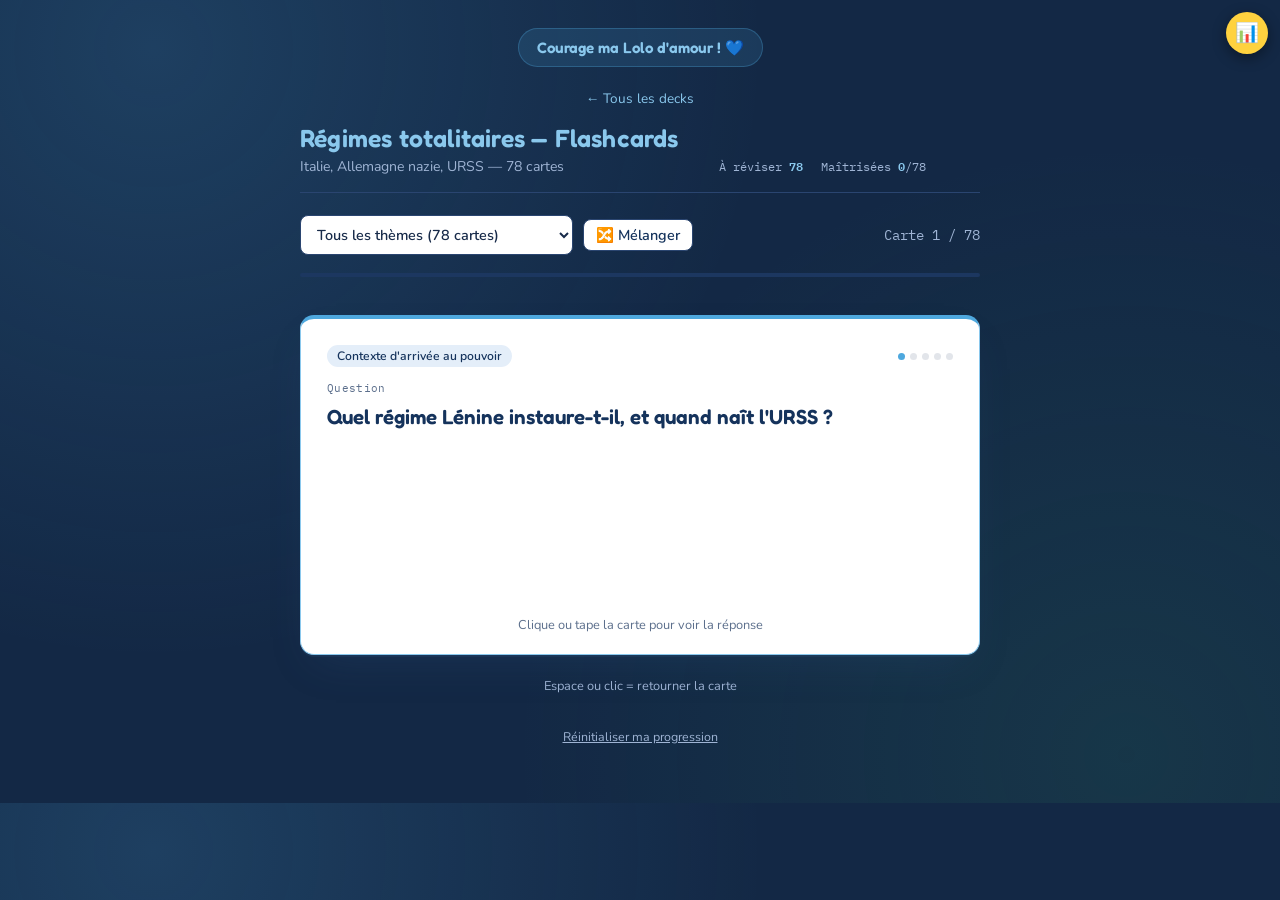
<file: totalitarismes-flashcards.html>
<!DOCTYPE html>
<html lang="fr">
<head>
<meta charset="UTF-8">
<meta name="viewport" content="width=device-width, initial-scale=1, viewport-fit=cover">
<title>Régimes totalitaires — Flashcards</title>
<link rel="preconnect" href="https://fonts.googleapis.com">
<link rel="preconnect" href="https://fonts.gstatic.com" crossorigin>
<link href="https://fonts.googleapis.com/css2?family=Fredoka:wght@500;600;700&family=Nunito:wght@400;500;600;700;800&family=IBM+Plex+Mono:wght@500;600&display=swap" rel="stylesheet">
<style>
  :root{
    --bg:#132845;
    --bg-2:#1C3760;
    --paper:#FFFFFF;
    --paper-2:#F0F5FC;
    --ink:#EAF1FB;
    --ink-muted:#9FB4D4;
    --blue:#4EA8DE;
    --blue-light:#8AC8ED;
    --blue-deep:#15335C;
    --success:#2E8C5B;
    --success-light:#4FAE7B;
    --success-deep:#1C5C3B;
    --coral:#E0654F;
    --coral-light:#EE9280;
    --rule:#2A4570;
    --text-onpaper:#182B4A;
    --text-onpaper-muted:#5C6F8C;
  }
  :root:not([data-theme="light"]){ }
  :root[data-theme="dark"]{ }
  @media (prefers-color-scheme: dark){ :root:not([data-theme="light"]){ } }

  *{ box-sizing:border-box; }
  html{ scroll-padding-top: env(safe-area-inset-top, 0px); }
  body{
    margin:0;
    min-height:100%;
    background:var(--bg);
    color:var(--ink);
    font-family:'Nunito', sans-serif;
    padding-top: env(safe-area-inset-top, 0px);
    padding-bottom: env(safe-area-inset-bottom, 0px);
    background-image:
      radial-gradient(circle at 12% 6%, rgba(78,168,222,0.18), transparent 45%),
      radial-gradient(circle at 88% 94%, rgba(46,140,91,0.14), transparent 45%);
  }

  .wrap{
    max-width:720px;
    margin:0 auto;
    padding:28px 20px 56px;
  }

  .banner-love{
    text-align:center;
    font-family:'Fredoka', sans-serif;
    font-weight:600;
    font-size:0.95rem;
    color:var(--blue-light);
    background:rgba(78,168,222,0.14);
    border:1px solid rgba(78,168,222,0.3);
    border-radius:999px;
    padding:9px 18px;
    margin-bottom:20px;
    display:inline-block;
  }
  .banner-love-row{ text-align:center; }

  header.top{
    display:flex;
    align-items:flex-end;
    justify-content:space-between;
    gap:16px;
    margin-bottom:22px;
    border-bottom:1px solid var(--rule);
    padding-bottom:16px;
    flex-wrap:wrap;
  }
  .title-block h1{
    font-family:'Fredoka', sans-serif;
    font-weight:600;
    font-size:1.55rem;
    margin:0 0 4px;
    color:var(--blue-light);
    letter-spacing:0.2px;
  }
  .title-block p{
    margin:0;
    color:var(--ink-muted);
    font-size:0.88rem;
  }
  .stats{
    display:flex;
    gap:18px;
    font-family:'IBM Plex Mono', monospace;
    font-size:0.78rem;
    color:var(--ink-muted);
    white-space:nowrap;
  }
  .stats b{ color:var(--blue-light); font-weight:600; }

  .controls{
    display:flex;
    align-items:center;
    justify-content:space-between;
    gap:12px;
    margin-bottom:18px;
    flex-wrap:wrap;
  }
  .filter-row{
    display:flex;
    align-items:center;
    gap:10px;
  }
  select{
    background:var(--paper);
    color:var(--text-onpaper);
    border:1px solid var(--rule);
    padding:8px 12px;
    font-family:'Nunito', sans-serif;
    font-weight:600;
    font-size:0.9rem;
    border-radius:8px;
    cursor:pointer;
  }
  .shuffle-btn{
    background:var(--paper);
    color:var(--blue-deep);
    border:1px solid var(--rule);
    padding:8px 12px;
    font-family:'Nunito', sans-serif;
    font-weight:600;
    font-size:0.9rem;
    border-radius:8px;
    cursor:pointer;
    line-height:1;
  }
  .shuffle-btn:hover{ border-color:var(--blue); }
  .counter{
    font-family:'IBM Plex Mono', monospace;
    font-size:0.85rem;
    color:var(--ink-muted);
  }

  .progress-wrap{
    position:relative;
    margin-bottom:6px;
  }
  .progress-track{
    height:4px;
    background:var(--bg-2);
    border-radius:3px;
    overflow:hidden;
  }
  .progress-fill{
    height:100%;
    background:var(--blue);
    width:0%;
    transition:width 0.3s ease;
  }
  .almost-label{
    text-align:right;
    font-family:'Fredoka', sans-serif;
    font-weight:600;
    font-size:0.8rem;
    color:var(--blue-light);
    opacity:0;
    transition:opacity 0.3s ease;
    height:20px;
    margin:5px 0 12px;
  }

  .stage{
    perspective:1600px;
    margin-bottom:22px;
  }
  .card{
    position:relative;
    min-height:340px;
    transform-style:preserve-3d;
    transition:transform 0.5s cubic-bezier(.4,.2,.2,1);
    cursor:pointer;
    touch-action:pan-y;
    user-select:none;
  }
  .card.flipped{ transform:rotateY(180deg); }
  .card.dragging{ transition:none; }
  .card.fly-left{ transition:transform 0.35s ease-in, opacity 0.35s ease-in; opacity:0; }
  .card.fly-right{ transition:transform 0.35s ease-in, opacity 0.35s ease-in; opacity:0; }

  .face{
    position:absolute;
    inset:0;
    backface-visibility:hidden;
    background:var(--paper);
    color:var(--text-onpaper);
    border:1px solid var(--blue-light);
    border-top:4px solid var(--blue);
    border-radius:14px;
    box-shadow:0 18px 40px -16px rgba(46,84,128,0.28), 0 2px 0 rgba(74,127,181,0.10);
    padding:26px 26px 20px;
    display:flex;
    flex-direction:column;
    overflow-y:auto;
    transition:box-shadow 0.2s ease, border-color 0.2s ease;
  }
  .face.back{ transform:rotateY(180deg); background:var(--paper-2); }
  .card.drag-yes .face{ border-color:var(--success); box-shadow:0 18px 40px -16px rgba(76,154,117,0.4); }
  .card.drag-no .face{ border-color:var(--coral); box-shadow:0 18px 40px -16px rgba(224,121,106,0.4); }

  /* Retour visuel du glissement : en dehors de la carte (qui est retournée), donc jamais en miroir */
  .stage{ position:relative; }
  .swipe-flag{
    position:absolute;
    inset:0;
    display:flex;
    align-items:center;
    justify-content:center;
    padding:16px;
    border-radius:16px;
    font-size:1.9rem;
    font-weight:800;
    line-height:1.2;
    text-align:center;
    letter-spacing:0.01em;
    color:#FFFFFF;
    text-shadow:0 2px 8px rgba(0,0,0,0.45);
    opacity:0;
    pointer-events:none;
    z-index:20;
    transform:none;
    transition:opacity 0.1s ease;
  }
  .swipe-flag.yes{ background:rgba(34,150,90,0.78); }
  .swipe-flag.no{ background:rgba(214,60,50,0.78); }

  .face-head{
    display:flex;
    align-items:center;
    justify-content:space-between;
    margin-bottom:14px;
  }
  .tag{
    font-size:0.76rem;
    font-weight:600;
    color:var(--blue-deep);
    background:var(--bg-2);
    background:#E4EEF9;
    padding:3px 10px;
    border-radius:20px;
  }
  .box-dots{ display:flex; gap:5px; }
  .box-dots span{
    width:7px; height:7px; border-radius:50%;
    background:rgba(31,58,92,0.13);
  }
  .box-dots span.filled{ background:var(--blue); }

  .face-label{
    font-family:'IBM Plex Mono', monospace;
    font-size:0.7rem;
    letter-spacing:0.03em;
    color:var(--text-onpaper-muted);
    margin-bottom:8px;
  }
  .q-text{
    font-family:'Fredoka', sans-serif;
    font-weight:600;
    font-size:1.28rem;
    line-height:1.4;
    margin:0;
    color:var(--blue-deep);
  }
  .a-text{
    font-family:'Nunito', sans-serif;
    font-weight:500;
    font-size:1.05rem;
    line-height:1.55;
    margin:0;
  }
  .hint{
    margin-top:auto;
    padding-top:14px;
    font-size:0.8rem;
    color:var(--text-onpaper-muted);
    text-align:center;
  }

  .answer-buttons{
    display:flex;
    gap:8px;
    margin-bottom:10px;
  }
  .answer-buttons button{
    flex:1;
    padding:12px 6px;
    font-family:'Fredoka', sans-serif;
    font-weight:600;
    font-size:0.78rem;
    line-height:1.2;
    white-space:normal;
    border-radius:10px;
    border:1px solid transparent;
    cursor:pointer;
    transition:filter 0.15s ease, transform 0.1s ease;
  }
  .answer-buttons button:hover{ filter:brightness(1.06); }
  .answer-buttons button:active{ transform:scale(0.97); }
  .btn-no{ background:var(--coral); color:#FFF6F4; }
  .btn-mid{ background:var(--bg-2); color:var(--blue-light); border:1px solid var(--blue-light); }
  .btn-yes{ background:var(--success); color:#F3FBF6; }
  .answer-buttons[hidden]{ display:none; }

  .popup-overlay{
    position:fixed;
    inset:0;
    pointer-events:none;
    display:flex;
    align-items:center;
    justify-content:center;
    z-index:60;
  }
  .popup-text{
    font-family:'Fredoka', sans-serif;
    font-weight:700;
    font-size:2.6rem;
    letter-spacing:0.02em;
    opacity:0;
    text-shadow:0 4px 18px rgba(0,0,0,0.35);
    animation:popSpawn 900ms cubic-bezier(.2,.9,.3,1.2) forwards;
    white-space:nowrap;
  }
  @keyframes popSpawn{
    0%{ opacity:0; transform:scale(0.4) rotate(-6deg) translateY(10px); }
    35%{ opacity:1; transform:scale(1.15) rotate(3deg) translateY(-6px); }
    55%{ opacity:1; transform:scale(1) rotate(0deg) translateY(0); }
    85%{ opacity:1; }
    100%{ opacity:0; transform:scale(1) translateY(-30px); }
  }

  .flip-hint-row{
    text-align:center;
    font-family:'Nunito', sans-serif;
    color:var(--ink-muted);
    font-size:0.8rem;
    margin-bottom:26px;
  }

  .done-panel{
    border:1px solid var(--rule);
    background:var(--paper);
    padding:32px 26px;
    text-align:center;
    border-radius:14px;
  }
  .done-panel h2{
    font-family:'Fredoka', sans-serif;
    font-weight:700;
    font-size:1.9rem;
    margin:0 0 10px;
    color:var(--success-deep);
  }
  .done-panel p{ font-family:'Nunito', sans-serif; color:var(--ink-muted); margin:0 0 20px; }
  .done-panel .row{ display:flex; gap:12px; justify-content:center; flex-wrap:wrap; }
  .done-panel button{
    padding:11px 18px;
    background:var(--blue);
    color:#fff;
    border:none;
    font-weight:600;
    font-family:'Nunito', sans-serif;
    border-radius:10px;
    cursor:pointer;
  }
  .done-panel button.ghost{
    background:transparent;
    color:var(--blue-deep);
    border:1px solid var(--blue-light);
  }

  footer.bottom{
    margin-top:30px;
    text-align:center;
  }
  footer.bottom button{
    color:var(--ink-muted);
    font-size:0.78rem;
    text-decoration:underline;
    cursor:pointer;
    background:none;
    border:none;
    font-family:'Nunito', sans-serif;
  }

  @media (max-width:480px){
    .card{ min-height:400px; }
    .q-text{ font-size:1.14rem; }
    header.top{ align-items:flex-start; }
  }
</style>
</head>
<body>
<script src="stats.js" data-deck="tot"></script>
<div class="popup-overlay" id="popupOverlay"></div>

<div class="wrap">

  <div class="banner-love-row"><span class="banner-love">Courage ma Lolo d'amour ! 💙</span></div>
  <div style="text-align:center; margin-bottom:14px;"><a href="index.html" style="color:var(--blue-light); font-family:'Nunito', sans-serif; font-size:0.85rem; text-decoration:none;">← Tous les decks</a></div>

  <header class="top">
    <div class="title-block">
      <h1>Régimes totalitaires — Flashcards</h1>
      <p>Italie, Allemagne nazie, URSS — 78 cartes</p>
    </div>
    <div class="stats">
      <span>À réviser <b id="statDue">0</b></span>
      <span>Maîtrisées <b id="statMastered">0</b>/<span id="statTotal">78</span></span>
    </div>
  </header>

  <div class="controls">
    <div class="filter-row">
      <select id="blocFilter" aria-label="Filtrer par thème"></select>
      <button class="shuffle-btn" id="shuffleBtn" title="Mélanger l'ordre des cartes">🔀 Mélanger</button>
    </div>
    <div class="counter" id="counter">—</div>
  </div>

  <div class="progress-wrap">
    <div class="progress-track"><div class="progress-fill" id="progressFill"></div></div>
  </div>
  <div class="almost-label" id="almostLabel">Tu y es presque ! 💙</div>

  <div id="stage" class="stage">
    <span class="swipe-flag no" id="flagNo">✗ Mauvaise réponse</span>
    <span class="swipe-flag yes" id="flagYes">✓ Bonne réponse</span>
    <div class="card" id="card" tabindex="0">
      <div class="face front">
        <div class="face-head">
          <span class="tag" id="tagFront">—</span>
          <div class="box-dots" id="dotsFront"></div>
        </div>
        <div class="face-label">Question</div>
        <p class="q-text" id="qText"></p>
        <div class="hint">Clique ou tape la carte pour voir la réponse</div>
      </div>
      <div class="face back">
        <div class="face-head">
          <span class="tag" id="tagBack">—</span>
          <div class="box-dots" id="dotsBack"></div>
        </div>
        <div class="face-label">Réponse</div>
        <p class="a-text" id="aText"></p>
        <div class="hint">Glisse la carte ← → ou utilise les boutons</div>
      </div>
    </div>
  </div>

  <div class="answer-buttons" id="answerButtons" hidden>
    <button class="btn-no" id="btnNo">Pas aujourd'hui, mais demain !</button>
    <button class="btn-mid" id="btnMid">À revoir</button>
    <button class="btn-yes" id="btnYes">TROP FACILE pour LOLOCHE</button>
  </div>
  <div class="flip-hint-row" id="flipHintRow">Espace ou clic = retourner la carte</div>

  <div id="donePanel" class="done-panel" style="display:none;">
    <h2 id="doneTitle">Session terminée</h2>
    <p id="doneText">Toutes les cartes dues ont été révisées.</p>
    <div class="row">
      <button id="btnPractice">Réviser quand même</button>
      <button class="ghost" id="btnAllBlocs">Voir tous les thèmes</button>
    </div>
  </div>

  <footer class="bottom">
    <button id="resetProgress">Réinitialiser ma progression</button>
  </footer>

</div>

<script>
(function(){
  "use strict";

  var CARDS = [
    {id:1,bloc:1,front:"Pourquoi la 1re GM est-elle un traumatisme et une frustration pour l'Italie, pourtant vainqueur ?",back:"Entrée en guerre en 1915 aux côtés de la France et de l'Angleterre, l'Italie siège à la table des vainqueurs en 1918-1919. Mais les pertes humaines et l'expérience des champs de bataille la traumatisent, et au lendemain des traités les promesses territoriales faites par les alliés ne sont pas tenues : elle continue à réclamer les « terres irrédentes »."},
    {id:2,bloc:1,front:"Qu'est-ce que la « victoire mutilée » ?",back:"L'idée, répandue en Italie (Gabriele D'Annunzio), que l'Italie n'a obtenu qu'une victoire amputée : les promesses territoriales faites par les alliés n'ont pas été tenues après la guerre."},
    {id:3,bloc:1,front:"Quels troubles économiques et sociaux frappent l'Italie après la guerre ?",back:"La fragile démocratie italienne (sous le roi Victor-Emmanuel III) fait face à des revendications paysannes dans le sud et dans la plaine du Pô, et à des mouvements de chômeurs (600 000 en 1921). Au même moment, les idées communistes gagnent du terrain."},
    {id:4,bloc:1,front:"Qui sont les squadristes et que font-ils ?",back:"Des groupes paramilitaires fascistes qui combattent l'agitation sociale et les idées communistes en maniant la matraque et l'huile de ricin, dans un contexte de « brutalisation des sociétés européennes » (G. Mosse)."},
    {id:5,bloc:1,front:"Pourquoi l'Allemagne sort-elle traumatisée de la 1re GM ?",back:"L'Empire allemand s'effondre le 9 novembre 1918 et est remplacé par la République de Weimar, qui signe l'armistice alors que l'armée n'a pas été vaincue sur le champ de bataille : la défaite est perçue comme un « coup de poignard dans le dos »."},
    {id:6,bloc:1,front:"Pourquoi le traité de Versailles (juin 1919) est-il vécu comme un diktat par les Allemands ?",back:"Il est considéré comme une humiliation : l'Allemagne est désignée comme seule responsable de la guerre, et doit payer des réparations."},
    {id:7,bloc:1,front:"Pourquoi la République de Weimar est-elle fragile dans les années 1920 ?",back:"Elle est affaiblie par le climat de violences entretenu par des groupes paramilitaires (les corps francs), qui rejettent le traité de Versailles, et par de sévères difficultés économiques liées notamment aux réparations."},
    {id:8,bloc:1,front:"Quel rôle joue la crise de 1929 en Allemagne ?",back:"Elle achève de déstabiliser une société et une République de Weimar déjà affaiblies."},
    {id:9,bloc:1,front:"Que se passe-t-il en Russie en février 1917 ?",back:"Affaiblie par la guerre (offensives meurtrières, soldats affamés et mal équipés, lassitude, pénuries alimentaires, grèves), la Russie connaît une révolution qui mène à l'abdication du tsar Nicolas II, mettant fin à un régime de plusieurs siècles. Des soviets (conseils d'ouvriers et de soldats) se forment dans tout le pays."},
    {id:10,bloc:1,front:"Que se passe-t-il en octobre 1917 en Russie ?",back:"Une seconde révolution renverse le gouvernement provisoire et porte au pouvoir les bolcheviks (« majoritaires », faction du Parti ouvrier social-démocrate de Russie, d'inspiration marxiste révolutionnaire), menés par Lénine."},
    {id:11,bloc:1,front:"Qu'est-ce que le « communisme de guerre » ?",back:"Le cadre dans lequel, pendant la guerre civile entre « rouges » communistes et « blancs » tsaristes, l'État contrôle l'économie et réprime les oppositions (soulèvements paysans, mouvements d'indépendance), avec une police politique (la Tchéka puis la Guépéou)."},
    {id:12,bloc:1,front:"Quel régime Lénine instaure-t-il, et quand naît l'URSS ?",back:"Un régime autoritaire d'inspiration communiste avec un parti unique, le PCUS. Selon les historiens, il présente déjà des tendances totalitaires. L'URSS est fondée en 1922 : une fédération qui rassemblera jusqu'à quinze républiques sous l'autorité de la Russie."},
    {id:13,bloc:2,front:"Quel est le parcours de Benito Mussolini (1883-1945) avant 1919 ?",back:"Originaire de Romagne, il se présente comme un « fils du peuple » mais vient d'une famille d'artisans et de boutiquiers (mère petite bourgeoise). Instituteur puis professeur de français, journaliste et responsable du Parti socialiste italien (tendance syndicaliste et révolutionnaire d'extrême-gauche), il fonde le journal Il Popolo d'Italia. Mobilisé en 1915 dans un régiment de bersagliers, il est grièvement blessé en 1917."},
    {id:14,bloc:2,front:"Qu'est-ce que les Fasci italiani di combattimento (1919) ?",back:"Les Faisceaux italiens de combat, fondés par Mussolini en 1919 : un mouvement qui associe des idées révolutionnaires à la ferveur patriotique des anciens combattants."},
    {id:15,bloc:2,front:"Comment les Faisceaux deviennent-ils un parti, et comment reconnaît-on les fascistes ?",back:"En 1921, ils deviennent le Parti national fasciste, tremplin pour la conquête du pouvoir. Les fascistes sont reconnaissables à leur chemise noire."},
    {id:16,bloc:2,front:"Quel est le parcours d'Adolf Hitler (1889-1947) avant la politique ?",back:"Né en Autriche dans un milieu modeste, il échoue deux fois au concours de l'Académie des Beaux-Arts et vivote de petits travaux et de la vente d'aquarelles. Plein de haine pour l'Empire des Habsbourg, il s'engage comme caporal dans l'armée allemande pendant la 1re GM : cette expérience est décisive pour lui, et la défaite l'enrage."},
    {id:17,bloc:2,front:"Comment Hitler entre-t-il en politique et prend-il la tête du NSDAP ?",back:"À la fin de la guerre, il s'engage en politique et prend la direction d'un parti nationaliste, antisémite et antilibéral qui prend le nom de NSDAP (Parti national-socialiste des travailleurs allemands). Le parti a une formation paramilitaire, la SA."},
    {id:18,bloc:2,front:"Qu'est-ce que le putsch de la Brasserie (novembre 1923) ?",back:"Une tentative de putsch d'Hitler contre le gouvernement bavarois : un échec. En prison, Hitler rédige Mein Kampf (« Mon combat »), où il expose sa doctrine."},
    {id:19,bloc:2,front:"Quelle stratégie Hitler adopte-t-il à sa sortie de prison, et avec quel résultat ?",back:"Il décide de conquérir le pouvoir par les urnes, par l'intermédiaire du NSDAP. Les résultats sont d'abord médiocres (2,6 % des voix en 1928) ; la percée s'opère au début des années 1930 dans le contexte de la crise économique."},
    {id:20,bloc:2,front:"D'où vient Staline et comment s'engage-t-il en politique ?",back:"Originaire de Géorgie, Joseph Djougachvili grandit dans une famille très modeste d'anciens serfs et d'artisans. Au séminaire, il fréquente des étudiants marxistes, ce qui lui vaut d'être plusieurs fois arrêté, condamné et déporté. En 1904, il rejoint les cercles bolcheviques sous le surnom de « Koba » (« l'Indomptable »)."},
    {id:21,bloc:2,front:"Que signifie le nom « Staline » et à partir de quand Staline le porte-t-il ?",back:"« L'homme d'acier ». Il se fait appeler ainsi à partir de 1908, après avoir été repéré par Lénine dont il devient un proche."},
    {id:22,bloc:2,front:"Que fait Staline pendant la 1re GM et la révolution ?",back:"Exilé, il ne combat pas pendant la guerre et ne revient à Petrograd qu'après la révolution de février 1917. Après octobre, Lénine lui confie des missions délicates dans le contexte de la guerre civile."},
    {id:23,bloc:2,front:"Comment Staline s'assure-t-il une position de force en 1922 ?",back:"Il est promu secrétaire général du Comité central du PCUS, ce qui lui permet d'agir sur le recrutement des hauts fonctionnaires du Parti. Ses liens avec Lénine se distendent : Lénine préconise de l'écarter du pouvoir, mais Staline parvient à s'imposer après sa mort en 1924."},
    {id:24,bloc:3,front:"Comment Mussolini tente-t-il d'abord d'arriver au pouvoir, avec quel résultat ?",back:"Par la voie électorale, en vain : seulement 32 fascistes sont élus à la Chambre des députés aux élections de mai 1921. Il décide alors de s'emparer du pouvoir par la force."},
    {id:25,bloc:3,front:"Comment se déroule la marche sur Rome (octobre 1922) ?",back:"Le coup d'État débute le 27 octobre : les squadristi occupent commissariats, centrales téléphoniques, postes, préfectures et télégraphes. En parallèle, 26 000 hommes marchent sur Rome où ils arrivent le 28."},
    {id:26,bloc:3,front:"Quel effet a la marche sur Rome ?",back:"Elle intimide le roi Victor-Emmanuel III, qui nomme Mussolini président du Conseil. C'est le signal du ralliement des élites au fascisme, considéré comme un rempart indispensable contre le péril rouge."},
    {id:27,bloc:3,front:"Comment Mussolini installe-t-il sa dictature après 1922 ?",back:"Il sort progressivement de la légalité : dès novembre 1922, il obtient les pleins pouvoirs législatifs pour mener la « révolution des chemises noires ». La dictature n'hésite pas à recourir à la violence politique (assassinat du député socialiste Matteotti)."},
    {id:28,bloc:3,front:"Comment le NSDAP arrive-t-il au pouvoir (voie suivie) ?",back:"Par la voie électorale, dans le cadre démocratique de la République de Weimar. Il profite de la crise économique, qui multiplie les mécontents."},
    {id:29,bloc:3,front:"Quels sont les scores électoraux du NSDAP en 1930 et en 1932 ?",back:"18,7 % des suffrages aux élections législatives de 1930, puis 37 % aux élections de 1932."},
    {id:30,bloc:3,front:"Que se passe-t-il le 30 janvier 1933 ?",back:"Hitler est nommé chancelier par le président Hindenburg : il parvient donc légalement au pouvoir."},
    {id:31,bloc:3,front:"Comment Hitler démantèle-t-il l'opposition en 1933 ?",back:"Le Reichstag est dissous le 1er février. Le 27 février 1933, le palais du Reichstag est incendié ; les nazis accusent les communistes afin de les chasser et d'interdire leur parti. Le 24 mars, Hitler obtient les pleins pouvoirs. En juillet 1933, le NSDAP est le seul parti officiel."},
    {id:32,bloc:3,front:"Que se passe-t-il le 1er août 1934 en Allemagne ?",back:"À la mort du président Hindenburg, Hitler cumule le poste de chancelier avec celui de président du Reich."},
    {id:33,bloc:3,front:"Comment Staline s'impose-t-il après la mort de Lénine (21 janvier 1924) ?",back:"Il se débarrasse de ses opposants (Trotski exilé en 1929 puis assassiné en 1940, puis Boukharine) et mène des « purges » en s'appuyant sur la Guépéou, police politique de l'URSS entre 1922 et 1934."},
    {id:34,bloc:3,front:"Que signifie Vojd, et quand Staline le devient-il ?",back:"« Guide » : à partir de 1928, Staline devient le seul Vojd et achève de transformer l'URSS en État totalitaire où le PCUS est tout-puissant."},
    {id:35,bloc:3,front:"Qu'est-ce que le « socialisme dans un seul pays » ?",back:"Le projet de Staline de construire le socialisme en URSS seule, sans attendre la révolution mondiale : c'est le « Grand tournant »."},
    {id:36,bloc:4,front:"Donne la chronologie du fascisme italien de 1919 à 1926.",back:"1919 : Faisceaux de combat. 1921 : Parti national fasciste. Octobre 1922 : marche sur Rome. 1924 : assassinat du député socialiste Matteotti. 1925-1926 : lois fascistissimes (parti unique, censure, suppression des syndicats, police politique)."},
    {id:37,bloc:4,front:"Que se passe-t-il en Italie en 1935-1936 ?",back:"La conquête de l'Éthiopie."},
    {id:38,bloc:4,front:"Quels sont les jalons du NSDAP de 1919 à 1925 ?",back:"1919-1933 : République de Weimar. 1920 : création du NSDAP. 1925 : publication de Mein Kampf."},
    {id:39,bloc:4,front:"Quels sont les événements de 1933 en Allemagne ?",back:"30 janvier : Hitler chancelier. 27 février : incendie du Reichstag et limitation des libertés individuelles. Le NSDAP devient parti unique. L'Allemagne quitte la SDN (octobre). Ouverture du camp de Dachau pour les opposants politiques."},
    {id:40,bloc:4,front:"Quels sont les événements de 1934 à 1936 en Allemagne nazie ?",back:"1934 : à la mort d'Hindenburg, Hitler se proclame Reichsführer et cumule les fonctions de Président et de Chancelier. 1935 : rétablissement du service militaire (mars) ; lois antisémites de Nuremberg (sept.). 1936 : remilitarisation de la Rhénanie (mars)."},
    {id:41,bloc:4,front:"Que se passe-t-il en novembre 1938 en Allemagne ?",back:"La Nuit de cristal."},
    {id:42,bloc:4,front:"Quels sont les jalons de l'URSS de 1917 à 1924 ?",back:"1917 (octobre) : révolution bolchevique. 1922 : création de l'URSS. 1924 : mort de Lénine, Staline au pouvoir."},
    {id:43,bloc:4,front:"Quels sont les jalons de l'URSS stalinienne entre 1929 et 1938 ?",back:"1929 : début du « Grand tournant ». 1930 : création du Goulag. 1932-1933 : grande famine en Ukraine. Août 1937-novembre 1938 : Grande Terreur."},
    {id:44,bloc:5,front:"D'où le fascisme tire-t-il son nom, et à quelle référence renvoie-t-il ?",back:"Des faisceaux des licteurs, un insigne de pouvoir de la république romaine (baguettes de bois reliées autour d'une hache). Le fascisme se réfère à l'Antiquité romaine comme à une époque glorieuse de l'histoire italienne qu'il s'agirait de restaurer."},
    {id:45,bloc:5,front:"Quel est l'objectif de Mussolini après la « victoire mutilée » ?",back:"Redonner sa grandeur à l'Italie, c'est-à-dire à la fois régénérer l'individu pour en faire un « homme nouveau » (accent sur la volonté, l'action et la force physique) et régénérer le peuple, envisagé comme une communauté dont il s'agit de rétablir l'unité."},
    {id:46,bloc:5,front:"Quel est l'instrument de la régénération dans le fascisme ?",back:"L'État totalitaire, dans lequel les individus doivent se fondre."},
    {id:47,bloc:5,front:"À quoi le fascisme s'oppose-t-il ?",back:"À l'individualisme, au communisme (la lutte des classes est contraire à la communauté du peuple) et à la démocratie (la communauté du peuple est supérieure à la somme des individus, l'État totalitaire prime sur l'avis de la majorité, l'égalité est abandonnée au profit de la valorisation des éléments jugés les meilleurs — les combattants)."},
    {id:48,bloc:5,front:"Quel type de révolution le fascisme prétend-il mener ?",back:"Une révolution nationale qui associe tous les éléments du peuple, en valorisant l'expérience combattante."},
    {id:49,bloc:5,front:"Où Hitler expose-t-il l'idéologie nazie et quelle vision de l'histoire propose-t-il ?",back:"Dans Mein Kampf. Il fait de l'histoire de l'humanité une lutte des races : la domination doit revenir à la plus douée, les Aryens blonds, dont les Allemands sont les seuls représentants purs."},
    {id:50,bloc:5,front:"Qu'est-ce que le Volk ?",back:"La communauté raciale allemande, fondée sur « le sang et le sol », la langue et la culture, jugée supérieure à toutes les autres."},
    {id:51,bloc:5,front:"Que symbolise la croix gammée ?",back:"Emblème du parti nazi, adaptée d'un vieux symbole indo-européen qui évoque la supériorité de la race aryenne, tout en reprenant les couleurs du drapeau de l'ancien Empire allemand."},
    {id:52,bloc:5,front:"Quelle politique extérieure découle de l'idéologie nazie ?",back:"Une politique belliqueuse et expansionniste : intégrer dans le Reich tous les peuples de « culture allemande », puis conquérir un « espace vital » pour dominer durablement le monde."},
    {id:53,bloc:5,front:"Que signifie la « protection de la race » pour les nazis ?",back:"Préserver la race des forces « dissolvantes » (au premier chef les juifs) : encouragement à la natalité des « vrais aryens », eugénisme (stérilisation, élimination physique), législation raciale."},
    {id:54,bloc:5,front:"Quelle place la violence a-t-elle dans l'idéologie nazie ?",back:"Elle fait partie de l'expansion de la « race des seigneurs » et est même présentée comme régénératrice. Le national-socialisme est en outre anticommuniste et anti-démocratique."},
    {id:55,bloc:5,front:"Sur quelle idéologie repose le régime bolchevique ?",back:"Le marxisme-léninisme : une idéologie communiste inspirée de Marx, que Lénine reprend, fondée sur la lutte des classes."},
    {id:56,bloc:5,front:"Quelle vision de l'histoire Marx propose-t-il ?",back:"Une histoire fondée sur la lutte des classes, qui débouche au XIXe siècle sur la domination de la bourgeoisie capitaliste (qui possède les machines et exploite le prolétariat, travailleurs qui ne possèdent que leur force de travail)."},
    {id:57,bloc:5,front:"Quel est l'objectif final du communisme selon Marx, et par quel chemin ?",back:"L'institution d'une société sans classes et sans État, égalitariste (une utopie). La transition passe par la révolution et la dictature du prolétariat, destinées à éliminer la bourgeoisie capitaliste et les distinctions entre classes."},
    {id:58,bloc:5,front:"Que symbolise le drapeau de l'URSS ?",back:"La faucille et le marteau : l'alliance des ouvriers et des petits paysans ; une étoile renvoie au PCUS ; la couleur rouge renvoie au sang versé par le peuple lors des révolutions."},
    {id:59,bloc:5,front:"Qu'est-ce que la NEP ?",back:"Après la révolution d'Octobre, la propriété privée est abolie mais l'économie est profondément désorganisée : Lénine doit consentir à une forme de libéralisation, la NEP."},
    {id:60,bloc:5,front:"Comment Staline applique-t-il le marxisme-léninisme ?",back:"Il se veut l'héritier du marxisme-léninisme et souhaite accélérer la mise en œuvre du communisme par la collectivisation des terres et la nationalisation des industries et des banques (propriété collective des moyens de production), tout en mobilisant la population autour du « socialisme dans un seul pays »."},
    {id:61,bloc:6,front:"Comment le pouvoir est-il concentré dans les trois régimes ?",back:"Entre les mains d'un seul homme : c'est une caractéristique commune aux trois régimes (Mussolini dit le Duce, Staline le Vojd)."},
    {id:62,bloc:6,front:"Quel est le parti unique dans chaque régime ?",back:"Italie : le PNF. Allemagne : le NSDAP. URSS : le PCUS."},
    {id:63,bloc:6,front:"Quel est l'« homme nouveau » dans chaque régime ?",back:"Italie : l'homme viril, idéal de l'Empire romain. Allemagne : l'Aryen. URSS : le modèle de l'ouvrier Stakhanov."},
    {id:64,bloc:6,front:"Comment l'Italie fasciste contrôle-t-elle la société ?",back:"Propagande, cinéma (studios de Cinecittà), mouvements de jeunesse (Fils de la Louve, Balillas)."},
    {id:65,bloc:6,front:"Comment l'Allemagne nazie contrôle-t-elle la société ?",back:"Mouvements de jeunesse (Jeunesses hitlériennes), propagande, censure, contrôle de l'art (exposition contre « l'art dégénéré » en 1937, condamnation du jazz, de la musique « juive », tsigane…)."},
    {id:66,bloc:6,front:"Comment l'URSS stalinienne contrôle-t-elle la société ?",back:"Mouvements de jeunesse (Komsomol), contrôle de la culture (imposition du « réalisme socialiste ») et mise à l'index d'artistes."},
    {id:67,bloc:6,front:"Comment l'économie est-elle dirigée dans l'Italie fasciste ?",back:"L'IRI prend le contrôle des banques et des principales branches industrielles. Mussolini lance de grandes batailles économiques (bataille du blé en 1925) pour atteindre l'autosuffisance céréalière ; produits de substitution ; interdiction des grèves ; grands travaux (assèchement des marais pontins) ; réarmement."},
    {id:68,bloc:6,front:"Comment l'économie est-elle dirigée dans l'Allemagne nazie ?",back:"Cartellisation obligatoire, Führerprinzip dans l'entreprise. Le Front du travail remplace les syndicats, interdit la grève, fixe les salaires et organise les loisirs. Priorité à l'industrie d'armement, recherche d'une économie autarcique."},
    {id:69,bloc:6,front:"Comment l'économie est-elle dirigée en URSS stalinienne ?",back:"Par l'État : planification quinquennale, industrialisation (priorité à l'industrie lourde), collectivisation."},
    {id:70,bloc:6,front:"Quels sont les instruments de la terreur de masse en Italie ?",back:"L'OVRA, la police politique."},
    {id:71,bloc:6,front:"Quels sont les instruments de la terreur de masse en Allemagne nazie ?",back:"SS, camps de concentration dès 1933 (Dachau), lois de Nuremberg (1935), Nuit de cristal (1938), camps d'extermination (conférence de Wannsee, 1942), Gestapo."},
    {id:72,bloc:6,front:"Quels sont les instruments et le bilan de la terreur de masse en URSS ?",back:"Dékoulakisation (5 millions de victimes), Goulag, Guépéou puis NKVD (1934), Grande Terreur (1937-1938) qui fait environ 750 000 morts."},
    {id:73,bloc:7,front:"Quels sont les points communs entre les trois régimes totalitaires ?",back:"Concentration des pouvoirs entre les mains d'un seul homme ; parti unique ; idéologie de l'« homme nouveau » ; sociétés étroitement contrôlées (propagande, jeunesse, culture) ; économies entièrement dirigées ; terreur de masse."},
    {id:74,bloc:7,front:"Associe chaque chef à son titre : Mussolini, Hitler, Staline.",back:"Mussolini : le Duce. Hitler : le Führer (Reichsführer en 1934, chancelier et président du Reich). Staline : le Vojd (« guide »)."},
    {id:75,bloc:7,front:"Quelles sont les trois polices politiques ou organes de terreur à citer pour l'Italie, l'Allemagne et l'URSS ?",back:"Italie : OVRA. Allemagne : Gestapo (et SS). URSS : Guépéou puis NKVD (après la Tchéka)."},
    {id:76,bloc:7,front:"Comparaison : quelle voie vers le pouvoir pour Mussolini, Hitler et Staline ?",back:"Mussolini : coup de force (marche sur Rome 1922) puis légalisation par le roi. Hitler : voie électorale légale (chancelier le 30 janvier 1933) puis démantèlement de l'opposition. Staline : prise de contrôle de l'appareil du PCUS (secrétaire général en 1922), élimination des rivaux après la mort de Lénine (1924)."},
    {id:77,bloc:7,front:"Comparaison : quelle est la base idéologique de chaque régime ?",back:"Italie : nation et État totalitaire, référence à la Rome antique. Allemagne : race aryenne, antisémitisme et espace vital. URSS : marxisme-léninisme, lutte des classes, collectivisation."},
    {id:78,bloc:7,front:"Comparaison : quel est le principal ennemi désigné par chaque régime ?",back:"Italie : l'individualisme, le communisme et la démocratie. Allemagne : les juifs et les communistes (anticommunisme et antidémocratie). URSS : la bourgeoisie capitaliste et les opposants (koulaks, rivaux du Parti)."}
  ];

  var BLOCS = {
    1:"Contexte d'arrivée au pouvoir",
    2:"Les chefs",
    3:"Conquête du pouvoir",
    4:"Chronologie",
    5:"Idéologie",
    6:"Exercice du pouvoir & terreur",
    7:"Comparaison des trois régimes"
  };

  var STORAGE_KEY = "totalitarismes_progress_v1";
  var INTERVALS = [0,1,3,7,16]; // days, index = box-1 (box 1..5)

  function todayStr(){
    var d = new Date();
    return d.getFullYear()+"-"+String(d.getMonth()+1).padStart(2,"0")+"-"+String(d.getDate()).padStart(2,"0");
  }
  function addDays(dateStr, n){
    var d = new Date(dateStr+"T00:00:00");
    d.setDate(d.getDate()+n);
    return d.getFullYear()+"-"+String(d.getMonth()+1).padStart(2,"0")+"-"+String(d.getDate()).padStart(2,"0");
  }

  function loadProgress(){
    try{
      var raw = localStorage.getItem(STORAGE_KEY);
      if(!raw) return {};
      var parsed = JSON.parse(raw);
      return (parsed && typeof parsed === "object") ? parsed : {};
    }catch(e){ return {}; }
  }
  function saveProgress(p){
    try{ localStorage.setItem(STORAGE_KEY, JSON.stringify(p)); }
    catch(e){ /* storage unavailable — session continues without persistence */ }
  }

  var progress = loadProgress();
  var today = todayStr();

  function stateFor(cardId){
    var s = progress[cardId];
    if(!s){ s = {box:1, due:today}; }
    return s;
  }

  var blocFilter = document.getElementById("blocFilter");
  var counterEl = document.getElementById("counter");
  var stageEl = document.getElementById("stage");
  var cardEl = document.getElementById("card");
  var qText = document.getElementById("qText");
  var aText = document.getElementById("aText");
  var tagFront = document.getElementById("tagFront");
  var tagBack = document.getElementById("tagBack");
  var dotsFront = document.getElementById("dotsFront");
  var dotsBack = document.getElementById("dotsBack");
  var answerButtons = document.getElementById("answerButtons");
  var flipHintRow = document.getElementById("flipHintRow");
  var btnNo = document.getElementById("btnNo");
  var btnMid = document.getElementById("btnMid");
  var btnYes = document.getElementById("btnYes");
  var donePanel = document.getElementById("donePanel");
  var doneTitle = document.getElementById("doneTitle");
  var doneText = document.getElementById("doneText");
  var btnPractice = document.getElementById("btnPractice");
  var btnAllBlocs = document.getElementById("btnAllBlocs");
  var statDue = document.getElementById("statDue");
  var statMastered = document.getElementById("statMastered");
  var statTotal = document.getElementById("statTotal");
  var resetBtn = document.getElementById("resetProgress");
  var progressFill = document.getElementById("progressFill");
  var almostLabel = document.getElementById("almostLabel");
  var shuffleBtn = document.getElementById("shuffleBtn");
  var flagYes = document.getElementById("flagYes");
  var flagNo = document.getElementById("flagNo");

  statTotal.textContent = CARDS.length;

  var opt = document.createElement("option");
  opt.value = "all"; opt.textContent = "Tous les thèmes (" + CARDS.length + " cartes)";
  blocFilter.appendChild(opt);
  Object.keys(BLOCS).forEach(function(k){
    var count = CARDS.filter(function(c){ return c.bloc == k; }).length;
    var o = document.createElement("option");
    o.value = k;
    o.textContent = BLOCS[k] + " (" + count + ")";
    blocFilter.appendChild(o);
  });

  var queue = [];
  var qIndex = 0;
  var current = null;
  var practiceMode = false;

  function shuffleArray(arr){
    for(var i = arr.length - 1; i > 0; i--){
      var j = Math.floor(Math.random() * (i + 1));
      var tmp = arr[i]; arr[i] = arr[j]; arr[j] = tmp;
    }
    return arr;
  }

  function cardsForFilter(){
    var f = blocFilter.value;
    if(f === "all") return CARDS.slice();
    return CARDS.filter(function(c){ return String(c.bloc) === f; });
  }

  function buildQueue(forcePractice){
    var pool = cardsForFilter();
    var list;
    if(forcePractice){
      list = pool.slice();
    }else{
      list = pool.filter(function(c){
        var s = stateFor(c.id);
        return s.due <= today;
      });
    }
    shuffleArray(list);
    queue = list;
    qIndex = 0;
    practiceMode = !!forcePractice;
  }

  function updateStats(){
    var pool = cardsForFilter();
    var dueCount = pool.filter(function(c){ return stateFor(c.id).due <= today; }).length;
    var masteredCount = pool.filter(function(c){ return stateFor(c.id).box >= 5; }).length;
    statDue.textContent = dueCount;
    statMastered.textContent = masteredCount;
    statTotal.textContent = pool.length;
  }

  function renderDots(container, box){
    container.innerHTML = "";
    for(var i=1;i<=5;i++){
      var s = document.createElement("span");
      if(i <= box) s.className = "filled";
      container.appendChild(s);
    }
  }

  function showCard(){
    if(qIndex >= queue.length){
      showDone();
      return;
    }
    current = queue[qIndex];
    var s = stateFor(current.id);
    cardEl.classList.remove("flipped");
    qText.textContent = current.front;
    aText.textContent = current.back;
    var label = BLOCS[current.bloc];
    tagFront.textContent = label;
    tagBack.textContent = label;
    renderDots(dotsFront, s.box);
    renderDots(dotsBack, s.box);
    answerButtons.hidden = true;
    flipHintRow.style.display = "block";
    counterEl.textContent = "Carte " + (qIndex+1) + " / " + queue.length + (practiceMode ? " · révision libre" : "");
    stageEl.style.display = "block";
    donePanel.style.display = "none";
    var pct = queue.length ? Math.round((qIndex/queue.length)*100) : 0;
    progressFill.style.width = pct + "%";
    almostLabel.style.opacity = (pct >= 70 && pct < 100) ? 1 : 0;
    cardEl.style.transform = "";
    cardEl.classList.remove("fly-left","fly-right","dragging","drag-yes","drag-no");
  }

  function showDone(){
    stageEl.style.display = "none";
    answerButtons.hidden = true;
    flipHintRow.style.display = "none";
    counterEl.textContent = "";
    donePanel.style.display = "block";
    progressFill.style.width = "100%";
    almostLabel.style.opacity = 0;
    doneTitle.textContent = "BRAVOOO ! 🎉";
    if(practiceMode){
      doneText.textContent = "T'as tout repassé en révision libre, Lolo — t'assures ! 💙";
    }else{
      doneText.textContent = "T'as fini toutes les cartes du jour. On est trop fiers de toi ! 💙";
    }
    updateStats();
  }

  function flip(){
    if(!current) return;
    var willShowBack = !cardEl.classList.contains("flipped");
    cardEl.classList.toggle("flipped");
    if(willShowBack){
      answerButtons.hidden = false;
      flipHintRow.style.display = "none";
    }else{
      answerButtons.hidden = true;
      flipHintRow.style.display = "block";
    }
  }

  var popupOverlay = document.getElementById("popupOverlay");

  function spawnPopup(text, color){
    var el = document.createElement("div");
    el.className = "popup-text";
    el.textContent = text;
    el.style.color = color;
    popupOverlay.innerHTML = "";
    popupOverlay.appendChild(el);
    setTimeout(function(){
      if(el.parentNode) el.parentNode.removeChild(el);
    }, 900);
  }

  function answer(kind){
    if(!current) return;
    if(window.FCStats) FCStats.log("tot", current, arguments[0], BLOCS[current.bloc]);
    var s = stateFor(current.id);
    if(kind === "yes"){
      s.box = Math.min(5, s.box + 1);
      s.due = addDays(today, INTERVALS[s.box - 1]);
      spawnPopup("VAMOSSS 🔥", "#4FAE7B");
    }else if(kind === "mid"){
      s.due = addDays(today, 1);
    }else{
      s.box = 1;
      s.due = addDays(today, INTERVALS[0]);
      spawnPopup("Next time :)", "#EE9280");
    }
    progress[current.id] = s;
    saveProgress(progress);
    qIndex++;
    updateStats();
    showCard();
  }

  var dragState = null;
  var DRAG_THRESHOLD = 90;

  function onPointerDown(e){
    if(answerButtons.hidden) return;
    var point = (e.touches && e.touches[0]) || e;
    dragState = { startX: point.clientX, dx: 0, moved:false, pointerId: e.pointerId };
    cardEl.classList.add("dragging");
    try{ if(e.pointerId !== undefined) cardEl.setPointerCapture(e.pointerId); }catch(err){}
  }
  function onPointerMove(e){
    if(!dragState) return;
    var point = (e.touches && e.touches[0]) || e;
    dragState.dx = point.clientX - dragState.startX;
    if(Math.abs(dragState.dx) > 4) dragState.moved = true;
    var rot = dragState.dx / 18;
    cardEl.style.transform = "rotateY(180deg) translateX(" + dragState.dx + "px) rotate(" + (-rot) + "deg)";
    cardEl.classList.toggle("drag-yes", dragState.dx > 30);
    cardEl.classList.toggle("drag-no", dragState.dx < -30);
    flagYes.style.opacity = dragState.dx > 30 ? Math.min(1,(dragState.dx-30)/60) : 0;
    flagNo.style.opacity = dragState.dx < -30 ? Math.min(1,(-dragState.dx-30)/60) : 0;
    if(e.cancelable) e.preventDefault();
  }
  function onPointerUp(){
    if(!dragState) return;
    cardEl.classList.remove("dragging");
    var dx = dragState.dx;
    var wasDrag = dragState.moved;
    dragState = null;
    flagYes.style.opacity = 0;
    flagNo.style.opacity = 0;
    if(Math.abs(dx) > DRAG_THRESHOLD){
      var flyRight = dx > 0;
      cardEl.classList.add(flyRight ? "fly-right" : "fly-left");
      cardEl.style.transform = "rotateY(180deg) translateX(" + (flyRight ? 900 : -900) + "px) rotate(" + (flyRight ? 20 : -20) + "deg)";
      setTimeout(function(){ answer(flyRight ? "yes" : "no"); }, 320);
    }else{
      cardEl.classList.remove("drag-yes","drag-no");
      cardEl.style.transform = "";
    }
    if(wasDrag){
      cardEl.addEventListener("click", function swallow(ev){ ev.stopPropagation(); cardEl.removeEventListener("click", swallow, true); }, {capture:true, once:true});
    }
  }

  cardEl.addEventListener("pointerdown", onPointerDown);
  cardEl.addEventListener("pointermove", onPointerMove);
  cardEl.addEventListener("pointerup", onPointerUp);
  cardEl.addEventListener("pointercancel", onPointerUp);
  cardEl.addEventListener("pointerleave", function(){ if(dragState) onPointerUp(); });

  cardEl.addEventListener("click", flip);
  cardEl.addEventListener("keydown", function(e){
    if(e.code === "Space" || e.key === "Enter"){ e.preventDefault(); flip(); }
  });
  document.addEventListener("keydown", function(e){
    var backVisible = !answerButtons.hidden;
    if(!backVisible) return;
    if(e.key === "ArrowRight"){ e.preventDefault(); answer("yes"); }
    if(e.key === "ArrowLeft"){ e.preventDefault(); answer("no"); }
    if(e.key === "ArrowUp"){ e.preventDefault(); answer("mid"); }
  });
  btnNo.addEventListener("click", function(){ answer("no"); });
  btnMid.addEventListener("click", function(){ answer("mid"); });
  btnYes.addEventListener("click", function(){ answer("yes"); });

  blocFilter.addEventListener("change", function(){
    buildQueue(false);
    updateStats();
    showCard();
  });

  shuffleBtn.addEventListener("click", function(){
    var remaining = queue.slice(qIndex);
    shuffleArray(remaining);
    queue = queue.slice(0, qIndex).concat(remaining);
    showCard();
  });

  btnPractice.addEventListener("click", function(){
    buildQueue(true);
    showCard();
  });
  btnAllBlocs.addEventListener("click", function(){
    blocFilter.value = "all";
    buildQueue(false);
    updateStats();
    showCard();
  });

  resetBtn.addEventListener("click", function(){
    if(confirm("Réinitialiser toute ta progression sur ces 78 cartes ?")){
      progress = {};
      saveProgress(progress);
      today = todayStr();
      buildQueue(false);
      updateStats();
      showCard();
    }
  });

  buildQueue(false);
  updateStats();
  showCard();
})();
</script>
</body>
</html>
</file>
